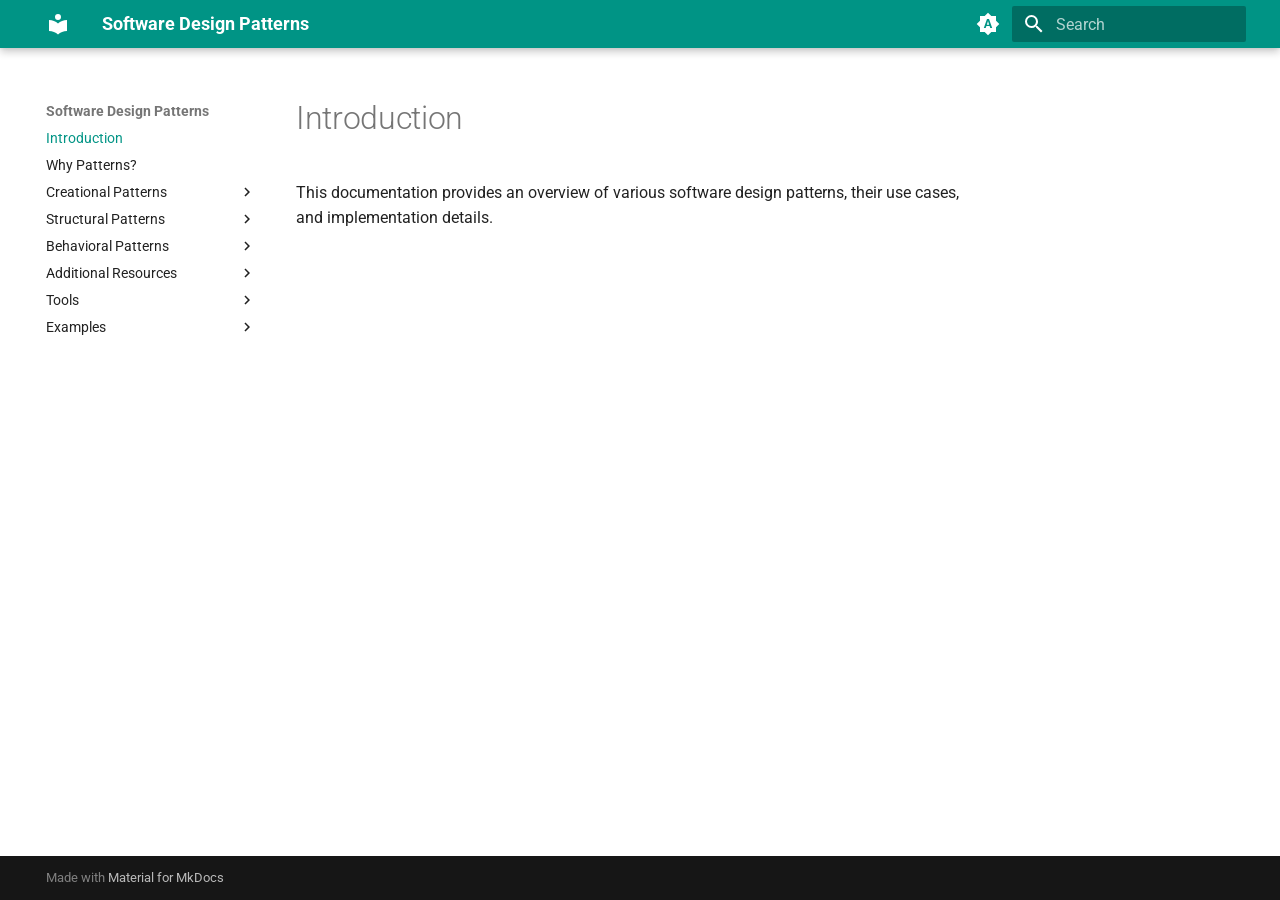
<file: index.html>
<!doctype html>
<html lang="en" class="no-js">
  <head>
    
      <meta charset="utf-8">
      <meta name="viewport" content="width=device-width,initial-scale=1">
      
      
      
        <link rel="canonical" href="http://patterns.zayedbinhasan.me/">
      
      
      
        <link rel="next" href="why_patterns/">
      
      
      <link rel="icon" href="assets/images/favicon.png">
      <meta name="generator" content="mkdocs-1.6.1, mkdocs-material-9.6.11">
    
    
      
        <title>Software Design Patterns</title>
      
    
    
      <link rel="stylesheet" href="assets/stylesheets/main.4af4bdda.min.css">
      
        
        <link rel="stylesheet" href="assets/stylesheets/palette.06af60db.min.css">
      
      


    
    
      
    
    
      
        
        
        <link rel="preconnect" href="https://fonts.gstatic.com" crossorigin>
        <link rel="stylesheet" href="https://fonts.googleapis.com/css?family=Roboto:300,300i,400,400i,700,700i%7CRoboto+Mono:400,400i,700,700i&display=fallback">
        <style>:root{--md-text-font:"Roboto";--md-code-font:"Roboto Mono"}</style>
      
    
    
      <link rel="stylesheet" href="stylesheets/extra.css">
    
    <script>__md_scope=new URL(".",location),__md_hash=e=>[...e].reduce(((e,_)=>(e<<5)-e+_.charCodeAt(0)),0),__md_get=(e,_=localStorage,t=__md_scope)=>JSON.parse(_.getItem(t.pathname+"."+e)),__md_set=(e,_,t=localStorage,a=__md_scope)=>{try{t.setItem(a.pathname+"."+e,JSON.stringify(_))}catch(e){}}</script>
    
      

    
    
    
  </head>
  
  
    
    
      
    
    
    
    
    <body dir="ltr" data-md-color-scheme="default" data-md-color-primary="indigo" data-md-color-accent="indigo">
  
    
    <input class="md-toggle" data-md-toggle="drawer" type="checkbox" id="__drawer" autocomplete="off">
    <input class="md-toggle" data-md-toggle="search" type="checkbox" id="__search" autocomplete="off">
    <label class="md-overlay" for="__drawer"></label>
    <div data-md-component="skip">
      
        
        <a href="#introduction" class="md-skip">
          Skip to content
        </a>
      
    </div>
    <div data-md-component="announce">
      
    </div>
    
    
      

  

<header class="md-header md-header--shadow" data-md-component="header">
  <nav class="md-header__inner md-grid" aria-label="Header">
    <a href="." title="Software Design Patterns" class="md-header__button md-logo" aria-label="Software Design Patterns" data-md-component="logo">
      
  
  <svg xmlns="http://www.w3.org/2000/svg" viewBox="0 0 24 24"><path d="M12 8a3 3 0 0 0 3-3 3 3 0 0 0-3-3 3 3 0 0 0-3 3 3 3 0 0 0 3 3m0 3.54C9.64 9.35 6.5 8 3 8v11c3.5 0 6.64 1.35 9 3.54 2.36-2.19 5.5-3.54 9-3.54V8c-3.5 0-6.64 1.35-9 3.54"/></svg>

    </a>
    <label class="md-header__button md-icon" for="__drawer">
      
      <svg xmlns="http://www.w3.org/2000/svg" viewBox="0 0 24 24"><path d="M3 6h18v2H3zm0 5h18v2H3zm0 5h18v2H3z"/></svg>
    </label>
    <div class="md-header__title" data-md-component="header-title">
      <div class="md-header__ellipsis">
        <div class="md-header__topic">
          <span class="md-ellipsis">
            Software Design Patterns
          </span>
        </div>
        <div class="md-header__topic" data-md-component="header-topic">
          <span class="md-ellipsis">
            
              Introduction
            
          </span>
        </div>
      </div>
    </div>
    
      
        <form class="md-header__option" data-md-component="palette">
  
    
    
    
    <input class="md-option" data-md-color-media="(prefers-color-scheme)" data-md-color-scheme="default" data-md-color-primary="indigo" data-md-color-accent="indigo"  aria-label="Switch to light mode"  type="radio" name="__palette" id="__palette_0">
    
      <label class="md-header__button md-icon" title="Switch to light mode" for="__palette_1" hidden>
        <svg xmlns="http://www.w3.org/2000/svg" viewBox="0 0 24 24"><path d="m14.3 16-.7-2h-3.2l-.7 2H7.8L11 7h2l3.2 9zM20 8.69V4h-4.69L12 .69 8.69 4H4v4.69L.69 12 4 15.31V20h4.69L12 23.31 15.31 20H20v-4.69L23.31 12zm-9.15 3.96h2.3L12 9z"/></svg>
      </label>
    
  
    
    
    
    <input class="md-option" data-md-color-media="(prefers-color-scheme: light)" data-md-color-scheme="default" data-md-color-primary="teal" data-md-color-accent="deep-purple"  aria-label="Switch to dark mode"  type="radio" name="__palette" id="__palette_1">
    
      <label class="md-header__button md-icon" title="Switch to dark mode" for="__palette_2" hidden>
        <svg xmlns="http://www.w3.org/2000/svg" viewBox="0 0 24 24"><path d="M12 8a4 4 0 0 0-4 4 4 4 0 0 0 4 4 4 4 0 0 0 4-4 4 4 0 0 0-4-4m0 10a6 6 0 0 1-6-6 6 6 0 0 1 6-6 6 6 0 0 1 6 6 6 6 0 0 1-6 6m8-9.31V4h-4.69L12 .69 8.69 4H4v4.69L.69 12 4 15.31V20h4.69L12 23.31 15.31 20H20v-4.69L23.31 12z"/></svg>
      </label>
    
  
    
    
    
    <input class="md-option" data-md-color-media="(prefers-color-scheme: dark)" data-md-color-scheme="slate" data-md-color-primary="black" data-md-color-accent="deep-purple"  aria-label="Switch to system preference"  type="radio" name="__palette" id="__palette_2">
    
      <label class="md-header__button md-icon" title="Switch to system preference" for="__palette_0" hidden>
        <svg xmlns="http://www.w3.org/2000/svg" viewBox="0 0 24 24"><path d="M12 18c-.89 0-1.74-.2-2.5-.55C11.56 16.5 13 14.42 13 12s-1.44-4.5-3.5-5.45C10.26 6.2 11.11 6 12 6a6 6 0 0 1 6 6 6 6 0 0 1-6 6m8-9.31V4h-4.69L12 .69 8.69 4H4v4.69L.69 12 4 15.31V20h4.69L12 23.31 15.31 20H20v-4.69L23.31 12z"/></svg>
      </label>
    
  
</form>
      
    
    
      <script>var palette=__md_get("__palette");if(palette&&palette.color){if("(prefers-color-scheme)"===palette.color.media){var media=matchMedia("(prefers-color-scheme: light)"),input=document.querySelector(media.matches?"[data-md-color-media='(prefers-color-scheme: light)']":"[data-md-color-media='(prefers-color-scheme: dark)']");palette.color.media=input.getAttribute("data-md-color-media"),palette.color.scheme=input.getAttribute("data-md-color-scheme"),palette.color.primary=input.getAttribute("data-md-color-primary"),palette.color.accent=input.getAttribute("data-md-color-accent")}for(var[key,value]of Object.entries(palette.color))document.body.setAttribute("data-md-color-"+key,value)}</script>
    
    
    
      
      
        <label class="md-header__button md-icon" for="__search">
          
          <svg xmlns="http://www.w3.org/2000/svg" viewBox="0 0 24 24"><path d="M9.5 3A6.5 6.5 0 0 1 16 9.5c0 1.61-.59 3.09-1.56 4.23l.27.27h.79l5 5-1.5 1.5-5-5v-.79l-.27-.27A6.52 6.52 0 0 1 9.5 16 6.5 6.5 0 0 1 3 9.5 6.5 6.5 0 0 1 9.5 3m0 2C7 5 5 7 5 9.5S7 14 9.5 14 14 12 14 9.5 12 5 9.5 5"/></svg>
        </label>
        <div class="md-search" data-md-component="search" role="dialog">
  <label class="md-search__overlay" for="__search"></label>
  <div class="md-search__inner" role="search">
    <form class="md-search__form" name="search">
      <input type="text" class="md-search__input" name="query" aria-label="Search" placeholder="Search" autocapitalize="off" autocorrect="off" autocomplete="off" spellcheck="false" data-md-component="search-query" required>
      <label class="md-search__icon md-icon" for="__search">
        
        <svg xmlns="http://www.w3.org/2000/svg" viewBox="0 0 24 24"><path d="M9.5 3A6.5 6.5 0 0 1 16 9.5c0 1.61-.59 3.09-1.56 4.23l.27.27h.79l5 5-1.5 1.5-5-5v-.79l-.27-.27A6.52 6.52 0 0 1 9.5 16 6.5 6.5 0 0 1 3 9.5 6.5 6.5 0 0 1 9.5 3m0 2C7 5 5 7 5 9.5S7 14 9.5 14 14 12 14 9.5 12 5 9.5 5"/></svg>
        
        <svg xmlns="http://www.w3.org/2000/svg" viewBox="0 0 24 24"><path d="M20 11v2H8l5.5 5.5-1.42 1.42L4.16 12l7.92-7.92L13.5 5.5 8 11z"/></svg>
      </label>
      <nav class="md-search__options" aria-label="Search">
        
        <button type="reset" class="md-search__icon md-icon" title="Clear" aria-label="Clear" tabindex="-1">
          
          <svg xmlns="http://www.w3.org/2000/svg" viewBox="0 0 24 24"><path d="M19 6.41 17.59 5 12 10.59 6.41 5 5 6.41 10.59 12 5 17.59 6.41 19 12 13.41 17.59 19 19 17.59 13.41 12z"/></svg>
        </button>
      </nav>
      
    </form>
    <div class="md-search__output">
      <div class="md-search__scrollwrap" tabindex="0" data-md-scrollfix>
        <div class="md-search-result" data-md-component="search-result">
          <div class="md-search-result__meta">
            Initializing search
          </div>
          <ol class="md-search-result__list" role="presentation"></ol>
        </div>
      </div>
    </div>
  </div>
</div>
      
    
    
  </nav>
  
</header>
    
    <div class="md-container" data-md-component="container">
      
      
        
          
        
      
      <main class="md-main" data-md-component="main">
        <div class="md-main__inner md-grid">
          
            
              
              <div class="md-sidebar md-sidebar--primary" data-md-component="sidebar" data-md-type="navigation" >
                <div class="md-sidebar__scrollwrap">
                  <div class="md-sidebar__inner">
                    



<nav class="md-nav md-nav--primary" aria-label="Navigation" data-md-level="0">
  <label class="md-nav__title" for="__drawer">
    <a href="." title="Software Design Patterns" class="md-nav__button md-logo" aria-label="Software Design Patterns" data-md-component="logo">
      
  
  <svg xmlns="http://www.w3.org/2000/svg" viewBox="0 0 24 24"><path d="M12 8a3 3 0 0 0 3-3 3 3 0 0 0-3-3 3 3 0 0 0-3 3 3 3 0 0 0 3 3m0 3.54C9.64 9.35 6.5 8 3 8v11c3.5 0 6.64 1.35 9 3.54 2.36-2.19 5.5-3.54 9-3.54V8c-3.5 0-6.64 1.35-9 3.54"/></svg>

    </a>
    Software Design Patterns
  </label>
  
  <ul class="md-nav__list" data-md-scrollfix>
    
      
      
  
  
    
  
  
  
    <li class="md-nav__item md-nav__item--active">
      
      <input class="md-nav__toggle md-toggle" type="checkbox" id="__toc">
      
      
        
      
      
      <a href="." class="md-nav__link md-nav__link--active">
        
  
  
  <span class="md-ellipsis">
    Introduction
    
  </span>
  

      </a>
      
    </li>
  

    
      
      
  
  
  
  
    <li class="md-nav__item">
      <a href="why_patterns/" class="md-nav__link">
        
  
  
  <span class="md-ellipsis">
    Why Patterns?
    
  </span>
  

      </a>
    </li>
  

    
      
      
  
  
  
  
    
    
    
    
    
    <li class="md-nav__item md-nav__item--nested">
      
        
        
        <input class="md-nav__toggle md-toggle " type="checkbox" id="__nav_3" >
        
          
          <label class="md-nav__link" for="__nav_3" id="__nav_3_label" tabindex="0">
            
  
  
  <span class="md-ellipsis">
    Creational Patterns
    
  </span>
  

            <span class="md-nav__icon md-icon"></span>
          </label>
        
        <nav class="md-nav" data-md-level="1" aria-labelledby="__nav_3_label" aria-expanded="false">
          <label class="md-nav__title" for="__nav_3">
            <span class="md-nav__icon md-icon"></span>
            Creational Patterns
          </label>
          <ul class="md-nav__list" data-md-scrollfix>
            
              
                
  
  
  
  
    <li class="md-nav__item">
      <a href="creational_patterns/abstract_factory/" class="md-nav__link">
        
  
  
  <span class="md-ellipsis">
    Abstract Factory
    
  </span>
  

      </a>
    </li>
  

              
            
              
                
  
  
  
  
    <li class="md-nav__item">
      <a href="creational_patterns/builder/" class="md-nav__link">
        
  
  
  <span class="md-ellipsis">
    Builder
    
  </span>
  

      </a>
    </li>
  

              
            
              
                
  
  
  
  
    <li class="md-nav__item">
      <a href="creational_patterns/factory_method/" class="md-nav__link">
        
  
  
  <span class="md-ellipsis">
    Factory Method
    
  </span>
  

      </a>
    </li>
  

              
            
              
                
  
  
  
  
    <li class="md-nav__item">
      <a href="creational_patterns/prototype/" class="md-nav__link">
        
  
  
  <span class="md-ellipsis">
    Prototype
    
  </span>
  

      </a>
    </li>
  

              
            
              
                
  
  
  
  
    <li class="md-nav__item">
      <a href="creational_patterns/singleton/" class="md-nav__link">
        
  
  
  <span class="md-ellipsis">
    Singleton
    
  </span>
  

      </a>
    </li>
  

              
            
          </ul>
        </nav>
      
    </li>
  

    
      
      
  
  
  
  
    
    
    
    
    
    <li class="md-nav__item md-nav__item--nested">
      
        
        
        <input class="md-nav__toggle md-toggle " type="checkbox" id="__nav_4" >
        
          
          <label class="md-nav__link" for="__nav_4" id="__nav_4_label" tabindex="0">
            
  
  
  <span class="md-ellipsis">
    Structural Patterns
    
  </span>
  

            <span class="md-nav__icon md-icon"></span>
          </label>
        
        <nav class="md-nav" data-md-level="1" aria-labelledby="__nav_4_label" aria-expanded="false">
          <label class="md-nav__title" for="__nav_4">
            <span class="md-nav__icon md-icon"></span>
            Structural Patterns
          </label>
          <ul class="md-nav__list" data-md-scrollfix>
            
              
                
  
  
  
  
    <li class="md-nav__item">
      <a href="structural_patterns/adapter.md" class="md-nav__link">
        
  
  
  <span class="md-ellipsis">
    Adapter
    
  </span>
  

      </a>
    </li>
  

              
            
              
                
  
  
  
  
    <li class="md-nav__item">
      <a href="structural_patterns/bridge.md" class="md-nav__link">
        
  
  
  <span class="md-ellipsis">
    Bridge
    
  </span>
  

      </a>
    </li>
  

              
            
              
                
  
  
  
  
    <li class="md-nav__item">
      <a href="structural_patterns/composite.md" class="md-nav__link">
        
  
  
  <span class="md-ellipsis">
    Composite
    
  </span>
  

      </a>
    </li>
  

              
            
              
                
  
  
  
  
    <li class="md-nav__item">
      <a href="structural_patterns/decorator.md" class="md-nav__link">
        
  
  
  <span class="md-ellipsis">
    Decorator
    
  </span>
  

      </a>
    </li>
  

              
            
              
                
  
  
  
  
    <li class="md-nav__item">
      <a href="structural_patterns/facade.md" class="md-nav__link">
        
  
  
  <span class="md-ellipsis">
    Facade
    
  </span>
  

      </a>
    </li>
  

              
            
              
                
  
  
  
  
    <li class="md-nav__item">
      <a href="structural_patterns/flyweight.md" class="md-nav__link">
        
  
  
  <span class="md-ellipsis">
    Flyweight
    
  </span>
  

      </a>
    </li>
  

              
            
              
                
  
  
  
  
    <li class="md-nav__item">
      <a href="structural_patterns/proxy.md" class="md-nav__link">
        
  
  
  <span class="md-ellipsis">
    Proxy
    
  </span>
  

      </a>
    </li>
  

              
            
          </ul>
        </nav>
      
    </li>
  

    
      
      
  
  
  
  
    
    
    
    
    
    <li class="md-nav__item md-nav__item--nested">
      
        
        
        <input class="md-nav__toggle md-toggle " type="checkbox" id="__nav_5" >
        
          
          <label class="md-nav__link" for="__nav_5" id="__nav_5_label" tabindex="0">
            
  
  
  <span class="md-ellipsis">
    Behavioral Patterns
    
  </span>
  

            <span class="md-nav__icon md-icon"></span>
          </label>
        
        <nav class="md-nav" data-md-level="1" aria-labelledby="__nav_5_label" aria-expanded="false">
          <label class="md-nav__title" for="__nav_5">
            <span class="md-nav__icon md-icon"></span>
            Behavioral Patterns
          </label>
          <ul class="md-nav__list" data-md-scrollfix>
            
              
                
  
  
  
  
    <li class="md-nav__item">
      <a href="behavioral_patterns/chain_of_responsibility.md" class="md-nav__link">
        
  
  
  <span class="md-ellipsis">
    Chain of Responsibility
    
  </span>
  

      </a>
    </li>
  

              
            
              
                
  
  
  
  
    <li class="md-nav__item">
      <a href="behavioral_patterns/command.md" class="md-nav__link">
        
  
  
  <span class="md-ellipsis">
    Command
    
  </span>
  

      </a>
    </li>
  

              
            
              
                
  
  
  
  
    <li class="md-nav__item">
      <a href="behavioral_patterns/iterator.md" class="md-nav__link">
        
  
  
  <span class="md-ellipsis">
    Iterator
    
  </span>
  

      </a>
    </li>
  

              
            
              
                
  
  
  
  
    <li class="md-nav__item">
      <a href="behavioral_patterns/interpreter.md" class="md-nav__link">
        
  
  
  <span class="md-ellipsis">
    Interpreter
    
  </span>
  

      </a>
    </li>
  

              
            
              
                
  
  
  
  
    <li class="md-nav__item">
      <a href="behavioral_patterns/mediator.md" class="md-nav__link">
        
  
  
  <span class="md-ellipsis">
    Mediator
    
  </span>
  

      </a>
    </li>
  

              
            
              
                
  
  
  
  
    <li class="md-nav__item">
      <a href="behavioral_patterns/memento.md" class="md-nav__link">
        
  
  
  <span class="md-ellipsis">
    Memento
    
  </span>
  

      </a>
    </li>
  

              
            
              
                
  
  
  
  
    <li class="md-nav__item">
      <a href="behavioral_patterns/observer.md" class="md-nav__link">
        
  
  
  <span class="md-ellipsis">
    Observer
    
  </span>
  

      </a>
    </li>
  

              
            
              
                
  
  
  
  
    <li class="md-nav__item">
      <a href="behavioral_patterns/state.md" class="md-nav__link">
        
  
  
  <span class="md-ellipsis">
    State
    
  </span>
  

      </a>
    </li>
  

              
            
              
                
  
  
  
  
    <li class="md-nav__item">
      <a href="behavioral_patterns/strategy.md" class="md-nav__link">
        
  
  
  <span class="md-ellipsis">
    Strategy
    
  </span>
  

      </a>
    </li>
  

              
            
              
                
  
  
  
  
    <li class="md-nav__item">
      <a href="behavioral_patterns/template_method.md" class="md-nav__link">
        
  
  
  <span class="md-ellipsis">
    Template Method
    
  </span>
  

      </a>
    </li>
  

              
            
              
                
  
  
  
  
    <li class="md-nav__item">
      <a href="behavioral_patterns/visitor.md" class="md-nav__link">
        
  
  
  <span class="md-ellipsis">
    Visitor
    
  </span>
  

      </a>
    </li>
  

              
            
          </ul>
        </nav>
      
    </li>
  

    
      
      
  
  
  
  
    
    
    
    
    
    <li class="md-nav__item md-nav__item--nested">
      
        
        
        <input class="md-nav__toggle md-toggle " type="checkbox" id="__nav_6" >
        
          
          <label class="md-nav__link" for="__nav_6" id="__nav_6_label" tabindex="0">
            
  
  
  <span class="md-ellipsis">
    Additional Resources
    
  </span>
  

            <span class="md-nav__icon md-icon"></span>
          </label>
        
        <nav class="md-nav" data-md-level="1" aria-labelledby="__nav_6_label" aria-expanded="false">
          <label class="md-nav__title" for="__nav_6">
            <span class="md-nav__icon md-icon"></span>
            Additional Resources
          </label>
          <ul class="md-nav__list" data-md-scrollfix>
            
              
                
  
  
  
  
    <li class="md-nav__item">
      <a href="additional_resources/books.md" class="md-nav__link">
        
  
  
  <span class="md-ellipsis">
    Books
    
  </span>
  

      </a>
    </li>
  

              
            
              
                
  
  
  
  
    <li class="md-nav__item">
      <a href="additional_resources/articles.md" class="md-nav__link">
        
  
  
  <span class="md-ellipsis">
    Articles
    
  </span>
  

      </a>
    </li>
  

              
            
              
                
  
  
  
  
    <li class="md-nav__item">
      <a href="additional_resources/videos.md" class="md-nav__link">
        
  
  
  <span class="md-ellipsis">
    Videos
    
  </span>
  

      </a>
    </li>
  

              
            
          </ul>
        </nav>
      
    </li>
  

    
      
      
  
  
  
  
    
    
    
    
    
    <li class="md-nav__item md-nav__item--nested">
      
        
        
        <input class="md-nav__toggle md-toggle " type="checkbox" id="__nav_7" >
        
          
          <label class="md-nav__link" for="__nav_7" id="__nav_7_label" tabindex="0">
            
  
  
  <span class="md-ellipsis">
    Tools
    
  </span>
  

            <span class="md-nav__icon md-icon"></span>
          </label>
        
        <nav class="md-nav" data-md-level="1" aria-labelledby="__nav_7_label" aria-expanded="false">
          <label class="md-nav__title" for="__nav_7">
            <span class="md-nav__icon md-icon"></span>
            Tools
          </label>
          <ul class="md-nav__list" data-md-scrollfix>
            
              
                
  
  
  
  
    <li class="md-nav__item">
      <a href="tools/uml_diagrams.md" class="md-nav__link">
        
  
  
  <span class="md-ellipsis">
    UML Diagrams
    
  </span>
  

      </a>
    </li>
  

              
            
              
                
  
  
  
  
    <li class="md-nav__item">
      <a href="tools/design_pattern_generators.md" class="md-nav__link">
        
  
  
  <span class="md-ellipsis">
    Design Pattern Generators
    
  </span>
  

      </a>
    </li>
  

              
            
              
                
  
  
  
  
    <li class="md-nav__item">
      <a href="tools/code_snippets.md" class="md-nav__link">
        
  
  
  <span class="md-ellipsis">
    Code Snippets
    
  </span>
  

      </a>
    </li>
  

              
            
              
                
  
  
  
  
    <li class="md-nav__item">
      <a href="tools/ide_plugins.md" class="md-nav__link">
        
  
  
  <span class="md-ellipsis">
    IDE Plugins
    
  </span>
  

      </a>
    </li>
  

              
            
              
                
  
  
  
  
    <li class="md-nav__item">
      <a href="tools/online_resources.md" class="md-nav__link">
        
  
  
  <span class="md-ellipsis">
    Online Resources
    
  </span>
  

      </a>
    </li>
  

              
            
          </ul>
        </nav>
      
    </li>
  

    
      
      
  
  
  
  
    
    
    
    
    
    <li class="md-nav__item md-nav__item--nested">
      
        
        
        <input class="md-nav__toggle md-toggle " type="checkbox" id="__nav_8" >
        
          
          <label class="md-nav__link" for="__nav_8" id="__nav_8_label" tabindex="0">
            
  
  
  <span class="md-ellipsis">
    Examples
    
  </span>
  

            <span class="md-nav__icon md-icon"></span>
          </label>
        
        <nav class="md-nav" data-md-level="1" aria-labelledby="__nav_8_label" aria-expanded="false">
          <label class="md-nav__title" for="__nav_8">
            <span class="md-nav__icon md-icon"></span>
            Examples
          </label>
          <ul class="md-nav__list" data-md-scrollfix>
            
              
                
  
  
  
  
    <li class="md-nav__item">
      <a href="examples/java.md" class="md-nav__link">
        
  
  
  <span class="md-ellipsis">
    Java
    
  </span>
  

      </a>
    </li>
  

              
            
              
                
  
  
  
  
    <li class="md-nav__item">
      <a href="examples/python.md" class="md-nav__link">
        
  
  
  <span class="md-ellipsis">
    Python
    
  </span>
  

      </a>
    </li>
  

              
            
              
                
  
  
  
  
    <li class="md-nav__item">
      <a href="examples/c++.md" class="md-nav__link">
        
  
  
  <span class="md-ellipsis">
    C++
    
  </span>
  

      </a>
    </li>
  

              
            
              
                
  
  
  
  
    <li class="md-nav__item">
      <a href="examples/javascript.md" class="md-nav__link">
        
  
  
  <span class="md-ellipsis">
    JavaScript
    
  </span>
  

      </a>
    </li>
  

              
            
              
                
  
  
  
  
    <li class="md-nav__item">
      <a href="examples/csharp.md" class="md-nav__link">
        
  
  
  <span class="md-ellipsis">
    C#
    
  </span>
  

      </a>
    </li>
  

              
            
          </ul>
        </nav>
      
    </li>
  

    
  </ul>
</nav>
                  </div>
                </div>
              </div>
            
            
              
              <div class="md-sidebar md-sidebar--secondary" data-md-component="sidebar" data-md-type="toc" >
                <div class="md-sidebar__scrollwrap">
                  <div class="md-sidebar__inner">
                    

<nav class="md-nav md-nav--secondary" aria-label="Table of contents">
  
  
  
    
  
  
</nav>
                  </div>
                </div>
              </div>
            
          
          
            <div class="md-content" data-md-component="content">
              <article class="md-content__inner md-typeset">
                
                  



<h1 id="introduction">Introduction</h1>
<p>This documentation provides an overview of various software design patterns, their use cases, and implementation details.</p>












                
              </article>
            </div>
          
          
<script>var target=document.getElementById(location.hash.slice(1));target&&target.name&&(target.checked=target.name.startsWith("__tabbed_"))</script>
        </div>
        
      </main>
      
        <footer class="md-footer">
  
  <div class="md-footer-meta md-typeset">
    <div class="md-footer-meta__inner md-grid">
      <div class="md-copyright">
  
  
    Made with
    <a href="https://squidfunk.github.io/mkdocs-material/" target="_blank" rel="noopener">
      Material for MkDocs
    </a>
  
</div>
      
    </div>
  </div>
</footer>
      
    </div>
    <div class="md-dialog" data-md-component="dialog">
      <div class="md-dialog__inner md-typeset"></div>
    </div>
    
    
    
      
      <script id="__config" type="application/json">{"base": ".", "features": ["navigation.instant"], "search": "assets/javascripts/workers/search.f8cc74c7.min.js", "tags": null, "translations": {"clipboard.copied": "Copied to clipboard", "clipboard.copy": "Copy to clipboard", "search.result.more.one": "1 more on this page", "search.result.more.other": "# more on this page", "search.result.none": "No matching documents", "search.result.one": "1 matching document", "search.result.other": "# matching documents", "search.result.placeholder": "Type to start searching", "search.result.term.missing": "Missing", "select.version": "Select version"}, "version": null}</script>
    
    
      <script src="assets/javascripts/bundle.c8b220af.min.js"></script>
      
    
  </body>
</html>
</file>
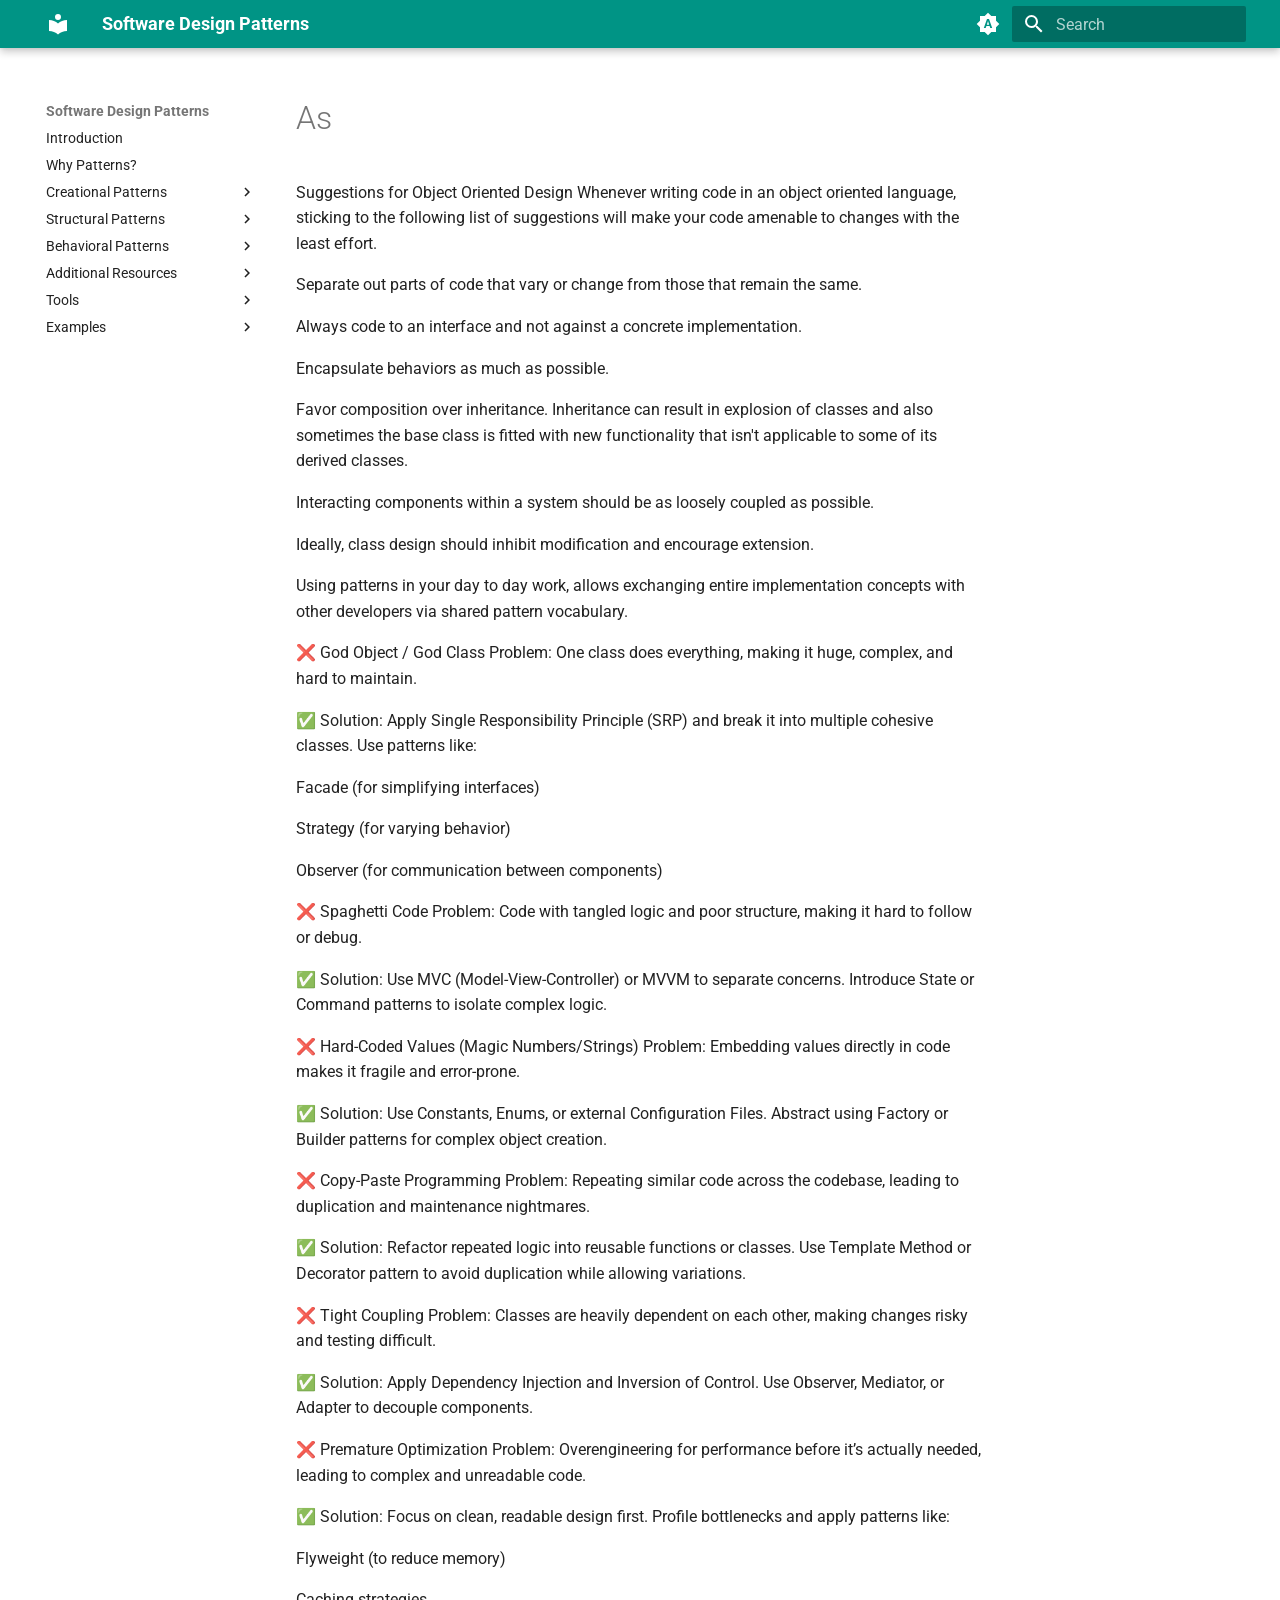
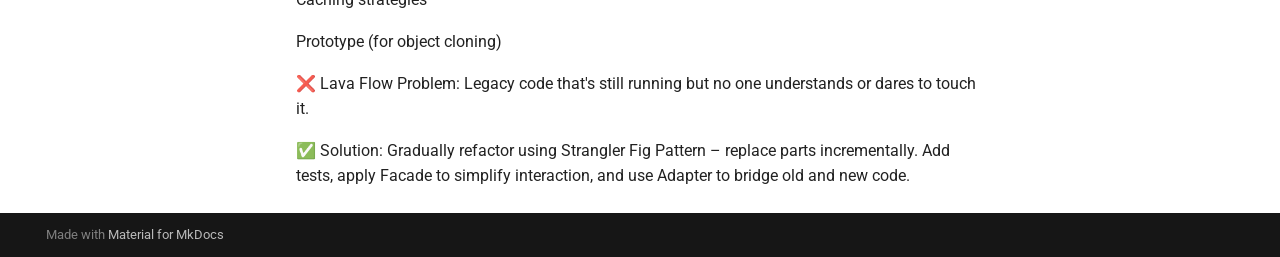
<file: as/index.html>
<!doctype html>
<html lang="en" class="no-js">
  <head>
    
      <meta charset="utf-8">
      <meta name="viewport" content="width=device-width,initial-scale=1">
      
      
      
        <link rel="canonical" href="http://patterns.zayedbinhasan.me/as/">
      
      
      
      
      <link rel="icon" href="../assets/images/favicon.png">
      <meta name="generator" content="mkdocs-1.6.1, mkdocs-material-9.6.11">
    
    
      
        <title>As - Software Design Patterns</title>
      
    
    
      <link rel="stylesheet" href="../assets/stylesheets/main.4af4bdda.min.css">
      
        
        <link rel="stylesheet" href="../assets/stylesheets/palette.06af60db.min.css">
      
      


    
    
      
    
    
      
        
        
        <link rel="preconnect" href="https://fonts.gstatic.com" crossorigin>
        <link rel="stylesheet" href="https://fonts.googleapis.com/css?family=Roboto:300,300i,400,400i,700,700i%7CRoboto+Mono:400,400i,700,700i&display=fallback">
        <style>:root{--md-text-font:"Roboto";--md-code-font:"Roboto Mono"}</style>
      
    
    
      <link rel="stylesheet" href="../stylesheets/extra.css">
    
    <script>__md_scope=new URL("..",location),__md_hash=e=>[...e].reduce(((e,_)=>(e<<5)-e+_.charCodeAt(0)),0),__md_get=(e,_=localStorage,t=__md_scope)=>JSON.parse(_.getItem(t.pathname+"."+e)),__md_set=(e,_,t=localStorage,a=__md_scope)=>{try{t.setItem(a.pathname+"."+e,JSON.stringify(_))}catch(e){}}</script>
    
      

    
    
    
  </head>
  
  
    
    
      
    
    
    
    
    <body dir="ltr" data-md-color-scheme="default" data-md-color-primary="indigo" data-md-color-accent="indigo">
  
    
    <input class="md-toggle" data-md-toggle="drawer" type="checkbox" id="__drawer" autocomplete="off">
    <input class="md-toggle" data-md-toggle="search" type="checkbox" id="__search" autocomplete="off">
    <label class="md-overlay" for="__drawer"></label>
    <div data-md-component="skip">
      
    </div>
    <div data-md-component="announce">
      
    </div>
    
    
      

  

<header class="md-header md-header--shadow" data-md-component="header">
  <nav class="md-header__inner md-grid" aria-label="Header">
    <a href=".." title="Software Design Patterns" class="md-header__button md-logo" aria-label="Software Design Patterns" data-md-component="logo">
      
  
  <svg xmlns="http://www.w3.org/2000/svg" viewBox="0 0 24 24"><path d="M12 8a3 3 0 0 0 3-3 3 3 0 0 0-3-3 3 3 0 0 0-3 3 3 3 0 0 0 3 3m0 3.54C9.64 9.35 6.5 8 3 8v11c3.5 0 6.64 1.35 9 3.54 2.36-2.19 5.5-3.54 9-3.54V8c-3.5 0-6.64 1.35-9 3.54"/></svg>

    </a>
    <label class="md-header__button md-icon" for="__drawer">
      
      <svg xmlns="http://www.w3.org/2000/svg" viewBox="0 0 24 24"><path d="M3 6h18v2H3zm0 5h18v2H3zm0 5h18v2H3z"/></svg>
    </label>
    <div class="md-header__title" data-md-component="header-title">
      <div class="md-header__ellipsis">
        <div class="md-header__topic">
          <span class="md-ellipsis">
            Software Design Patterns
          </span>
        </div>
        <div class="md-header__topic" data-md-component="header-topic">
          <span class="md-ellipsis">
            
              As
            
          </span>
        </div>
      </div>
    </div>
    
      
        <form class="md-header__option" data-md-component="palette">
  
    
    
    
    <input class="md-option" data-md-color-media="(prefers-color-scheme)" data-md-color-scheme="default" data-md-color-primary="indigo" data-md-color-accent="indigo"  aria-label="Switch to light mode"  type="radio" name="__palette" id="__palette_0">
    
      <label class="md-header__button md-icon" title="Switch to light mode" for="__palette_1" hidden>
        <svg xmlns="http://www.w3.org/2000/svg" viewBox="0 0 24 24"><path d="m14.3 16-.7-2h-3.2l-.7 2H7.8L11 7h2l3.2 9zM20 8.69V4h-4.69L12 .69 8.69 4H4v4.69L.69 12 4 15.31V20h4.69L12 23.31 15.31 20H20v-4.69L23.31 12zm-9.15 3.96h2.3L12 9z"/></svg>
      </label>
    
  
    
    
    
    <input class="md-option" data-md-color-media="(prefers-color-scheme: light)" data-md-color-scheme="default" data-md-color-primary="teal" data-md-color-accent="deep-purple"  aria-label="Switch to dark mode"  type="radio" name="__palette" id="__palette_1">
    
      <label class="md-header__button md-icon" title="Switch to dark mode" for="__palette_2" hidden>
        <svg xmlns="http://www.w3.org/2000/svg" viewBox="0 0 24 24"><path d="M12 8a4 4 0 0 0-4 4 4 4 0 0 0 4 4 4 4 0 0 0 4-4 4 4 0 0 0-4-4m0 10a6 6 0 0 1-6-6 6 6 0 0 1 6-6 6 6 0 0 1 6 6 6 6 0 0 1-6 6m8-9.31V4h-4.69L12 .69 8.69 4H4v4.69L.69 12 4 15.31V20h4.69L12 23.31 15.31 20H20v-4.69L23.31 12z"/></svg>
      </label>
    
  
    
    
    
    <input class="md-option" data-md-color-media="(prefers-color-scheme: dark)" data-md-color-scheme="slate" data-md-color-primary="black" data-md-color-accent="deep-purple"  aria-label="Switch to system preference"  type="radio" name="__palette" id="__palette_2">
    
      <label class="md-header__button md-icon" title="Switch to system preference" for="__palette_0" hidden>
        <svg xmlns="http://www.w3.org/2000/svg" viewBox="0 0 24 24"><path d="M12 18c-.89 0-1.74-.2-2.5-.55C11.56 16.5 13 14.42 13 12s-1.44-4.5-3.5-5.45C10.26 6.2 11.11 6 12 6a6 6 0 0 1 6 6 6 6 0 0 1-6 6m8-9.31V4h-4.69L12 .69 8.69 4H4v4.69L.69 12 4 15.31V20h4.69L12 23.31 15.31 20H20v-4.69L23.31 12z"/></svg>
      </label>
    
  
</form>
      
    
    
      <script>var palette=__md_get("__palette");if(palette&&palette.color){if("(prefers-color-scheme)"===palette.color.media){var media=matchMedia("(prefers-color-scheme: light)"),input=document.querySelector(media.matches?"[data-md-color-media='(prefers-color-scheme: light)']":"[data-md-color-media='(prefers-color-scheme: dark)']");palette.color.media=input.getAttribute("data-md-color-media"),palette.color.scheme=input.getAttribute("data-md-color-scheme"),palette.color.primary=input.getAttribute("data-md-color-primary"),palette.color.accent=input.getAttribute("data-md-color-accent")}for(var[key,value]of Object.entries(palette.color))document.body.setAttribute("data-md-color-"+key,value)}</script>
    
    
    
      
      
        <label class="md-header__button md-icon" for="__search">
          
          <svg xmlns="http://www.w3.org/2000/svg" viewBox="0 0 24 24"><path d="M9.5 3A6.5 6.5 0 0 1 16 9.5c0 1.61-.59 3.09-1.56 4.23l.27.27h.79l5 5-1.5 1.5-5-5v-.79l-.27-.27A6.52 6.52 0 0 1 9.5 16 6.5 6.5 0 0 1 3 9.5 6.5 6.5 0 0 1 9.5 3m0 2C7 5 5 7 5 9.5S7 14 9.5 14 14 12 14 9.5 12 5 9.5 5"/></svg>
        </label>
        <div class="md-search" data-md-component="search" role="dialog">
  <label class="md-search__overlay" for="__search"></label>
  <div class="md-search__inner" role="search">
    <form class="md-search__form" name="search">
      <input type="text" class="md-search__input" name="query" aria-label="Search" placeholder="Search" autocapitalize="off" autocorrect="off" autocomplete="off" spellcheck="false" data-md-component="search-query" required>
      <label class="md-search__icon md-icon" for="__search">
        
        <svg xmlns="http://www.w3.org/2000/svg" viewBox="0 0 24 24"><path d="M9.5 3A6.5 6.5 0 0 1 16 9.5c0 1.61-.59 3.09-1.56 4.23l.27.27h.79l5 5-1.5 1.5-5-5v-.79l-.27-.27A6.52 6.52 0 0 1 9.5 16 6.5 6.5 0 0 1 3 9.5 6.5 6.5 0 0 1 9.5 3m0 2C7 5 5 7 5 9.5S7 14 9.5 14 14 12 14 9.5 12 5 9.5 5"/></svg>
        
        <svg xmlns="http://www.w3.org/2000/svg" viewBox="0 0 24 24"><path d="M20 11v2H8l5.5 5.5-1.42 1.42L4.16 12l7.92-7.92L13.5 5.5 8 11z"/></svg>
      </label>
      <nav class="md-search__options" aria-label="Search">
        
        <button type="reset" class="md-search__icon md-icon" title="Clear" aria-label="Clear" tabindex="-1">
          
          <svg xmlns="http://www.w3.org/2000/svg" viewBox="0 0 24 24"><path d="M19 6.41 17.59 5 12 10.59 6.41 5 5 6.41 10.59 12 5 17.59 6.41 19 12 13.41 17.59 19 19 17.59 13.41 12z"/></svg>
        </button>
      </nav>
      
    </form>
    <div class="md-search__output">
      <div class="md-search__scrollwrap" tabindex="0" data-md-scrollfix>
        <div class="md-search-result" data-md-component="search-result">
          <div class="md-search-result__meta">
            Initializing search
          </div>
          <ol class="md-search-result__list" role="presentation"></ol>
        </div>
      </div>
    </div>
  </div>
</div>
      
    
    
  </nav>
  
</header>
    
    <div class="md-container" data-md-component="container">
      
      
        
          
        
      
      <main class="md-main" data-md-component="main">
        <div class="md-main__inner md-grid">
          
            
              
              <div class="md-sidebar md-sidebar--primary" data-md-component="sidebar" data-md-type="navigation" >
                <div class="md-sidebar__scrollwrap">
                  <div class="md-sidebar__inner">
                    



<nav class="md-nav md-nav--primary" aria-label="Navigation" data-md-level="0">
  <label class="md-nav__title" for="__drawer">
    <a href=".." title="Software Design Patterns" class="md-nav__button md-logo" aria-label="Software Design Patterns" data-md-component="logo">
      
  
  <svg xmlns="http://www.w3.org/2000/svg" viewBox="0 0 24 24"><path d="M12 8a3 3 0 0 0 3-3 3 3 0 0 0-3-3 3 3 0 0 0-3 3 3 3 0 0 0 3 3m0 3.54C9.64 9.35 6.5 8 3 8v11c3.5 0 6.64 1.35 9 3.54 2.36-2.19 5.5-3.54 9-3.54V8c-3.5 0-6.64 1.35-9 3.54"/></svg>

    </a>
    Software Design Patterns
  </label>
  
  <ul class="md-nav__list" data-md-scrollfix>
    
      
      
  
  
  
  
    <li class="md-nav__item">
      <a href=".." class="md-nav__link">
        
  
  
  <span class="md-ellipsis">
    Introduction
    
  </span>
  

      </a>
    </li>
  

    
      
      
  
  
  
  
    <li class="md-nav__item">
      <a href="../why_patterns/" class="md-nav__link">
        
  
  
  <span class="md-ellipsis">
    Why Patterns?
    
  </span>
  

      </a>
    </li>
  

    
      
      
  
  
  
  
    
    
    
    
    
    <li class="md-nav__item md-nav__item--nested">
      
        
        
        <input class="md-nav__toggle md-toggle " type="checkbox" id="__nav_3" >
        
          
          <label class="md-nav__link" for="__nav_3" id="__nav_3_label" tabindex="0">
            
  
  
  <span class="md-ellipsis">
    Creational Patterns
    
  </span>
  

            <span class="md-nav__icon md-icon"></span>
          </label>
        
        <nav class="md-nav" data-md-level="1" aria-labelledby="__nav_3_label" aria-expanded="false">
          <label class="md-nav__title" for="__nav_3">
            <span class="md-nav__icon md-icon"></span>
            Creational Patterns
          </label>
          <ul class="md-nav__list" data-md-scrollfix>
            
              
                
  
  
  
  
    <li class="md-nav__item">
      <a href="../creational_patterns/abstract_factory/" class="md-nav__link">
        
  
  
  <span class="md-ellipsis">
    Abstract Factory
    
  </span>
  

      </a>
    </li>
  

              
            
              
                
  
  
  
  
    <li class="md-nav__item">
      <a href="../creational_patterns/builder/" class="md-nav__link">
        
  
  
  <span class="md-ellipsis">
    Builder
    
  </span>
  

      </a>
    </li>
  

              
            
              
                
  
  
  
  
    <li class="md-nav__item">
      <a href="../creational_patterns/factory_method/" class="md-nav__link">
        
  
  
  <span class="md-ellipsis">
    Factory Method
    
  </span>
  

      </a>
    </li>
  

              
            
              
                
  
  
  
  
    <li class="md-nav__item">
      <a href="../creational_patterns/prototype/" class="md-nav__link">
        
  
  
  <span class="md-ellipsis">
    Prototype
    
  </span>
  

      </a>
    </li>
  

              
            
              
                
  
  
  
  
    <li class="md-nav__item">
      <a href="../creational_patterns/singleton/" class="md-nav__link">
        
  
  
  <span class="md-ellipsis">
    Singleton
    
  </span>
  

      </a>
    </li>
  

              
            
          </ul>
        </nav>
      
    </li>
  

    
      
      
  
  
  
  
    
    
    
    
    
    <li class="md-nav__item md-nav__item--nested">
      
        
        
        <input class="md-nav__toggle md-toggle " type="checkbox" id="__nav_4" >
        
          
          <label class="md-nav__link" for="__nav_4" id="__nav_4_label" tabindex="0">
            
  
  
  <span class="md-ellipsis">
    Structural Patterns
    
  </span>
  

            <span class="md-nav__icon md-icon"></span>
          </label>
        
        <nav class="md-nav" data-md-level="1" aria-labelledby="__nav_4_label" aria-expanded="false">
          <label class="md-nav__title" for="__nav_4">
            <span class="md-nav__icon md-icon"></span>
            Structural Patterns
          </label>
          <ul class="md-nav__list" data-md-scrollfix>
            
              
                
  
  
  
  
    <li class="md-nav__item">
      <a href="../structural_patterns/adapter.md" class="md-nav__link">
        
  
  
  <span class="md-ellipsis">
    Adapter
    
  </span>
  

      </a>
    </li>
  

              
            
              
                
  
  
  
  
    <li class="md-nav__item">
      <a href="../structural_patterns/bridge.md" class="md-nav__link">
        
  
  
  <span class="md-ellipsis">
    Bridge
    
  </span>
  

      </a>
    </li>
  

              
            
              
                
  
  
  
  
    <li class="md-nav__item">
      <a href="../structural_patterns/composite.md" class="md-nav__link">
        
  
  
  <span class="md-ellipsis">
    Composite
    
  </span>
  

      </a>
    </li>
  

              
            
              
                
  
  
  
  
    <li class="md-nav__item">
      <a href="../structural_patterns/decorator.md" class="md-nav__link">
        
  
  
  <span class="md-ellipsis">
    Decorator
    
  </span>
  

      </a>
    </li>
  

              
            
              
                
  
  
  
  
    <li class="md-nav__item">
      <a href="../structural_patterns/facade.md" class="md-nav__link">
        
  
  
  <span class="md-ellipsis">
    Facade
    
  </span>
  

      </a>
    </li>
  

              
            
              
                
  
  
  
  
    <li class="md-nav__item">
      <a href="../structural_patterns/flyweight.md" class="md-nav__link">
        
  
  
  <span class="md-ellipsis">
    Flyweight
    
  </span>
  

      </a>
    </li>
  

              
            
              
                
  
  
  
  
    <li class="md-nav__item">
      <a href="../structural_patterns/proxy.md" class="md-nav__link">
        
  
  
  <span class="md-ellipsis">
    Proxy
    
  </span>
  

      </a>
    </li>
  

              
            
          </ul>
        </nav>
      
    </li>
  

    
      
      
  
  
  
  
    
    
    
    
    
    <li class="md-nav__item md-nav__item--nested">
      
        
        
        <input class="md-nav__toggle md-toggle " type="checkbox" id="__nav_5" >
        
          
          <label class="md-nav__link" for="__nav_5" id="__nav_5_label" tabindex="0">
            
  
  
  <span class="md-ellipsis">
    Behavioral Patterns
    
  </span>
  

            <span class="md-nav__icon md-icon"></span>
          </label>
        
        <nav class="md-nav" data-md-level="1" aria-labelledby="__nav_5_label" aria-expanded="false">
          <label class="md-nav__title" for="__nav_5">
            <span class="md-nav__icon md-icon"></span>
            Behavioral Patterns
          </label>
          <ul class="md-nav__list" data-md-scrollfix>
            
              
                
  
  
  
  
    <li class="md-nav__item">
      <a href="../behavioral_patterns/chain_of_responsibility.md" class="md-nav__link">
        
  
  
  <span class="md-ellipsis">
    Chain of Responsibility
    
  </span>
  

      </a>
    </li>
  

              
            
              
                
  
  
  
  
    <li class="md-nav__item">
      <a href="../behavioral_patterns/command.md" class="md-nav__link">
        
  
  
  <span class="md-ellipsis">
    Command
    
  </span>
  

      </a>
    </li>
  

              
            
              
                
  
  
  
  
    <li class="md-nav__item">
      <a href="../behavioral_patterns/iterator.md" class="md-nav__link">
        
  
  
  <span class="md-ellipsis">
    Iterator
    
  </span>
  

      </a>
    </li>
  

              
            
              
                
  
  
  
  
    <li class="md-nav__item">
      <a href="../behavioral_patterns/interpreter.md" class="md-nav__link">
        
  
  
  <span class="md-ellipsis">
    Interpreter
    
  </span>
  

      </a>
    </li>
  

              
            
              
                
  
  
  
  
    <li class="md-nav__item">
      <a href="../behavioral_patterns/mediator.md" class="md-nav__link">
        
  
  
  <span class="md-ellipsis">
    Mediator
    
  </span>
  

      </a>
    </li>
  

              
            
              
                
  
  
  
  
    <li class="md-nav__item">
      <a href="../behavioral_patterns/memento.md" class="md-nav__link">
        
  
  
  <span class="md-ellipsis">
    Memento
    
  </span>
  

      </a>
    </li>
  

              
            
              
                
  
  
  
  
    <li class="md-nav__item">
      <a href="../behavioral_patterns/observer.md" class="md-nav__link">
        
  
  
  <span class="md-ellipsis">
    Observer
    
  </span>
  

      </a>
    </li>
  

              
            
              
                
  
  
  
  
    <li class="md-nav__item">
      <a href="../behavioral_patterns/state.md" class="md-nav__link">
        
  
  
  <span class="md-ellipsis">
    State
    
  </span>
  

      </a>
    </li>
  

              
            
              
                
  
  
  
  
    <li class="md-nav__item">
      <a href="../behavioral_patterns/strategy.md" class="md-nav__link">
        
  
  
  <span class="md-ellipsis">
    Strategy
    
  </span>
  

      </a>
    </li>
  

              
            
              
                
  
  
  
  
    <li class="md-nav__item">
      <a href="../behavioral_patterns/template_method.md" class="md-nav__link">
        
  
  
  <span class="md-ellipsis">
    Template Method
    
  </span>
  

      </a>
    </li>
  

              
            
              
                
  
  
  
  
    <li class="md-nav__item">
      <a href="../behavioral_patterns/visitor.md" class="md-nav__link">
        
  
  
  <span class="md-ellipsis">
    Visitor
    
  </span>
  

      </a>
    </li>
  

              
            
          </ul>
        </nav>
      
    </li>
  

    
      
      
  
  
  
  
    
    
    
    
    
    <li class="md-nav__item md-nav__item--nested">
      
        
        
        <input class="md-nav__toggle md-toggle " type="checkbox" id="__nav_6" >
        
          
          <label class="md-nav__link" for="__nav_6" id="__nav_6_label" tabindex="0">
            
  
  
  <span class="md-ellipsis">
    Additional Resources
    
  </span>
  

            <span class="md-nav__icon md-icon"></span>
          </label>
        
        <nav class="md-nav" data-md-level="1" aria-labelledby="__nav_6_label" aria-expanded="false">
          <label class="md-nav__title" for="__nav_6">
            <span class="md-nav__icon md-icon"></span>
            Additional Resources
          </label>
          <ul class="md-nav__list" data-md-scrollfix>
            
              
                
  
  
  
  
    <li class="md-nav__item">
      <a href="../additional_resources/books.md" class="md-nav__link">
        
  
  
  <span class="md-ellipsis">
    Books
    
  </span>
  

      </a>
    </li>
  

              
            
              
                
  
  
  
  
    <li class="md-nav__item">
      <a href="../additional_resources/articles.md" class="md-nav__link">
        
  
  
  <span class="md-ellipsis">
    Articles
    
  </span>
  

      </a>
    </li>
  

              
            
              
                
  
  
  
  
    <li class="md-nav__item">
      <a href="../additional_resources/videos.md" class="md-nav__link">
        
  
  
  <span class="md-ellipsis">
    Videos
    
  </span>
  

      </a>
    </li>
  

              
            
          </ul>
        </nav>
      
    </li>
  

    
      
      
  
  
  
  
    
    
    
    
    
    <li class="md-nav__item md-nav__item--nested">
      
        
        
        <input class="md-nav__toggle md-toggle " type="checkbox" id="__nav_7" >
        
          
          <label class="md-nav__link" for="__nav_7" id="__nav_7_label" tabindex="0">
            
  
  
  <span class="md-ellipsis">
    Tools
    
  </span>
  

            <span class="md-nav__icon md-icon"></span>
          </label>
        
        <nav class="md-nav" data-md-level="1" aria-labelledby="__nav_7_label" aria-expanded="false">
          <label class="md-nav__title" for="__nav_7">
            <span class="md-nav__icon md-icon"></span>
            Tools
          </label>
          <ul class="md-nav__list" data-md-scrollfix>
            
              
                
  
  
  
  
    <li class="md-nav__item">
      <a href="../tools/uml_diagrams.md" class="md-nav__link">
        
  
  
  <span class="md-ellipsis">
    UML Diagrams
    
  </span>
  

      </a>
    </li>
  

              
            
              
                
  
  
  
  
    <li class="md-nav__item">
      <a href="../tools/design_pattern_generators.md" class="md-nav__link">
        
  
  
  <span class="md-ellipsis">
    Design Pattern Generators
    
  </span>
  

      </a>
    </li>
  

              
            
              
                
  
  
  
  
    <li class="md-nav__item">
      <a href="../tools/code_snippets.md" class="md-nav__link">
        
  
  
  <span class="md-ellipsis">
    Code Snippets
    
  </span>
  

      </a>
    </li>
  

              
            
              
                
  
  
  
  
    <li class="md-nav__item">
      <a href="../tools/ide_plugins.md" class="md-nav__link">
        
  
  
  <span class="md-ellipsis">
    IDE Plugins
    
  </span>
  

      </a>
    </li>
  

              
            
              
                
  
  
  
  
    <li class="md-nav__item">
      <a href="../tools/online_resources.md" class="md-nav__link">
        
  
  
  <span class="md-ellipsis">
    Online Resources
    
  </span>
  

      </a>
    </li>
  

              
            
          </ul>
        </nav>
      
    </li>
  

    
      
      
  
  
  
  
    
    
    
    
    
    <li class="md-nav__item md-nav__item--nested">
      
        
        
        <input class="md-nav__toggle md-toggle " type="checkbox" id="__nav_8" >
        
          
          <label class="md-nav__link" for="__nav_8" id="__nav_8_label" tabindex="0">
            
  
  
  <span class="md-ellipsis">
    Examples
    
  </span>
  

            <span class="md-nav__icon md-icon"></span>
          </label>
        
        <nav class="md-nav" data-md-level="1" aria-labelledby="__nav_8_label" aria-expanded="false">
          <label class="md-nav__title" for="__nav_8">
            <span class="md-nav__icon md-icon"></span>
            Examples
          </label>
          <ul class="md-nav__list" data-md-scrollfix>
            
              
                
  
  
  
  
    <li class="md-nav__item">
      <a href="../examples/java.md" class="md-nav__link">
        
  
  
  <span class="md-ellipsis">
    Java
    
  </span>
  

      </a>
    </li>
  

              
            
              
                
  
  
  
  
    <li class="md-nav__item">
      <a href="../examples/python.md" class="md-nav__link">
        
  
  
  <span class="md-ellipsis">
    Python
    
  </span>
  

      </a>
    </li>
  

              
            
              
                
  
  
  
  
    <li class="md-nav__item">
      <a href="../examples/c++.md" class="md-nav__link">
        
  
  
  <span class="md-ellipsis">
    C++
    
  </span>
  

      </a>
    </li>
  

              
            
              
                
  
  
  
  
    <li class="md-nav__item">
      <a href="../examples/javascript.md" class="md-nav__link">
        
  
  
  <span class="md-ellipsis">
    JavaScript
    
  </span>
  

      </a>
    </li>
  

              
            
              
                
  
  
  
  
    <li class="md-nav__item">
      <a href="../examples/csharp.md" class="md-nav__link">
        
  
  
  <span class="md-ellipsis">
    C#
    
  </span>
  

      </a>
    </li>
  

              
            
          </ul>
        </nav>
      
    </li>
  

    
  </ul>
</nav>
                  </div>
                </div>
              </div>
            
            
              
              <div class="md-sidebar md-sidebar--secondary" data-md-component="sidebar" data-md-type="toc" >
                <div class="md-sidebar__scrollwrap">
                  <div class="md-sidebar__inner">
                    

<nav class="md-nav md-nav--secondary" aria-label="Table of contents">
  
  
  
  
</nav>
                  </div>
                </div>
              </div>
            
          
          
            <div class="md-content" data-md-component="content">
              <article class="md-content__inner md-typeset">
                
                  



  <h1>As</h1>

<p>Suggestions for Object Oriented Design
Whenever writing code in an object oriented language, sticking to the following list of suggestions will make your code amenable to changes with the least effort.</p>
<p>Separate out parts of code that vary or change from those that remain the same.</p>
<p>Always code to an interface and not against a concrete implementation.</p>
<p>Encapsulate behaviors as much as possible.</p>
<p>Favor composition over inheritance. Inheritance can result in explosion of classes and also sometimes the base class is fitted with new functionality that isn't applicable to some of its derived classes.</p>
<p>Interacting components within a system should be as loosely coupled as possible.</p>
<p>Ideally, class design should inhibit modification and encourage extension.</p>
<p>Using patterns in your day to day work, allows exchanging entire implementation concepts with other developers via shared pattern vocabulary.</p>
<p>❌ God Object / God Class
Problem: One class does everything, making it huge, complex, and hard to maintain.</p>
<p>✅ Solution:
Apply Single Responsibility Principle (SRP) and break it into multiple cohesive classes.
Use patterns like:</p>
<p>Facade (for simplifying interfaces)</p>
<p>Strategy (for varying behavior)</p>
<p>Observer (for communication between components)</p>
<p>❌ Spaghetti Code
Problem: Code with tangled logic and poor structure, making it hard to follow or debug.</p>
<p>✅ Solution:
Use MVC (Model-View-Controller) or MVVM to separate concerns.
Introduce State or Command patterns to isolate complex logic.</p>
<p>❌ Hard-Coded Values (Magic Numbers/Strings)
Problem: Embedding values directly in code makes it fragile and error-prone.</p>
<p>✅ Solution:
Use Constants, Enums, or external Configuration Files.
Abstract using Factory or Builder patterns for complex object creation.</p>
<p>❌ Copy-Paste Programming
Problem: Repeating similar code across the codebase, leading to duplication and maintenance nightmares.</p>
<p>✅ Solution:
Refactor repeated logic into reusable functions or classes.
Use Template Method or Decorator pattern to avoid duplication while allowing variations.</p>
<p>❌ Tight Coupling
Problem: Classes are heavily dependent on each other, making changes risky and testing difficult.</p>
<p>✅ Solution:
Apply Dependency Injection and Inversion of Control.
Use Observer, Mediator, or Adapter to decouple components.</p>
<p>❌ Premature Optimization
Problem: Overengineering for performance before it’s actually needed, leading to complex and unreadable code.</p>
<p>✅ Solution:
Focus on clean, readable design first. Profile bottlenecks and apply patterns like:</p>
<p>Flyweight (to reduce memory)</p>
<p>Caching strategies</p>
<p>Prototype (for object cloning)</p>
<p>❌ Lava Flow
Problem: Legacy code that's still running but no one understands or dares to touch it.</p>
<p>✅ Solution:
Gradually refactor using Strangler Fig Pattern – replace parts incrementally.
Add tests, apply Facade to simplify interaction, and use Adapter to bridge old and new code.</p>












                
              </article>
            </div>
          
          
<script>var target=document.getElementById(location.hash.slice(1));target&&target.name&&(target.checked=target.name.startsWith("__tabbed_"))</script>
        </div>
        
      </main>
      
        <footer class="md-footer">
  
  <div class="md-footer-meta md-typeset">
    <div class="md-footer-meta__inner md-grid">
      <div class="md-copyright">
  
  
    Made with
    <a href="https://squidfunk.github.io/mkdocs-material/" target="_blank" rel="noopener">
      Material for MkDocs
    </a>
  
</div>
      
    </div>
  </div>
</footer>
      
    </div>
    <div class="md-dialog" data-md-component="dialog">
      <div class="md-dialog__inner md-typeset"></div>
    </div>
    
    
    
      
      <script id="__config" type="application/json">{"base": "..", "features": ["navigation.instant"], "search": "../assets/javascripts/workers/search.f8cc74c7.min.js", "tags": null, "translations": {"clipboard.copied": "Copied to clipboard", "clipboard.copy": "Copy to clipboard", "search.result.more.one": "1 more on this page", "search.result.more.other": "# more on this page", "search.result.none": "No matching documents", "search.result.one": "1 matching document", "search.result.other": "# matching documents", "search.result.placeholder": "Type to start searching", "search.result.term.missing": "Missing", "select.version": "Select version"}, "version": null}</script>
    
    
      <script src="../assets/javascripts/bundle.c8b220af.min.js"></script>
      
    
  </body>
</html>
</file>
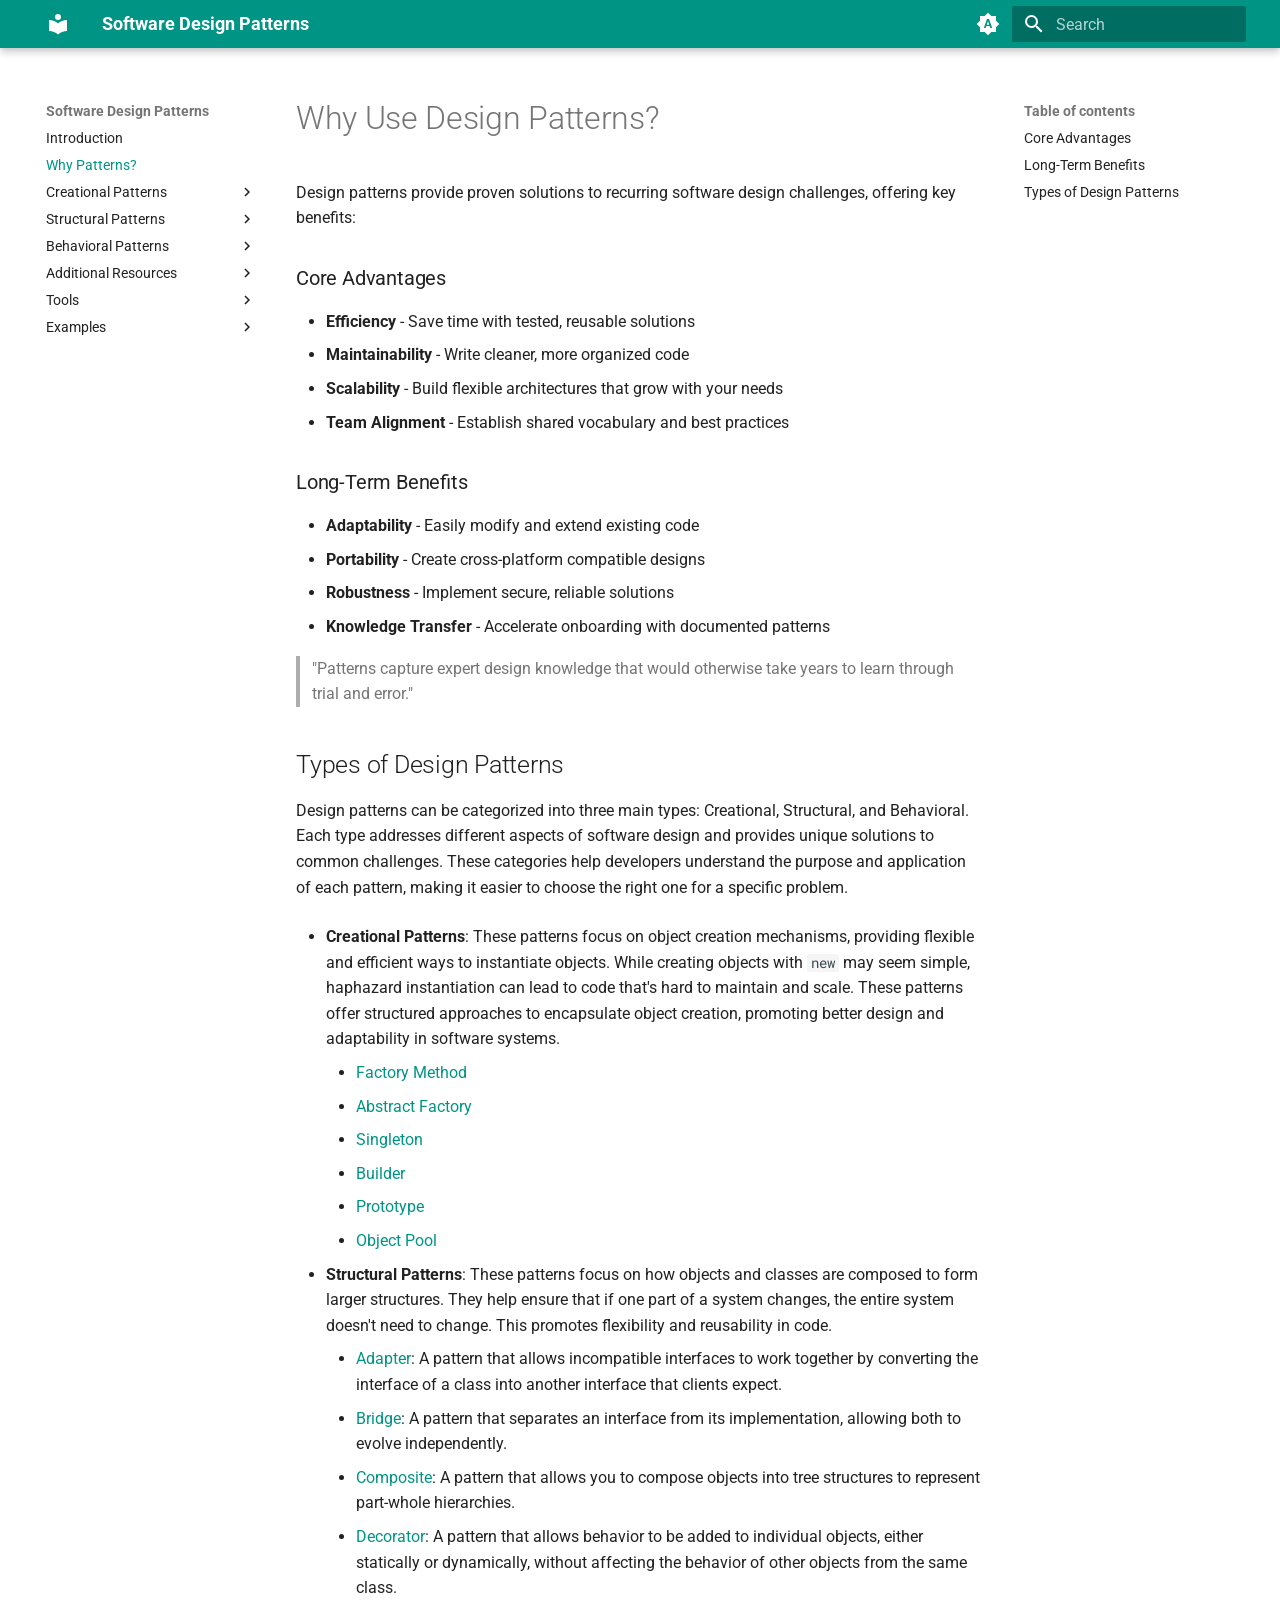
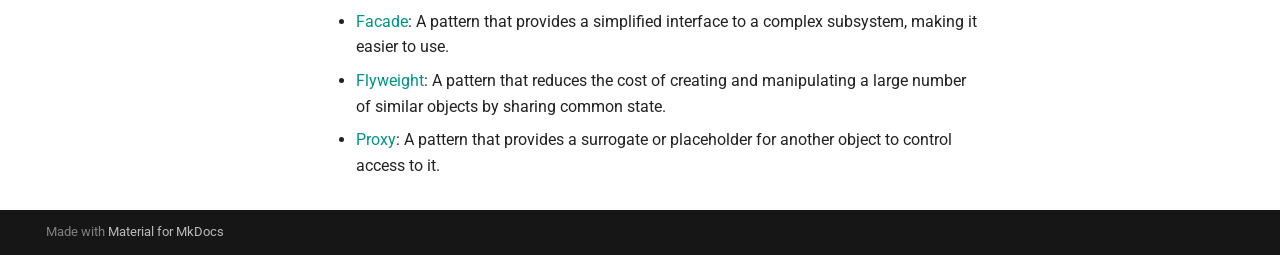
<file: why_patterns/index.html>
<!doctype html>
<html lang="en" class="no-js">
  <head>
    
      <meta charset="utf-8">
      <meta name="viewport" content="width=device-width,initial-scale=1">
      
      
      
        <link rel="canonical" href="http://patterns.zayedbinhasan.me/why_patterns/">
      
      
        <link rel="prev" href="..">
      
      
        <link rel="next" href="../creational_patterns/abstract_factory/">
      
      
      <link rel="icon" href="../assets/images/favicon.png">
      <meta name="generator" content="mkdocs-1.6.1, mkdocs-material-9.6.11">
    
    
      
        <title>Why Patterns? - Software Design Patterns</title>
      
    
    
      <link rel="stylesheet" href="../assets/stylesheets/main.4af4bdda.min.css">
      
        
        <link rel="stylesheet" href="../assets/stylesheets/palette.06af60db.min.css">
      
      


    
    
      
    
    
      
        
        
        <link rel="preconnect" href="https://fonts.gstatic.com" crossorigin>
        <link rel="stylesheet" href="https://fonts.googleapis.com/css?family=Roboto:300,300i,400,400i,700,700i%7CRoboto+Mono:400,400i,700,700i&display=fallback">
        <style>:root{--md-text-font:"Roboto";--md-code-font:"Roboto Mono"}</style>
      
    
    
      <link rel="stylesheet" href="../stylesheets/extra.css">
    
    <script>__md_scope=new URL("..",location),__md_hash=e=>[...e].reduce(((e,_)=>(e<<5)-e+_.charCodeAt(0)),0),__md_get=(e,_=localStorage,t=__md_scope)=>JSON.parse(_.getItem(t.pathname+"."+e)),__md_set=(e,_,t=localStorage,a=__md_scope)=>{try{t.setItem(a.pathname+"."+e,JSON.stringify(_))}catch(e){}}</script>
    
      

    
    
    
  </head>
  
  
    
    
      
    
    
    
    
    <body dir="ltr" data-md-color-scheme="default" data-md-color-primary="indigo" data-md-color-accent="indigo">
  
    
    <input class="md-toggle" data-md-toggle="drawer" type="checkbox" id="__drawer" autocomplete="off">
    <input class="md-toggle" data-md-toggle="search" type="checkbox" id="__search" autocomplete="off">
    <label class="md-overlay" for="__drawer"></label>
    <div data-md-component="skip">
      
        
        <a href="#why-use-design-patterns" class="md-skip">
          Skip to content
        </a>
      
    </div>
    <div data-md-component="announce">
      
    </div>
    
    
      

  

<header class="md-header md-header--shadow" data-md-component="header">
  <nav class="md-header__inner md-grid" aria-label="Header">
    <a href=".." title="Software Design Patterns" class="md-header__button md-logo" aria-label="Software Design Patterns" data-md-component="logo">
      
  
  <svg xmlns="http://www.w3.org/2000/svg" viewBox="0 0 24 24"><path d="M12 8a3 3 0 0 0 3-3 3 3 0 0 0-3-3 3 3 0 0 0-3 3 3 3 0 0 0 3 3m0 3.54C9.64 9.35 6.5 8 3 8v11c3.5 0 6.64 1.35 9 3.54 2.36-2.19 5.5-3.54 9-3.54V8c-3.5 0-6.64 1.35-9 3.54"/></svg>

    </a>
    <label class="md-header__button md-icon" for="__drawer">
      
      <svg xmlns="http://www.w3.org/2000/svg" viewBox="0 0 24 24"><path d="M3 6h18v2H3zm0 5h18v2H3zm0 5h18v2H3z"/></svg>
    </label>
    <div class="md-header__title" data-md-component="header-title">
      <div class="md-header__ellipsis">
        <div class="md-header__topic">
          <span class="md-ellipsis">
            Software Design Patterns
          </span>
        </div>
        <div class="md-header__topic" data-md-component="header-topic">
          <span class="md-ellipsis">
            
              Why Patterns?
            
          </span>
        </div>
      </div>
    </div>
    
      
        <form class="md-header__option" data-md-component="palette">
  
    
    
    
    <input class="md-option" data-md-color-media="(prefers-color-scheme)" data-md-color-scheme="default" data-md-color-primary="indigo" data-md-color-accent="indigo"  aria-label="Switch to light mode"  type="radio" name="__palette" id="__palette_0">
    
      <label class="md-header__button md-icon" title="Switch to light mode" for="__palette_1" hidden>
        <svg xmlns="http://www.w3.org/2000/svg" viewBox="0 0 24 24"><path d="m14.3 16-.7-2h-3.2l-.7 2H7.8L11 7h2l3.2 9zM20 8.69V4h-4.69L12 .69 8.69 4H4v4.69L.69 12 4 15.31V20h4.69L12 23.31 15.31 20H20v-4.69L23.31 12zm-9.15 3.96h2.3L12 9z"/></svg>
      </label>
    
  
    
    
    
    <input class="md-option" data-md-color-media="(prefers-color-scheme: light)" data-md-color-scheme="default" data-md-color-primary="teal" data-md-color-accent="deep-purple"  aria-label="Switch to dark mode"  type="radio" name="__palette" id="__palette_1">
    
      <label class="md-header__button md-icon" title="Switch to dark mode" for="__palette_2" hidden>
        <svg xmlns="http://www.w3.org/2000/svg" viewBox="0 0 24 24"><path d="M12 8a4 4 0 0 0-4 4 4 4 0 0 0 4 4 4 4 0 0 0 4-4 4 4 0 0 0-4-4m0 10a6 6 0 0 1-6-6 6 6 0 0 1 6-6 6 6 0 0 1 6 6 6 6 0 0 1-6 6m8-9.31V4h-4.69L12 .69 8.69 4H4v4.69L.69 12 4 15.31V20h4.69L12 23.31 15.31 20H20v-4.69L23.31 12z"/></svg>
      </label>
    
  
    
    
    
    <input class="md-option" data-md-color-media="(prefers-color-scheme: dark)" data-md-color-scheme="slate" data-md-color-primary="black" data-md-color-accent="deep-purple"  aria-label="Switch to system preference"  type="radio" name="__palette" id="__palette_2">
    
      <label class="md-header__button md-icon" title="Switch to system preference" for="__palette_0" hidden>
        <svg xmlns="http://www.w3.org/2000/svg" viewBox="0 0 24 24"><path d="M12 18c-.89 0-1.74-.2-2.5-.55C11.56 16.5 13 14.42 13 12s-1.44-4.5-3.5-5.45C10.26 6.2 11.11 6 12 6a6 6 0 0 1 6 6 6 6 0 0 1-6 6m8-9.31V4h-4.69L12 .69 8.69 4H4v4.69L.69 12 4 15.31V20h4.69L12 23.31 15.31 20H20v-4.69L23.31 12z"/></svg>
      </label>
    
  
</form>
      
    
    
      <script>var palette=__md_get("__palette");if(palette&&palette.color){if("(prefers-color-scheme)"===palette.color.media){var media=matchMedia("(prefers-color-scheme: light)"),input=document.querySelector(media.matches?"[data-md-color-media='(prefers-color-scheme: light)']":"[data-md-color-media='(prefers-color-scheme: dark)']");palette.color.media=input.getAttribute("data-md-color-media"),palette.color.scheme=input.getAttribute("data-md-color-scheme"),palette.color.primary=input.getAttribute("data-md-color-primary"),palette.color.accent=input.getAttribute("data-md-color-accent")}for(var[key,value]of Object.entries(palette.color))document.body.setAttribute("data-md-color-"+key,value)}</script>
    
    
    
      
      
        <label class="md-header__button md-icon" for="__search">
          
          <svg xmlns="http://www.w3.org/2000/svg" viewBox="0 0 24 24"><path d="M9.5 3A6.5 6.5 0 0 1 16 9.5c0 1.61-.59 3.09-1.56 4.23l.27.27h.79l5 5-1.5 1.5-5-5v-.79l-.27-.27A6.52 6.52 0 0 1 9.5 16 6.5 6.5 0 0 1 3 9.5 6.5 6.5 0 0 1 9.5 3m0 2C7 5 5 7 5 9.5S7 14 9.5 14 14 12 14 9.5 12 5 9.5 5"/></svg>
        </label>
        <div class="md-search" data-md-component="search" role="dialog">
  <label class="md-search__overlay" for="__search"></label>
  <div class="md-search__inner" role="search">
    <form class="md-search__form" name="search">
      <input type="text" class="md-search__input" name="query" aria-label="Search" placeholder="Search" autocapitalize="off" autocorrect="off" autocomplete="off" spellcheck="false" data-md-component="search-query" required>
      <label class="md-search__icon md-icon" for="__search">
        
        <svg xmlns="http://www.w3.org/2000/svg" viewBox="0 0 24 24"><path d="M9.5 3A6.5 6.5 0 0 1 16 9.5c0 1.61-.59 3.09-1.56 4.23l.27.27h.79l5 5-1.5 1.5-5-5v-.79l-.27-.27A6.52 6.52 0 0 1 9.5 16 6.5 6.5 0 0 1 3 9.5 6.5 6.5 0 0 1 9.5 3m0 2C7 5 5 7 5 9.5S7 14 9.5 14 14 12 14 9.5 12 5 9.5 5"/></svg>
        
        <svg xmlns="http://www.w3.org/2000/svg" viewBox="0 0 24 24"><path d="M20 11v2H8l5.5 5.5-1.42 1.42L4.16 12l7.92-7.92L13.5 5.5 8 11z"/></svg>
      </label>
      <nav class="md-search__options" aria-label="Search">
        
        <button type="reset" class="md-search__icon md-icon" title="Clear" aria-label="Clear" tabindex="-1">
          
          <svg xmlns="http://www.w3.org/2000/svg" viewBox="0 0 24 24"><path d="M19 6.41 17.59 5 12 10.59 6.41 5 5 6.41 10.59 12 5 17.59 6.41 19 12 13.41 17.59 19 19 17.59 13.41 12z"/></svg>
        </button>
      </nav>
      
    </form>
    <div class="md-search__output">
      <div class="md-search__scrollwrap" tabindex="0" data-md-scrollfix>
        <div class="md-search-result" data-md-component="search-result">
          <div class="md-search-result__meta">
            Initializing search
          </div>
          <ol class="md-search-result__list" role="presentation"></ol>
        </div>
      </div>
    </div>
  </div>
</div>
      
    
    
  </nav>
  
</header>
    
    <div class="md-container" data-md-component="container">
      
      
        
          
        
      
      <main class="md-main" data-md-component="main">
        <div class="md-main__inner md-grid">
          
            
              
              <div class="md-sidebar md-sidebar--primary" data-md-component="sidebar" data-md-type="navigation" >
                <div class="md-sidebar__scrollwrap">
                  <div class="md-sidebar__inner">
                    



<nav class="md-nav md-nav--primary" aria-label="Navigation" data-md-level="0">
  <label class="md-nav__title" for="__drawer">
    <a href=".." title="Software Design Patterns" class="md-nav__button md-logo" aria-label="Software Design Patterns" data-md-component="logo">
      
  
  <svg xmlns="http://www.w3.org/2000/svg" viewBox="0 0 24 24"><path d="M12 8a3 3 0 0 0 3-3 3 3 0 0 0-3-3 3 3 0 0 0-3 3 3 3 0 0 0 3 3m0 3.54C9.64 9.35 6.5 8 3 8v11c3.5 0 6.64 1.35 9 3.54 2.36-2.19 5.5-3.54 9-3.54V8c-3.5 0-6.64 1.35-9 3.54"/></svg>

    </a>
    Software Design Patterns
  </label>
  
  <ul class="md-nav__list" data-md-scrollfix>
    
      
      
  
  
  
  
    <li class="md-nav__item">
      <a href=".." class="md-nav__link">
        
  
  
  <span class="md-ellipsis">
    Introduction
    
  </span>
  

      </a>
    </li>
  

    
      
      
  
  
    
  
  
  
    <li class="md-nav__item md-nav__item--active">
      
      <input class="md-nav__toggle md-toggle" type="checkbox" id="__toc">
      
      
        
      
      
        <label class="md-nav__link md-nav__link--active" for="__toc">
          
  
  
  <span class="md-ellipsis">
    Why Patterns?
    
  </span>
  

          <span class="md-nav__icon md-icon"></span>
        </label>
      
      <a href="./" class="md-nav__link md-nav__link--active">
        
  
  
  <span class="md-ellipsis">
    Why Patterns?
    
  </span>
  

      </a>
      
        

<nav class="md-nav md-nav--secondary" aria-label="Table of contents">
  
  
  
    
  
  
    <label class="md-nav__title" for="__toc">
      <span class="md-nav__icon md-icon"></span>
      Table of contents
    </label>
    <ul class="md-nav__list" data-md-component="toc" data-md-scrollfix>
      
        <li class="md-nav__item">
  <a href="#core-advantages" class="md-nav__link">
    <span class="md-ellipsis">
      Core Advantages
    </span>
  </a>
  
</li>
      
        <li class="md-nav__item">
  <a href="#long-term-benefits" class="md-nav__link">
    <span class="md-ellipsis">
      Long-Term Benefits
    </span>
  </a>
  
</li>
      
        <li class="md-nav__item">
  <a href="#types-of-design-patterns" class="md-nav__link">
    <span class="md-ellipsis">
      Types of Design Patterns
    </span>
  </a>
  
</li>
      
    </ul>
  
</nav>
      
    </li>
  

    
      
      
  
  
  
  
    
    
    
    
    
    <li class="md-nav__item md-nav__item--nested">
      
        
        
        <input class="md-nav__toggle md-toggle " type="checkbox" id="__nav_3" >
        
          
          <label class="md-nav__link" for="__nav_3" id="__nav_3_label" tabindex="0">
            
  
  
  <span class="md-ellipsis">
    Creational Patterns
    
  </span>
  

            <span class="md-nav__icon md-icon"></span>
          </label>
        
        <nav class="md-nav" data-md-level="1" aria-labelledby="__nav_3_label" aria-expanded="false">
          <label class="md-nav__title" for="__nav_3">
            <span class="md-nav__icon md-icon"></span>
            Creational Patterns
          </label>
          <ul class="md-nav__list" data-md-scrollfix>
            
              
                
  
  
  
  
    <li class="md-nav__item">
      <a href="../creational_patterns/abstract_factory/" class="md-nav__link">
        
  
  
  <span class="md-ellipsis">
    Abstract Factory
    
  </span>
  

      </a>
    </li>
  

              
            
              
                
  
  
  
  
    <li class="md-nav__item">
      <a href="../creational_patterns/builder/" class="md-nav__link">
        
  
  
  <span class="md-ellipsis">
    Builder
    
  </span>
  

      </a>
    </li>
  

              
            
              
                
  
  
  
  
    <li class="md-nav__item">
      <a href="../creational_patterns/factory_method/" class="md-nav__link">
        
  
  
  <span class="md-ellipsis">
    Factory Method
    
  </span>
  

      </a>
    </li>
  

              
            
              
                
  
  
  
  
    <li class="md-nav__item">
      <a href="../creational_patterns/prototype/" class="md-nav__link">
        
  
  
  <span class="md-ellipsis">
    Prototype
    
  </span>
  

      </a>
    </li>
  

              
            
              
                
  
  
  
  
    <li class="md-nav__item">
      <a href="../creational_patterns/singleton/" class="md-nav__link">
        
  
  
  <span class="md-ellipsis">
    Singleton
    
  </span>
  

      </a>
    </li>
  

              
            
          </ul>
        </nav>
      
    </li>
  

    
      
      
  
  
  
  
    
    
    
    
    
    <li class="md-nav__item md-nav__item--nested">
      
        
        
        <input class="md-nav__toggle md-toggle " type="checkbox" id="__nav_4" >
        
          
          <label class="md-nav__link" for="__nav_4" id="__nav_4_label" tabindex="0">
            
  
  
  <span class="md-ellipsis">
    Structural Patterns
    
  </span>
  

            <span class="md-nav__icon md-icon"></span>
          </label>
        
        <nav class="md-nav" data-md-level="1" aria-labelledby="__nav_4_label" aria-expanded="false">
          <label class="md-nav__title" for="__nav_4">
            <span class="md-nav__icon md-icon"></span>
            Structural Patterns
          </label>
          <ul class="md-nav__list" data-md-scrollfix>
            
              
                
  
  
  
  
    <li class="md-nav__item">
      <a href="../structural_patterns/adapter.md" class="md-nav__link">
        
  
  
  <span class="md-ellipsis">
    Adapter
    
  </span>
  

      </a>
    </li>
  

              
            
              
                
  
  
  
  
    <li class="md-nav__item">
      <a href="../structural_patterns/bridge.md" class="md-nav__link">
        
  
  
  <span class="md-ellipsis">
    Bridge
    
  </span>
  

      </a>
    </li>
  

              
            
              
                
  
  
  
  
    <li class="md-nav__item">
      <a href="../structural_patterns/composite.md" class="md-nav__link">
        
  
  
  <span class="md-ellipsis">
    Composite
    
  </span>
  

      </a>
    </li>
  

              
            
              
                
  
  
  
  
    <li class="md-nav__item">
      <a href="../structural_patterns/decorator.md" class="md-nav__link">
        
  
  
  <span class="md-ellipsis">
    Decorator
    
  </span>
  

      </a>
    </li>
  

              
            
              
                
  
  
  
  
    <li class="md-nav__item">
      <a href="../structural_patterns/facade.md" class="md-nav__link">
        
  
  
  <span class="md-ellipsis">
    Facade
    
  </span>
  

      </a>
    </li>
  

              
            
              
                
  
  
  
  
    <li class="md-nav__item">
      <a href="../structural_patterns/flyweight.md" class="md-nav__link">
        
  
  
  <span class="md-ellipsis">
    Flyweight
    
  </span>
  

      </a>
    </li>
  

              
            
              
                
  
  
  
  
    <li class="md-nav__item">
      <a href="../structural_patterns/proxy.md" class="md-nav__link">
        
  
  
  <span class="md-ellipsis">
    Proxy
    
  </span>
  

      </a>
    </li>
  

              
            
          </ul>
        </nav>
      
    </li>
  

    
      
      
  
  
  
  
    
    
    
    
    
    <li class="md-nav__item md-nav__item--nested">
      
        
        
        <input class="md-nav__toggle md-toggle " type="checkbox" id="__nav_5" >
        
          
          <label class="md-nav__link" for="__nav_5" id="__nav_5_label" tabindex="0">
            
  
  
  <span class="md-ellipsis">
    Behavioral Patterns
    
  </span>
  

            <span class="md-nav__icon md-icon"></span>
          </label>
        
        <nav class="md-nav" data-md-level="1" aria-labelledby="__nav_5_label" aria-expanded="false">
          <label class="md-nav__title" for="__nav_5">
            <span class="md-nav__icon md-icon"></span>
            Behavioral Patterns
          </label>
          <ul class="md-nav__list" data-md-scrollfix>
            
              
                
  
  
  
  
    <li class="md-nav__item">
      <a href="../behavioral_patterns/chain_of_responsibility.md" class="md-nav__link">
        
  
  
  <span class="md-ellipsis">
    Chain of Responsibility
    
  </span>
  

      </a>
    </li>
  

              
            
              
                
  
  
  
  
    <li class="md-nav__item">
      <a href="../behavioral_patterns/command.md" class="md-nav__link">
        
  
  
  <span class="md-ellipsis">
    Command
    
  </span>
  

      </a>
    </li>
  

              
            
              
                
  
  
  
  
    <li class="md-nav__item">
      <a href="../behavioral_patterns/iterator.md" class="md-nav__link">
        
  
  
  <span class="md-ellipsis">
    Iterator
    
  </span>
  

      </a>
    </li>
  

              
            
              
                
  
  
  
  
    <li class="md-nav__item">
      <a href="../behavioral_patterns/interpreter.md" class="md-nav__link">
        
  
  
  <span class="md-ellipsis">
    Interpreter
    
  </span>
  

      </a>
    </li>
  

              
            
              
                
  
  
  
  
    <li class="md-nav__item">
      <a href="../behavioral_patterns/mediator.md" class="md-nav__link">
        
  
  
  <span class="md-ellipsis">
    Mediator
    
  </span>
  

      </a>
    </li>
  

              
            
              
                
  
  
  
  
    <li class="md-nav__item">
      <a href="../behavioral_patterns/memento.md" class="md-nav__link">
        
  
  
  <span class="md-ellipsis">
    Memento
    
  </span>
  

      </a>
    </li>
  

              
            
              
                
  
  
  
  
    <li class="md-nav__item">
      <a href="../behavioral_patterns/observer.md" class="md-nav__link">
        
  
  
  <span class="md-ellipsis">
    Observer
    
  </span>
  

      </a>
    </li>
  

              
            
              
                
  
  
  
  
    <li class="md-nav__item">
      <a href="../behavioral_patterns/state.md" class="md-nav__link">
        
  
  
  <span class="md-ellipsis">
    State
    
  </span>
  

      </a>
    </li>
  

              
            
              
                
  
  
  
  
    <li class="md-nav__item">
      <a href="../behavioral_patterns/strategy.md" class="md-nav__link">
        
  
  
  <span class="md-ellipsis">
    Strategy
    
  </span>
  

      </a>
    </li>
  

              
            
              
                
  
  
  
  
    <li class="md-nav__item">
      <a href="../behavioral_patterns/template_method.md" class="md-nav__link">
        
  
  
  <span class="md-ellipsis">
    Template Method
    
  </span>
  

      </a>
    </li>
  

              
            
              
                
  
  
  
  
    <li class="md-nav__item">
      <a href="../behavioral_patterns/visitor.md" class="md-nav__link">
        
  
  
  <span class="md-ellipsis">
    Visitor
    
  </span>
  

      </a>
    </li>
  

              
            
          </ul>
        </nav>
      
    </li>
  

    
      
      
  
  
  
  
    
    
    
    
    
    <li class="md-nav__item md-nav__item--nested">
      
        
        
        <input class="md-nav__toggle md-toggle " type="checkbox" id="__nav_6" >
        
          
          <label class="md-nav__link" for="__nav_6" id="__nav_6_label" tabindex="0">
            
  
  
  <span class="md-ellipsis">
    Additional Resources
    
  </span>
  

            <span class="md-nav__icon md-icon"></span>
          </label>
        
        <nav class="md-nav" data-md-level="1" aria-labelledby="__nav_6_label" aria-expanded="false">
          <label class="md-nav__title" for="__nav_6">
            <span class="md-nav__icon md-icon"></span>
            Additional Resources
          </label>
          <ul class="md-nav__list" data-md-scrollfix>
            
              
                
  
  
  
  
    <li class="md-nav__item">
      <a href="../additional_resources/books.md" class="md-nav__link">
        
  
  
  <span class="md-ellipsis">
    Books
    
  </span>
  

      </a>
    </li>
  

              
            
              
                
  
  
  
  
    <li class="md-nav__item">
      <a href="../additional_resources/articles.md" class="md-nav__link">
        
  
  
  <span class="md-ellipsis">
    Articles
    
  </span>
  

      </a>
    </li>
  

              
            
              
                
  
  
  
  
    <li class="md-nav__item">
      <a href="../additional_resources/videos.md" class="md-nav__link">
        
  
  
  <span class="md-ellipsis">
    Videos
    
  </span>
  

      </a>
    </li>
  

              
            
          </ul>
        </nav>
      
    </li>
  

    
      
      
  
  
  
  
    
    
    
    
    
    <li class="md-nav__item md-nav__item--nested">
      
        
        
        <input class="md-nav__toggle md-toggle " type="checkbox" id="__nav_7" >
        
          
          <label class="md-nav__link" for="__nav_7" id="__nav_7_label" tabindex="0">
            
  
  
  <span class="md-ellipsis">
    Tools
    
  </span>
  

            <span class="md-nav__icon md-icon"></span>
          </label>
        
        <nav class="md-nav" data-md-level="1" aria-labelledby="__nav_7_label" aria-expanded="false">
          <label class="md-nav__title" for="__nav_7">
            <span class="md-nav__icon md-icon"></span>
            Tools
          </label>
          <ul class="md-nav__list" data-md-scrollfix>
            
              
                
  
  
  
  
    <li class="md-nav__item">
      <a href="../tools/uml_diagrams.md" class="md-nav__link">
        
  
  
  <span class="md-ellipsis">
    UML Diagrams
    
  </span>
  

      </a>
    </li>
  

              
            
              
                
  
  
  
  
    <li class="md-nav__item">
      <a href="../tools/design_pattern_generators.md" class="md-nav__link">
        
  
  
  <span class="md-ellipsis">
    Design Pattern Generators
    
  </span>
  

      </a>
    </li>
  

              
            
              
                
  
  
  
  
    <li class="md-nav__item">
      <a href="../tools/code_snippets.md" class="md-nav__link">
        
  
  
  <span class="md-ellipsis">
    Code Snippets
    
  </span>
  

      </a>
    </li>
  

              
            
              
                
  
  
  
  
    <li class="md-nav__item">
      <a href="../tools/ide_plugins.md" class="md-nav__link">
        
  
  
  <span class="md-ellipsis">
    IDE Plugins
    
  </span>
  

      </a>
    </li>
  

              
            
              
                
  
  
  
  
    <li class="md-nav__item">
      <a href="../tools/online_resources.md" class="md-nav__link">
        
  
  
  <span class="md-ellipsis">
    Online Resources
    
  </span>
  

      </a>
    </li>
  

              
            
          </ul>
        </nav>
      
    </li>
  

    
      
      
  
  
  
  
    
    
    
    
    
    <li class="md-nav__item md-nav__item--nested">
      
        
        
        <input class="md-nav__toggle md-toggle " type="checkbox" id="__nav_8" >
        
          
          <label class="md-nav__link" for="__nav_8" id="__nav_8_label" tabindex="0">
            
  
  
  <span class="md-ellipsis">
    Examples
    
  </span>
  

            <span class="md-nav__icon md-icon"></span>
          </label>
        
        <nav class="md-nav" data-md-level="1" aria-labelledby="__nav_8_label" aria-expanded="false">
          <label class="md-nav__title" for="__nav_8">
            <span class="md-nav__icon md-icon"></span>
            Examples
          </label>
          <ul class="md-nav__list" data-md-scrollfix>
            
              
                
  
  
  
  
    <li class="md-nav__item">
      <a href="../examples/java.md" class="md-nav__link">
        
  
  
  <span class="md-ellipsis">
    Java
    
  </span>
  

      </a>
    </li>
  

              
            
              
                
  
  
  
  
    <li class="md-nav__item">
      <a href="../examples/python.md" class="md-nav__link">
        
  
  
  <span class="md-ellipsis">
    Python
    
  </span>
  

      </a>
    </li>
  

              
            
              
                
  
  
  
  
    <li class="md-nav__item">
      <a href="../examples/c++.md" class="md-nav__link">
        
  
  
  <span class="md-ellipsis">
    C++
    
  </span>
  

      </a>
    </li>
  

              
            
              
                
  
  
  
  
    <li class="md-nav__item">
      <a href="../examples/javascript.md" class="md-nav__link">
        
  
  
  <span class="md-ellipsis">
    JavaScript
    
  </span>
  

      </a>
    </li>
  

              
            
              
                
  
  
  
  
    <li class="md-nav__item">
      <a href="../examples/csharp.md" class="md-nav__link">
        
  
  
  <span class="md-ellipsis">
    C#
    
  </span>
  

      </a>
    </li>
  

              
            
          </ul>
        </nav>
      
    </li>
  

    
  </ul>
</nav>
                  </div>
                </div>
              </div>
            
            
              
              <div class="md-sidebar md-sidebar--secondary" data-md-component="sidebar" data-md-type="toc" >
                <div class="md-sidebar__scrollwrap">
                  <div class="md-sidebar__inner">
                    

<nav class="md-nav md-nav--secondary" aria-label="Table of contents">
  
  
  
    
  
  
    <label class="md-nav__title" for="__toc">
      <span class="md-nav__icon md-icon"></span>
      Table of contents
    </label>
    <ul class="md-nav__list" data-md-component="toc" data-md-scrollfix>
      
        <li class="md-nav__item">
  <a href="#core-advantages" class="md-nav__link">
    <span class="md-ellipsis">
      Core Advantages
    </span>
  </a>
  
</li>
      
        <li class="md-nav__item">
  <a href="#long-term-benefits" class="md-nav__link">
    <span class="md-ellipsis">
      Long-Term Benefits
    </span>
  </a>
  
</li>
      
        <li class="md-nav__item">
  <a href="#types-of-design-patterns" class="md-nav__link">
    <span class="md-ellipsis">
      Types of Design Patterns
    </span>
  </a>
  
</li>
      
    </ul>
  
</nav>
                  </div>
                </div>
              </div>
            
          
          
            <div class="md-content" data-md-component="content">
              <article class="md-content__inner md-typeset">
                
                  



<h1 id="why-use-design-patterns">Why Use Design Patterns?</h1>
<p>Design patterns provide proven solutions to recurring software design challenges, offering key benefits:</p>
<h3 id="core-advantages">Core Advantages</h3>
<ul>
<li><strong>Efficiency</strong> - Save time with tested, reusable solutions</li>
<li><strong>Maintainability</strong> - Write cleaner, more organized code</li>
<li><strong>Scalability</strong> - Build flexible architectures that grow with your needs</li>
<li><strong>Team Alignment</strong> - Establish shared vocabulary and best practices</li>
</ul>
<h3 id="long-term-benefits">Long-Term Benefits</h3>
<ul>
<li><strong>Adaptability</strong> - Easily modify and extend existing code</li>
<li><strong>Portability</strong> - Create cross-platform compatible designs</li>
<li><strong>Robustness</strong> - Implement secure, reliable solutions</li>
<li><strong>Knowledge Transfer</strong> - Accelerate onboarding with documented patterns</li>
</ul>
<blockquote>
<p>"Patterns capture expert design knowledge that would otherwise take years to learn through trial and error."</p>
</blockquote>
<h2 id="types-of-design-patterns">Types of Design Patterns</h2>
<p>Design patterns can be categorized into three main types: Creational, Structural, and Behavioral. Each type addresses different aspects of software design and provides unique solutions to common challenges. These categories help developers understand the purpose and application of each pattern, making it easier to choose the right one for a specific problem.</p>
<ul>
<li>
<p><strong>Creational Patterns</strong>: These patterns focus on object creation mechanisms, providing flexible and efficient ways to instantiate objects. While creating objects with <code>new</code> may seem simple, haphazard instantiation can lead to code that's hard to maintain and scale. These patterns offer structured approaches to encapsulate object creation, promoting better design and adaptability in software systems.</p>
<ul>
<li><a href="../creational_patterns/factory_method/">Factory Method</a></li>
<li><a href="../creational_patterns/abstract_factory/">Abstract Factory</a></li>
<li><a href="../creational_patterns/singleton/">Singleton</a></li>
<li><a href="../creational_patterns/builder/">Builder</a></li>
<li><a href="../creational_patterns/prototype/">Prototype</a></li>
<li><a href="../creational_patterns/object_pool/">Object Pool</a></li>
</ul>
</li>
<li>
<p><strong>Structural Patterns</strong>: These patterns focus on how objects and classes are composed to form larger structures. They help ensure that if one part of a system changes, the entire system doesn't need to change. This promotes flexibility and reusability in code.</p>
<ul>
<li><a href="structural_patterns/adapter.md">Adapter</a>: A pattern that allows incompatible interfaces to work together by converting the interface of a class into another interface that clients expect.</li>
<li><a href="structural_patterns/bridge.md">Bridge</a>: A pattern that separates an interface from its implementation, allowing both to evolve independently.</li>
<li><a href="structural_patterns/composite.md">Composite</a>: A pattern that allows you to compose objects into tree structures to represent part-whole hierarchies.</li>
<li><a href="structural_patterns/decorator.md">Decorator</a>: A pattern that allows behavior to be added to individual objects, either statically or dynamically, without affecting the behavior of other objects from the same class.</li>
<li><a href="structural_patterns/facade.md">Facade</a>: A pattern that provides a simplified interface to a complex subsystem, making it easier to use.</li>
<li><a href="structural_patterns/flyweight.md">Flyweight</a>: A pattern that reduces the cost of creating and manipulating a large number of similar objects by sharing common state.</li>
<li><a href="structural_patterns/proxy.md">Proxy</a>: A pattern that provides a surrogate or placeholder for another object to control access to it.</li>
</ul>
</li>
</ul>












                
              </article>
            </div>
          
          
<script>var target=document.getElementById(location.hash.slice(1));target&&target.name&&(target.checked=target.name.startsWith("__tabbed_"))</script>
        </div>
        
      </main>
      
        <footer class="md-footer">
  
  <div class="md-footer-meta md-typeset">
    <div class="md-footer-meta__inner md-grid">
      <div class="md-copyright">
  
  
    Made with
    <a href="https://squidfunk.github.io/mkdocs-material/" target="_blank" rel="noopener">
      Material for MkDocs
    </a>
  
</div>
      
    </div>
  </div>
</footer>
      
    </div>
    <div class="md-dialog" data-md-component="dialog">
      <div class="md-dialog__inner md-typeset"></div>
    </div>
    
    
    
      
      <script id="__config" type="application/json">{"base": "..", "features": ["navigation.instant"], "search": "../assets/javascripts/workers/search.f8cc74c7.min.js", "tags": null, "translations": {"clipboard.copied": "Copied to clipboard", "clipboard.copy": "Copy to clipboard", "search.result.more.one": "1 more on this page", "search.result.more.other": "# more on this page", "search.result.none": "No matching documents", "search.result.one": "1 matching document", "search.result.other": "# matching documents", "search.result.placeholder": "Type to start searching", "search.result.term.missing": "Missing", "select.version": "Select version"}, "version": null}</script>
    
    
      <script src="../assets/javascripts/bundle.c8b220af.min.js"></script>
      
    
  </body>
</html>
</file>
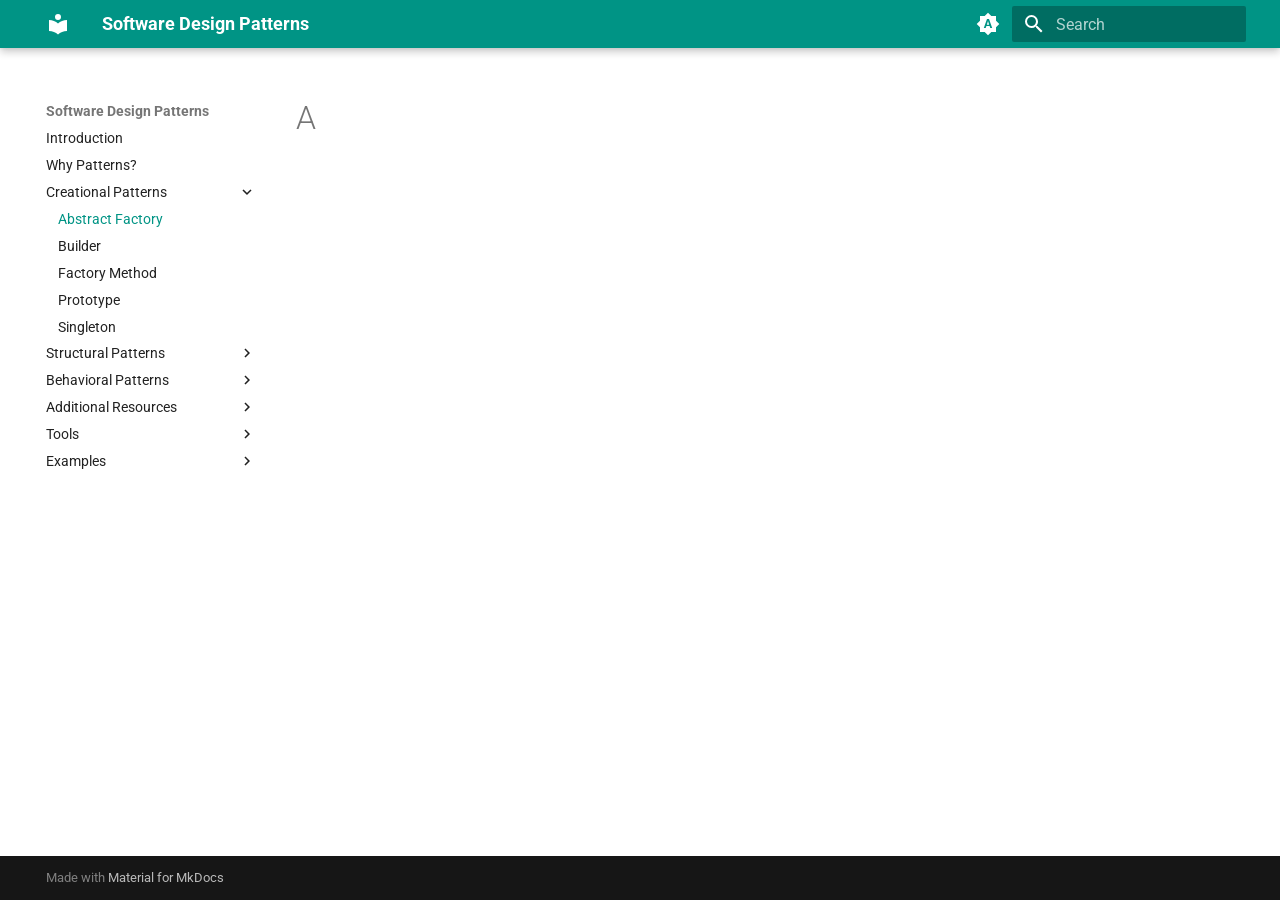
<file: creational_patterns/abstract_factory/index.html>
<!doctype html>
<html lang="en" class="no-js">
  <head>
    
      <meta charset="utf-8">
      <meta name="viewport" content="width=device-width,initial-scale=1">
      
      
      
        <link rel="canonical" href="http://patterns.zayedbinhasan.me/creational_patterns/abstract_factory/">
      
      
        <link rel="prev" href="../../why_patterns/">
      
      
        <link rel="next" href="../builder/">
      
      
      <link rel="icon" href="../../assets/images/favicon.png">
      <meta name="generator" content="mkdocs-1.6.1, mkdocs-material-9.6.11">
    
    
      
        <title>Abstract Factory - Software Design Patterns</title>
      
    
    
      <link rel="stylesheet" href="../../assets/stylesheets/main.4af4bdda.min.css">
      
        
        <link rel="stylesheet" href="../../assets/stylesheets/palette.06af60db.min.css">
      
      


    
    
      
    
    
      
        
        
        <link rel="preconnect" href="https://fonts.gstatic.com" crossorigin>
        <link rel="stylesheet" href="https://fonts.googleapis.com/css?family=Roboto:300,300i,400,400i,700,700i%7CRoboto+Mono:400,400i,700,700i&display=fallback">
        <style>:root{--md-text-font:"Roboto";--md-code-font:"Roboto Mono"}</style>
      
    
    
      <link rel="stylesheet" href="../../stylesheets/extra.css">
    
    <script>__md_scope=new URL("../..",location),__md_hash=e=>[...e].reduce(((e,_)=>(e<<5)-e+_.charCodeAt(0)),0),__md_get=(e,_=localStorage,t=__md_scope)=>JSON.parse(_.getItem(t.pathname+"."+e)),__md_set=(e,_,t=localStorage,a=__md_scope)=>{try{t.setItem(a.pathname+"."+e,JSON.stringify(_))}catch(e){}}</script>
    
      

    
    
    
  </head>
  
  
    
    
      
    
    
    
    
    <body dir="ltr" data-md-color-scheme="default" data-md-color-primary="indigo" data-md-color-accent="indigo">
  
    
    <input class="md-toggle" data-md-toggle="drawer" type="checkbox" id="__drawer" autocomplete="off">
    <input class="md-toggle" data-md-toggle="search" type="checkbox" id="__search" autocomplete="off">
    <label class="md-overlay" for="__drawer"></label>
    <div data-md-component="skip">
      
        
        <a href="#a" class="md-skip">
          Skip to content
        </a>
      
    </div>
    <div data-md-component="announce">
      
    </div>
    
    
      

  

<header class="md-header md-header--shadow" data-md-component="header">
  <nav class="md-header__inner md-grid" aria-label="Header">
    <a href="../.." title="Software Design Patterns" class="md-header__button md-logo" aria-label="Software Design Patterns" data-md-component="logo">
      
  
  <svg xmlns="http://www.w3.org/2000/svg" viewBox="0 0 24 24"><path d="M12 8a3 3 0 0 0 3-3 3 3 0 0 0-3-3 3 3 0 0 0-3 3 3 3 0 0 0 3 3m0 3.54C9.64 9.35 6.5 8 3 8v11c3.5 0 6.64 1.35 9 3.54 2.36-2.19 5.5-3.54 9-3.54V8c-3.5 0-6.64 1.35-9 3.54"/></svg>

    </a>
    <label class="md-header__button md-icon" for="__drawer">
      
      <svg xmlns="http://www.w3.org/2000/svg" viewBox="0 0 24 24"><path d="M3 6h18v2H3zm0 5h18v2H3zm0 5h18v2H3z"/></svg>
    </label>
    <div class="md-header__title" data-md-component="header-title">
      <div class="md-header__ellipsis">
        <div class="md-header__topic">
          <span class="md-ellipsis">
            Software Design Patterns
          </span>
        </div>
        <div class="md-header__topic" data-md-component="header-topic">
          <span class="md-ellipsis">
            
              Abstract Factory
            
          </span>
        </div>
      </div>
    </div>
    
      
        <form class="md-header__option" data-md-component="palette">
  
    
    
    
    <input class="md-option" data-md-color-media="(prefers-color-scheme)" data-md-color-scheme="default" data-md-color-primary="indigo" data-md-color-accent="indigo"  aria-label="Switch to light mode"  type="radio" name="__palette" id="__palette_0">
    
      <label class="md-header__button md-icon" title="Switch to light mode" for="__palette_1" hidden>
        <svg xmlns="http://www.w3.org/2000/svg" viewBox="0 0 24 24"><path d="m14.3 16-.7-2h-3.2l-.7 2H7.8L11 7h2l3.2 9zM20 8.69V4h-4.69L12 .69 8.69 4H4v4.69L.69 12 4 15.31V20h4.69L12 23.31 15.31 20H20v-4.69L23.31 12zm-9.15 3.96h2.3L12 9z"/></svg>
      </label>
    
  
    
    
    
    <input class="md-option" data-md-color-media="(prefers-color-scheme: light)" data-md-color-scheme="default" data-md-color-primary="teal" data-md-color-accent="deep-purple"  aria-label="Switch to dark mode"  type="radio" name="__palette" id="__palette_1">
    
      <label class="md-header__button md-icon" title="Switch to dark mode" for="__palette_2" hidden>
        <svg xmlns="http://www.w3.org/2000/svg" viewBox="0 0 24 24"><path d="M12 8a4 4 0 0 0-4 4 4 4 0 0 0 4 4 4 4 0 0 0 4-4 4 4 0 0 0-4-4m0 10a6 6 0 0 1-6-6 6 6 0 0 1 6-6 6 6 0 0 1 6 6 6 6 0 0 1-6 6m8-9.31V4h-4.69L12 .69 8.69 4H4v4.69L.69 12 4 15.31V20h4.69L12 23.31 15.31 20H20v-4.69L23.31 12z"/></svg>
      </label>
    
  
    
    
    
    <input class="md-option" data-md-color-media="(prefers-color-scheme: dark)" data-md-color-scheme="slate" data-md-color-primary="black" data-md-color-accent="deep-purple"  aria-label="Switch to system preference"  type="radio" name="__palette" id="__palette_2">
    
      <label class="md-header__button md-icon" title="Switch to system preference" for="__palette_0" hidden>
        <svg xmlns="http://www.w3.org/2000/svg" viewBox="0 0 24 24"><path d="M12 18c-.89 0-1.74-.2-2.5-.55C11.56 16.5 13 14.42 13 12s-1.44-4.5-3.5-5.45C10.26 6.2 11.11 6 12 6a6 6 0 0 1 6 6 6 6 0 0 1-6 6m8-9.31V4h-4.69L12 .69 8.69 4H4v4.69L.69 12 4 15.31V20h4.69L12 23.31 15.31 20H20v-4.69L23.31 12z"/></svg>
      </label>
    
  
</form>
      
    
    
      <script>var palette=__md_get("__palette");if(palette&&palette.color){if("(prefers-color-scheme)"===palette.color.media){var media=matchMedia("(prefers-color-scheme: light)"),input=document.querySelector(media.matches?"[data-md-color-media='(prefers-color-scheme: light)']":"[data-md-color-media='(prefers-color-scheme: dark)']");palette.color.media=input.getAttribute("data-md-color-media"),palette.color.scheme=input.getAttribute("data-md-color-scheme"),palette.color.primary=input.getAttribute("data-md-color-primary"),palette.color.accent=input.getAttribute("data-md-color-accent")}for(var[key,value]of Object.entries(palette.color))document.body.setAttribute("data-md-color-"+key,value)}</script>
    
    
    
      
      
        <label class="md-header__button md-icon" for="__search">
          
          <svg xmlns="http://www.w3.org/2000/svg" viewBox="0 0 24 24"><path d="M9.5 3A6.5 6.5 0 0 1 16 9.5c0 1.61-.59 3.09-1.56 4.23l.27.27h.79l5 5-1.5 1.5-5-5v-.79l-.27-.27A6.52 6.52 0 0 1 9.5 16 6.5 6.5 0 0 1 3 9.5 6.5 6.5 0 0 1 9.5 3m0 2C7 5 5 7 5 9.5S7 14 9.5 14 14 12 14 9.5 12 5 9.5 5"/></svg>
        </label>
        <div class="md-search" data-md-component="search" role="dialog">
  <label class="md-search__overlay" for="__search"></label>
  <div class="md-search__inner" role="search">
    <form class="md-search__form" name="search">
      <input type="text" class="md-search__input" name="query" aria-label="Search" placeholder="Search" autocapitalize="off" autocorrect="off" autocomplete="off" spellcheck="false" data-md-component="search-query" required>
      <label class="md-search__icon md-icon" for="__search">
        
        <svg xmlns="http://www.w3.org/2000/svg" viewBox="0 0 24 24"><path d="M9.5 3A6.5 6.5 0 0 1 16 9.5c0 1.61-.59 3.09-1.56 4.23l.27.27h.79l5 5-1.5 1.5-5-5v-.79l-.27-.27A6.52 6.52 0 0 1 9.5 16 6.5 6.5 0 0 1 3 9.5 6.5 6.5 0 0 1 9.5 3m0 2C7 5 5 7 5 9.5S7 14 9.5 14 14 12 14 9.5 12 5 9.5 5"/></svg>
        
        <svg xmlns="http://www.w3.org/2000/svg" viewBox="0 0 24 24"><path d="M20 11v2H8l5.5 5.5-1.42 1.42L4.16 12l7.92-7.92L13.5 5.5 8 11z"/></svg>
      </label>
      <nav class="md-search__options" aria-label="Search">
        
        <button type="reset" class="md-search__icon md-icon" title="Clear" aria-label="Clear" tabindex="-1">
          
          <svg xmlns="http://www.w3.org/2000/svg" viewBox="0 0 24 24"><path d="M19 6.41 17.59 5 12 10.59 6.41 5 5 6.41 10.59 12 5 17.59 6.41 19 12 13.41 17.59 19 19 17.59 13.41 12z"/></svg>
        </button>
      </nav>
      
    </form>
    <div class="md-search__output">
      <div class="md-search__scrollwrap" tabindex="0" data-md-scrollfix>
        <div class="md-search-result" data-md-component="search-result">
          <div class="md-search-result__meta">
            Initializing search
          </div>
          <ol class="md-search-result__list" role="presentation"></ol>
        </div>
      </div>
    </div>
  </div>
</div>
      
    
    
  </nav>
  
</header>
    
    <div class="md-container" data-md-component="container">
      
      
        
          
        
      
      <main class="md-main" data-md-component="main">
        <div class="md-main__inner md-grid">
          
            
              
              <div class="md-sidebar md-sidebar--primary" data-md-component="sidebar" data-md-type="navigation" >
                <div class="md-sidebar__scrollwrap">
                  <div class="md-sidebar__inner">
                    



<nav class="md-nav md-nav--primary" aria-label="Navigation" data-md-level="0">
  <label class="md-nav__title" for="__drawer">
    <a href="../.." title="Software Design Patterns" class="md-nav__button md-logo" aria-label="Software Design Patterns" data-md-component="logo">
      
  
  <svg xmlns="http://www.w3.org/2000/svg" viewBox="0 0 24 24"><path d="M12 8a3 3 0 0 0 3-3 3 3 0 0 0-3-3 3 3 0 0 0-3 3 3 3 0 0 0 3 3m0 3.54C9.64 9.35 6.5 8 3 8v11c3.5 0 6.64 1.35 9 3.54 2.36-2.19 5.5-3.54 9-3.54V8c-3.5 0-6.64 1.35-9 3.54"/></svg>

    </a>
    Software Design Patterns
  </label>
  
  <ul class="md-nav__list" data-md-scrollfix>
    
      
      
  
  
  
  
    <li class="md-nav__item">
      <a href="../.." class="md-nav__link">
        
  
  
  <span class="md-ellipsis">
    Introduction
    
  </span>
  

      </a>
    </li>
  

    
      
      
  
  
  
  
    <li class="md-nav__item">
      <a href="../../why_patterns/" class="md-nav__link">
        
  
  
  <span class="md-ellipsis">
    Why Patterns?
    
  </span>
  

      </a>
    </li>
  

    
      
      
  
  
    
  
  
  
    
    
    
    
    
    <li class="md-nav__item md-nav__item--active md-nav__item--nested">
      
        
        
        <input class="md-nav__toggle md-toggle " type="checkbox" id="__nav_3" checked>
        
          
          <label class="md-nav__link" for="__nav_3" id="__nav_3_label" tabindex="0">
            
  
  
  <span class="md-ellipsis">
    Creational Patterns
    
  </span>
  

            <span class="md-nav__icon md-icon"></span>
          </label>
        
        <nav class="md-nav" data-md-level="1" aria-labelledby="__nav_3_label" aria-expanded="true">
          <label class="md-nav__title" for="__nav_3">
            <span class="md-nav__icon md-icon"></span>
            Creational Patterns
          </label>
          <ul class="md-nav__list" data-md-scrollfix>
            
              
                
  
  
    
  
  
  
    <li class="md-nav__item md-nav__item--active">
      
      <input class="md-nav__toggle md-toggle" type="checkbox" id="__toc">
      
      
        
      
      
      <a href="./" class="md-nav__link md-nav__link--active">
        
  
  
  <span class="md-ellipsis">
    Abstract Factory
    
  </span>
  

      </a>
      
    </li>
  

              
            
              
                
  
  
  
  
    <li class="md-nav__item">
      <a href="../builder/" class="md-nav__link">
        
  
  
  <span class="md-ellipsis">
    Builder
    
  </span>
  

      </a>
    </li>
  

              
            
              
                
  
  
  
  
    <li class="md-nav__item">
      <a href="../factory_method/" class="md-nav__link">
        
  
  
  <span class="md-ellipsis">
    Factory Method
    
  </span>
  

      </a>
    </li>
  

              
            
              
                
  
  
  
  
    <li class="md-nav__item">
      <a href="../prototype/" class="md-nav__link">
        
  
  
  <span class="md-ellipsis">
    Prototype
    
  </span>
  

      </a>
    </li>
  

              
            
              
                
  
  
  
  
    <li class="md-nav__item">
      <a href="../singleton/" class="md-nav__link">
        
  
  
  <span class="md-ellipsis">
    Singleton
    
  </span>
  

      </a>
    </li>
  

              
            
          </ul>
        </nav>
      
    </li>
  

    
      
      
  
  
  
  
    
    
    
    
    
    <li class="md-nav__item md-nav__item--nested">
      
        
        
        <input class="md-nav__toggle md-toggle " type="checkbox" id="__nav_4" >
        
          
          <label class="md-nav__link" for="__nav_4" id="__nav_4_label" tabindex="0">
            
  
  
  <span class="md-ellipsis">
    Structural Patterns
    
  </span>
  

            <span class="md-nav__icon md-icon"></span>
          </label>
        
        <nav class="md-nav" data-md-level="1" aria-labelledby="__nav_4_label" aria-expanded="false">
          <label class="md-nav__title" for="__nav_4">
            <span class="md-nav__icon md-icon"></span>
            Structural Patterns
          </label>
          <ul class="md-nav__list" data-md-scrollfix>
            
              
                
  
  
  
  
    <li class="md-nav__item">
      <a href="../../structural_patterns/adapter.md" class="md-nav__link">
        
  
  
  <span class="md-ellipsis">
    Adapter
    
  </span>
  

      </a>
    </li>
  

              
            
              
                
  
  
  
  
    <li class="md-nav__item">
      <a href="../../structural_patterns/bridge.md" class="md-nav__link">
        
  
  
  <span class="md-ellipsis">
    Bridge
    
  </span>
  

      </a>
    </li>
  

              
            
              
                
  
  
  
  
    <li class="md-nav__item">
      <a href="../../structural_patterns/composite.md" class="md-nav__link">
        
  
  
  <span class="md-ellipsis">
    Composite
    
  </span>
  

      </a>
    </li>
  

              
            
              
                
  
  
  
  
    <li class="md-nav__item">
      <a href="../../structural_patterns/decorator.md" class="md-nav__link">
        
  
  
  <span class="md-ellipsis">
    Decorator
    
  </span>
  

      </a>
    </li>
  

              
            
              
                
  
  
  
  
    <li class="md-nav__item">
      <a href="../../structural_patterns/facade.md" class="md-nav__link">
        
  
  
  <span class="md-ellipsis">
    Facade
    
  </span>
  

      </a>
    </li>
  

              
            
              
                
  
  
  
  
    <li class="md-nav__item">
      <a href="../../structural_patterns/flyweight.md" class="md-nav__link">
        
  
  
  <span class="md-ellipsis">
    Flyweight
    
  </span>
  

      </a>
    </li>
  

              
            
              
                
  
  
  
  
    <li class="md-nav__item">
      <a href="../../structural_patterns/proxy.md" class="md-nav__link">
        
  
  
  <span class="md-ellipsis">
    Proxy
    
  </span>
  

      </a>
    </li>
  

              
            
          </ul>
        </nav>
      
    </li>
  

    
      
      
  
  
  
  
    
    
    
    
    
    <li class="md-nav__item md-nav__item--nested">
      
        
        
        <input class="md-nav__toggle md-toggle " type="checkbox" id="__nav_5" >
        
          
          <label class="md-nav__link" for="__nav_5" id="__nav_5_label" tabindex="0">
            
  
  
  <span class="md-ellipsis">
    Behavioral Patterns
    
  </span>
  

            <span class="md-nav__icon md-icon"></span>
          </label>
        
        <nav class="md-nav" data-md-level="1" aria-labelledby="__nav_5_label" aria-expanded="false">
          <label class="md-nav__title" for="__nav_5">
            <span class="md-nav__icon md-icon"></span>
            Behavioral Patterns
          </label>
          <ul class="md-nav__list" data-md-scrollfix>
            
              
                
  
  
  
  
    <li class="md-nav__item">
      <a href="../../behavioral_patterns/chain_of_responsibility.md" class="md-nav__link">
        
  
  
  <span class="md-ellipsis">
    Chain of Responsibility
    
  </span>
  

      </a>
    </li>
  

              
            
              
                
  
  
  
  
    <li class="md-nav__item">
      <a href="../../behavioral_patterns/command.md" class="md-nav__link">
        
  
  
  <span class="md-ellipsis">
    Command
    
  </span>
  

      </a>
    </li>
  

              
            
              
                
  
  
  
  
    <li class="md-nav__item">
      <a href="../../behavioral_patterns/iterator.md" class="md-nav__link">
        
  
  
  <span class="md-ellipsis">
    Iterator
    
  </span>
  

      </a>
    </li>
  

              
            
              
                
  
  
  
  
    <li class="md-nav__item">
      <a href="../../behavioral_patterns/interpreter.md" class="md-nav__link">
        
  
  
  <span class="md-ellipsis">
    Interpreter
    
  </span>
  

      </a>
    </li>
  

              
            
              
                
  
  
  
  
    <li class="md-nav__item">
      <a href="../../behavioral_patterns/mediator.md" class="md-nav__link">
        
  
  
  <span class="md-ellipsis">
    Mediator
    
  </span>
  

      </a>
    </li>
  

              
            
              
                
  
  
  
  
    <li class="md-nav__item">
      <a href="../../behavioral_patterns/memento.md" class="md-nav__link">
        
  
  
  <span class="md-ellipsis">
    Memento
    
  </span>
  

      </a>
    </li>
  

              
            
              
                
  
  
  
  
    <li class="md-nav__item">
      <a href="../../behavioral_patterns/observer.md" class="md-nav__link">
        
  
  
  <span class="md-ellipsis">
    Observer
    
  </span>
  

      </a>
    </li>
  

              
            
              
                
  
  
  
  
    <li class="md-nav__item">
      <a href="../../behavioral_patterns/state.md" class="md-nav__link">
        
  
  
  <span class="md-ellipsis">
    State
    
  </span>
  

      </a>
    </li>
  

              
            
              
                
  
  
  
  
    <li class="md-nav__item">
      <a href="../../behavioral_patterns/strategy.md" class="md-nav__link">
        
  
  
  <span class="md-ellipsis">
    Strategy
    
  </span>
  

      </a>
    </li>
  

              
            
              
                
  
  
  
  
    <li class="md-nav__item">
      <a href="../../behavioral_patterns/template_method.md" class="md-nav__link">
        
  
  
  <span class="md-ellipsis">
    Template Method
    
  </span>
  

      </a>
    </li>
  

              
            
              
                
  
  
  
  
    <li class="md-nav__item">
      <a href="../../behavioral_patterns/visitor.md" class="md-nav__link">
        
  
  
  <span class="md-ellipsis">
    Visitor
    
  </span>
  

      </a>
    </li>
  

              
            
          </ul>
        </nav>
      
    </li>
  

    
      
      
  
  
  
  
    
    
    
    
    
    <li class="md-nav__item md-nav__item--nested">
      
        
        
        <input class="md-nav__toggle md-toggle " type="checkbox" id="__nav_6" >
        
          
          <label class="md-nav__link" for="__nav_6" id="__nav_6_label" tabindex="0">
            
  
  
  <span class="md-ellipsis">
    Additional Resources
    
  </span>
  

            <span class="md-nav__icon md-icon"></span>
          </label>
        
        <nav class="md-nav" data-md-level="1" aria-labelledby="__nav_6_label" aria-expanded="false">
          <label class="md-nav__title" for="__nav_6">
            <span class="md-nav__icon md-icon"></span>
            Additional Resources
          </label>
          <ul class="md-nav__list" data-md-scrollfix>
            
              
                
  
  
  
  
    <li class="md-nav__item">
      <a href="../../additional_resources/books.md" class="md-nav__link">
        
  
  
  <span class="md-ellipsis">
    Books
    
  </span>
  

      </a>
    </li>
  

              
            
              
                
  
  
  
  
    <li class="md-nav__item">
      <a href="../../additional_resources/articles.md" class="md-nav__link">
        
  
  
  <span class="md-ellipsis">
    Articles
    
  </span>
  

      </a>
    </li>
  

              
            
              
                
  
  
  
  
    <li class="md-nav__item">
      <a href="../../additional_resources/videos.md" class="md-nav__link">
        
  
  
  <span class="md-ellipsis">
    Videos
    
  </span>
  

      </a>
    </li>
  

              
            
          </ul>
        </nav>
      
    </li>
  

    
      
      
  
  
  
  
    
    
    
    
    
    <li class="md-nav__item md-nav__item--nested">
      
        
        
        <input class="md-nav__toggle md-toggle " type="checkbox" id="__nav_7" >
        
          
          <label class="md-nav__link" for="__nav_7" id="__nav_7_label" tabindex="0">
            
  
  
  <span class="md-ellipsis">
    Tools
    
  </span>
  

            <span class="md-nav__icon md-icon"></span>
          </label>
        
        <nav class="md-nav" data-md-level="1" aria-labelledby="__nav_7_label" aria-expanded="false">
          <label class="md-nav__title" for="__nav_7">
            <span class="md-nav__icon md-icon"></span>
            Tools
          </label>
          <ul class="md-nav__list" data-md-scrollfix>
            
              
                
  
  
  
  
    <li class="md-nav__item">
      <a href="../../tools/uml_diagrams.md" class="md-nav__link">
        
  
  
  <span class="md-ellipsis">
    UML Diagrams
    
  </span>
  

      </a>
    </li>
  

              
            
              
                
  
  
  
  
    <li class="md-nav__item">
      <a href="../../tools/design_pattern_generators.md" class="md-nav__link">
        
  
  
  <span class="md-ellipsis">
    Design Pattern Generators
    
  </span>
  

      </a>
    </li>
  

              
            
              
                
  
  
  
  
    <li class="md-nav__item">
      <a href="../../tools/code_snippets.md" class="md-nav__link">
        
  
  
  <span class="md-ellipsis">
    Code Snippets
    
  </span>
  

      </a>
    </li>
  

              
            
              
                
  
  
  
  
    <li class="md-nav__item">
      <a href="../../tools/ide_plugins.md" class="md-nav__link">
        
  
  
  <span class="md-ellipsis">
    IDE Plugins
    
  </span>
  

      </a>
    </li>
  

              
            
              
                
  
  
  
  
    <li class="md-nav__item">
      <a href="../../tools/online_resources.md" class="md-nav__link">
        
  
  
  <span class="md-ellipsis">
    Online Resources
    
  </span>
  

      </a>
    </li>
  

              
            
          </ul>
        </nav>
      
    </li>
  

    
      
      
  
  
  
  
    
    
    
    
    
    <li class="md-nav__item md-nav__item--nested">
      
        
        
        <input class="md-nav__toggle md-toggle " type="checkbox" id="__nav_8" >
        
          
          <label class="md-nav__link" for="__nav_8" id="__nav_8_label" tabindex="0">
            
  
  
  <span class="md-ellipsis">
    Examples
    
  </span>
  

            <span class="md-nav__icon md-icon"></span>
          </label>
        
        <nav class="md-nav" data-md-level="1" aria-labelledby="__nav_8_label" aria-expanded="false">
          <label class="md-nav__title" for="__nav_8">
            <span class="md-nav__icon md-icon"></span>
            Examples
          </label>
          <ul class="md-nav__list" data-md-scrollfix>
            
              
                
  
  
  
  
    <li class="md-nav__item">
      <a href="../../examples/java.md" class="md-nav__link">
        
  
  
  <span class="md-ellipsis">
    Java
    
  </span>
  

      </a>
    </li>
  

              
            
              
                
  
  
  
  
    <li class="md-nav__item">
      <a href="../../examples/python.md" class="md-nav__link">
        
  
  
  <span class="md-ellipsis">
    Python
    
  </span>
  

      </a>
    </li>
  

              
            
              
                
  
  
  
  
    <li class="md-nav__item">
      <a href="../../examples/c++.md" class="md-nav__link">
        
  
  
  <span class="md-ellipsis">
    C++
    
  </span>
  

      </a>
    </li>
  

              
            
              
                
  
  
  
  
    <li class="md-nav__item">
      <a href="../../examples/javascript.md" class="md-nav__link">
        
  
  
  <span class="md-ellipsis">
    JavaScript
    
  </span>
  

      </a>
    </li>
  

              
            
              
                
  
  
  
  
    <li class="md-nav__item">
      <a href="../../examples/csharp.md" class="md-nav__link">
        
  
  
  <span class="md-ellipsis">
    C#
    
  </span>
  

      </a>
    </li>
  

              
            
          </ul>
        </nav>
      
    </li>
  

    
  </ul>
</nav>
                  </div>
                </div>
              </div>
            
            
              
              <div class="md-sidebar md-sidebar--secondary" data-md-component="sidebar" data-md-type="toc" >
                <div class="md-sidebar__scrollwrap">
                  <div class="md-sidebar__inner">
                    

<nav class="md-nav md-nav--secondary" aria-label="Table of contents">
  
  
  
    
  
  
</nav>
                  </div>
                </div>
              </div>
            
          
          
            <div class="md-content" data-md-component="content">
              <article class="md-content__inner md-typeset">
                
                  



<h1 id="a">A</h1>












                
              </article>
            </div>
          
          
<script>var target=document.getElementById(location.hash.slice(1));target&&target.name&&(target.checked=target.name.startsWith("__tabbed_"))</script>
        </div>
        
      </main>
      
        <footer class="md-footer">
  
  <div class="md-footer-meta md-typeset">
    <div class="md-footer-meta__inner md-grid">
      <div class="md-copyright">
  
  
    Made with
    <a href="https://squidfunk.github.io/mkdocs-material/" target="_blank" rel="noopener">
      Material for MkDocs
    </a>
  
</div>
      
    </div>
  </div>
</footer>
      
    </div>
    <div class="md-dialog" data-md-component="dialog">
      <div class="md-dialog__inner md-typeset"></div>
    </div>
    
    
    
      
      <script id="__config" type="application/json">{"base": "../..", "features": ["navigation.instant"], "search": "../../assets/javascripts/workers/search.f8cc74c7.min.js", "tags": null, "translations": {"clipboard.copied": "Copied to clipboard", "clipboard.copy": "Copy to clipboard", "search.result.more.one": "1 more on this page", "search.result.more.other": "# more on this page", "search.result.none": "No matching documents", "search.result.one": "1 matching document", "search.result.other": "# matching documents", "search.result.placeholder": "Type to start searching", "search.result.term.missing": "Missing", "select.version": "Select version"}, "version": null}</script>
    
    
      <script src="../../assets/javascripts/bundle.c8b220af.min.js"></script>
      
    
  </body>
</html>
</file>
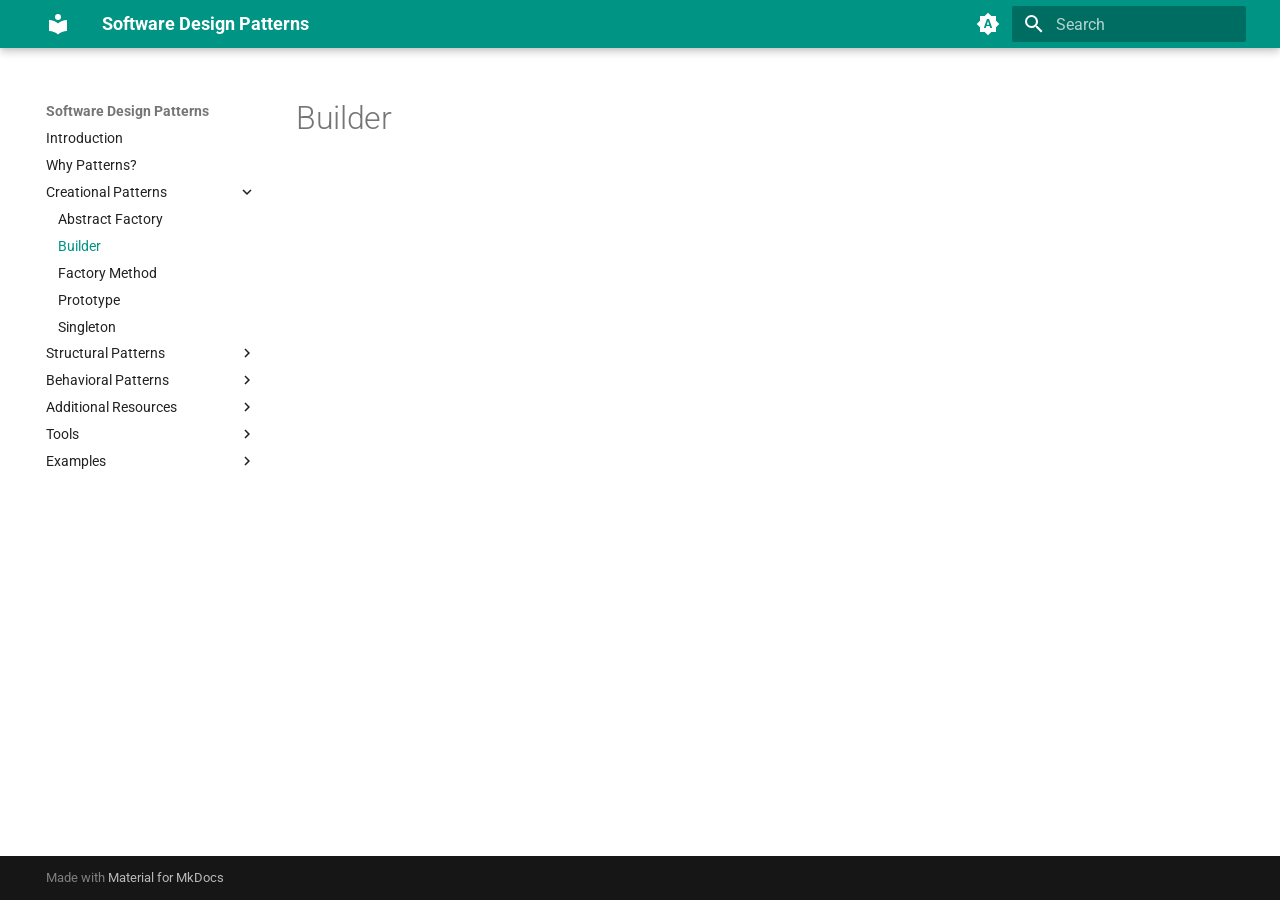
<file: creational_patterns/builder/index.html>
<!doctype html>
<html lang="en" class="no-js">
  <head>
    
      <meta charset="utf-8">
      <meta name="viewport" content="width=device-width,initial-scale=1">
      
      
      
        <link rel="canonical" href="http://patterns.zayedbinhasan.me/creational_patterns/builder/">
      
      
        <link rel="prev" href="../abstract_factory/">
      
      
        <link rel="next" href="../factory_method/">
      
      
      <link rel="icon" href="../../assets/images/favicon.png">
      <meta name="generator" content="mkdocs-1.6.1, mkdocs-material-9.6.11">
    
    
      
        <title>Builder - Software Design Patterns</title>
      
    
    
      <link rel="stylesheet" href="../../assets/stylesheets/main.4af4bdda.min.css">
      
        
        <link rel="stylesheet" href="../../assets/stylesheets/palette.06af60db.min.css">
      
      


    
    
      
    
    
      
        
        
        <link rel="preconnect" href="https://fonts.gstatic.com" crossorigin>
        <link rel="stylesheet" href="https://fonts.googleapis.com/css?family=Roboto:300,300i,400,400i,700,700i%7CRoboto+Mono:400,400i,700,700i&display=fallback">
        <style>:root{--md-text-font:"Roboto";--md-code-font:"Roboto Mono"}</style>
      
    
    
      <link rel="stylesheet" href="../../stylesheets/extra.css">
    
    <script>__md_scope=new URL("../..",location),__md_hash=e=>[...e].reduce(((e,_)=>(e<<5)-e+_.charCodeAt(0)),0),__md_get=(e,_=localStorage,t=__md_scope)=>JSON.parse(_.getItem(t.pathname+"."+e)),__md_set=(e,_,t=localStorage,a=__md_scope)=>{try{t.setItem(a.pathname+"."+e,JSON.stringify(_))}catch(e){}}</script>
    
      

    
    
    
  </head>
  
  
    
    
      
    
    
    
    
    <body dir="ltr" data-md-color-scheme="default" data-md-color-primary="indigo" data-md-color-accent="indigo">
  
    
    <input class="md-toggle" data-md-toggle="drawer" type="checkbox" id="__drawer" autocomplete="off">
    <input class="md-toggle" data-md-toggle="search" type="checkbox" id="__search" autocomplete="off">
    <label class="md-overlay" for="__drawer"></label>
    <div data-md-component="skip">
      
    </div>
    <div data-md-component="announce">
      
    </div>
    
    
      

  

<header class="md-header md-header--shadow" data-md-component="header">
  <nav class="md-header__inner md-grid" aria-label="Header">
    <a href="../.." title="Software Design Patterns" class="md-header__button md-logo" aria-label="Software Design Patterns" data-md-component="logo">
      
  
  <svg xmlns="http://www.w3.org/2000/svg" viewBox="0 0 24 24"><path d="M12 8a3 3 0 0 0 3-3 3 3 0 0 0-3-3 3 3 0 0 0-3 3 3 3 0 0 0 3 3m0 3.54C9.64 9.35 6.5 8 3 8v11c3.5 0 6.64 1.35 9 3.54 2.36-2.19 5.5-3.54 9-3.54V8c-3.5 0-6.64 1.35-9 3.54"/></svg>

    </a>
    <label class="md-header__button md-icon" for="__drawer">
      
      <svg xmlns="http://www.w3.org/2000/svg" viewBox="0 0 24 24"><path d="M3 6h18v2H3zm0 5h18v2H3zm0 5h18v2H3z"/></svg>
    </label>
    <div class="md-header__title" data-md-component="header-title">
      <div class="md-header__ellipsis">
        <div class="md-header__topic">
          <span class="md-ellipsis">
            Software Design Patterns
          </span>
        </div>
        <div class="md-header__topic" data-md-component="header-topic">
          <span class="md-ellipsis">
            
              Builder
            
          </span>
        </div>
      </div>
    </div>
    
      
        <form class="md-header__option" data-md-component="palette">
  
    
    
    
    <input class="md-option" data-md-color-media="(prefers-color-scheme)" data-md-color-scheme="default" data-md-color-primary="indigo" data-md-color-accent="indigo"  aria-label="Switch to light mode"  type="radio" name="__palette" id="__palette_0">
    
      <label class="md-header__button md-icon" title="Switch to light mode" for="__palette_1" hidden>
        <svg xmlns="http://www.w3.org/2000/svg" viewBox="0 0 24 24"><path d="m14.3 16-.7-2h-3.2l-.7 2H7.8L11 7h2l3.2 9zM20 8.69V4h-4.69L12 .69 8.69 4H4v4.69L.69 12 4 15.31V20h4.69L12 23.31 15.31 20H20v-4.69L23.31 12zm-9.15 3.96h2.3L12 9z"/></svg>
      </label>
    
  
    
    
    
    <input class="md-option" data-md-color-media="(prefers-color-scheme: light)" data-md-color-scheme="default" data-md-color-primary="teal" data-md-color-accent="deep-purple"  aria-label="Switch to dark mode"  type="radio" name="__palette" id="__palette_1">
    
      <label class="md-header__button md-icon" title="Switch to dark mode" for="__palette_2" hidden>
        <svg xmlns="http://www.w3.org/2000/svg" viewBox="0 0 24 24"><path d="M12 8a4 4 0 0 0-4 4 4 4 0 0 0 4 4 4 4 0 0 0 4-4 4 4 0 0 0-4-4m0 10a6 6 0 0 1-6-6 6 6 0 0 1 6-6 6 6 0 0 1 6 6 6 6 0 0 1-6 6m8-9.31V4h-4.69L12 .69 8.69 4H4v4.69L.69 12 4 15.31V20h4.69L12 23.31 15.31 20H20v-4.69L23.31 12z"/></svg>
      </label>
    
  
    
    
    
    <input class="md-option" data-md-color-media="(prefers-color-scheme: dark)" data-md-color-scheme="slate" data-md-color-primary="black" data-md-color-accent="deep-purple"  aria-label="Switch to system preference"  type="radio" name="__palette" id="__palette_2">
    
      <label class="md-header__button md-icon" title="Switch to system preference" for="__palette_0" hidden>
        <svg xmlns="http://www.w3.org/2000/svg" viewBox="0 0 24 24"><path d="M12 18c-.89 0-1.74-.2-2.5-.55C11.56 16.5 13 14.42 13 12s-1.44-4.5-3.5-5.45C10.26 6.2 11.11 6 12 6a6 6 0 0 1 6 6 6 6 0 0 1-6 6m8-9.31V4h-4.69L12 .69 8.69 4H4v4.69L.69 12 4 15.31V20h4.69L12 23.31 15.31 20H20v-4.69L23.31 12z"/></svg>
      </label>
    
  
</form>
      
    
    
      <script>var palette=__md_get("__palette");if(palette&&palette.color){if("(prefers-color-scheme)"===palette.color.media){var media=matchMedia("(prefers-color-scheme: light)"),input=document.querySelector(media.matches?"[data-md-color-media='(prefers-color-scheme: light)']":"[data-md-color-media='(prefers-color-scheme: dark)']");palette.color.media=input.getAttribute("data-md-color-media"),palette.color.scheme=input.getAttribute("data-md-color-scheme"),palette.color.primary=input.getAttribute("data-md-color-primary"),palette.color.accent=input.getAttribute("data-md-color-accent")}for(var[key,value]of Object.entries(palette.color))document.body.setAttribute("data-md-color-"+key,value)}</script>
    
    
    
      
      
        <label class="md-header__button md-icon" for="__search">
          
          <svg xmlns="http://www.w3.org/2000/svg" viewBox="0 0 24 24"><path d="M9.5 3A6.5 6.5 0 0 1 16 9.5c0 1.61-.59 3.09-1.56 4.23l.27.27h.79l5 5-1.5 1.5-5-5v-.79l-.27-.27A6.52 6.52 0 0 1 9.5 16 6.5 6.5 0 0 1 3 9.5 6.5 6.5 0 0 1 9.5 3m0 2C7 5 5 7 5 9.5S7 14 9.5 14 14 12 14 9.5 12 5 9.5 5"/></svg>
        </label>
        <div class="md-search" data-md-component="search" role="dialog">
  <label class="md-search__overlay" for="__search"></label>
  <div class="md-search__inner" role="search">
    <form class="md-search__form" name="search">
      <input type="text" class="md-search__input" name="query" aria-label="Search" placeholder="Search" autocapitalize="off" autocorrect="off" autocomplete="off" spellcheck="false" data-md-component="search-query" required>
      <label class="md-search__icon md-icon" for="__search">
        
        <svg xmlns="http://www.w3.org/2000/svg" viewBox="0 0 24 24"><path d="M9.5 3A6.5 6.5 0 0 1 16 9.5c0 1.61-.59 3.09-1.56 4.23l.27.27h.79l5 5-1.5 1.5-5-5v-.79l-.27-.27A6.52 6.52 0 0 1 9.5 16 6.5 6.5 0 0 1 3 9.5 6.5 6.5 0 0 1 9.5 3m0 2C7 5 5 7 5 9.5S7 14 9.5 14 14 12 14 9.5 12 5 9.5 5"/></svg>
        
        <svg xmlns="http://www.w3.org/2000/svg" viewBox="0 0 24 24"><path d="M20 11v2H8l5.5 5.5-1.42 1.42L4.16 12l7.92-7.92L13.5 5.5 8 11z"/></svg>
      </label>
      <nav class="md-search__options" aria-label="Search">
        
        <button type="reset" class="md-search__icon md-icon" title="Clear" aria-label="Clear" tabindex="-1">
          
          <svg xmlns="http://www.w3.org/2000/svg" viewBox="0 0 24 24"><path d="M19 6.41 17.59 5 12 10.59 6.41 5 5 6.41 10.59 12 5 17.59 6.41 19 12 13.41 17.59 19 19 17.59 13.41 12z"/></svg>
        </button>
      </nav>
      
    </form>
    <div class="md-search__output">
      <div class="md-search__scrollwrap" tabindex="0" data-md-scrollfix>
        <div class="md-search-result" data-md-component="search-result">
          <div class="md-search-result__meta">
            Initializing search
          </div>
          <ol class="md-search-result__list" role="presentation"></ol>
        </div>
      </div>
    </div>
  </div>
</div>
      
    
    
  </nav>
  
</header>
    
    <div class="md-container" data-md-component="container">
      
      
        
          
        
      
      <main class="md-main" data-md-component="main">
        <div class="md-main__inner md-grid">
          
            
              
              <div class="md-sidebar md-sidebar--primary" data-md-component="sidebar" data-md-type="navigation" >
                <div class="md-sidebar__scrollwrap">
                  <div class="md-sidebar__inner">
                    



<nav class="md-nav md-nav--primary" aria-label="Navigation" data-md-level="0">
  <label class="md-nav__title" for="__drawer">
    <a href="../.." title="Software Design Patterns" class="md-nav__button md-logo" aria-label="Software Design Patterns" data-md-component="logo">
      
  
  <svg xmlns="http://www.w3.org/2000/svg" viewBox="0 0 24 24"><path d="M12 8a3 3 0 0 0 3-3 3 3 0 0 0-3-3 3 3 0 0 0-3 3 3 3 0 0 0 3 3m0 3.54C9.64 9.35 6.5 8 3 8v11c3.5 0 6.64 1.35 9 3.54 2.36-2.19 5.5-3.54 9-3.54V8c-3.5 0-6.64 1.35-9 3.54"/></svg>

    </a>
    Software Design Patterns
  </label>
  
  <ul class="md-nav__list" data-md-scrollfix>
    
      
      
  
  
  
  
    <li class="md-nav__item">
      <a href="../.." class="md-nav__link">
        
  
  
  <span class="md-ellipsis">
    Introduction
    
  </span>
  

      </a>
    </li>
  

    
      
      
  
  
  
  
    <li class="md-nav__item">
      <a href="../../why_patterns/" class="md-nav__link">
        
  
  
  <span class="md-ellipsis">
    Why Patterns?
    
  </span>
  

      </a>
    </li>
  

    
      
      
  
  
    
  
  
  
    
    
    
    
    
    <li class="md-nav__item md-nav__item--active md-nav__item--nested">
      
        
        
        <input class="md-nav__toggle md-toggle " type="checkbox" id="__nav_3" checked>
        
          
          <label class="md-nav__link" for="__nav_3" id="__nav_3_label" tabindex="0">
            
  
  
  <span class="md-ellipsis">
    Creational Patterns
    
  </span>
  

            <span class="md-nav__icon md-icon"></span>
          </label>
        
        <nav class="md-nav" data-md-level="1" aria-labelledby="__nav_3_label" aria-expanded="true">
          <label class="md-nav__title" for="__nav_3">
            <span class="md-nav__icon md-icon"></span>
            Creational Patterns
          </label>
          <ul class="md-nav__list" data-md-scrollfix>
            
              
                
  
  
  
  
    <li class="md-nav__item">
      <a href="../abstract_factory/" class="md-nav__link">
        
  
  
  <span class="md-ellipsis">
    Abstract Factory
    
  </span>
  

      </a>
    </li>
  

              
            
              
                
  
  
    
  
  
  
    <li class="md-nav__item md-nav__item--active">
      
      <input class="md-nav__toggle md-toggle" type="checkbox" id="__toc">
      
      
      
      <a href="./" class="md-nav__link md-nav__link--active">
        
  
  
  <span class="md-ellipsis">
    Builder
    
  </span>
  

      </a>
      
    </li>
  

              
            
              
                
  
  
  
  
    <li class="md-nav__item">
      <a href="../factory_method/" class="md-nav__link">
        
  
  
  <span class="md-ellipsis">
    Factory Method
    
  </span>
  

      </a>
    </li>
  

              
            
              
                
  
  
  
  
    <li class="md-nav__item">
      <a href="../prototype/" class="md-nav__link">
        
  
  
  <span class="md-ellipsis">
    Prototype
    
  </span>
  

      </a>
    </li>
  

              
            
              
                
  
  
  
  
    <li class="md-nav__item">
      <a href="../singleton/" class="md-nav__link">
        
  
  
  <span class="md-ellipsis">
    Singleton
    
  </span>
  

      </a>
    </li>
  

              
            
          </ul>
        </nav>
      
    </li>
  

    
      
      
  
  
  
  
    
    
    
    
    
    <li class="md-nav__item md-nav__item--nested">
      
        
        
        <input class="md-nav__toggle md-toggle " type="checkbox" id="__nav_4" >
        
          
          <label class="md-nav__link" for="__nav_4" id="__nav_4_label" tabindex="0">
            
  
  
  <span class="md-ellipsis">
    Structural Patterns
    
  </span>
  

            <span class="md-nav__icon md-icon"></span>
          </label>
        
        <nav class="md-nav" data-md-level="1" aria-labelledby="__nav_4_label" aria-expanded="false">
          <label class="md-nav__title" for="__nav_4">
            <span class="md-nav__icon md-icon"></span>
            Structural Patterns
          </label>
          <ul class="md-nav__list" data-md-scrollfix>
            
              
                
  
  
  
  
    <li class="md-nav__item">
      <a href="../../structural_patterns/adapter.md" class="md-nav__link">
        
  
  
  <span class="md-ellipsis">
    Adapter
    
  </span>
  

      </a>
    </li>
  

              
            
              
                
  
  
  
  
    <li class="md-nav__item">
      <a href="../../structural_patterns/bridge.md" class="md-nav__link">
        
  
  
  <span class="md-ellipsis">
    Bridge
    
  </span>
  

      </a>
    </li>
  

              
            
              
                
  
  
  
  
    <li class="md-nav__item">
      <a href="../../structural_patterns/composite.md" class="md-nav__link">
        
  
  
  <span class="md-ellipsis">
    Composite
    
  </span>
  

      </a>
    </li>
  

              
            
              
                
  
  
  
  
    <li class="md-nav__item">
      <a href="../../structural_patterns/decorator.md" class="md-nav__link">
        
  
  
  <span class="md-ellipsis">
    Decorator
    
  </span>
  

      </a>
    </li>
  

              
            
              
                
  
  
  
  
    <li class="md-nav__item">
      <a href="../../structural_patterns/facade.md" class="md-nav__link">
        
  
  
  <span class="md-ellipsis">
    Facade
    
  </span>
  

      </a>
    </li>
  

              
            
              
                
  
  
  
  
    <li class="md-nav__item">
      <a href="../../structural_patterns/flyweight.md" class="md-nav__link">
        
  
  
  <span class="md-ellipsis">
    Flyweight
    
  </span>
  

      </a>
    </li>
  

              
            
              
                
  
  
  
  
    <li class="md-nav__item">
      <a href="../../structural_patterns/proxy.md" class="md-nav__link">
        
  
  
  <span class="md-ellipsis">
    Proxy
    
  </span>
  

      </a>
    </li>
  

              
            
          </ul>
        </nav>
      
    </li>
  

    
      
      
  
  
  
  
    
    
    
    
    
    <li class="md-nav__item md-nav__item--nested">
      
        
        
        <input class="md-nav__toggle md-toggle " type="checkbox" id="__nav_5" >
        
          
          <label class="md-nav__link" for="__nav_5" id="__nav_5_label" tabindex="0">
            
  
  
  <span class="md-ellipsis">
    Behavioral Patterns
    
  </span>
  

            <span class="md-nav__icon md-icon"></span>
          </label>
        
        <nav class="md-nav" data-md-level="1" aria-labelledby="__nav_5_label" aria-expanded="false">
          <label class="md-nav__title" for="__nav_5">
            <span class="md-nav__icon md-icon"></span>
            Behavioral Patterns
          </label>
          <ul class="md-nav__list" data-md-scrollfix>
            
              
                
  
  
  
  
    <li class="md-nav__item">
      <a href="../../behavioral_patterns/chain_of_responsibility.md" class="md-nav__link">
        
  
  
  <span class="md-ellipsis">
    Chain of Responsibility
    
  </span>
  

      </a>
    </li>
  

              
            
              
                
  
  
  
  
    <li class="md-nav__item">
      <a href="../../behavioral_patterns/command.md" class="md-nav__link">
        
  
  
  <span class="md-ellipsis">
    Command
    
  </span>
  

      </a>
    </li>
  

              
            
              
                
  
  
  
  
    <li class="md-nav__item">
      <a href="../../behavioral_patterns/iterator.md" class="md-nav__link">
        
  
  
  <span class="md-ellipsis">
    Iterator
    
  </span>
  

      </a>
    </li>
  

              
            
              
                
  
  
  
  
    <li class="md-nav__item">
      <a href="../../behavioral_patterns/interpreter.md" class="md-nav__link">
        
  
  
  <span class="md-ellipsis">
    Interpreter
    
  </span>
  

      </a>
    </li>
  

              
            
              
                
  
  
  
  
    <li class="md-nav__item">
      <a href="../../behavioral_patterns/mediator.md" class="md-nav__link">
        
  
  
  <span class="md-ellipsis">
    Mediator
    
  </span>
  

      </a>
    </li>
  

              
            
              
                
  
  
  
  
    <li class="md-nav__item">
      <a href="../../behavioral_patterns/memento.md" class="md-nav__link">
        
  
  
  <span class="md-ellipsis">
    Memento
    
  </span>
  

      </a>
    </li>
  

              
            
              
                
  
  
  
  
    <li class="md-nav__item">
      <a href="../../behavioral_patterns/observer.md" class="md-nav__link">
        
  
  
  <span class="md-ellipsis">
    Observer
    
  </span>
  

      </a>
    </li>
  

              
            
              
                
  
  
  
  
    <li class="md-nav__item">
      <a href="../../behavioral_patterns/state.md" class="md-nav__link">
        
  
  
  <span class="md-ellipsis">
    State
    
  </span>
  

      </a>
    </li>
  

              
            
              
                
  
  
  
  
    <li class="md-nav__item">
      <a href="../../behavioral_patterns/strategy.md" class="md-nav__link">
        
  
  
  <span class="md-ellipsis">
    Strategy
    
  </span>
  

      </a>
    </li>
  

              
            
              
                
  
  
  
  
    <li class="md-nav__item">
      <a href="../../behavioral_patterns/template_method.md" class="md-nav__link">
        
  
  
  <span class="md-ellipsis">
    Template Method
    
  </span>
  

      </a>
    </li>
  

              
            
              
                
  
  
  
  
    <li class="md-nav__item">
      <a href="../../behavioral_patterns/visitor.md" class="md-nav__link">
        
  
  
  <span class="md-ellipsis">
    Visitor
    
  </span>
  

      </a>
    </li>
  

              
            
          </ul>
        </nav>
      
    </li>
  

    
      
      
  
  
  
  
    
    
    
    
    
    <li class="md-nav__item md-nav__item--nested">
      
        
        
        <input class="md-nav__toggle md-toggle " type="checkbox" id="__nav_6" >
        
          
          <label class="md-nav__link" for="__nav_6" id="__nav_6_label" tabindex="0">
            
  
  
  <span class="md-ellipsis">
    Additional Resources
    
  </span>
  

            <span class="md-nav__icon md-icon"></span>
          </label>
        
        <nav class="md-nav" data-md-level="1" aria-labelledby="__nav_6_label" aria-expanded="false">
          <label class="md-nav__title" for="__nav_6">
            <span class="md-nav__icon md-icon"></span>
            Additional Resources
          </label>
          <ul class="md-nav__list" data-md-scrollfix>
            
              
                
  
  
  
  
    <li class="md-nav__item">
      <a href="../../additional_resources/books.md" class="md-nav__link">
        
  
  
  <span class="md-ellipsis">
    Books
    
  </span>
  

      </a>
    </li>
  

              
            
              
                
  
  
  
  
    <li class="md-nav__item">
      <a href="../../additional_resources/articles.md" class="md-nav__link">
        
  
  
  <span class="md-ellipsis">
    Articles
    
  </span>
  

      </a>
    </li>
  

              
            
              
                
  
  
  
  
    <li class="md-nav__item">
      <a href="../../additional_resources/videos.md" class="md-nav__link">
        
  
  
  <span class="md-ellipsis">
    Videos
    
  </span>
  

      </a>
    </li>
  

              
            
          </ul>
        </nav>
      
    </li>
  

    
      
      
  
  
  
  
    
    
    
    
    
    <li class="md-nav__item md-nav__item--nested">
      
        
        
        <input class="md-nav__toggle md-toggle " type="checkbox" id="__nav_7" >
        
          
          <label class="md-nav__link" for="__nav_7" id="__nav_7_label" tabindex="0">
            
  
  
  <span class="md-ellipsis">
    Tools
    
  </span>
  

            <span class="md-nav__icon md-icon"></span>
          </label>
        
        <nav class="md-nav" data-md-level="1" aria-labelledby="__nav_7_label" aria-expanded="false">
          <label class="md-nav__title" for="__nav_7">
            <span class="md-nav__icon md-icon"></span>
            Tools
          </label>
          <ul class="md-nav__list" data-md-scrollfix>
            
              
                
  
  
  
  
    <li class="md-nav__item">
      <a href="../../tools/uml_diagrams.md" class="md-nav__link">
        
  
  
  <span class="md-ellipsis">
    UML Diagrams
    
  </span>
  

      </a>
    </li>
  

              
            
              
                
  
  
  
  
    <li class="md-nav__item">
      <a href="../../tools/design_pattern_generators.md" class="md-nav__link">
        
  
  
  <span class="md-ellipsis">
    Design Pattern Generators
    
  </span>
  

      </a>
    </li>
  

              
            
              
                
  
  
  
  
    <li class="md-nav__item">
      <a href="../../tools/code_snippets.md" class="md-nav__link">
        
  
  
  <span class="md-ellipsis">
    Code Snippets
    
  </span>
  

      </a>
    </li>
  

              
            
              
                
  
  
  
  
    <li class="md-nav__item">
      <a href="../../tools/ide_plugins.md" class="md-nav__link">
        
  
  
  <span class="md-ellipsis">
    IDE Plugins
    
  </span>
  

      </a>
    </li>
  

              
            
              
                
  
  
  
  
    <li class="md-nav__item">
      <a href="../../tools/online_resources.md" class="md-nav__link">
        
  
  
  <span class="md-ellipsis">
    Online Resources
    
  </span>
  

      </a>
    </li>
  

              
            
          </ul>
        </nav>
      
    </li>
  

    
      
      
  
  
  
  
    
    
    
    
    
    <li class="md-nav__item md-nav__item--nested">
      
        
        
        <input class="md-nav__toggle md-toggle " type="checkbox" id="__nav_8" >
        
          
          <label class="md-nav__link" for="__nav_8" id="__nav_8_label" tabindex="0">
            
  
  
  <span class="md-ellipsis">
    Examples
    
  </span>
  

            <span class="md-nav__icon md-icon"></span>
          </label>
        
        <nav class="md-nav" data-md-level="1" aria-labelledby="__nav_8_label" aria-expanded="false">
          <label class="md-nav__title" for="__nav_8">
            <span class="md-nav__icon md-icon"></span>
            Examples
          </label>
          <ul class="md-nav__list" data-md-scrollfix>
            
              
                
  
  
  
  
    <li class="md-nav__item">
      <a href="../../examples/java.md" class="md-nav__link">
        
  
  
  <span class="md-ellipsis">
    Java
    
  </span>
  

      </a>
    </li>
  

              
            
              
                
  
  
  
  
    <li class="md-nav__item">
      <a href="../../examples/python.md" class="md-nav__link">
        
  
  
  <span class="md-ellipsis">
    Python
    
  </span>
  

      </a>
    </li>
  

              
            
              
                
  
  
  
  
    <li class="md-nav__item">
      <a href="../../examples/c++.md" class="md-nav__link">
        
  
  
  <span class="md-ellipsis">
    C++
    
  </span>
  

      </a>
    </li>
  

              
            
              
                
  
  
  
  
    <li class="md-nav__item">
      <a href="../../examples/javascript.md" class="md-nav__link">
        
  
  
  <span class="md-ellipsis">
    JavaScript
    
  </span>
  

      </a>
    </li>
  

              
            
              
                
  
  
  
  
    <li class="md-nav__item">
      <a href="../../examples/csharp.md" class="md-nav__link">
        
  
  
  <span class="md-ellipsis">
    C#
    
  </span>
  

      </a>
    </li>
  

              
            
          </ul>
        </nav>
      
    </li>
  

    
  </ul>
</nav>
                  </div>
                </div>
              </div>
            
            
              
              <div class="md-sidebar md-sidebar--secondary" data-md-component="sidebar" data-md-type="toc" >
                <div class="md-sidebar__scrollwrap">
                  <div class="md-sidebar__inner">
                    

<nav class="md-nav md-nav--secondary" aria-label="Table of contents">
  
  
  
  
</nav>
                  </div>
                </div>
              </div>
            
          
          
            <div class="md-content" data-md-component="content">
              <article class="md-content__inner md-typeset">
                
                  



  <h1>Builder</h1>














                
              </article>
            </div>
          
          
<script>var target=document.getElementById(location.hash.slice(1));target&&target.name&&(target.checked=target.name.startsWith("__tabbed_"))</script>
        </div>
        
      </main>
      
        <footer class="md-footer">
  
  <div class="md-footer-meta md-typeset">
    <div class="md-footer-meta__inner md-grid">
      <div class="md-copyright">
  
  
    Made with
    <a href="https://squidfunk.github.io/mkdocs-material/" target="_blank" rel="noopener">
      Material for MkDocs
    </a>
  
</div>
      
    </div>
  </div>
</footer>
      
    </div>
    <div class="md-dialog" data-md-component="dialog">
      <div class="md-dialog__inner md-typeset"></div>
    </div>
    
    
    
      
      <script id="__config" type="application/json">{"base": "../..", "features": ["navigation.instant"], "search": "../../assets/javascripts/workers/search.f8cc74c7.min.js", "tags": null, "translations": {"clipboard.copied": "Copied to clipboard", "clipboard.copy": "Copy to clipboard", "search.result.more.one": "1 more on this page", "search.result.more.other": "# more on this page", "search.result.none": "No matching documents", "search.result.one": "1 matching document", "search.result.other": "# matching documents", "search.result.placeholder": "Type to start searching", "search.result.term.missing": "Missing", "select.version": "Select version"}, "version": null}</script>
    
    
      <script src="../../assets/javascripts/bundle.c8b220af.min.js"></script>
      
    
  </body>
</html>
</file>
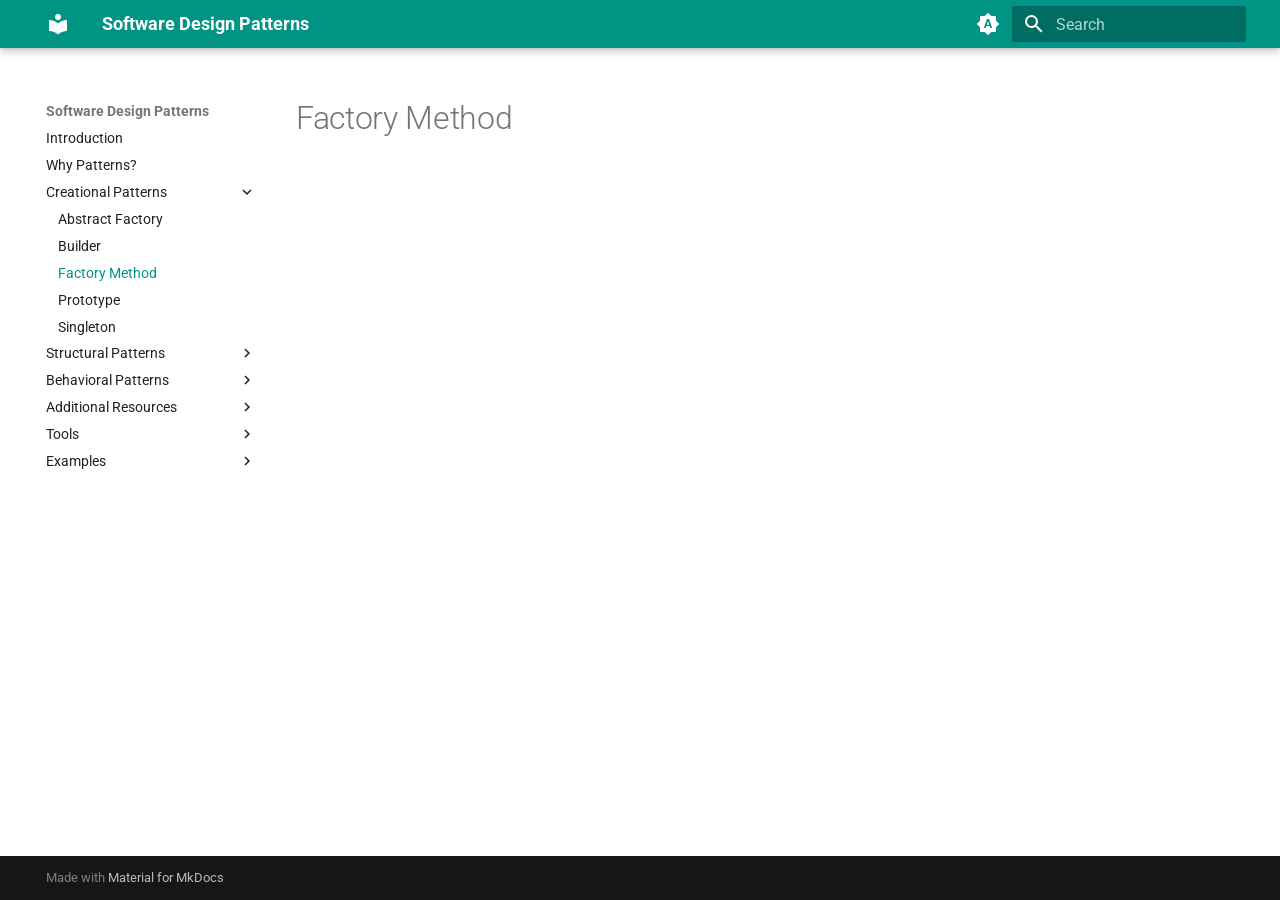
<file: creational_patterns/factory_method/index.html>
<!doctype html>
<html lang="en" class="no-js">
  <head>
    
      <meta charset="utf-8">
      <meta name="viewport" content="width=device-width,initial-scale=1">
      
      
      
        <link rel="canonical" href="http://patterns.zayedbinhasan.me/creational_patterns/factory_method/">
      
      
        <link rel="prev" href="../builder/">
      
      
        <link rel="next" href="../prototype/">
      
      
      <link rel="icon" href="../../assets/images/favicon.png">
      <meta name="generator" content="mkdocs-1.6.1, mkdocs-material-9.6.11">
    
    
      
        <title>Factory Method - Software Design Patterns</title>
      
    
    
      <link rel="stylesheet" href="../../assets/stylesheets/main.4af4bdda.min.css">
      
        
        <link rel="stylesheet" href="../../assets/stylesheets/palette.06af60db.min.css">
      
      


    
    
      
    
    
      
        
        
        <link rel="preconnect" href="https://fonts.gstatic.com" crossorigin>
        <link rel="stylesheet" href="https://fonts.googleapis.com/css?family=Roboto:300,300i,400,400i,700,700i%7CRoboto+Mono:400,400i,700,700i&display=fallback">
        <style>:root{--md-text-font:"Roboto";--md-code-font:"Roboto Mono"}</style>
      
    
    
      <link rel="stylesheet" href="../../stylesheets/extra.css">
    
    <script>__md_scope=new URL("../..",location),__md_hash=e=>[...e].reduce(((e,_)=>(e<<5)-e+_.charCodeAt(0)),0),__md_get=(e,_=localStorage,t=__md_scope)=>JSON.parse(_.getItem(t.pathname+"."+e)),__md_set=(e,_,t=localStorage,a=__md_scope)=>{try{t.setItem(a.pathname+"."+e,JSON.stringify(_))}catch(e){}}</script>
    
      

    
    
    
  </head>
  
  
    
    
      
    
    
    
    
    <body dir="ltr" data-md-color-scheme="default" data-md-color-primary="indigo" data-md-color-accent="indigo">
  
    
    <input class="md-toggle" data-md-toggle="drawer" type="checkbox" id="__drawer" autocomplete="off">
    <input class="md-toggle" data-md-toggle="search" type="checkbox" id="__search" autocomplete="off">
    <label class="md-overlay" for="__drawer"></label>
    <div data-md-component="skip">
      
    </div>
    <div data-md-component="announce">
      
    </div>
    
    
      

  

<header class="md-header md-header--shadow" data-md-component="header">
  <nav class="md-header__inner md-grid" aria-label="Header">
    <a href="../.." title="Software Design Patterns" class="md-header__button md-logo" aria-label="Software Design Patterns" data-md-component="logo">
      
  
  <svg xmlns="http://www.w3.org/2000/svg" viewBox="0 0 24 24"><path d="M12 8a3 3 0 0 0 3-3 3 3 0 0 0-3-3 3 3 0 0 0-3 3 3 3 0 0 0 3 3m0 3.54C9.64 9.35 6.5 8 3 8v11c3.5 0 6.64 1.35 9 3.54 2.36-2.19 5.5-3.54 9-3.54V8c-3.5 0-6.64 1.35-9 3.54"/></svg>

    </a>
    <label class="md-header__button md-icon" for="__drawer">
      
      <svg xmlns="http://www.w3.org/2000/svg" viewBox="0 0 24 24"><path d="M3 6h18v2H3zm0 5h18v2H3zm0 5h18v2H3z"/></svg>
    </label>
    <div class="md-header__title" data-md-component="header-title">
      <div class="md-header__ellipsis">
        <div class="md-header__topic">
          <span class="md-ellipsis">
            Software Design Patterns
          </span>
        </div>
        <div class="md-header__topic" data-md-component="header-topic">
          <span class="md-ellipsis">
            
              Factory Method
            
          </span>
        </div>
      </div>
    </div>
    
      
        <form class="md-header__option" data-md-component="palette">
  
    
    
    
    <input class="md-option" data-md-color-media="(prefers-color-scheme)" data-md-color-scheme="default" data-md-color-primary="indigo" data-md-color-accent="indigo"  aria-label="Switch to light mode"  type="radio" name="__palette" id="__palette_0">
    
      <label class="md-header__button md-icon" title="Switch to light mode" for="__palette_1" hidden>
        <svg xmlns="http://www.w3.org/2000/svg" viewBox="0 0 24 24"><path d="m14.3 16-.7-2h-3.2l-.7 2H7.8L11 7h2l3.2 9zM20 8.69V4h-4.69L12 .69 8.69 4H4v4.69L.69 12 4 15.31V20h4.69L12 23.31 15.31 20H20v-4.69L23.31 12zm-9.15 3.96h2.3L12 9z"/></svg>
      </label>
    
  
    
    
    
    <input class="md-option" data-md-color-media="(prefers-color-scheme: light)" data-md-color-scheme="default" data-md-color-primary="teal" data-md-color-accent="deep-purple"  aria-label="Switch to dark mode"  type="radio" name="__palette" id="__palette_1">
    
      <label class="md-header__button md-icon" title="Switch to dark mode" for="__palette_2" hidden>
        <svg xmlns="http://www.w3.org/2000/svg" viewBox="0 0 24 24"><path d="M12 8a4 4 0 0 0-4 4 4 4 0 0 0 4 4 4 4 0 0 0 4-4 4 4 0 0 0-4-4m0 10a6 6 0 0 1-6-6 6 6 0 0 1 6-6 6 6 0 0 1 6 6 6 6 0 0 1-6 6m8-9.31V4h-4.69L12 .69 8.69 4H4v4.69L.69 12 4 15.31V20h4.69L12 23.31 15.31 20H20v-4.69L23.31 12z"/></svg>
      </label>
    
  
    
    
    
    <input class="md-option" data-md-color-media="(prefers-color-scheme: dark)" data-md-color-scheme="slate" data-md-color-primary="black" data-md-color-accent="deep-purple"  aria-label="Switch to system preference"  type="radio" name="__palette" id="__palette_2">
    
      <label class="md-header__button md-icon" title="Switch to system preference" for="__palette_0" hidden>
        <svg xmlns="http://www.w3.org/2000/svg" viewBox="0 0 24 24"><path d="M12 18c-.89 0-1.74-.2-2.5-.55C11.56 16.5 13 14.42 13 12s-1.44-4.5-3.5-5.45C10.26 6.2 11.11 6 12 6a6 6 0 0 1 6 6 6 6 0 0 1-6 6m8-9.31V4h-4.69L12 .69 8.69 4H4v4.69L.69 12 4 15.31V20h4.69L12 23.31 15.31 20H20v-4.69L23.31 12z"/></svg>
      </label>
    
  
</form>
      
    
    
      <script>var palette=__md_get("__palette");if(palette&&palette.color){if("(prefers-color-scheme)"===palette.color.media){var media=matchMedia("(prefers-color-scheme: light)"),input=document.querySelector(media.matches?"[data-md-color-media='(prefers-color-scheme: light)']":"[data-md-color-media='(prefers-color-scheme: dark)']");palette.color.media=input.getAttribute("data-md-color-media"),palette.color.scheme=input.getAttribute("data-md-color-scheme"),palette.color.primary=input.getAttribute("data-md-color-primary"),palette.color.accent=input.getAttribute("data-md-color-accent")}for(var[key,value]of Object.entries(palette.color))document.body.setAttribute("data-md-color-"+key,value)}</script>
    
    
    
      
      
        <label class="md-header__button md-icon" for="__search">
          
          <svg xmlns="http://www.w3.org/2000/svg" viewBox="0 0 24 24"><path d="M9.5 3A6.5 6.5 0 0 1 16 9.5c0 1.61-.59 3.09-1.56 4.23l.27.27h.79l5 5-1.5 1.5-5-5v-.79l-.27-.27A6.52 6.52 0 0 1 9.5 16 6.5 6.5 0 0 1 3 9.5 6.5 6.5 0 0 1 9.5 3m0 2C7 5 5 7 5 9.5S7 14 9.5 14 14 12 14 9.5 12 5 9.5 5"/></svg>
        </label>
        <div class="md-search" data-md-component="search" role="dialog">
  <label class="md-search__overlay" for="__search"></label>
  <div class="md-search__inner" role="search">
    <form class="md-search__form" name="search">
      <input type="text" class="md-search__input" name="query" aria-label="Search" placeholder="Search" autocapitalize="off" autocorrect="off" autocomplete="off" spellcheck="false" data-md-component="search-query" required>
      <label class="md-search__icon md-icon" for="__search">
        
        <svg xmlns="http://www.w3.org/2000/svg" viewBox="0 0 24 24"><path d="M9.5 3A6.5 6.5 0 0 1 16 9.5c0 1.61-.59 3.09-1.56 4.23l.27.27h.79l5 5-1.5 1.5-5-5v-.79l-.27-.27A6.52 6.52 0 0 1 9.5 16 6.5 6.5 0 0 1 3 9.5 6.5 6.5 0 0 1 9.5 3m0 2C7 5 5 7 5 9.5S7 14 9.5 14 14 12 14 9.5 12 5 9.5 5"/></svg>
        
        <svg xmlns="http://www.w3.org/2000/svg" viewBox="0 0 24 24"><path d="M20 11v2H8l5.5 5.5-1.42 1.42L4.16 12l7.92-7.92L13.5 5.5 8 11z"/></svg>
      </label>
      <nav class="md-search__options" aria-label="Search">
        
        <button type="reset" class="md-search__icon md-icon" title="Clear" aria-label="Clear" tabindex="-1">
          
          <svg xmlns="http://www.w3.org/2000/svg" viewBox="0 0 24 24"><path d="M19 6.41 17.59 5 12 10.59 6.41 5 5 6.41 10.59 12 5 17.59 6.41 19 12 13.41 17.59 19 19 17.59 13.41 12z"/></svg>
        </button>
      </nav>
      
    </form>
    <div class="md-search__output">
      <div class="md-search__scrollwrap" tabindex="0" data-md-scrollfix>
        <div class="md-search-result" data-md-component="search-result">
          <div class="md-search-result__meta">
            Initializing search
          </div>
          <ol class="md-search-result__list" role="presentation"></ol>
        </div>
      </div>
    </div>
  </div>
</div>
      
    
    
  </nav>
  
</header>
    
    <div class="md-container" data-md-component="container">
      
      
        
          
        
      
      <main class="md-main" data-md-component="main">
        <div class="md-main__inner md-grid">
          
            
              
              <div class="md-sidebar md-sidebar--primary" data-md-component="sidebar" data-md-type="navigation" >
                <div class="md-sidebar__scrollwrap">
                  <div class="md-sidebar__inner">
                    



<nav class="md-nav md-nav--primary" aria-label="Navigation" data-md-level="0">
  <label class="md-nav__title" for="__drawer">
    <a href="../.." title="Software Design Patterns" class="md-nav__button md-logo" aria-label="Software Design Patterns" data-md-component="logo">
      
  
  <svg xmlns="http://www.w3.org/2000/svg" viewBox="0 0 24 24"><path d="M12 8a3 3 0 0 0 3-3 3 3 0 0 0-3-3 3 3 0 0 0-3 3 3 3 0 0 0 3 3m0 3.54C9.64 9.35 6.5 8 3 8v11c3.5 0 6.64 1.35 9 3.54 2.36-2.19 5.5-3.54 9-3.54V8c-3.5 0-6.64 1.35-9 3.54"/></svg>

    </a>
    Software Design Patterns
  </label>
  
  <ul class="md-nav__list" data-md-scrollfix>
    
      
      
  
  
  
  
    <li class="md-nav__item">
      <a href="../.." class="md-nav__link">
        
  
  
  <span class="md-ellipsis">
    Introduction
    
  </span>
  

      </a>
    </li>
  

    
      
      
  
  
  
  
    <li class="md-nav__item">
      <a href="../../why_patterns/" class="md-nav__link">
        
  
  
  <span class="md-ellipsis">
    Why Patterns?
    
  </span>
  

      </a>
    </li>
  

    
      
      
  
  
    
  
  
  
    
    
    
    
    
    <li class="md-nav__item md-nav__item--active md-nav__item--nested">
      
        
        
        <input class="md-nav__toggle md-toggle " type="checkbox" id="__nav_3" checked>
        
          
          <label class="md-nav__link" for="__nav_3" id="__nav_3_label" tabindex="0">
            
  
  
  <span class="md-ellipsis">
    Creational Patterns
    
  </span>
  

            <span class="md-nav__icon md-icon"></span>
          </label>
        
        <nav class="md-nav" data-md-level="1" aria-labelledby="__nav_3_label" aria-expanded="true">
          <label class="md-nav__title" for="__nav_3">
            <span class="md-nav__icon md-icon"></span>
            Creational Patterns
          </label>
          <ul class="md-nav__list" data-md-scrollfix>
            
              
                
  
  
  
  
    <li class="md-nav__item">
      <a href="../abstract_factory/" class="md-nav__link">
        
  
  
  <span class="md-ellipsis">
    Abstract Factory
    
  </span>
  

      </a>
    </li>
  

              
            
              
                
  
  
  
  
    <li class="md-nav__item">
      <a href="../builder/" class="md-nav__link">
        
  
  
  <span class="md-ellipsis">
    Builder
    
  </span>
  

      </a>
    </li>
  

              
            
              
                
  
  
    
  
  
  
    <li class="md-nav__item md-nav__item--active">
      
      <input class="md-nav__toggle md-toggle" type="checkbox" id="__toc">
      
      
      
      <a href="./" class="md-nav__link md-nav__link--active">
        
  
  
  <span class="md-ellipsis">
    Factory Method
    
  </span>
  

      </a>
      
    </li>
  

              
            
              
                
  
  
  
  
    <li class="md-nav__item">
      <a href="../prototype/" class="md-nav__link">
        
  
  
  <span class="md-ellipsis">
    Prototype
    
  </span>
  

      </a>
    </li>
  

              
            
              
                
  
  
  
  
    <li class="md-nav__item">
      <a href="../singleton/" class="md-nav__link">
        
  
  
  <span class="md-ellipsis">
    Singleton
    
  </span>
  

      </a>
    </li>
  

              
            
          </ul>
        </nav>
      
    </li>
  

    
      
      
  
  
  
  
    
    
    
    
    
    <li class="md-nav__item md-nav__item--nested">
      
        
        
        <input class="md-nav__toggle md-toggle " type="checkbox" id="__nav_4" >
        
          
          <label class="md-nav__link" for="__nav_4" id="__nav_4_label" tabindex="0">
            
  
  
  <span class="md-ellipsis">
    Structural Patterns
    
  </span>
  

            <span class="md-nav__icon md-icon"></span>
          </label>
        
        <nav class="md-nav" data-md-level="1" aria-labelledby="__nav_4_label" aria-expanded="false">
          <label class="md-nav__title" for="__nav_4">
            <span class="md-nav__icon md-icon"></span>
            Structural Patterns
          </label>
          <ul class="md-nav__list" data-md-scrollfix>
            
              
                
  
  
  
  
    <li class="md-nav__item">
      <a href="../../structural_patterns/adapter.md" class="md-nav__link">
        
  
  
  <span class="md-ellipsis">
    Adapter
    
  </span>
  

      </a>
    </li>
  

              
            
              
                
  
  
  
  
    <li class="md-nav__item">
      <a href="../../structural_patterns/bridge.md" class="md-nav__link">
        
  
  
  <span class="md-ellipsis">
    Bridge
    
  </span>
  

      </a>
    </li>
  

              
            
              
                
  
  
  
  
    <li class="md-nav__item">
      <a href="../../structural_patterns/composite.md" class="md-nav__link">
        
  
  
  <span class="md-ellipsis">
    Composite
    
  </span>
  

      </a>
    </li>
  

              
            
              
                
  
  
  
  
    <li class="md-nav__item">
      <a href="../../structural_patterns/decorator.md" class="md-nav__link">
        
  
  
  <span class="md-ellipsis">
    Decorator
    
  </span>
  

      </a>
    </li>
  

              
            
              
                
  
  
  
  
    <li class="md-nav__item">
      <a href="../../structural_patterns/facade.md" class="md-nav__link">
        
  
  
  <span class="md-ellipsis">
    Facade
    
  </span>
  

      </a>
    </li>
  

              
            
              
                
  
  
  
  
    <li class="md-nav__item">
      <a href="../../structural_patterns/flyweight.md" class="md-nav__link">
        
  
  
  <span class="md-ellipsis">
    Flyweight
    
  </span>
  

      </a>
    </li>
  

              
            
              
                
  
  
  
  
    <li class="md-nav__item">
      <a href="../../structural_patterns/proxy.md" class="md-nav__link">
        
  
  
  <span class="md-ellipsis">
    Proxy
    
  </span>
  

      </a>
    </li>
  

              
            
          </ul>
        </nav>
      
    </li>
  

    
      
      
  
  
  
  
    
    
    
    
    
    <li class="md-nav__item md-nav__item--nested">
      
        
        
        <input class="md-nav__toggle md-toggle " type="checkbox" id="__nav_5" >
        
          
          <label class="md-nav__link" for="__nav_5" id="__nav_5_label" tabindex="0">
            
  
  
  <span class="md-ellipsis">
    Behavioral Patterns
    
  </span>
  

            <span class="md-nav__icon md-icon"></span>
          </label>
        
        <nav class="md-nav" data-md-level="1" aria-labelledby="__nav_5_label" aria-expanded="false">
          <label class="md-nav__title" for="__nav_5">
            <span class="md-nav__icon md-icon"></span>
            Behavioral Patterns
          </label>
          <ul class="md-nav__list" data-md-scrollfix>
            
              
                
  
  
  
  
    <li class="md-nav__item">
      <a href="../../behavioral_patterns/chain_of_responsibility.md" class="md-nav__link">
        
  
  
  <span class="md-ellipsis">
    Chain of Responsibility
    
  </span>
  

      </a>
    </li>
  

              
            
              
                
  
  
  
  
    <li class="md-nav__item">
      <a href="../../behavioral_patterns/command.md" class="md-nav__link">
        
  
  
  <span class="md-ellipsis">
    Command
    
  </span>
  

      </a>
    </li>
  

              
            
              
                
  
  
  
  
    <li class="md-nav__item">
      <a href="../../behavioral_patterns/iterator.md" class="md-nav__link">
        
  
  
  <span class="md-ellipsis">
    Iterator
    
  </span>
  

      </a>
    </li>
  

              
            
              
                
  
  
  
  
    <li class="md-nav__item">
      <a href="../../behavioral_patterns/interpreter.md" class="md-nav__link">
        
  
  
  <span class="md-ellipsis">
    Interpreter
    
  </span>
  

      </a>
    </li>
  

              
            
              
                
  
  
  
  
    <li class="md-nav__item">
      <a href="../../behavioral_patterns/mediator.md" class="md-nav__link">
        
  
  
  <span class="md-ellipsis">
    Mediator
    
  </span>
  

      </a>
    </li>
  

              
            
              
                
  
  
  
  
    <li class="md-nav__item">
      <a href="../../behavioral_patterns/memento.md" class="md-nav__link">
        
  
  
  <span class="md-ellipsis">
    Memento
    
  </span>
  

      </a>
    </li>
  

              
            
              
                
  
  
  
  
    <li class="md-nav__item">
      <a href="../../behavioral_patterns/observer.md" class="md-nav__link">
        
  
  
  <span class="md-ellipsis">
    Observer
    
  </span>
  

      </a>
    </li>
  

              
            
              
                
  
  
  
  
    <li class="md-nav__item">
      <a href="../../behavioral_patterns/state.md" class="md-nav__link">
        
  
  
  <span class="md-ellipsis">
    State
    
  </span>
  

      </a>
    </li>
  

              
            
              
                
  
  
  
  
    <li class="md-nav__item">
      <a href="../../behavioral_patterns/strategy.md" class="md-nav__link">
        
  
  
  <span class="md-ellipsis">
    Strategy
    
  </span>
  

      </a>
    </li>
  

              
            
              
                
  
  
  
  
    <li class="md-nav__item">
      <a href="../../behavioral_patterns/template_method.md" class="md-nav__link">
        
  
  
  <span class="md-ellipsis">
    Template Method
    
  </span>
  

      </a>
    </li>
  

              
            
              
                
  
  
  
  
    <li class="md-nav__item">
      <a href="../../behavioral_patterns/visitor.md" class="md-nav__link">
        
  
  
  <span class="md-ellipsis">
    Visitor
    
  </span>
  

      </a>
    </li>
  

              
            
          </ul>
        </nav>
      
    </li>
  

    
      
      
  
  
  
  
    
    
    
    
    
    <li class="md-nav__item md-nav__item--nested">
      
        
        
        <input class="md-nav__toggle md-toggle " type="checkbox" id="__nav_6" >
        
          
          <label class="md-nav__link" for="__nav_6" id="__nav_6_label" tabindex="0">
            
  
  
  <span class="md-ellipsis">
    Additional Resources
    
  </span>
  

            <span class="md-nav__icon md-icon"></span>
          </label>
        
        <nav class="md-nav" data-md-level="1" aria-labelledby="__nav_6_label" aria-expanded="false">
          <label class="md-nav__title" for="__nav_6">
            <span class="md-nav__icon md-icon"></span>
            Additional Resources
          </label>
          <ul class="md-nav__list" data-md-scrollfix>
            
              
                
  
  
  
  
    <li class="md-nav__item">
      <a href="../../additional_resources/books.md" class="md-nav__link">
        
  
  
  <span class="md-ellipsis">
    Books
    
  </span>
  

      </a>
    </li>
  

              
            
              
                
  
  
  
  
    <li class="md-nav__item">
      <a href="../../additional_resources/articles.md" class="md-nav__link">
        
  
  
  <span class="md-ellipsis">
    Articles
    
  </span>
  

      </a>
    </li>
  

              
            
              
                
  
  
  
  
    <li class="md-nav__item">
      <a href="../../additional_resources/videos.md" class="md-nav__link">
        
  
  
  <span class="md-ellipsis">
    Videos
    
  </span>
  

      </a>
    </li>
  

              
            
          </ul>
        </nav>
      
    </li>
  

    
      
      
  
  
  
  
    
    
    
    
    
    <li class="md-nav__item md-nav__item--nested">
      
        
        
        <input class="md-nav__toggle md-toggle " type="checkbox" id="__nav_7" >
        
          
          <label class="md-nav__link" for="__nav_7" id="__nav_7_label" tabindex="0">
            
  
  
  <span class="md-ellipsis">
    Tools
    
  </span>
  

            <span class="md-nav__icon md-icon"></span>
          </label>
        
        <nav class="md-nav" data-md-level="1" aria-labelledby="__nav_7_label" aria-expanded="false">
          <label class="md-nav__title" for="__nav_7">
            <span class="md-nav__icon md-icon"></span>
            Tools
          </label>
          <ul class="md-nav__list" data-md-scrollfix>
            
              
                
  
  
  
  
    <li class="md-nav__item">
      <a href="../../tools/uml_diagrams.md" class="md-nav__link">
        
  
  
  <span class="md-ellipsis">
    UML Diagrams
    
  </span>
  

      </a>
    </li>
  

              
            
              
                
  
  
  
  
    <li class="md-nav__item">
      <a href="../../tools/design_pattern_generators.md" class="md-nav__link">
        
  
  
  <span class="md-ellipsis">
    Design Pattern Generators
    
  </span>
  

      </a>
    </li>
  

              
            
              
                
  
  
  
  
    <li class="md-nav__item">
      <a href="../../tools/code_snippets.md" class="md-nav__link">
        
  
  
  <span class="md-ellipsis">
    Code Snippets
    
  </span>
  

      </a>
    </li>
  

              
            
              
                
  
  
  
  
    <li class="md-nav__item">
      <a href="../../tools/ide_plugins.md" class="md-nav__link">
        
  
  
  <span class="md-ellipsis">
    IDE Plugins
    
  </span>
  

      </a>
    </li>
  

              
            
              
                
  
  
  
  
    <li class="md-nav__item">
      <a href="../../tools/online_resources.md" class="md-nav__link">
        
  
  
  <span class="md-ellipsis">
    Online Resources
    
  </span>
  

      </a>
    </li>
  

              
            
          </ul>
        </nav>
      
    </li>
  

    
      
      
  
  
  
  
    
    
    
    
    
    <li class="md-nav__item md-nav__item--nested">
      
        
        
        <input class="md-nav__toggle md-toggle " type="checkbox" id="__nav_8" >
        
          
          <label class="md-nav__link" for="__nav_8" id="__nav_8_label" tabindex="0">
            
  
  
  <span class="md-ellipsis">
    Examples
    
  </span>
  

            <span class="md-nav__icon md-icon"></span>
          </label>
        
        <nav class="md-nav" data-md-level="1" aria-labelledby="__nav_8_label" aria-expanded="false">
          <label class="md-nav__title" for="__nav_8">
            <span class="md-nav__icon md-icon"></span>
            Examples
          </label>
          <ul class="md-nav__list" data-md-scrollfix>
            
              
                
  
  
  
  
    <li class="md-nav__item">
      <a href="../../examples/java.md" class="md-nav__link">
        
  
  
  <span class="md-ellipsis">
    Java
    
  </span>
  

      </a>
    </li>
  

              
            
              
                
  
  
  
  
    <li class="md-nav__item">
      <a href="../../examples/python.md" class="md-nav__link">
        
  
  
  <span class="md-ellipsis">
    Python
    
  </span>
  

      </a>
    </li>
  

              
            
              
                
  
  
  
  
    <li class="md-nav__item">
      <a href="../../examples/c++.md" class="md-nav__link">
        
  
  
  <span class="md-ellipsis">
    C++
    
  </span>
  

      </a>
    </li>
  

              
            
              
                
  
  
  
  
    <li class="md-nav__item">
      <a href="../../examples/javascript.md" class="md-nav__link">
        
  
  
  <span class="md-ellipsis">
    JavaScript
    
  </span>
  

      </a>
    </li>
  

              
            
              
                
  
  
  
  
    <li class="md-nav__item">
      <a href="../../examples/csharp.md" class="md-nav__link">
        
  
  
  <span class="md-ellipsis">
    C#
    
  </span>
  

      </a>
    </li>
  

              
            
          </ul>
        </nav>
      
    </li>
  

    
  </ul>
</nav>
                  </div>
                </div>
              </div>
            
            
              
              <div class="md-sidebar md-sidebar--secondary" data-md-component="sidebar" data-md-type="toc" >
                <div class="md-sidebar__scrollwrap">
                  <div class="md-sidebar__inner">
                    

<nav class="md-nav md-nav--secondary" aria-label="Table of contents">
  
  
  
  
</nav>
                  </div>
                </div>
              </div>
            
          
          
            <div class="md-content" data-md-component="content">
              <article class="md-content__inner md-typeset">
                
                  



  <h1>Factory Method</h1>














                
              </article>
            </div>
          
          
<script>var target=document.getElementById(location.hash.slice(1));target&&target.name&&(target.checked=target.name.startsWith("__tabbed_"))</script>
        </div>
        
      </main>
      
        <footer class="md-footer">
  
  <div class="md-footer-meta md-typeset">
    <div class="md-footer-meta__inner md-grid">
      <div class="md-copyright">
  
  
    Made with
    <a href="https://squidfunk.github.io/mkdocs-material/" target="_blank" rel="noopener">
      Material for MkDocs
    </a>
  
</div>
      
    </div>
  </div>
</footer>
      
    </div>
    <div class="md-dialog" data-md-component="dialog">
      <div class="md-dialog__inner md-typeset"></div>
    </div>
    
    
    
      
      <script id="__config" type="application/json">{"base": "../..", "features": ["navigation.instant"], "search": "../../assets/javascripts/workers/search.f8cc74c7.min.js", "tags": null, "translations": {"clipboard.copied": "Copied to clipboard", "clipboard.copy": "Copy to clipboard", "search.result.more.one": "1 more on this page", "search.result.more.other": "# more on this page", "search.result.none": "No matching documents", "search.result.one": "1 matching document", "search.result.other": "# matching documents", "search.result.placeholder": "Type to start searching", "search.result.term.missing": "Missing", "select.version": "Select version"}, "version": null}</script>
    
    
      <script src="../../assets/javascripts/bundle.c8b220af.min.js"></script>
      
    
  </body>
</html>
</file>
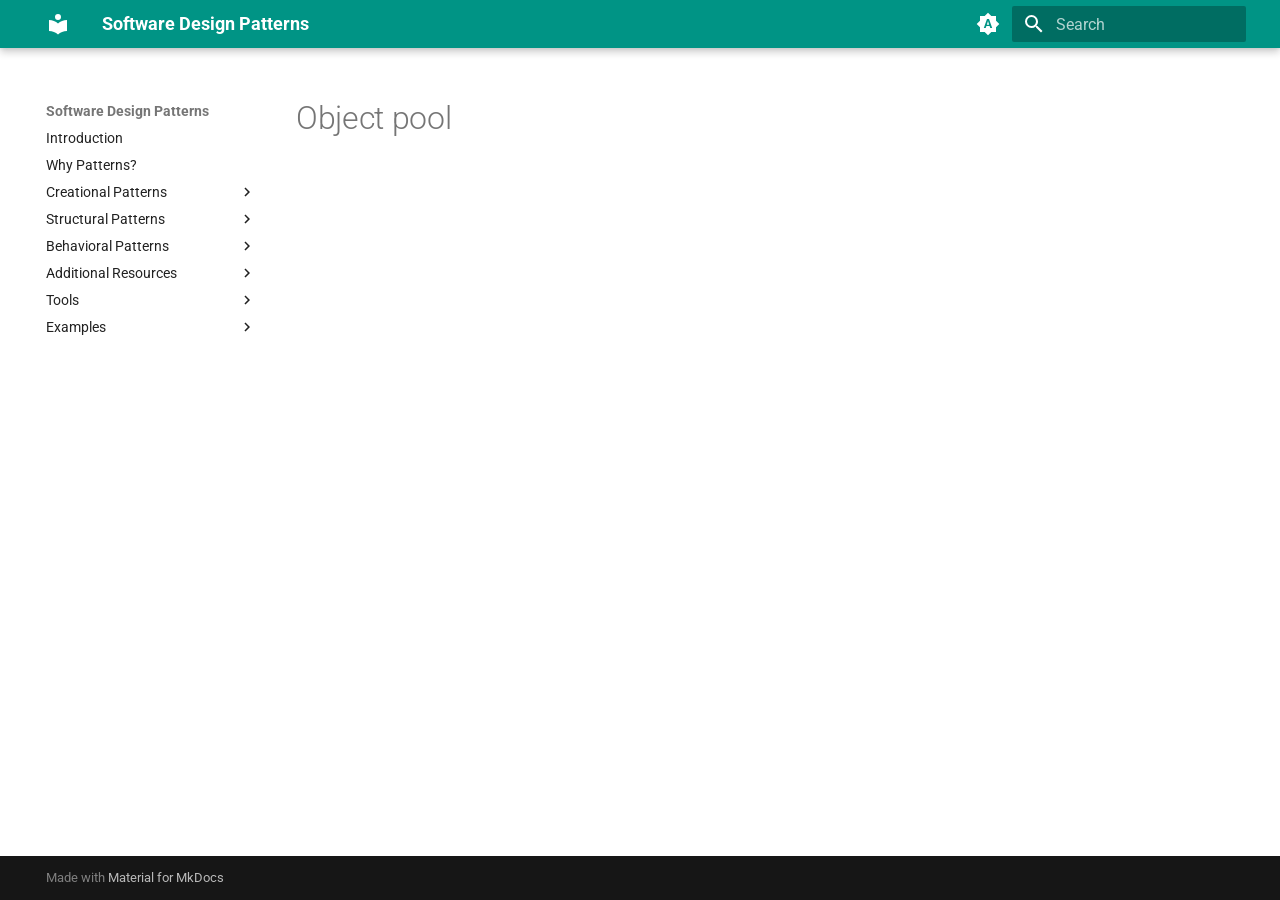
<file: creational_patterns/object_pool/index.html>
<!doctype html>
<html lang="en" class="no-js">
  <head>
    
      <meta charset="utf-8">
      <meta name="viewport" content="width=device-width,initial-scale=1">
      
      
      
        <link rel="canonical" href="http://patterns.zayedbinhasan.me/creational_patterns/object_pool/">
      
      
      
      
      <link rel="icon" href="../../assets/images/favicon.png">
      <meta name="generator" content="mkdocs-1.6.1, mkdocs-material-9.6.11">
    
    
      
        <title>Object pool - Software Design Patterns</title>
      
    
    
      <link rel="stylesheet" href="../../assets/stylesheets/main.4af4bdda.min.css">
      
        
        <link rel="stylesheet" href="../../assets/stylesheets/palette.06af60db.min.css">
      
      


    
    
      
    
    
      
        
        
        <link rel="preconnect" href="https://fonts.gstatic.com" crossorigin>
        <link rel="stylesheet" href="https://fonts.googleapis.com/css?family=Roboto:300,300i,400,400i,700,700i%7CRoboto+Mono:400,400i,700,700i&display=fallback">
        <style>:root{--md-text-font:"Roboto";--md-code-font:"Roboto Mono"}</style>
      
    
    
      <link rel="stylesheet" href="../../stylesheets/extra.css">
    
    <script>__md_scope=new URL("../..",location),__md_hash=e=>[...e].reduce(((e,_)=>(e<<5)-e+_.charCodeAt(0)),0),__md_get=(e,_=localStorage,t=__md_scope)=>JSON.parse(_.getItem(t.pathname+"."+e)),__md_set=(e,_,t=localStorage,a=__md_scope)=>{try{t.setItem(a.pathname+"."+e,JSON.stringify(_))}catch(e){}}</script>
    
      

    
    
    
  </head>
  
  
    
    
      
    
    
    
    
    <body dir="ltr" data-md-color-scheme="default" data-md-color-primary="indigo" data-md-color-accent="indigo">
  
    
    <input class="md-toggle" data-md-toggle="drawer" type="checkbox" id="__drawer" autocomplete="off">
    <input class="md-toggle" data-md-toggle="search" type="checkbox" id="__search" autocomplete="off">
    <label class="md-overlay" for="__drawer"></label>
    <div data-md-component="skip">
      
    </div>
    <div data-md-component="announce">
      
    </div>
    
    
      

  

<header class="md-header md-header--shadow" data-md-component="header">
  <nav class="md-header__inner md-grid" aria-label="Header">
    <a href="../.." title="Software Design Patterns" class="md-header__button md-logo" aria-label="Software Design Patterns" data-md-component="logo">
      
  
  <svg xmlns="http://www.w3.org/2000/svg" viewBox="0 0 24 24"><path d="M12 8a3 3 0 0 0 3-3 3 3 0 0 0-3-3 3 3 0 0 0-3 3 3 3 0 0 0 3 3m0 3.54C9.64 9.35 6.5 8 3 8v11c3.5 0 6.64 1.35 9 3.54 2.36-2.19 5.5-3.54 9-3.54V8c-3.5 0-6.64 1.35-9 3.54"/></svg>

    </a>
    <label class="md-header__button md-icon" for="__drawer">
      
      <svg xmlns="http://www.w3.org/2000/svg" viewBox="0 0 24 24"><path d="M3 6h18v2H3zm0 5h18v2H3zm0 5h18v2H3z"/></svg>
    </label>
    <div class="md-header__title" data-md-component="header-title">
      <div class="md-header__ellipsis">
        <div class="md-header__topic">
          <span class="md-ellipsis">
            Software Design Patterns
          </span>
        </div>
        <div class="md-header__topic" data-md-component="header-topic">
          <span class="md-ellipsis">
            
              Object pool
            
          </span>
        </div>
      </div>
    </div>
    
      
        <form class="md-header__option" data-md-component="palette">
  
    
    
    
    <input class="md-option" data-md-color-media="(prefers-color-scheme)" data-md-color-scheme="default" data-md-color-primary="indigo" data-md-color-accent="indigo"  aria-label="Switch to light mode"  type="radio" name="__palette" id="__palette_0">
    
      <label class="md-header__button md-icon" title="Switch to light mode" for="__palette_1" hidden>
        <svg xmlns="http://www.w3.org/2000/svg" viewBox="0 0 24 24"><path d="m14.3 16-.7-2h-3.2l-.7 2H7.8L11 7h2l3.2 9zM20 8.69V4h-4.69L12 .69 8.69 4H4v4.69L.69 12 4 15.31V20h4.69L12 23.31 15.31 20H20v-4.69L23.31 12zm-9.15 3.96h2.3L12 9z"/></svg>
      </label>
    
  
    
    
    
    <input class="md-option" data-md-color-media="(prefers-color-scheme: light)" data-md-color-scheme="default" data-md-color-primary="teal" data-md-color-accent="deep-purple"  aria-label="Switch to dark mode"  type="radio" name="__palette" id="__palette_1">
    
      <label class="md-header__button md-icon" title="Switch to dark mode" for="__palette_2" hidden>
        <svg xmlns="http://www.w3.org/2000/svg" viewBox="0 0 24 24"><path d="M12 8a4 4 0 0 0-4 4 4 4 0 0 0 4 4 4 4 0 0 0 4-4 4 4 0 0 0-4-4m0 10a6 6 0 0 1-6-6 6 6 0 0 1 6-6 6 6 0 0 1 6 6 6 6 0 0 1-6 6m8-9.31V4h-4.69L12 .69 8.69 4H4v4.69L.69 12 4 15.31V20h4.69L12 23.31 15.31 20H20v-4.69L23.31 12z"/></svg>
      </label>
    
  
    
    
    
    <input class="md-option" data-md-color-media="(prefers-color-scheme: dark)" data-md-color-scheme="slate" data-md-color-primary="black" data-md-color-accent="deep-purple"  aria-label="Switch to system preference"  type="radio" name="__palette" id="__palette_2">
    
      <label class="md-header__button md-icon" title="Switch to system preference" for="__palette_0" hidden>
        <svg xmlns="http://www.w3.org/2000/svg" viewBox="0 0 24 24"><path d="M12 18c-.89 0-1.74-.2-2.5-.55C11.56 16.5 13 14.42 13 12s-1.44-4.5-3.5-5.45C10.26 6.2 11.11 6 12 6a6 6 0 0 1 6 6 6 6 0 0 1-6 6m8-9.31V4h-4.69L12 .69 8.69 4H4v4.69L.69 12 4 15.31V20h4.69L12 23.31 15.31 20H20v-4.69L23.31 12z"/></svg>
      </label>
    
  
</form>
      
    
    
      <script>var palette=__md_get("__palette");if(palette&&palette.color){if("(prefers-color-scheme)"===palette.color.media){var media=matchMedia("(prefers-color-scheme: light)"),input=document.querySelector(media.matches?"[data-md-color-media='(prefers-color-scheme: light)']":"[data-md-color-media='(prefers-color-scheme: dark)']");palette.color.media=input.getAttribute("data-md-color-media"),palette.color.scheme=input.getAttribute("data-md-color-scheme"),palette.color.primary=input.getAttribute("data-md-color-primary"),palette.color.accent=input.getAttribute("data-md-color-accent")}for(var[key,value]of Object.entries(palette.color))document.body.setAttribute("data-md-color-"+key,value)}</script>
    
    
    
      
      
        <label class="md-header__button md-icon" for="__search">
          
          <svg xmlns="http://www.w3.org/2000/svg" viewBox="0 0 24 24"><path d="M9.5 3A6.5 6.5 0 0 1 16 9.5c0 1.61-.59 3.09-1.56 4.23l.27.27h.79l5 5-1.5 1.5-5-5v-.79l-.27-.27A6.52 6.52 0 0 1 9.5 16 6.5 6.5 0 0 1 3 9.5 6.5 6.5 0 0 1 9.5 3m0 2C7 5 5 7 5 9.5S7 14 9.5 14 14 12 14 9.5 12 5 9.5 5"/></svg>
        </label>
        <div class="md-search" data-md-component="search" role="dialog">
  <label class="md-search__overlay" for="__search"></label>
  <div class="md-search__inner" role="search">
    <form class="md-search__form" name="search">
      <input type="text" class="md-search__input" name="query" aria-label="Search" placeholder="Search" autocapitalize="off" autocorrect="off" autocomplete="off" spellcheck="false" data-md-component="search-query" required>
      <label class="md-search__icon md-icon" for="__search">
        
        <svg xmlns="http://www.w3.org/2000/svg" viewBox="0 0 24 24"><path d="M9.5 3A6.5 6.5 0 0 1 16 9.5c0 1.61-.59 3.09-1.56 4.23l.27.27h.79l5 5-1.5 1.5-5-5v-.79l-.27-.27A6.52 6.52 0 0 1 9.5 16 6.5 6.5 0 0 1 3 9.5 6.5 6.5 0 0 1 9.5 3m0 2C7 5 5 7 5 9.5S7 14 9.5 14 14 12 14 9.5 12 5 9.5 5"/></svg>
        
        <svg xmlns="http://www.w3.org/2000/svg" viewBox="0 0 24 24"><path d="M20 11v2H8l5.5 5.5-1.42 1.42L4.16 12l7.92-7.92L13.5 5.5 8 11z"/></svg>
      </label>
      <nav class="md-search__options" aria-label="Search">
        
        <button type="reset" class="md-search__icon md-icon" title="Clear" aria-label="Clear" tabindex="-1">
          
          <svg xmlns="http://www.w3.org/2000/svg" viewBox="0 0 24 24"><path d="M19 6.41 17.59 5 12 10.59 6.41 5 5 6.41 10.59 12 5 17.59 6.41 19 12 13.41 17.59 19 19 17.59 13.41 12z"/></svg>
        </button>
      </nav>
      
    </form>
    <div class="md-search__output">
      <div class="md-search__scrollwrap" tabindex="0" data-md-scrollfix>
        <div class="md-search-result" data-md-component="search-result">
          <div class="md-search-result__meta">
            Initializing search
          </div>
          <ol class="md-search-result__list" role="presentation"></ol>
        </div>
      </div>
    </div>
  </div>
</div>
      
    
    
  </nav>
  
</header>
    
    <div class="md-container" data-md-component="container">
      
      
        
          
        
      
      <main class="md-main" data-md-component="main">
        <div class="md-main__inner md-grid">
          
            
              
              <div class="md-sidebar md-sidebar--primary" data-md-component="sidebar" data-md-type="navigation" >
                <div class="md-sidebar__scrollwrap">
                  <div class="md-sidebar__inner">
                    



<nav class="md-nav md-nav--primary" aria-label="Navigation" data-md-level="0">
  <label class="md-nav__title" for="__drawer">
    <a href="../.." title="Software Design Patterns" class="md-nav__button md-logo" aria-label="Software Design Patterns" data-md-component="logo">
      
  
  <svg xmlns="http://www.w3.org/2000/svg" viewBox="0 0 24 24"><path d="M12 8a3 3 0 0 0 3-3 3 3 0 0 0-3-3 3 3 0 0 0-3 3 3 3 0 0 0 3 3m0 3.54C9.64 9.35 6.5 8 3 8v11c3.5 0 6.64 1.35 9 3.54 2.36-2.19 5.5-3.54 9-3.54V8c-3.5 0-6.64 1.35-9 3.54"/></svg>

    </a>
    Software Design Patterns
  </label>
  
  <ul class="md-nav__list" data-md-scrollfix>
    
      
      
  
  
  
  
    <li class="md-nav__item">
      <a href="../.." class="md-nav__link">
        
  
  
  <span class="md-ellipsis">
    Introduction
    
  </span>
  

      </a>
    </li>
  

    
      
      
  
  
  
  
    <li class="md-nav__item">
      <a href="../../why_patterns/" class="md-nav__link">
        
  
  
  <span class="md-ellipsis">
    Why Patterns?
    
  </span>
  

      </a>
    </li>
  

    
      
      
  
  
  
  
    
    
    
    
    
    <li class="md-nav__item md-nav__item--nested">
      
        
        
        <input class="md-nav__toggle md-toggle " type="checkbox" id="__nav_3" >
        
          
          <label class="md-nav__link" for="__nav_3" id="__nav_3_label" tabindex="0">
            
  
  
  <span class="md-ellipsis">
    Creational Patterns
    
  </span>
  

            <span class="md-nav__icon md-icon"></span>
          </label>
        
        <nav class="md-nav" data-md-level="1" aria-labelledby="__nav_3_label" aria-expanded="false">
          <label class="md-nav__title" for="__nav_3">
            <span class="md-nav__icon md-icon"></span>
            Creational Patterns
          </label>
          <ul class="md-nav__list" data-md-scrollfix>
            
              
                
  
  
  
  
    <li class="md-nav__item">
      <a href="../abstract_factory/" class="md-nav__link">
        
  
  
  <span class="md-ellipsis">
    Abstract Factory
    
  </span>
  

      </a>
    </li>
  

              
            
              
                
  
  
  
  
    <li class="md-nav__item">
      <a href="../builder/" class="md-nav__link">
        
  
  
  <span class="md-ellipsis">
    Builder
    
  </span>
  

      </a>
    </li>
  

              
            
              
                
  
  
  
  
    <li class="md-nav__item">
      <a href="../factory_method/" class="md-nav__link">
        
  
  
  <span class="md-ellipsis">
    Factory Method
    
  </span>
  

      </a>
    </li>
  

              
            
              
                
  
  
  
  
    <li class="md-nav__item">
      <a href="../prototype/" class="md-nav__link">
        
  
  
  <span class="md-ellipsis">
    Prototype
    
  </span>
  

      </a>
    </li>
  

              
            
              
                
  
  
  
  
    <li class="md-nav__item">
      <a href="../singleton/" class="md-nav__link">
        
  
  
  <span class="md-ellipsis">
    Singleton
    
  </span>
  

      </a>
    </li>
  

              
            
          </ul>
        </nav>
      
    </li>
  

    
      
      
  
  
  
  
    
    
    
    
    
    <li class="md-nav__item md-nav__item--nested">
      
        
        
        <input class="md-nav__toggle md-toggle " type="checkbox" id="__nav_4" >
        
          
          <label class="md-nav__link" for="__nav_4" id="__nav_4_label" tabindex="0">
            
  
  
  <span class="md-ellipsis">
    Structural Patterns
    
  </span>
  

            <span class="md-nav__icon md-icon"></span>
          </label>
        
        <nav class="md-nav" data-md-level="1" aria-labelledby="__nav_4_label" aria-expanded="false">
          <label class="md-nav__title" for="__nav_4">
            <span class="md-nav__icon md-icon"></span>
            Structural Patterns
          </label>
          <ul class="md-nav__list" data-md-scrollfix>
            
              
                
  
  
  
  
    <li class="md-nav__item">
      <a href="../../structural_patterns/adapter.md" class="md-nav__link">
        
  
  
  <span class="md-ellipsis">
    Adapter
    
  </span>
  

      </a>
    </li>
  

              
            
              
                
  
  
  
  
    <li class="md-nav__item">
      <a href="../../structural_patterns/bridge.md" class="md-nav__link">
        
  
  
  <span class="md-ellipsis">
    Bridge
    
  </span>
  

      </a>
    </li>
  

              
            
              
                
  
  
  
  
    <li class="md-nav__item">
      <a href="../../structural_patterns/composite.md" class="md-nav__link">
        
  
  
  <span class="md-ellipsis">
    Composite
    
  </span>
  

      </a>
    </li>
  

              
            
              
                
  
  
  
  
    <li class="md-nav__item">
      <a href="../../structural_patterns/decorator.md" class="md-nav__link">
        
  
  
  <span class="md-ellipsis">
    Decorator
    
  </span>
  

      </a>
    </li>
  

              
            
              
                
  
  
  
  
    <li class="md-nav__item">
      <a href="../../structural_patterns/facade.md" class="md-nav__link">
        
  
  
  <span class="md-ellipsis">
    Facade
    
  </span>
  

      </a>
    </li>
  

              
            
              
                
  
  
  
  
    <li class="md-nav__item">
      <a href="../../structural_patterns/flyweight.md" class="md-nav__link">
        
  
  
  <span class="md-ellipsis">
    Flyweight
    
  </span>
  

      </a>
    </li>
  

              
            
              
                
  
  
  
  
    <li class="md-nav__item">
      <a href="../../structural_patterns/proxy.md" class="md-nav__link">
        
  
  
  <span class="md-ellipsis">
    Proxy
    
  </span>
  

      </a>
    </li>
  

              
            
          </ul>
        </nav>
      
    </li>
  

    
      
      
  
  
  
  
    
    
    
    
    
    <li class="md-nav__item md-nav__item--nested">
      
        
        
        <input class="md-nav__toggle md-toggle " type="checkbox" id="__nav_5" >
        
          
          <label class="md-nav__link" for="__nav_5" id="__nav_5_label" tabindex="0">
            
  
  
  <span class="md-ellipsis">
    Behavioral Patterns
    
  </span>
  

            <span class="md-nav__icon md-icon"></span>
          </label>
        
        <nav class="md-nav" data-md-level="1" aria-labelledby="__nav_5_label" aria-expanded="false">
          <label class="md-nav__title" for="__nav_5">
            <span class="md-nav__icon md-icon"></span>
            Behavioral Patterns
          </label>
          <ul class="md-nav__list" data-md-scrollfix>
            
              
                
  
  
  
  
    <li class="md-nav__item">
      <a href="../../behavioral_patterns/chain_of_responsibility.md" class="md-nav__link">
        
  
  
  <span class="md-ellipsis">
    Chain of Responsibility
    
  </span>
  

      </a>
    </li>
  

              
            
              
                
  
  
  
  
    <li class="md-nav__item">
      <a href="../../behavioral_patterns/command.md" class="md-nav__link">
        
  
  
  <span class="md-ellipsis">
    Command
    
  </span>
  

      </a>
    </li>
  

              
            
              
                
  
  
  
  
    <li class="md-nav__item">
      <a href="../../behavioral_patterns/iterator.md" class="md-nav__link">
        
  
  
  <span class="md-ellipsis">
    Iterator
    
  </span>
  

      </a>
    </li>
  

              
            
              
                
  
  
  
  
    <li class="md-nav__item">
      <a href="../../behavioral_patterns/interpreter.md" class="md-nav__link">
        
  
  
  <span class="md-ellipsis">
    Interpreter
    
  </span>
  

      </a>
    </li>
  

              
            
              
                
  
  
  
  
    <li class="md-nav__item">
      <a href="../../behavioral_patterns/mediator.md" class="md-nav__link">
        
  
  
  <span class="md-ellipsis">
    Mediator
    
  </span>
  

      </a>
    </li>
  

              
            
              
                
  
  
  
  
    <li class="md-nav__item">
      <a href="../../behavioral_patterns/memento.md" class="md-nav__link">
        
  
  
  <span class="md-ellipsis">
    Memento
    
  </span>
  

      </a>
    </li>
  

              
            
              
                
  
  
  
  
    <li class="md-nav__item">
      <a href="../../behavioral_patterns/observer.md" class="md-nav__link">
        
  
  
  <span class="md-ellipsis">
    Observer
    
  </span>
  

      </a>
    </li>
  

              
            
              
                
  
  
  
  
    <li class="md-nav__item">
      <a href="../../behavioral_patterns/state.md" class="md-nav__link">
        
  
  
  <span class="md-ellipsis">
    State
    
  </span>
  

      </a>
    </li>
  

              
            
              
                
  
  
  
  
    <li class="md-nav__item">
      <a href="../../behavioral_patterns/strategy.md" class="md-nav__link">
        
  
  
  <span class="md-ellipsis">
    Strategy
    
  </span>
  

      </a>
    </li>
  

              
            
              
                
  
  
  
  
    <li class="md-nav__item">
      <a href="../../behavioral_patterns/template_method.md" class="md-nav__link">
        
  
  
  <span class="md-ellipsis">
    Template Method
    
  </span>
  

      </a>
    </li>
  

              
            
              
                
  
  
  
  
    <li class="md-nav__item">
      <a href="../../behavioral_patterns/visitor.md" class="md-nav__link">
        
  
  
  <span class="md-ellipsis">
    Visitor
    
  </span>
  

      </a>
    </li>
  

              
            
          </ul>
        </nav>
      
    </li>
  

    
      
      
  
  
  
  
    
    
    
    
    
    <li class="md-nav__item md-nav__item--nested">
      
        
        
        <input class="md-nav__toggle md-toggle " type="checkbox" id="__nav_6" >
        
          
          <label class="md-nav__link" for="__nav_6" id="__nav_6_label" tabindex="0">
            
  
  
  <span class="md-ellipsis">
    Additional Resources
    
  </span>
  

            <span class="md-nav__icon md-icon"></span>
          </label>
        
        <nav class="md-nav" data-md-level="1" aria-labelledby="__nav_6_label" aria-expanded="false">
          <label class="md-nav__title" for="__nav_6">
            <span class="md-nav__icon md-icon"></span>
            Additional Resources
          </label>
          <ul class="md-nav__list" data-md-scrollfix>
            
              
                
  
  
  
  
    <li class="md-nav__item">
      <a href="../../additional_resources/books.md" class="md-nav__link">
        
  
  
  <span class="md-ellipsis">
    Books
    
  </span>
  

      </a>
    </li>
  

              
            
              
                
  
  
  
  
    <li class="md-nav__item">
      <a href="../../additional_resources/articles.md" class="md-nav__link">
        
  
  
  <span class="md-ellipsis">
    Articles
    
  </span>
  

      </a>
    </li>
  

              
            
              
                
  
  
  
  
    <li class="md-nav__item">
      <a href="../../additional_resources/videos.md" class="md-nav__link">
        
  
  
  <span class="md-ellipsis">
    Videos
    
  </span>
  

      </a>
    </li>
  

              
            
          </ul>
        </nav>
      
    </li>
  

    
      
      
  
  
  
  
    
    
    
    
    
    <li class="md-nav__item md-nav__item--nested">
      
        
        
        <input class="md-nav__toggle md-toggle " type="checkbox" id="__nav_7" >
        
          
          <label class="md-nav__link" for="__nav_7" id="__nav_7_label" tabindex="0">
            
  
  
  <span class="md-ellipsis">
    Tools
    
  </span>
  

            <span class="md-nav__icon md-icon"></span>
          </label>
        
        <nav class="md-nav" data-md-level="1" aria-labelledby="__nav_7_label" aria-expanded="false">
          <label class="md-nav__title" for="__nav_7">
            <span class="md-nav__icon md-icon"></span>
            Tools
          </label>
          <ul class="md-nav__list" data-md-scrollfix>
            
              
                
  
  
  
  
    <li class="md-nav__item">
      <a href="../../tools/uml_diagrams.md" class="md-nav__link">
        
  
  
  <span class="md-ellipsis">
    UML Diagrams
    
  </span>
  

      </a>
    </li>
  

              
            
              
                
  
  
  
  
    <li class="md-nav__item">
      <a href="../../tools/design_pattern_generators.md" class="md-nav__link">
        
  
  
  <span class="md-ellipsis">
    Design Pattern Generators
    
  </span>
  

      </a>
    </li>
  

              
            
              
                
  
  
  
  
    <li class="md-nav__item">
      <a href="../../tools/code_snippets.md" class="md-nav__link">
        
  
  
  <span class="md-ellipsis">
    Code Snippets
    
  </span>
  

      </a>
    </li>
  

              
            
              
                
  
  
  
  
    <li class="md-nav__item">
      <a href="../../tools/ide_plugins.md" class="md-nav__link">
        
  
  
  <span class="md-ellipsis">
    IDE Plugins
    
  </span>
  

      </a>
    </li>
  

              
            
              
                
  
  
  
  
    <li class="md-nav__item">
      <a href="../../tools/online_resources.md" class="md-nav__link">
        
  
  
  <span class="md-ellipsis">
    Online Resources
    
  </span>
  

      </a>
    </li>
  

              
            
          </ul>
        </nav>
      
    </li>
  

    
      
      
  
  
  
  
    
    
    
    
    
    <li class="md-nav__item md-nav__item--nested">
      
        
        
        <input class="md-nav__toggle md-toggle " type="checkbox" id="__nav_8" >
        
          
          <label class="md-nav__link" for="__nav_8" id="__nav_8_label" tabindex="0">
            
  
  
  <span class="md-ellipsis">
    Examples
    
  </span>
  

            <span class="md-nav__icon md-icon"></span>
          </label>
        
        <nav class="md-nav" data-md-level="1" aria-labelledby="__nav_8_label" aria-expanded="false">
          <label class="md-nav__title" for="__nav_8">
            <span class="md-nav__icon md-icon"></span>
            Examples
          </label>
          <ul class="md-nav__list" data-md-scrollfix>
            
              
                
  
  
  
  
    <li class="md-nav__item">
      <a href="../../examples/java.md" class="md-nav__link">
        
  
  
  <span class="md-ellipsis">
    Java
    
  </span>
  

      </a>
    </li>
  

              
            
              
                
  
  
  
  
    <li class="md-nav__item">
      <a href="../../examples/python.md" class="md-nav__link">
        
  
  
  <span class="md-ellipsis">
    Python
    
  </span>
  

      </a>
    </li>
  

              
            
              
                
  
  
  
  
    <li class="md-nav__item">
      <a href="../../examples/c++.md" class="md-nav__link">
        
  
  
  <span class="md-ellipsis">
    C++
    
  </span>
  

      </a>
    </li>
  

              
            
              
                
  
  
  
  
    <li class="md-nav__item">
      <a href="../../examples/javascript.md" class="md-nav__link">
        
  
  
  <span class="md-ellipsis">
    JavaScript
    
  </span>
  

      </a>
    </li>
  

              
            
              
                
  
  
  
  
    <li class="md-nav__item">
      <a href="../../examples/csharp.md" class="md-nav__link">
        
  
  
  <span class="md-ellipsis">
    C#
    
  </span>
  

      </a>
    </li>
  

              
            
          </ul>
        </nav>
      
    </li>
  

    
  </ul>
</nav>
                  </div>
                </div>
              </div>
            
            
              
              <div class="md-sidebar md-sidebar--secondary" data-md-component="sidebar" data-md-type="toc" >
                <div class="md-sidebar__scrollwrap">
                  <div class="md-sidebar__inner">
                    

<nav class="md-nav md-nav--secondary" aria-label="Table of contents">
  
  
  
  
</nav>
                  </div>
                </div>
              </div>
            
          
          
            <div class="md-content" data-md-component="content">
              <article class="md-content__inner md-typeset">
                
                  



  <h1>Object pool</h1>














                
              </article>
            </div>
          
          
<script>var target=document.getElementById(location.hash.slice(1));target&&target.name&&(target.checked=target.name.startsWith("__tabbed_"))</script>
        </div>
        
      </main>
      
        <footer class="md-footer">
  
  <div class="md-footer-meta md-typeset">
    <div class="md-footer-meta__inner md-grid">
      <div class="md-copyright">
  
  
    Made with
    <a href="https://squidfunk.github.io/mkdocs-material/" target="_blank" rel="noopener">
      Material for MkDocs
    </a>
  
</div>
      
    </div>
  </div>
</footer>
      
    </div>
    <div class="md-dialog" data-md-component="dialog">
      <div class="md-dialog__inner md-typeset"></div>
    </div>
    
    
    
      
      <script id="__config" type="application/json">{"base": "../..", "features": ["navigation.instant"], "search": "../../assets/javascripts/workers/search.f8cc74c7.min.js", "tags": null, "translations": {"clipboard.copied": "Copied to clipboard", "clipboard.copy": "Copy to clipboard", "search.result.more.one": "1 more on this page", "search.result.more.other": "# more on this page", "search.result.none": "No matching documents", "search.result.one": "1 matching document", "search.result.other": "# matching documents", "search.result.placeholder": "Type to start searching", "search.result.term.missing": "Missing", "select.version": "Select version"}, "version": null}</script>
    
    
      <script src="../../assets/javascripts/bundle.c8b220af.min.js"></script>
      
    
  </body>
</html>
</file>
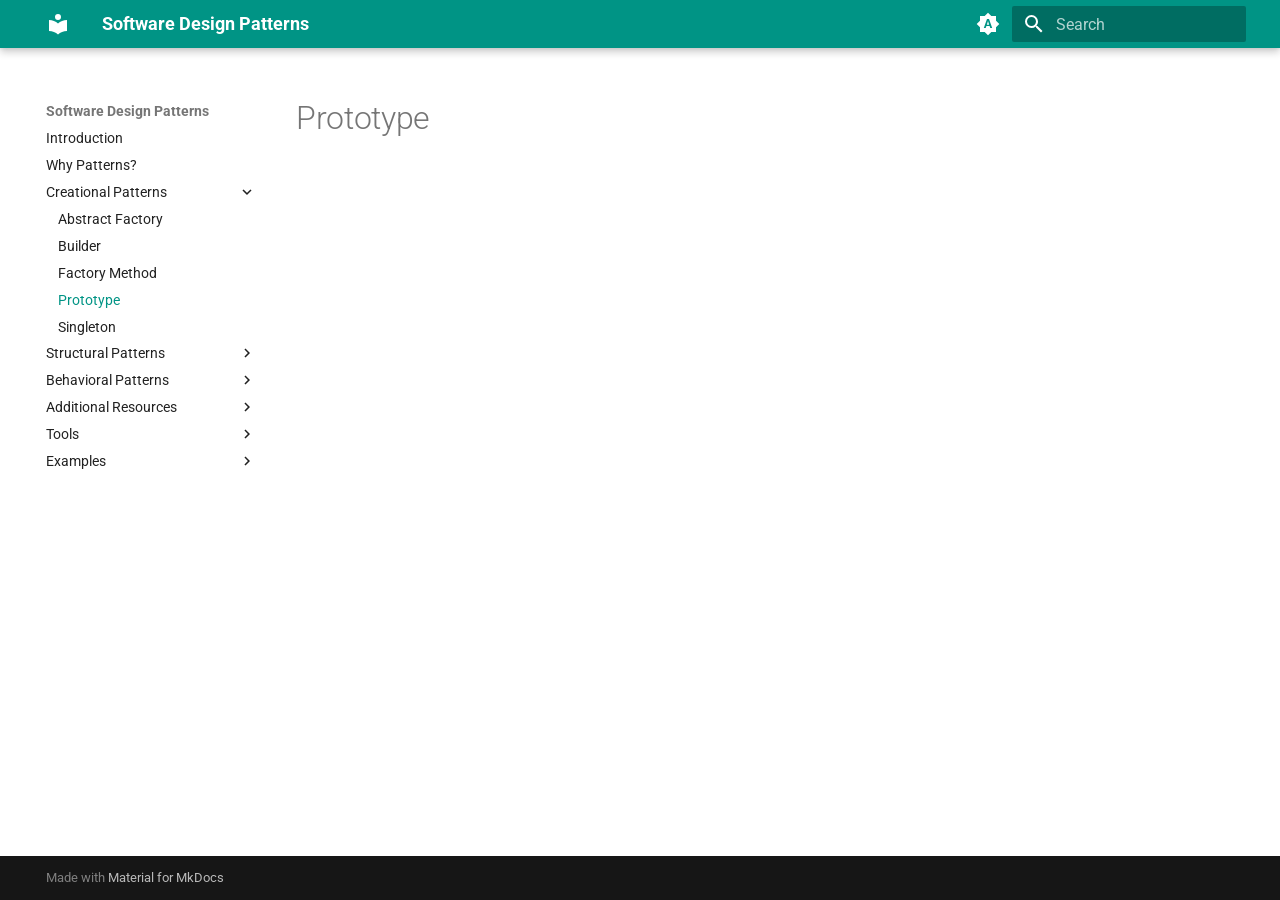
<file: creational_patterns/prototype/index.html>
<!doctype html>
<html lang="en" class="no-js">
  <head>
    
      <meta charset="utf-8">
      <meta name="viewport" content="width=device-width,initial-scale=1">
      
      
      
        <link rel="canonical" href="http://patterns.zayedbinhasan.me/creational_patterns/prototype/">
      
      
        <link rel="prev" href="../factory_method/">
      
      
        <link rel="next" href="../singleton/">
      
      
      <link rel="icon" href="../../assets/images/favicon.png">
      <meta name="generator" content="mkdocs-1.6.1, mkdocs-material-9.6.11">
    
    
      
        <title>Prototype - Software Design Patterns</title>
      
    
    
      <link rel="stylesheet" href="../../assets/stylesheets/main.4af4bdda.min.css">
      
        
        <link rel="stylesheet" href="../../assets/stylesheets/palette.06af60db.min.css">
      
      


    
    
      
    
    
      
        
        
        <link rel="preconnect" href="https://fonts.gstatic.com" crossorigin>
        <link rel="stylesheet" href="https://fonts.googleapis.com/css?family=Roboto:300,300i,400,400i,700,700i%7CRoboto+Mono:400,400i,700,700i&display=fallback">
        <style>:root{--md-text-font:"Roboto";--md-code-font:"Roboto Mono"}</style>
      
    
    
      <link rel="stylesheet" href="../../stylesheets/extra.css">
    
    <script>__md_scope=new URL("../..",location),__md_hash=e=>[...e].reduce(((e,_)=>(e<<5)-e+_.charCodeAt(0)),0),__md_get=(e,_=localStorage,t=__md_scope)=>JSON.parse(_.getItem(t.pathname+"."+e)),__md_set=(e,_,t=localStorage,a=__md_scope)=>{try{t.setItem(a.pathname+"."+e,JSON.stringify(_))}catch(e){}}</script>
    
      

    
    
    
  </head>
  
  
    
    
      
    
    
    
    
    <body dir="ltr" data-md-color-scheme="default" data-md-color-primary="indigo" data-md-color-accent="indigo">
  
    
    <input class="md-toggle" data-md-toggle="drawer" type="checkbox" id="__drawer" autocomplete="off">
    <input class="md-toggle" data-md-toggle="search" type="checkbox" id="__search" autocomplete="off">
    <label class="md-overlay" for="__drawer"></label>
    <div data-md-component="skip">
      
    </div>
    <div data-md-component="announce">
      
    </div>
    
    
      

  

<header class="md-header md-header--shadow" data-md-component="header">
  <nav class="md-header__inner md-grid" aria-label="Header">
    <a href="../.." title="Software Design Patterns" class="md-header__button md-logo" aria-label="Software Design Patterns" data-md-component="logo">
      
  
  <svg xmlns="http://www.w3.org/2000/svg" viewBox="0 0 24 24"><path d="M12 8a3 3 0 0 0 3-3 3 3 0 0 0-3-3 3 3 0 0 0-3 3 3 3 0 0 0 3 3m0 3.54C9.64 9.35 6.5 8 3 8v11c3.5 0 6.64 1.35 9 3.54 2.36-2.19 5.5-3.54 9-3.54V8c-3.5 0-6.64 1.35-9 3.54"/></svg>

    </a>
    <label class="md-header__button md-icon" for="__drawer">
      
      <svg xmlns="http://www.w3.org/2000/svg" viewBox="0 0 24 24"><path d="M3 6h18v2H3zm0 5h18v2H3zm0 5h18v2H3z"/></svg>
    </label>
    <div class="md-header__title" data-md-component="header-title">
      <div class="md-header__ellipsis">
        <div class="md-header__topic">
          <span class="md-ellipsis">
            Software Design Patterns
          </span>
        </div>
        <div class="md-header__topic" data-md-component="header-topic">
          <span class="md-ellipsis">
            
              Prototype
            
          </span>
        </div>
      </div>
    </div>
    
      
        <form class="md-header__option" data-md-component="palette">
  
    
    
    
    <input class="md-option" data-md-color-media="(prefers-color-scheme)" data-md-color-scheme="default" data-md-color-primary="indigo" data-md-color-accent="indigo"  aria-label="Switch to light mode"  type="radio" name="__palette" id="__palette_0">
    
      <label class="md-header__button md-icon" title="Switch to light mode" for="__palette_1" hidden>
        <svg xmlns="http://www.w3.org/2000/svg" viewBox="0 0 24 24"><path d="m14.3 16-.7-2h-3.2l-.7 2H7.8L11 7h2l3.2 9zM20 8.69V4h-4.69L12 .69 8.69 4H4v4.69L.69 12 4 15.31V20h4.69L12 23.31 15.31 20H20v-4.69L23.31 12zm-9.15 3.96h2.3L12 9z"/></svg>
      </label>
    
  
    
    
    
    <input class="md-option" data-md-color-media="(prefers-color-scheme: light)" data-md-color-scheme="default" data-md-color-primary="teal" data-md-color-accent="deep-purple"  aria-label="Switch to dark mode"  type="radio" name="__palette" id="__palette_1">
    
      <label class="md-header__button md-icon" title="Switch to dark mode" for="__palette_2" hidden>
        <svg xmlns="http://www.w3.org/2000/svg" viewBox="0 0 24 24"><path d="M12 8a4 4 0 0 0-4 4 4 4 0 0 0 4 4 4 4 0 0 0 4-4 4 4 0 0 0-4-4m0 10a6 6 0 0 1-6-6 6 6 0 0 1 6-6 6 6 0 0 1 6 6 6 6 0 0 1-6 6m8-9.31V4h-4.69L12 .69 8.69 4H4v4.69L.69 12 4 15.31V20h4.69L12 23.31 15.31 20H20v-4.69L23.31 12z"/></svg>
      </label>
    
  
    
    
    
    <input class="md-option" data-md-color-media="(prefers-color-scheme: dark)" data-md-color-scheme="slate" data-md-color-primary="black" data-md-color-accent="deep-purple"  aria-label="Switch to system preference"  type="radio" name="__palette" id="__palette_2">
    
      <label class="md-header__button md-icon" title="Switch to system preference" for="__palette_0" hidden>
        <svg xmlns="http://www.w3.org/2000/svg" viewBox="0 0 24 24"><path d="M12 18c-.89 0-1.74-.2-2.5-.55C11.56 16.5 13 14.42 13 12s-1.44-4.5-3.5-5.45C10.26 6.2 11.11 6 12 6a6 6 0 0 1 6 6 6 6 0 0 1-6 6m8-9.31V4h-4.69L12 .69 8.69 4H4v4.69L.69 12 4 15.31V20h4.69L12 23.31 15.31 20H20v-4.69L23.31 12z"/></svg>
      </label>
    
  
</form>
      
    
    
      <script>var palette=__md_get("__palette");if(palette&&palette.color){if("(prefers-color-scheme)"===palette.color.media){var media=matchMedia("(prefers-color-scheme: light)"),input=document.querySelector(media.matches?"[data-md-color-media='(prefers-color-scheme: light)']":"[data-md-color-media='(prefers-color-scheme: dark)']");palette.color.media=input.getAttribute("data-md-color-media"),palette.color.scheme=input.getAttribute("data-md-color-scheme"),palette.color.primary=input.getAttribute("data-md-color-primary"),palette.color.accent=input.getAttribute("data-md-color-accent")}for(var[key,value]of Object.entries(palette.color))document.body.setAttribute("data-md-color-"+key,value)}</script>
    
    
    
      
      
        <label class="md-header__button md-icon" for="__search">
          
          <svg xmlns="http://www.w3.org/2000/svg" viewBox="0 0 24 24"><path d="M9.5 3A6.5 6.5 0 0 1 16 9.5c0 1.61-.59 3.09-1.56 4.23l.27.27h.79l5 5-1.5 1.5-5-5v-.79l-.27-.27A6.52 6.52 0 0 1 9.5 16 6.5 6.5 0 0 1 3 9.5 6.5 6.5 0 0 1 9.5 3m0 2C7 5 5 7 5 9.5S7 14 9.5 14 14 12 14 9.5 12 5 9.5 5"/></svg>
        </label>
        <div class="md-search" data-md-component="search" role="dialog">
  <label class="md-search__overlay" for="__search"></label>
  <div class="md-search__inner" role="search">
    <form class="md-search__form" name="search">
      <input type="text" class="md-search__input" name="query" aria-label="Search" placeholder="Search" autocapitalize="off" autocorrect="off" autocomplete="off" spellcheck="false" data-md-component="search-query" required>
      <label class="md-search__icon md-icon" for="__search">
        
        <svg xmlns="http://www.w3.org/2000/svg" viewBox="0 0 24 24"><path d="M9.5 3A6.5 6.5 0 0 1 16 9.5c0 1.61-.59 3.09-1.56 4.23l.27.27h.79l5 5-1.5 1.5-5-5v-.79l-.27-.27A6.52 6.52 0 0 1 9.5 16 6.5 6.5 0 0 1 3 9.5 6.5 6.5 0 0 1 9.5 3m0 2C7 5 5 7 5 9.5S7 14 9.5 14 14 12 14 9.5 12 5 9.5 5"/></svg>
        
        <svg xmlns="http://www.w3.org/2000/svg" viewBox="0 0 24 24"><path d="M20 11v2H8l5.5 5.5-1.42 1.42L4.16 12l7.92-7.92L13.5 5.5 8 11z"/></svg>
      </label>
      <nav class="md-search__options" aria-label="Search">
        
        <button type="reset" class="md-search__icon md-icon" title="Clear" aria-label="Clear" tabindex="-1">
          
          <svg xmlns="http://www.w3.org/2000/svg" viewBox="0 0 24 24"><path d="M19 6.41 17.59 5 12 10.59 6.41 5 5 6.41 10.59 12 5 17.59 6.41 19 12 13.41 17.59 19 19 17.59 13.41 12z"/></svg>
        </button>
      </nav>
      
    </form>
    <div class="md-search__output">
      <div class="md-search__scrollwrap" tabindex="0" data-md-scrollfix>
        <div class="md-search-result" data-md-component="search-result">
          <div class="md-search-result__meta">
            Initializing search
          </div>
          <ol class="md-search-result__list" role="presentation"></ol>
        </div>
      </div>
    </div>
  </div>
</div>
      
    
    
  </nav>
  
</header>
    
    <div class="md-container" data-md-component="container">
      
      
        
          
        
      
      <main class="md-main" data-md-component="main">
        <div class="md-main__inner md-grid">
          
            
              
              <div class="md-sidebar md-sidebar--primary" data-md-component="sidebar" data-md-type="navigation" >
                <div class="md-sidebar__scrollwrap">
                  <div class="md-sidebar__inner">
                    



<nav class="md-nav md-nav--primary" aria-label="Navigation" data-md-level="0">
  <label class="md-nav__title" for="__drawer">
    <a href="../.." title="Software Design Patterns" class="md-nav__button md-logo" aria-label="Software Design Patterns" data-md-component="logo">
      
  
  <svg xmlns="http://www.w3.org/2000/svg" viewBox="0 0 24 24"><path d="M12 8a3 3 0 0 0 3-3 3 3 0 0 0-3-3 3 3 0 0 0-3 3 3 3 0 0 0 3 3m0 3.54C9.64 9.35 6.5 8 3 8v11c3.5 0 6.64 1.35 9 3.54 2.36-2.19 5.5-3.54 9-3.54V8c-3.5 0-6.64 1.35-9 3.54"/></svg>

    </a>
    Software Design Patterns
  </label>
  
  <ul class="md-nav__list" data-md-scrollfix>
    
      
      
  
  
  
  
    <li class="md-nav__item">
      <a href="../.." class="md-nav__link">
        
  
  
  <span class="md-ellipsis">
    Introduction
    
  </span>
  

      </a>
    </li>
  

    
      
      
  
  
  
  
    <li class="md-nav__item">
      <a href="../../why_patterns/" class="md-nav__link">
        
  
  
  <span class="md-ellipsis">
    Why Patterns?
    
  </span>
  

      </a>
    </li>
  

    
      
      
  
  
    
  
  
  
    
    
    
    
    
    <li class="md-nav__item md-nav__item--active md-nav__item--nested">
      
        
        
        <input class="md-nav__toggle md-toggle " type="checkbox" id="__nav_3" checked>
        
          
          <label class="md-nav__link" for="__nav_3" id="__nav_3_label" tabindex="0">
            
  
  
  <span class="md-ellipsis">
    Creational Patterns
    
  </span>
  

            <span class="md-nav__icon md-icon"></span>
          </label>
        
        <nav class="md-nav" data-md-level="1" aria-labelledby="__nav_3_label" aria-expanded="true">
          <label class="md-nav__title" for="__nav_3">
            <span class="md-nav__icon md-icon"></span>
            Creational Patterns
          </label>
          <ul class="md-nav__list" data-md-scrollfix>
            
              
                
  
  
  
  
    <li class="md-nav__item">
      <a href="../abstract_factory/" class="md-nav__link">
        
  
  
  <span class="md-ellipsis">
    Abstract Factory
    
  </span>
  

      </a>
    </li>
  

              
            
              
                
  
  
  
  
    <li class="md-nav__item">
      <a href="../builder/" class="md-nav__link">
        
  
  
  <span class="md-ellipsis">
    Builder
    
  </span>
  

      </a>
    </li>
  

              
            
              
                
  
  
  
  
    <li class="md-nav__item">
      <a href="../factory_method/" class="md-nav__link">
        
  
  
  <span class="md-ellipsis">
    Factory Method
    
  </span>
  

      </a>
    </li>
  

              
            
              
                
  
  
    
  
  
  
    <li class="md-nav__item md-nav__item--active">
      
      <input class="md-nav__toggle md-toggle" type="checkbox" id="__toc">
      
      
      
      <a href="./" class="md-nav__link md-nav__link--active">
        
  
  
  <span class="md-ellipsis">
    Prototype
    
  </span>
  

      </a>
      
    </li>
  

              
            
              
                
  
  
  
  
    <li class="md-nav__item">
      <a href="../singleton/" class="md-nav__link">
        
  
  
  <span class="md-ellipsis">
    Singleton
    
  </span>
  

      </a>
    </li>
  

              
            
          </ul>
        </nav>
      
    </li>
  

    
      
      
  
  
  
  
    
    
    
    
    
    <li class="md-nav__item md-nav__item--nested">
      
        
        
        <input class="md-nav__toggle md-toggle " type="checkbox" id="__nav_4" >
        
          
          <label class="md-nav__link" for="__nav_4" id="__nav_4_label" tabindex="0">
            
  
  
  <span class="md-ellipsis">
    Structural Patterns
    
  </span>
  

            <span class="md-nav__icon md-icon"></span>
          </label>
        
        <nav class="md-nav" data-md-level="1" aria-labelledby="__nav_4_label" aria-expanded="false">
          <label class="md-nav__title" for="__nav_4">
            <span class="md-nav__icon md-icon"></span>
            Structural Patterns
          </label>
          <ul class="md-nav__list" data-md-scrollfix>
            
              
                
  
  
  
  
    <li class="md-nav__item">
      <a href="../../structural_patterns/adapter.md" class="md-nav__link">
        
  
  
  <span class="md-ellipsis">
    Adapter
    
  </span>
  

      </a>
    </li>
  

              
            
              
                
  
  
  
  
    <li class="md-nav__item">
      <a href="../../structural_patterns/bridge.md" class="md-nav__link">
        
  
  
  <span class="md-ellipsis">
    Bridge
    
  </span>
  

      </a>
    </li>
  

              
            
              
                
  
  
  
  
    <li class="md-nav__item">
      <a href="../../structural_patterns/composite.md" class="md-nav__link">
        
  
  
  <span class="md-ellipsis">
    Composite
    
  </span>
  

      </a>
    </li>
  

              
            
              
                
  
  
  
  
    <li class="md-nav__item">
      <a href="../../structural_patterns/decorator.md" class="md-nav__link">
        
  
  
  <span class="md-ellipsis">
    Decorator
    
  </span>
  

      </a>
    </li>
  

              
            
              
                
  
  
  
  
    <li class="md-nav__item">
      <a href="../../structural_patterns/facade.md" class="md-nav__link">
        
  
  
  <span class="md-ellipsis">
    Facade
    
  </span>
  

      </a>
    </li>
  

              
            
              
                
  
  
  
  
    <li class="md-nav__item">
      <a href="../../structural_patterns/flyweight.md" class="md-nav__link">
        
  
  
  <span class="md-ellipsis">
    Flyweight
    
  </span>
  

      </a>
    </li>
  

              
            
              
                
  
  
  
  
    <li class="md-nav__item">
      <a href="../../structural_patterns/proxy.md" class="md-nav__link">
        
  
  
  <span class="md-ellipsis">
    Proxy
    
  </span>
  

      </a>
    </li>
  

              
            
          </ul>
        </nav>
      
    </li>
  

    
      
      
  
  
  
  
    
    
    
    
    
    <li class="md-nav__item md-nav__item--nested">
      
        
        
        <input class="md-nav__toggle md-toggle " type="checkbox" id="__nav_5" >
        
          
          <label class="md-nav__link" for="__nav_5" id="__nav_5_label" tabindex="0">
            
  
  
  <span class="md-ellipsis">
    Behavioral Patterns
    
  </span>
  

            <span class="md-nav__icon md-icon"></span>
          </label>
        
        <nav class="md-nav" data-md-level="1" aria-labelledby="__nav_5_label" aria-expanded="false">
          <label class="md-nav__title" for="__nav_5">
            <span class="md-nav__icon md-icon"></span>
            Behavioral Patterns
          </label>
          <ul class="md-nav__list" data-md-scrollfix>
            
              
                
  
  
  
  
    <li class="md-nav__item">
      <a href="../../behavioral_patterns/chain_of_responsibility.md" class="md-nav__link">
        
  
  
  <span class="md-ellipsis">
    Chain of Responsibility
    
  </span>
  

      </a>
    </li>
  

              
            
              
                
  
  
  
  
    <li class="md-nav__item">
      <a href="../../behavioral_patterns/command.md" class="md-nav__link">
        
  
  
  <span class="md-ellipsis">
    Command
    
  </span>
  

      </a>
    </li>
  

              
            
              
                
  
  
  
  
    <li class="md-nav__item">
      <a href="../../behavioral_patterns/iterator.md" class="md-nav__link">
        
  
  
  <span class="md-ellipsis">
    Iterator
    
  </span>
  

      </a>
    </li>
  

              
            
              
                
  
  
  
  
    <li class="md-nav__item">
      <a href="../../behavioral_patterns/interpreter.md" class="md-nav__link">
        
  
  
  <span class="md-ellipsis">
    Interpreter
    
  </span>
  

      </a>
    </li>
  

              
            
              
                
  
  
  
  
    <li class="md-nav__item">
      <a href="../../behavioral_patterns/mediator.md" class="md-nav__link">
        
  
  
  <span class="md-ellipsis">
    Mediator
    
  </span>
  

      </a>
    </li>
  

              
            
              
                
  
  
  
  
    <li class="md-nav__item">
      <a href="../../behavioral_patterns/memento.md" class="md-nav__link">
        
  
  
  <span class="md-ellipsis">
    Memento
    
  </span>
  

      </a>
    </li>
  

              
            
              
                
  
  
  
  
    <li class="md-nav__item">
      <a href="../../behavioral_patterns/observer.md" class="md-nav__link">
        
  
  
  <span class="md-ellipsis">
    Observer
    
  </span>
  

      </a>
    </li>
  

              
            
              
                
  
  
  
  
    <li class="md-nav__item">
      <a href="../../behavioral_patterns/state.md" class="md-nav__link">
        
  
  
  <span class="md-ellipsis">
    State
    
  </span>
  

      </a>
    </li>
  

              
            
              
                
  
  
  
  
    <li class="md-nav__item">
      <a href="../../behavioral_patterns/strategy.md" class="md-nav__link">
        
  
  
  <span class="md-ellipsis">
    Strategy
    
  </span>
  

      </a>
    </li>
  

              
            
              
                
  
  
  
  
    <li class="md-nav__item">
      <a href="../../behavioral_patterns/template_method.md" class="md-nav__link">
        
  
  
  <span class="md-ellipsis">
    Template Method
    
  </span>
  

      </a>
    </li>
  

              
            
              
                
  
  
  
  
    <li class="md-nav__item">
      <a href="../../behavioral_patterns/visitor.md" class="md-nav__link">
        
  
  
  <span class="md-ellipsis">
    Visitor
    
  </span>
  

      </a>
    </li>
  

              
            
          </ul>
        </nav>
      
    </li>
  

    
      
      
  
  
  
  
    
    
    
    
    
    <li class="md-nav__item md-nav__item--nested">
      
        
        
        <input class="md-nav__toggle md-toggle " type="checkbox" id="__nav_6" >
        
          
          <label class="md-nav__link" for="__nav_6" id="__nav_6_label" tabindex="0">
            
  
  
  <span class="md-ellipsis">
    Additional Resources
    
  </span>
  

            <span class="md-nav__icon md-icon"></span>
          </label>
        
        <nav class="md-nav" data-md-level="1" aria-labelledby="__nav_6_label" aria-expanded="false">
          <label class="md-nav__title" for="__nav_6">
            <span class="md-nav__icon md-icon"></span>
            Additional Resources
          </label>
          <ul class="md-nav__list" data-md-scrollfix>
            
              
                
  
  
  
  
    <li class="md-nav__item">
      <a href="../../additional_resources/books.md" class="md-nav__link">
        
  
  
  <span class="md-ellipsis">
    Books
    
  </span>
  

      </a>
    </li>
  

              
            
              
                
  
  
  
  
    <li class="md-nav__item">
      <a href="../../additional_resources/articles.md" class="md-nav__link">
        
  
  
  <span class="md-ellipsis">
    Articles
    
  </span>
  

      </a>
    </li>
  

              
            
              
                
  
  
  
  
    <li class="md-nav__item">
      <a href="../../additional_resources/videos.md" class="md-nav__link">
        
  
  
  <span class="md-ellipsis">
    Videos
    
  </span>
  

      </a>
    </li>
  

              
            
          </ul>
        </nav>
      
    </li>
  

    
      
      
  
  
  
  
    
    
    
    
    
    <li class="md-nav__item md-nav__item--nested">
      
        
        
        <input class="md-nav__toggle md-toggle " type="checkbox" id="__nav_7" >
        
          
          <label class="md-nav__link" for="__nav_7" id="__nav_7_label" tabindex="0">
            
  
  
  <span class="md-ellipsis">
    Tools
    
  </span>
  

            <span class="md-nav__icon md-icon"></span>
          </label>
        
        <nav class="md-nav" data-md-level="1" aria-labelledby="__nav_7_label" aria-expanded="false">
          <label class="md-nav__title" for="__nav_7">
            <span class="md-nav__icon md-icon"></span>
            Tools
          </label>
          <ul class="md-nav__list" data-md-scrollfix>
            
              
                
  
  
  
  
    <li class="md-nav__item">
      <a href="../../tools/uml_diagrams.md" class="md-nav__link">
        
  
  
  <span class="md-ellipsis">
    UML Diagrams
    
  </span>
  

      </a>
    </li>
  

              
            
              
                
  
  
  
  
    <li class="md-nav__item">
      <a href="../../tools/design_pattern_generators.md" class="md-nav__link">
        
  
  
  <span class="md-ellipsis">
    Design Pattern Generators
    
  </span>
  

      </a>
    </li>
  

              
            
              
                
  
  
  
  
    <li class="md-nav__item">
      <a href="../../tools/code_snippets.md" class="md-nav__link">
        
  
  
  <span class="md-ellipsis">
    Code Snippets
    
  </span>
  

      </a>
    </li>
  

              
            
              
                
  
  
  
  
    <li class="md-nav__item">
      <a href="../../tools/ide_plugins.md" class="md-nav__link">
        
  
  
  <span class="md-ellipsis">
    IDE Plugins
    
  </span>
  

      </a>
    </li>
  

              
            
              
                
  
  
  
  
    <li class="md-nav__item">
      <a href="../../tools/online_resources.md" class="md-nav__link">
        
  
  
  <span class="md-ellipsis">
    Online Resources
    
  </span>
  

      </a>
    </li>
  

              
            
          </ul>
        </nav>
      
    </li>
  

    
      
      
  
  
  
  
    
    
    
    
    
    <li class="md-nav__item md-nav__item--nested">
      
        
        
        <input class="md-nav__toggle md-toggle " type="checkbox" id="__nav_8" >
        
          
          <label class="md-nav__link" for="__nav_8" id="__nav_8_label" tabindex="0">
            
  
  
  <span class="md-ellipsis">
    Examples
    
  </span>
  

            <span class="md-nav__icon md-icon"></span>
          </label>
        
        <nav class="md-nav" data-md-level="1" aria-labelledby="__nav_8_label" aria-expanded="false">
          <label class="md-nav__title" for="__nav_8">
            <span class="md-nav__icon md-icon"></span>
            Examples
          </label>
          <ul class="md-nav__list" data-md-scrollfix>
            
              
                
  
  
  
  
    <li class="md-nav__item">
      <a href="../../examples/java.md" class="md-nav__link">
        
  
  
  <span class="md-ellipsis">
    Java
    
  </span>
  

      </a>
    </li>
  

              
            
              
                
  
  
  
  
    <li class="md-nav__item">
      <a href="../../examples/python.md" class="md-nav__link">
        
  
  
  <span class="md-ellipsis">
    Python
    
  </span>
  

      </a>
    </li>
  

              
            
              
                
  
  
  
  
    <li class="md-nav__item">
      <a href="../../examples/c++.md" class="md-nav__link">
        
  
  
  <span class="md-ellipsis">
    C++
    
  </span>
  

      </a>
    </li>
  

              
            
              
                
  
  
  
  
    <li class="md-nav__item">
      <a href="../../examples/javascript.md" class="md-nav__link">
        
  
  
  <span class="md-ellipsis">
    JavaScript
    
  </span>
  

      </a>
    </li>
  

              
            
              
                
  
  
  
  
    <li class="md-nav__item">
      <a href="../../examples/csharp.md" class="md-nav__link">
        
  
  
  <span class="md-ellipsis">
    C#
    
  </span>
  

      </a>
    </li>
  

              
            
          </ul>
        </nav>
      
    </li>
  

    
  </ul>
</nav>
                  </div>
                </div>
              </div>
            
            
              
              <div class="md-sidebar md-sidebar--secondary" data-md-component="sidebar" data-md-type="toc" >
                <div class="md-sidebar__scrollwrap">
                  <div class="md-sidebar__inner">
                    

<nav class="md-nav md-nav--secondary" aria-label="Table of contents">
  
  
  
  
</nav>
                  </div>
                </div>
              </div>
            
          
          
            <div class="md-content" data-md-component="content">
              <article class="md-content__inner md-typeset">
                
                  



  <h1>Prototype</h1>














                
              </article>
            </div>
          
          
<script>var target=document.getElementById(location.hash.slice(1));target&&target.name&&(target.checked=target.name.startsWith("__tabbed_"))</script>
        </div>
        
      </main>
      
        <footer class="md-footer">
  
  <div class="md-footer-meta md-typeset">
    <div class="md-footer-meta__inner md-grid">
      <div class="md-copyright">
  
  
    Made with
    <a href="https://squidfunk.github.io/mkdocs-material/" target="_blank" rel="noopener">
      Material for MkDocs
    </a>
  
</div>
      
    </div>
  </div>
</footer>
      
    </div>
    <div class="md-dialog" data-md-component="dialog">
      <div class="md-dialog__inner md-typeset"></div>
    </div>
    
    
    
      
      <script id="__config" type="application/json">{"base": "../..", "features": ["navigation.instant"], "search": "../../assets/javascripts/workers/search.f8cc74c7.min.js", "tags": null, "translations": {"clipboard.copied": "Copied to clipboard", "clipboard.copy": "Copy to clipboard", "search.result.more.one": "1 more on this page", "search.result.more.other": "# more on this page", "search.result.none": "No matching documents", "search.result.one": "1 matching document", "search.result.other": "# matching documents", "search.result.placeholder": "Type to start searching", "search.result.term.missing": "Missing", "select.version": "Select version"}, "version": null}</script>
    
    
      <script src="../../assets/javascripts/bundle.c8b220af.min.js"></script>
      
    
  </body>
</html>
</file>
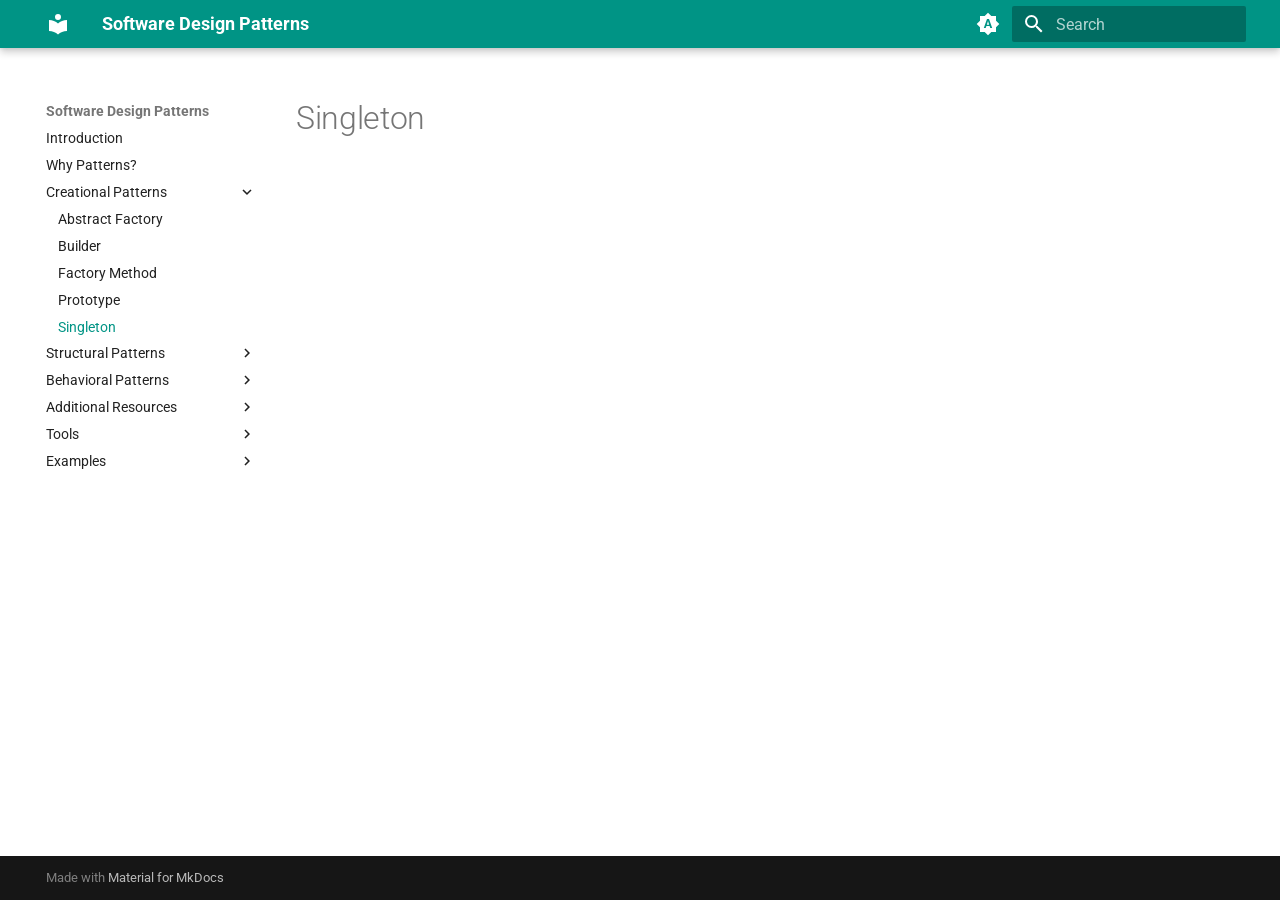
<file: creational_patterns/singleton/index.html>
<!doctype html>
<html lang="en" class="no-js">
  <head>
    
      <meta charset="utf-8">
      <meta name="viewport" content="width=device-width,initial-scale=1">
      
      
      
        <link rel="canonical" href="http://patterns.zayedbinhasan.me/creational_patterns/singleton/">
      
      
        <link rel="prev" href="../prototype/">
      
      
      
      <link rel="icon" href="../../assets/images/favicon.png">
      <meta name="generator" content="mkdocs-1.6.1, mkdocs-material-9.6.11">
    
    
      
        <title>Singleton - Software Design Patterns</title>
      
    
    
      <link rel="stylesheet" href="../../assets/stylesheets/main.4af4bdda.min.css">
      
        
        <link rel="stylesheet" href="../../assets/stylesheets/palette.06af60db.min.css">
      
      


    
    
      
    
    
      
        
        
        <link rel="preconnect" href="https://fonts.gstatic.com" crossorigin>
        <link rel="stylesheet" href="https://fonts.googleapis.com/css?family=Roboto:300,300i,400,400i,700,700i%7CRoboto+Mono:400,400i,700,700i&display=fallback">
        <style>:root{--md-text-font:"Roboto";--md-code-font:"Roboto Mono"}</style>
      
    
    
      <link rel="stylesheet" href="../../stylesheets/extra.css">
    
    <script>__md_scope=new URL("../..",location),__md_hash=e=>[...e].reduce(((e,_)=>(e<<5)-e+_.charCodeAt(0)),0),__md_get=(e,_=localStorage,t=__md_scope)=>JSON.parse(_.getItem(t.pathname+"."+e)),__md_set=(e,_,t=localStorage,a=__md_scope)=>{try{t.setItem(a.pathname+"."+e,JSON.stringify(_))}catch(e){}}</script>
    
      

    
    
    
  </head>
  
  
    
    
      
    
    
    
    
    <body dir="ltr" data-md-color-scheme="default" data-md-color-primary="indigo" data-md-color-accent="indigo">
  
    
    <input class="md-toggle" data-md-toggle="drawer" type="checkbox" id="__drawer" autocomplete="off">
    <input class="md-toggle" data-md-toggle="search" type="checkbox" id="__search" autocomplete="off">
    <label class="md-overlay" for="__drawer"></label>
    <div data-md-component="skip">
      
    </div>
    <div data-md-component="announce">
      
    </div>
    
    
      

  

<header class="md-header md-header--shadow" data-md-component="header">
  <nav class="md-header__inner md-grid" aria-label="Header">
    <a href="../.." title="Software Design Patterns" class="md-header__button md-logo" aria-label="Software Design Patterns" data-md-component="logo">
      
  
  <svg xmlns="http://www.w3.org/2000/svg" viewBox="0 0 24 24"><path d="M12 8a3 3 0 0 0 3-3 3 3 0 0 0-3-3 3 3 0 0 0-3 3 3 3 0 0 0 3 3m0 3.54C9.64 9.35 6.5 8 3 8v11c3.5 0 6.64 1.35 9 3.54 2.36-2.19 5.5-3.54 9-3.54V8c-3.5 0-6.64 1.35-9 3.54"/></svg>

    </a>
    <label class="md-header__button md-icon" for="__drawer">
      
      <svg xmlns="http://www.w3.org/2000/svg" viewBox="0 0 24 24"><path d="M3 6h18v2H3zm0 5h18v2H3zm0 5h18v2H3z"/></svg>
    </label>
    <div class="md-header__title" data-md-component="header-title">
      <div class="md-header__ellipsis">
        <div class="md-header__topic">
          <span class="md-ellipsis">
            Software Design Patterns
          </span>
        </div>
        <div class="md-header__topic" data-md-component="header-topic">
          <span class="md-ellipsis">
            
              Singleton
            
          </span>
        </div>
      </div>
    </div>
    
      
        <form class="md-header__option" data-md-component="palette">
  
    
    
    
    <input class="md-option" data-md-color-media="(prefers-color-scheme)" data-md-color-scheme="default" data-md-color-primary="indigo" data-md-color-accent="indigo"  aria-label="Switch to light mode"  type="radio" name="__palette" id="__palette_0">
    
      <label class="md-header__button md-icon" title="Switch to light mode" for="__palette_1" hidden>
        <svg xmlns="http://www.w3.org/2000/svg" viewBox="0 0 24 24"><path d="m14.3 16-.7-2h-3.2l-.7 2H7.8L11 7h2l3.2 9zM20 8.69V4h-4.69L12 .69 8.69 4H4v4.69L.69 12 4 15.31V20h4.69L12 23.31 15.31 20H20v-4.69L23.31 12zm-9.15 3.96h2.3L12 9z"/></svg>
      </label>
    
  
    
    
    
    <input class="md-option" data-md-color-media="(prefers-color-scheme: light)" data-md-color-scheme="default" data-md-color-primary="teal" data-md-color-accent="deep-purple"  aria-label="Switch to dark mode"  type="radio" name="__palette" id="__palette_1">
    
      <label class="md-header__button md-icon" title="Switch to dark mode" for="__palette_2" hidden>
        <svg xmlns="http://www.w3.org/2000/svg" viewBox="0 0 24 24"><path d="M12 8a4 4 0 0 0-4 4 4 4 0 0 0 4 4 4 4 0 0 0 4-4 4 4 0 0 0-4-4m0 10a6 6 0 0 1-6-6 6 6 0 0 1 6-6 6 6 0 0 1 6 6 6 6 0 0 1-6 6m8-9.31V4h-4.69L12 .69 8.69 4H4v4.69L.69 12 4 15.31V20h4.69L12 23.31 15.31 20H20v-4.69L23.31 12z"/></svg>
      </label>
    
  
    
    
    
    <input class="md-option" data-md-color-media="(prefers-color-scheme: dark)" data-md-color-scheme="slate" data-md-color-primary="black" data-md-color-accent="deep-purple"  aria-label="Switch to system preference"  type="radio" name="__palette" id="__palette_2">
    
      <label class="md-header__button md-icon" title="Switch to system preference" for="__palette_0" hidden>
        <svg xmlns="http://www.w3.org/2000/svg" viewBox="0 0 24 24"><path d="M12 18c-.89 0-1.74-.2-2.5-.55C11.56 16.5 13 14.42 13 12s-1.44-4.5-3.5-5.45C10.26 6.2 11.11 6 12 6a6 6 0 0 1 6 6 6 6 0 0 1-6 6m8-9.31V4h-4.69L12 .69 8.69 4H4v4.69L.69 12 4 15.31V20h4.69L12 23.31 15.31 20H20v-4.69L23.31 12z"/></svg>
      </label>
    
  
</form>
      
    
    
      <script>var palette=__md_get("__palette");if(palette&&palette.color){if("(prefers-color-scheme)"===palette.color.media){var media=matchMedia("(prefers-color-scheme: light)"),input=document.querySelector(media.matches?"[data-md-color-media='(prefers-color-scheme: light)']":"[data-md-color-media='(prefers-color-scheme: dark)']");palette.color.media=input.getAttribute("data-md-color-media"),palette.color.scheme=input.getAttribute("data-md-color-scheme"),palette.color.primary=input.getAttribute("data-md-color-primary"),palette.color.accent=input.getAttribute("data-md-color-accent")}for(var[key,value]of Object.entries(palette.color))document.body.setAttribute("data-md-color-"+key,value)}</script>
    
    
    
      
      
        <label class="md-header__button md-icon" for="__search">
          
          <svg xmlns="http://www.w3.org/2000/svg" viewBox="0 0 24 24"><path d="M9.5 3A6.5 6.5 0 0 1 16 9.5c0 1.61-.59 3.09-1.56 4.23l.27.27h.79l5 5-1.5 1.5-5-5v-.79l-.27-.27A6.52 6.52 0 0 1 9.5 16 6.5 6.5 0 0 1 3 9.5 6.5 6.5 0 0 1 9.5 3m0 2C7 5 5 7 5 9.5S7 14 9.5 14 14 12 14 9.5 12 5 9.5 5"/></svg>
        </label>
        <div class="md-search" data-md-component="search" role="dialog">
  <label class="md-search__overlay" for="__search"></label>
  <div class="md-search__inner" role="search">
    <form class="md-search__form" name="search">
      <input type="text" class="md-search__input" name="query" aria-label="Search" placeholder="Search" autocapitalize="off" autocorrect="off" autocomplete="off" spellcheck="false" data-md-component="search-query" required>
      <label class="md-search__icon md-icon" for="__search">
        
        <svg xmlns="http://www.w3.org/2000/svg" viewBox="0 0 24 24"><path d="M9.5 3A6.5 6.5 0 0 1 16 9.5c0 1.61-.59 3.09-1.56 4.23l.27.27h.79l5 5-1.5 1.5-5-5v-.79l-.27-.27A6.52 6.52 0 0 1 9.5 16 6.5 6.5 0 0 1 3 9.5 6.5 6.5 0 0 1 9.5 3m0 2C7 5 5 7 5 9.5S7 14 9.5 14 14 12 14 9.5 12 5 9.5 5"/></svg>
        
        <svg xmlns="http://www.w3.org/2000/svg" viewBox="0 0 24 24"><path d="M20 11v2H8l5.5 5.5-1.42 1.42L4.16 12l7.92-7.92L13.5 5.5 8 11z"/></svg>
      </label>
      <nav class="md-search__options" aria-label="Search">
        
        <button type="reset" class="md-search__icon md-icon" title="Clear" aria-label="Clear" tabindex="-1">
          
          <svg xmlns="http://www.w3.org/2000/svg" viewBox="0 0 24 24"><path d="M19 6.41 17.59 5 12 10.59 6.41 5 5 6.41 10.59 12 5 17.59 6.41 19 12 13.41 17.59 19 19 17.59 13.41 12z"/></svg>
        </button>
      </nav>
      
    </form>
    <div class="md-search__output">
      <div class="md-search__scrollwrap" tabindex="0" data-md-scrollfix>
        <div class="md-search-result" data-md-component="search-result">
          <div class="md-search-result__meta">
            Initializing search
          </div>
          <ol class="md-search-result__list" role="presentation"></ol>
        </div>
      </div>
    </div>
  </div>
</div>
      
    
    
  </nav>
  
</header>
    
    <div class="md-container" data-md-component="container">
      
      
        
          
        
      
      <main class="md-main" data-md-component="main">
        <div class="md-main__inner md-grid">
          
            
              
              <div class="md-sidebar md-sidebar--primary" data-md-component="sidebar" data-md-type="navigation" >
                <div class="md-sidebar__scrollwrap">
                  <div class="md-sidebar__inner">
                    



<nav class="md-nav md-nav--primary" aria-label="Navigation" data-md-level="0">
  <label class="md-nav__title" for="__drawer">
    <a href="../.." title="Software Design Patterns" class="md-nav__button md-logo" aria-label="Software Design Patterns" data-md-component="logo">
      
  
  <svg xmlns="http://www.w3.org/2000/svg" viewBox="0 0 24 24"><path d="M12 8a3 3 0 0 0 3-3 3 3 0 0 0-3-3 3 3 0 0 0-3 3 3 3 0 0 0 3 3m0 3.54C9.64 9.35 6.5 8 3 8v11c3.5 0 6.64 1.35 9 3.54 2.36-2.19 5.5-3.54 9-3.54V8c-3.5 0-6.64 1.35-9 3.54"/></svg>

    </a>
    Software Design Patterns
  </label>
  
  <ul class="md-nav__list" data-md-scrollfix>
    
      
      
  
  
  
  
    <li class="md-nav__item">
      <a href="../.." class="md-nav__link">
        
  
  
  <span class="md-ellipsis">
    Introduction
    
  </span>
  

      </a>
    </li>
  

    
      
      
  
  
  
  
    <li class="md-nav__item">
      <a href="../../why_patterns/" class="md-nav__link">
        
  
  
  <span class="md-ellipsis">
    Why Patterns?
    
  </span>
  

      </a>
    </li>
  

    
      
      
  
  
    
  
  
  
    
    
    
    
    
    <li class="md-nav__item md-nav__item--active md-nav__item--nested">
      
        
        
        <input class="md-nav__toggle md-toggle " type="checkbox" id="__nav_3" checked>
        
          
          <label class="md-nav__link" for="__nav_3" id="__nav_3_label" tabindex="0">
            
  
  
  <span class="md-ellipsis">
    Creational Patterns
    
  </span>
  

            <span class="md-nav__icon md-icon"></span>
          </label>
        
        <nav class="md-nav" data-md-level="1" aria-labelledby="__nav_3_label" aria-expanded="true">
          <label class="md-nav__title" for="__nav_3">
            <span class="md-nav__icon md-icon"></span>
            Creational Patterns
          </label>
          <ul class="md-nav__list" data-md-scrollfix>
            
              
                
  
  
  
  
    <li class="md-nav__item">
      <a href="../abstract_factory/" class="md-nav__link">
        
  
  
  <span class="md-ellipsis">
    Abstract Factory
    
  </span>
  

      </a>
    </li>
  

              
            
              
                
  
  
  
  
    <li class="md-nav__item">
      <a href="../builder/" class="md-nav__link">
        
  
  
  <span class="md-ellipsis">
    Builder
    
  </span>
  

      </a>
    </li>
  

              
            
              
                
  
  
  
  
    <li class="md-nav__item">
      <a href="../factory_method/" class="md-nav__link">
        
  
  
  <span class="md-ellipsis">
    Factory Method
    
  </span>
  

      </a>
    </li>
  

              
            
              
                
  
  
  
  
    <li class="md-nav__item">
      <a href="../prototype/" class="md-nav__link">
        
  
  
  <span class="md-ellipsis">
    Prototype
    
  </span>
  

      </a>
    </li>
  

              
            
              
                
  
  
    
  
  
  
    <li class="md-nav__item md-nav__item--active">
      
      <input class="md-nav__toggle md-toggle" type="checkbox" id="__toc">
      
      
      
      <a href="./" class="md-nav__link md-nav__link--active">
        
  
  
  <span class="md-ellipsis">
    Singleton
    
  </span>
  

      </a>
      
    </li>
  

              
            
          </ul>
        </nav>
      
    </li>
  

    
      
      
  
  
  
  
    
    
    
    
    
    <li class="md-nav__item md-nav__item--nested">
      
        
        
        <input class="md-nav__toggle md-toggle " type="checkbox" id="__nav_4" >
        
          
          <label class="md-nav__link" for="__nav_4" id="__nav_4_label" tabindex="0">
            
  
  
  <span class="md-ellipsis">
    Structural Patterns
    
  </span>
  

            <span class="md-nav__icon md-icon"></span>
          </label>
        
        <nav class="md-nav" data-md-level="1" aria-labelledby="__nav_4_label" aria-expanded="false">
          <label class="md-nav__title" for="__nav_4">
            <span class="md-nav__icon md-icon"></span>
            Structural Patterns
          </label>
          <ul class="md-nav__list" data-md-scrollfix>
            
              
                
  
  
  
  
    <li class="md-nav__item">
      <a href="../../structural_patterns/adapter.md" class="md-nav__link">
        
  
  
  <span class="md-ellipsis">
    Adapter
    
  </span>
  

      </a>
    </li>
  

              
            
              
                
  
  
  
  
    <li class="md-nav__item">
      <a href="../../structural_patterns/bridge.md" class="md-nav__link">
        
  
  
  <span class="md-ellipsis">
    Bridge
    
  </span>
  

      </a>
    </li>
  

              
            
              
                
  
  
  
  
    <li class="md-nav__item">
      <a href="../../structural_patterns/composite.md" class="md-nav__link">
        
  
  
  <span class="md-ellipsis">
    Composite
    
  </span>
  

      </a>
    </li>
  

              
            
              
                
  
  
  
  
    <li class="md-nav__item">
      <a href="../../structural_patterns/decorator.md" class="md-nav__link">
        
  
  
  <span class="md-ellipsis">
    Decorator
    
  </span>
  

      </a>
    </li>
  

              
            
              
                
  
  
  
  
    <li class="md-nav__item">
      <a href="../../structural_patterns/facade.md" class="md-nav__link">
        
  
  
  <span class="md-ellipsis">
    Facade
    
  </span>
  

      </a>
    </li>
  

              
            
              
                
  
  
  
  
    <li class="md-nav__item">
      <a href="../../structural_patterns/flyweight.md" class="md-nav__link">
        
  
  
  <span class="md-ellipsis">
    Flyweight
    
  </span>
  

      </a>
    </li>
  

              
            
              
                
  
  
  
  
    <li class="md-nav__item">
      <a href="../../structural_patterns/proxy.md" class="md-nav__link">
        
  
  
  <span class="md-ellipsis">
    Proxy
    
  </span>
  

      </a>
    </li>
  

              
            
          </ul>
        </nav>
      
    </li>
  

    
      
      
  
  
  
  
    
    
    
    
    
    <li class="md-nav__item md-nav__item--nested">
      
        
        
        <input class="md-nav__toggle md-toggle " type="checkbox" id="__nav_5" >
        
          
          <label class="md-nav__link" for="__nav_5" id="__nav_5_label" tabindex="0">
            
  
  
  <span class="md-ellipsis">
    Behavioral Patterns
    
  </span>
  

            <span class="md-nav__icon md-icon"></span>
          </label>
        
        <nav class="md-nav" data-md-level="1" aria-labelledby="__nav_5_label" aria-expanded="false">
          <label class="md-nav__title" for="__nav_5">
            <span class="md-nav__icon md-icon"></span>
            Behavioral Patterns
          </label>
          <ul class="md-nav__list" data-md-scrollfix>
            
              
                
  
  
  
  
    <li class="md-nav__item">
      <a href="../../behavioral_patterns/chain_of_responsibility.md" class="md-nav__link">
        
  
  
  <span class="md-ellipsis">
    Chain of Responsibility
    
  </span>
  

      </a>
    </li>
  

              
            
              
                
  
  
  
  
    <li class="md-nav__item">
      <a href="../../behavioral_patterns/command.md" class="md-nav__link">
        
  
  
  <span class="md-ellipsis">
    Command
    
  </span>
  

      </a>
    </li>
  

              
            
              
                
  
  
  
  
    <li class="md-nav__item">
      <a href="../../behavioral_patterns/iterator.md" class="md-nav__link">
        
  
  
  <span class="md-ellipsis">
    Iterator
    
  </span>
  

      </a>
    </li>
  

              
            
              
                
  
  
  
  
    <li class="md-nav__item">
      <a href="../../behavioral_patterns/interpreter.md" class="md-nav__link">
        
  
  
  <span class="md-ellipsis">
    Interpreter
    
  </span>
  

      </a>
    </li>
  

              
            
              
                
  
  
  
  
    <li class="md-nav__item">
      <a href="../../behavioral_patterns/mediator.md" class="md-nav__link">
        
  
  
  <span class="md-ellipsis">
    Mediator
    
  </span>
  

      </a>
    </li>
  

              
            
              
                
  
  
  
  
    <li class="md-nav__item">
      <a href="../../behavioral_patterns/memento.md" class="md-nav__link">
        
  
  
  <span class="md-ellipsis">
    Memento
    
  </span>
  

      </a>
    </li>
  

              
            
              
                
  
  
  
  
    <li class="md-nav__item">
      <a href="../../behavioral_patterns/observer.md" class="md-nav__link">
        
  
  
  <span class="md-ellipsis">
    Observer
    
  </span>
  

      </a>
    </li>
  

              
            
              
                
  
  
  
  
    <li class="md-nav__item">
      <a href="../../behavioral_patterns/state.md" class="md-nav__link">
        
  
  
  <span class="md-ellipsis">
    State
    
  </span>
  

      </a>
    </li>
  

              
            
              
                
  
  
  
  
    <li class="md-nav__item">
      <a href="../../behavioral_patterns/strategy.md" class="md-nav__link">
        
  
  
  <span class="md-ellipsis">
    Strategy
    
  </span>
  

      </a>
    </li>
  

              
            
              
                
  
  
  
  
    <li class="md-nav__item">
      <a href="../../behavioral_patterns/template_method.md" class="md-nav__link">
        
  
  
  <span class="md-ellipsis">
    Template Method
    
  </span>
  

      </a>
    </li>
  

              
            
              
                
  
  
  
  
    <li class="md-nav__item">
      <a href="../../behavioral_patterns/visitor.md" class="md-nav__link">
        
  
  
  <span class="md-ellipsis">
    Visitor
    
  </span>
  

      </a>
    </li>
  

              
            
          </ul>
        </nav>
      
    </li>
  

    
      
      
  
  
  
  
    
    
    
    
    
    <li class="md-nav__item md-nav__item--nested">
      
        
        
        <input class="md-nav__toggle md-toggle " type="checkbox" id="__nav_6" >
        
          
          <label class="md-nav__link" for="__nav_6" id="__nav_6_label" tabindex="0">
            
  
  
  <span class="md-ellipsis">
    Additional Resources
    
  </span>
  

            <span class="md-nav__icon md-icon"></span>
          </label>
        
        <nav class="md-nav" data-md-level="1" aria-labelledby="__nav_6_label" aria-expanded="false">
          <label class="md-nav__title" for="__nav_6">
            <span class="md-nav__icon md-icon"></span>
            Additional Resources
          </label>
          <ul class="md-nav__list" data-md-scrollfix>
            
              
                
  
  
  
  
    <li class="md-nav__item">
      <a href="../../additional_resources/books.md" class="md-nav__link">
        
  
  
  <span class="md-ellipsis">
    Books
    
  </span>
  

      </a>
    </li>
  

              
            
              
                
  
  
  
  
    <li class="md-nav__item">
      <a href="../../additional_resources/articles.md" class="md-nav__link">
        
  
  
  <span class="md-ellipsis">
    Articles
    
  </span>
  

      </a>
    </li>
  

              
            
              
                
  
  
  
  
    <li class="md-nav__item">
      <a href="../../additional_resources/videos.md" class="md-nav__link">
        
  
  
  <span class="md-ellipsis">
    Videos
    
  </span>
  

      </a>
    </li>
  

              
            
          </ul>
        </nav>
      
    </li>
  

    
      
      
  
  
  
  
    
    
    
    
    
    <li class="md-nav__item md-nav__item--nested">
      
        
        
        <input class="md-nav__toggle md-toggle " type="checkbox" id="__nav_7" >
        
          
          <label class="md-nav__link" for="__nav_7" id="__nav_7_label" tabindex="0">
            
  
  
  <span class="md-ellipsis">
    Tools
    
  </span>
  

            <span class="md-nav__icon md-icon"></span>
          </label>
        
        <nav class="md-nav" data-md-level="1" aria-labelledby="__nav_7_label" aria-expanded="false">
          <label class="md-nav__title" for="__nav_7">
            <span class="md-nav__icon md-icon"></span>
            Tools
          </label>
          <ul class="md-nav__list" data-md-scrollfix>
            
              
                
  
  
  
  
    <li class="md-nav__item">
      <a href="../../tools/uml_diagrams.md" class="md-nav__link">
        
  
  
  <span class="md-ellipsis">
    UML Diagrams
    
  </span>
  

      </a>
    </li>
  

              
            
              
                
  
  
  
  
    <li class="md-nav__item">
      <a href="../../tools/design_pattern_generators.md" class="md-nav__link">
        
  
  
  <span class="md-ellipsis">
    Design Pattern Generators
    
  </span>
  

      </a>
    </li>
  

              
            
              
                
  
  
  
  
    <li class="md-nav__item">
      <a href="../../tools/code_snippets.md" class="md-nav__link">
        
  
  
  <span class="md-ellipsis">
    Code Snippets
    
  </span>
  

      </a>
    </li>
  

              
            
              
                
  
  
  
  
    <li class="md-nav__item">
      <a href="../../tools/ide_plugins.md" class="md-nav__link">
        
  
  
  <span class="md-ellipsis">
    IDE Plugins
    
  </span>
  

      </a>
    </li>
  

              
            
              
                
  
  
  
  
    <li class="md-nav__item">
      <a href="../../tools/online_resources.md" class="md-nav__link">
        
  
  
  <span class="md-ellipsis">
    Online Resources
    
  </span>
  

      </a>
    </li>
  

              
            
          </ul>
        </nav>
      
    </li>
  

    
      
      
  
  
  
  
    
    
    
    
    
    <li class="md-nav__item md-nav__item--nested">
      
        
        
        <input class="md-nav__toggle md-toggle " type="checkbox" id="__nav_8" >
        
          
          <label class="md-nav__link" for="__nav_8" id="__nav_8_label" tabindex="0">
            
  
  
  <span class="md-ellipsis">
    Examples
    
  </span>
  

            <span class="md-nav__icon md-icon"></span>
          </label>
        
        <nav class="md-nav" data-md-level="1" aria-labelledby="__nav_8_label" aria-expanded="false">
          <label class="md-nav__title" for="__nav_8">
            <span class="md-nav__icon md-icon"></span>
            Examples
          </label>
          <ul class="md-nav__list" data-md-scrollfix>
            
              
                
  
  
  
  
    <li class="md-nav__item">
      <a href="../../examples/java.md" class="md-nav__link">
        
  
  
  <span class="md-ellipsis">
    Java
    
  </span>
  

      </a>
    </li>
  

              
            
              
                
  
  
  
  
    <li class="md-nav__item">
      <a href="../../examples/python.md" class="md-nav__link">
        
  
  
  <span class="md-ellipsis">
    Python
    
  </span>
  

      </a>
    </li>
  

              
            
              
                
  
  
  
  
    <li class="md-nav__item">
      <a href="../../examples/c++.md" class="md-nav__link">
        
  
  
  <span class="md-ellipsis">
    C++
    
  </span>
  

      </a>
    </li>
  

              
            
              
                
  
  
  
  
    <li class="md-nav__item">
      <a href="../../examples/javascript.md" class="md-nav__link">
        
  
  
  <span class="md-ellipsis">
    JavaScript
    
  </span>
  

      </a>
    </li>
  

              
            
              
                
  
  
  
  
    <li class="md-nav__item">
      <a href="../../examples/csharp.md" class="md-nav__link">
        
  
  
  <span class="md-ellipsis">
    C#
    
  </span>
  

      </a>
    </li>
  

              
            
          </ul>
        </nav>
      
    </li>
  

    
  </ul>
</nav>
                  </div>
                </div>
              </div>
            
            
              
              <div class="md-sidebar md-sidebar--secondary" data-md-component="sidebar" data-md-type="toc" >
                <div class="md-sidebar__scrollwrap">
                  <div class="md-sidebar__inner">
                    

<nav class="md-nav md-nav--secondary" aria-label="Table of contents">
  
  
  
  
</nav>
                  </div>
                </div>
              </div>
            
          
          
            <div class="md-content" data-md-component="content">
              <article class="md-content__inner md-typeset">
                
                  



  <h1>Singleton</h1>














                
              </article>
            </div>
          
          
<script>var target=document.getElementById(location.hash.slice(1));target&&target.name&&(target.checked=target.name.startsWith("__tabbed_"))</script>
        </div>
        
      </main>
      
        <footer class="md-footer">
  
  <div class="md-footer-meta md-typeset">
    <div class="md-footer-meta__inner md-grid">
      <div class="md-copyright">
  
  
    Made with
    <a href="https://squidfunk.github.io/mkdocs-material/" target="_blank" rel="noopener">
      Material for MkDocs
    </a>
  
</div>
      
    </div>
  </div>
</footer>
      
    </div>
    <div class="md-dialog" data-md-component="dialog">
      <div class="md-dialog__inner md-typeset"></div>
    </div>
    
    
    
      
      <script id="__config" type="application/json">{"base": "../..", "features": ["navigation.instant"], "search": "../../assets/javascripts/workers/search.f8cc74c7.min.js", "tags": null, "translations": {"clipboard.copied": "Copied to clipboard", "clipboard.copy": "Copy to clipboard", "search.result.more.one": "1 more on this page", "search.result.more.other": "# more on this page", "search.result.none": "No matching documents", "search.result.one": "1 matching document", "search.result.other": "# matching documents", "search.result.placeholder": "Type to start searching", "search.result.term.missing": "Missing", "select.version": "Select version"}, "version": null}</script>
    
    
      <script src="../../assets/javascripts/bundle.c8b220af.min.js"></script>
      
    
  </body>
</html>
</file>
<file: stylesheets/extra.css>
:root > * {
  transition: background-color 0.3s ease, color 0.3s ease;  
}
</file>
<file: assets/stylesheets/main.4af4bdda.min.css>
@charset "UTF-8";html{-webkit-text-size-adjust:none;-moz-text-size-adjust:none;text-size-adjust:none;box-sizing:border-box}*,:after,:before{box-sizing:inherit}@media (prefers-reduced-motion){*,:after,:before{transition:none!important}}body{margin:0}a,button,input,label{-webkit-tap-highlight-color:transparent}a{color:inherit;text-decoration:none}hr{border:0;box-sizing:initial;display:block;height:.05rem;overflow:visible;padding:0}small{font-size:80%}sub,sup{line-height:1em}img{border-style:none}table{border-collapse:initial;border-spacing:0}td,th{font-weight:400;vertical-align:top}button{background:#0000;border:0;font-family:inherit;font-size:inherit;margin:0;padding:0}input{border:0;outline:none}:root{--md-primary-fg-color:#4051b5;--md-primary-fg-color--light:#5d6cc0;--md-primary-fg-color--dark:#303fa1;--md-primary-bg-color:#fff;--md-primary-bg-color--light:#ffffffb3;--md-accent-fg-color:#526cfe;--md-accent-fg-color--transparent:#526cfe1a;--md-accent-bg-color:#fff;--md-accent-bg-color--light:#ffffffb3}[data-md-color-scheme=default]{color-scheme:light}[data-md-color-scheme=default] img[src$="#gh-dark-mode-only"],[data-md-color-scheme=default] img[src$="#only-dark"]{display:none}:root,[data-md-color-scheme=default]{--md-hue:225deg;--md-default-fg-color:#000000de;--md-default-fg-color--light:#0000008a;--md-default-fg-color--lighter:#00000052;--md-default-fg-color--lightest:#00000012;--md-default-bg-color:#fff;--md-default-bg-color--light:#ffffffb3;--md-default-bg-color--lighter:#ffffff4d;--md-default-bg-color--lightest:#ffffff1f;--md-code-fg-color:#36464e;--md-code-bg-color:#f5f5f5;--md-code-hl-color:#4287ff;--md-code-hl-color--light:#4287ff1a;--md-code-hl-number-color:#d52a2a;--md-code-hl-special-color:#db1457;--md-code-hl-function-color:#a846b9;--md-code-hl-constant-color:#6e59d9;--md-code-hl-keyword-color:#3f6ec6;--md-code-hl-string-color:#1c7d4d;--md-code-hl-name-color:var(--md-code-fg-color);--md-code-hl-operator-color:var(--md-default-fg-color--light);--md-code-hl-punctuation-color:var(--md-default-fg-color--light);--md-code-hl-comment-color:var(--md-default-fg-color--light);--md-code-hl-generic-color:var(--md-default-fg-color--light);--md-code-hl-variable-color:var(--md-default-fg-color--light);--md-typeset-color:var(--md-default-fg-color);--md-typeset-a-color:var(--md-primary-fg-color);--md-typeset-del-color:#f5503d26;--md-typeset-ins-color:#0bd57026;--md-typeset-kbd-color:#fafafa;--md-typeset-kbd-accent-color:#fff;--md-typeset-kbd-border-color:#b8b8b8;--md-typeset-mark-color:#ffff0080;--md-typeset-table-color:#0000001f;--md-typeset-table-color--light:rgba(0,0,0,.035);--md-admonition-fg-color:var(--md-default-fg-color);--md-admonition-bg-color:var(--md-default-bg-color);--md-warning-fg-color:#000000de;--md-warning-bg-color:#ff9;--md-footer-fg-color:#fff;--md-footer-fg-color--light:#ffffffb3;--md-footer-fg-color--lighter:#ffffff73;--md-footer-bg-color:#000000de;--md-footer-bg-color--dark:#00000052;--md-shadow-z1:0 0.2rem 0.5rem #0000000d,0 0 0.05rem #0000001a;--md-shadow-z2:0 0.2rem 0.5rem #0000001a,0 0 0.05rem #00000040;--md-shadow-z3:0 0.2rem 0.5rem #0003,0 0 0.05rem #00000059}.md-icon svg{fill:currentcolor;display:block;height:1.2rem;width:1.2rem}body{-webkit-font-smoothing:antialiased;-moz-osx-font-smoothing:grayscale;--md-text-font-family:var(--md-text-font,_),-apple-system,BlinkMacSystemFont,Helvetica,Arial,sans-serif;--md-code-font-family:var(--md-code-font,_),SFMono-Regular,Consolas,Menlo,monospace}aside,body,input{font-feature-settings:"kern","liga";color:var(--md-typeset-color);font-family:var(--md-text-font-family)}code,kbd,pre{font-feature-settings:"kern";font-family:var(--md-code-font-family)}:root{--md-typeset-table-sort-icon:url('data:image/svg+xml;charset=utf-8,<svg xmlns="http://www.w3.org/2000/svg" viewBox="0 0 24 24"><path d="m18 21-4-4h3V7h-3l4-4 4 4h-3v10h3M2 19v-2h10v2M2 13v-2h7v2M2 7V5h4v2z"/></svg>');--md-typeset-table-sort-icon--asc:url('data:image/svg+xml;charset=utf-8,<svg xmlns="http://www.w3.org/2000/svg" viewBox="0 0 24 24"><path d="M19 17h3l-4 4-4-4h3V3h2M2 17h10v2H2M6 5v2H2V5m0 6h7v2H2z"/></svg>');--md-typeset-table-sort-icon--desc:url('data:image/svg+xml;charset=utf-8,<svg xmlns="http://www.w3.org/2000/svg" viewBox="0 0 24 24"><path d="M19 7h3l-4-4-4 4h3v14h2M2 17h10v2H2M6 5v2H2V5m0 6h7v2H2z"/></svg>')}.md-typeset{-webkit-print-color-adjust:exact;color-adjust:exact;font-size:.8rem;line-height:1.6;overflow-wrap:break-word}@media print{.md-typeset{font-size:.68rem}}.md-typeset blockquote,.md-typeset dl,.md-typeset figure,.md-typeset ol,.md-typeset pre,.md-typeset ul{margin-bottom:1em;margin-top:1em}.md-typeset h1{color:var(--md-default-fg-color--light);font-size:2em;line-height:1.3;margin:0 0 1.25em}.md-typeset h1,.md-typeset h2{font-weight:300;letter-spacing:-.01em}.md-typeset h2{font-size:1.5625em;line-height:1.4;margin:1.6em 0 .64em}.md-typeset h3{font-size:1.25em;font-weight:400;letter-spacing:-.01em;line-height:1.5;margin:1.6em 0 .8em}.md-typeset h2+h3{margin-top:.8em}.md-typeset h4{font-weight:700;letter-spacing:-.01em;margin:1em 0}.md-typeset h5,.md-typeset h6{color:var(--md-default-fg-color--light);font-size:.8em;font-weight:700;letter-spacing:-.01em;margin:1.25em 0}.md-typeset h5{text-transform:uppercase}.md-typeset h5 code{text-transform:none}.md-typeset hr{border-bottom:.05rem solid var(--md-default-fg-color--lightest);display:flow-root;margin:1.5em 0}.md-typeset a{color:var(--md-typeset-a-color);word-break:break-word}.md-typeset a,.md-typeset a:before{transition:color 125ms}.md-typeset a:focus,.md-typeset a:hover{color:var(--md-accent-fg-color)}.md-typeset a:focus code,.md-typeset a:hover code{background-color:var(--md-accent-fg-color--transparent)}.md-typeset a code{color:currentcolor;transition:background-color 125ms}.md-typeset a.focus-visible{outline-color:var(--md-accent-fg-color);outline-offset:.2rem}.md-typeset code,.md-typeset kbd,.md-typeset pre{color:var(--md-code-fg-color);direction:ltr;font-variant-ligatures:none}@media print{.md-typeset code,.md-typeset kbd,.md-typeset pre{white-space:pre-wrap}}.md-typeset code{background-color:var(--md-code-bg-color);border-radius:.1rem;-webkit-box-decoration-break:clone;box-decoration-break:clone;font-size:.85em;padding:0 .2941176471em;word-break:break-word}.md-typeset code:not(.focus-visible){-webkit-tap-highlight-color:transparent;outline:none}.md-typeset pre{display:flow-root;line-height:1.4;position:relative}.md-typeset pre>code{-webkit-box-decoration-break:slice;box-decoration-break:slice;box-shadow:none;display:block;margin:0;outline-color:var(--md-accent-fg-color);overflow:auto;padding:.7720588235em 1.1764705882em;scrollbar-color:var(--md-default-fg-color--lighter) #0000;scrollbar-width:thin;touch-action:auto;word-break:normal}.md-typeset pre>code:hover{scrollbar-color:var(--md-accent-fg-color) #0000}.md-typeset pre>code::-webkit-scrollbar{height:.2rem;width:.2rem}.md-typeset pre>code::-webkit-scrollbar-thumb{background-color:var(--md-default-fg-color--lighter)}.md-typeset pre>code::-webkit-scrollbar-thumb:hover{background-color:var(--md-accent-fg-color)}.md-typeset kbd{background-color:var(--md-typeset-kbd-color);border-radius:.1rem;box-shadow:0 .1rem 0 .05rem var(--md-typeset-kbd-border-color),0 .1rem 0 var(--md-typeset-kbd-border-color),0 -.1rem .2rem var(--md-typeset-kbd-accent-color) inset;color:var(--md-default-fg-color);display:inline-block;font-size:.75em;padding:0 .6666666667em;vertical-align:text-top;word-break:break-word}.md-typeset mark{background-color:var(--md-typeset-mark-color);-webkit-box-decoration-break:clone;box-decoration-break:clone;color:inherit;word-break:break-word}.md-typeset abbr{border-bottom:.05rem dotted var(--md-default-fg-color--light);cursor:help;text-decoration:none}.md-typeset small{opacity:.75}[dir=ltr] .md-typeset sub,[dir=ltr] .md-typeset sup{margin-left:.078125em}[dir=rtl] .md-typeset sub,[dir=rtl] .md-typeset sup{margin-right:.078125em}[dir=ltr] .md-typeset blockquote{padding-left:.6rem}[dir=rtl] .md-typeset blockquote{padding-right:.6rem}[dir=ltr] .md-typeset blockquote{border-left:.2rem solid var(--md-default-fg-color--lighter)}[dir=rtl] .md-typeset blockquote{border-right:.2rem solid var(--md-default-fg-color--lighter)}.md-typeset blockquote{color:var(--md-default-fg-color--light);margin-left:0;margin-right:0}.md-typeset ul{list-style-type:disc}.md-typeset ul[type]{list-style-type:revert-layer}[dir=ltr] .md-typeset ol,[dir=ltr] .md-typeset ul{margin-left:.625em}[dir=rtl] .md-typeset ol,[dir=rtl] .md-typeset ul{margin-right:.625em}.md-typeset ol,.md-typeset ul{padding:0}.md-typeset ol:not([hidden]),.md-typeset ul:not([hidden]){display:flow-root}.md-typeset ol ol,.md-typeset ul ol{list-style-type:lower-alpha}.md-typeset ol ol ol,.md-typeset ul ol ol{list-style-type:lower-roman}.md-typeset ol ol ol ol,.md-typeset ul ol ol ol{list-style-type:upper-alpha}.md-typeset ol ol ol ol ol,.md-typeset ul ol ol ol ol{list-style-type:upper-roman}.md-typeset ol[type],.md-typeset ul[type]{list-style-type:revert-layer}[dir=ltr] .md-typeset ol li,[dir=ltr] .md-typeset ul li{margin-left:1.25em}[dir=rtl] .md-typeset ol li,[dir=rtl] .md-typeset ul li{margin-right:1.25em}.md-typeset ol li,.md-typeset ul li{margin-bottom:.5em}.md-typeset ol li blockquote,.md-typeset ol li p,.md-typeset ul li blockquote,.md-typeset ul li p{margin:.5em 0}.md-typeset ol li:last-child,.md-typeset ul li:last-child{margin-bottom:0}[dir=ltr] .md-typeset ol li ol,[dir=ltr] .md-typeset ol li ul,[dir=ltr] .md-typeset ul li ol,[dir=ltr] .md-typeset ul li ul{margin-left:.625em}[dir=rtl] .md-typeset ol li ol,[dir=rtl] .md-typeset ol li ul,[dir=rtl] .md-typeset ul li ol,[dir=rtl] .md-typeset ul li ul{margin-right:.625em}.md-typeset ol li ol,.md-typeset ol li ul,.md-typeset ul li ol,.md-typeset ul li ul{margin-bottom:.5em;margin-top:.5em}[dir=ltr] .md-typeset dd{margin-left:1.875em}[dir=rtl] .md-typeset dd{margin-right:1.875em}.md-typeset dd{margin-bottom:1.5em;margin-top:1em}.md-typeset img,.md-typeset svg,.md-typeset video{height:auto;max-width:100%}.md-typeset img[align=left]{margin:1em 1em 1em 0}.md-typeset img[align=right]{margin:1em 0 1em 1em}.md-typeset img[align]:only-child{margin-top:0}.md-typeset figure{display:flow-root;margin:1em auto;max-width:100%;text-align:center;width:-moz-fit-content;width:fit-content}.md-typeset figure img{display:block;margin:0 auto}.md-typeset figcaption{font-style:italic;margin:1em auto;max-width:24rem}.md-typeset iframe{max-width:100%}.md-typeset table:not([class]){background-color:var(--md-default-bg-color);border:.05rem solid var(--md-typeset-table-color);border-radius:.1rem;display:inline-block;font-size:.64rem;max-width:100%;overflow:auto;touch-action:auto}@media print{.md-typeset table:not([class]){display:table}}.md-typeset table:not([class])+*{margin-top:1.5em}.md-typeset table:not([class]) td>:first-child,.md-typeset table:not([class]) th>:first-child{margin-top:0}.md-typeset table:not([class]) td>:last-child,.md-typeset table:not([class]) th>:last-child{margin-bottom:0}.md-typeset table:not([class]) td:not([align]),.md-typeset table:not([class]) th:not([align]){text-align:left}[dir=rtl] .md-typeset table:not([class]) td:not([align]),[dir=rtl] .md-typeset table:not([class]) th:not([align]){text-align:right}.md-typeset table:not([class]) th{font-weight:700;min-width:5rem;padding:.9375em 1.25em;vertical-align:top}.md-typeset table:not([class]) td{border-top:.05rem solid var(--md-typeset-table-color);padding:.9375em 1.25em;vertical-align:top}.md-typeset table:not([class]) tbody tr{transition:background-color 125ms}.md-typeset table:not([class]) tbody tr:hover{background-color:var(--md-typeset-table-color--light);box-shadow:0 .05rem 0 var(--md-default-bg-color) inset}.md-typeset table:not([class]) a{word-break:normal}.md-typeset table th[role=columnheader]{cursor:pointer}[dir=ltr] .md-typeset table th[role=columnheader]:after{margin-left:.5em}[dir=rtl] .md-typeset table th[role=columnheader]:after{margin-right:.5em}.md-typeset table th[role=columnheader]:after{content:"";display:inline-block;height:1.2em;-webkit-mask-image:var(--md-typeset-table-sort-icon);mask-image:var(--md-typeset-table-sort-icon);-webkit-mask-repeat:no-repeat;mask-repeat:no-repeat;-webkit-mask-size:contain;mask-size:contain;transition:background-color 125ms;vertical-align:text-bottom;width:1.2em}.md-typeset table th[role=columnheader]:hover:after{background-color:var(--md-default-fg-color--lighter)}.md-typeset table th[role=columnheader][aria-sort=ascending]:after{background-color:var(--md-default-fg-color--light);-webkit-mask-image:var(--md-typeset-table-sort-icon--asc);mask-image:var(--md-typeset-table-sort-icon--asc)}.md-typeset table th[role=columnheader][aria-sort=descending]:after{background-color:var(--md-default-fg-color--light);-webkit-mask-image:var(--md-typeset-table-sort-icon--desc);mask-image:var(--md-typeset-table-sort-icon--desc)}.md-typeset__scrollwrap{margin:1em -.8rem;overflow-x:auto;touch-action:auto}.md-typeset__table{display:inline-block;margin-bottom:.5em;padding:0 .8rem}@media print{.md-typeset__table{display:block}}html .md-typeset__table table{display:table;margin:0;overflow:hidden;width:100%}@media screen and (max-width:44.984375em){.md-content__inner>pre{margin:1em -.8rem}.md-content__inner>pre code{border-radius:0}}.md-typeset .md-author{border-radius:100%;display:block;flex-shrink:0;height:1.6rem;overflow:hidden;position:relative;transition:color 125ms,transform 125ms;width:1.6rem}.md-typeset .md-author img{display:block}.md-typeset .md-author--more{background:var(--md-default-fg-color--lightest);color:var(--md-default-fg-color--lighter);font-size:.6rem;font-weight:700;line-height:1.6rem;text-align:center}.md-typeset .md-author--long{height:2.4rem;width:2.4rem}.md-typeset a.md-author{transform:scale(1)}.md-typeset a.md-author img{border-radius:100%;filter:grayscale(100%) opacity(75%);transition:filter 125ms}.md-typeset a.md-author:focus,.md-typeset a.md-author:hover{transform:scale(1.1);z-index:1}.md-typeset a.md-author:focus img,.md-typeset a.md-author:hover img{filter:grayscale(0)}.md-banner{background-color:var(--md-footer-bg-color);color:var(--md-footer-fg-color);overflow:auto}@media print{.md-banner{display:none}}.md-banner--warning{background-color:var(--md-warning-bg-color);color:var(--md-warning-fg-color)}.md-banner__inner{font-size:.7rem;margin:.6rem auto;padding:0 .8rem}[dir=ltr] .md-banner__button{float:right}[dir=rtl] .md-banner__button{float:left}.md-banner__button{color:inherit;cursor:pointer;transition:opacity .25s}.no-js .md-banner__button{display:none}.md-banner__button:hover{opacity:.7}html{font-size:125%;height:100%;overflow-x:hidden}@media screen and (min-width:100em){html{font-size:137.5%}}@media screen and (min-width:125em){html{font-size:150%}}body{background-color:var(--md-default-bg-color);display:flex;flex-direction:column;font-size:.5rem;min-height:100%;position:relative;width:100%}@media print{body{display:block}}@media screen and (max-width:59.984375em){body[data-md-scrolllock]{position:fixed}}.md-grid{margin-left:auto;margin-right:auto;max-width:61rem}.md-container{display:flex;flex-direction:column;flex-grow:1}@media print{.md-container{display:block}}.md-main{flex-grow:1}.md-main__inner{display:flex;height:100%;margin-top:1.5rem}.md-ellipsis{overflow:hidden;text-overflow:ellipsis}.md-toggle{display:none}.md-option{height:0;opacity:0;position:absolute;width:0}.md-option:checked+label:not([hidden]){display:block}.md-option.focus-visible+label{outline-color:var(--md-accent-fg-color);outline-style:auto}.md-skip{background-color:var(--md-default-fg-color);border-radius:.1rem;color:var(--md-default-bg-color);font-size:.64rem;margin:.5rem;opacity:0;outline-color:var(--md-accent-fg-color);padding:.3rem .5rem;position:fixed;transform:translateY(.4rem);z-index:-1}.md-skip:focus{opacity:1;transform:translateY(0);transition:transform .25s cubic-bezier(.4,0,.2,1),opacity 175ms 75ms;z-index:10}@page{margin:25mm}:root{--md-clipboard-icon:url('data:image/svg+xml;charset=utf-8,<svg xmlns="http://www.w3.org/2000/svg" viewBox="0 0 24 24"><path d="M19 21H8V7h11m0-2H8a2 2 0 0 0-2 2v14a2 2 0 0 0 2 2h11a2 2 0 0 0 2-2V7a2 2 0 0 0-2-2m-3-4H4a2 2 0 0 0-2 2v14h2V3h12z"/></svg>')}.md-clipboard{border-radius:.1rem;color:var(--md-default-fg-color--lightest);cursor:pointer;height:1.5em;outline-color:var(--md-accent-fg-color);outline-offset:.1rem;position:absolute;right:.5em;top:.5em;transition:color .25s;width:1.5em;z-index:1}@media print{.md-clipboard{display:none}}.md-clipboard:not(.focus-visible){-webkit-tap-highlight-color:transparent;outline:none}:hover>.md-clipboard{color:var(--md-default-fg-color--light)}.md-clipboard:focus,.md-clipboard:hover{color:var(--md-accent-fg-color)}.md-clipboard:after{background-color:currentcolor;content:"";display:block;height:1.125em;margin:0 auto;-webkit-mask-image:var(--md-clipboard-icon);mask-image:var(--md-clipboard-icon);-webkit-mask-position:center;mask-position:center;-webkit-mask-repeat:no-repeat;mask-repeat:no-repeat;-webkit-mask-size:contain;mask-size:contain;width:1.125em}.md-clipboard--inline{cursor:pointer}.md-clipboard--inline code{transition:color .25s,background-color .25s}.md-clipboard--inline:focus code,.md-clipboard--inline:hover code{background-color:var(--md-accent-fg-color--transparent);color:var(--md-accent-fg-color)}.md-typeset .md-code__content{display:grid}@keyframes consent{0%{opacity:0;transform:translateY(100%)}to{opacity:1;transform:translateY(0)}}@keyframes overlay{0%{opacity:0}to{opacity:1}}.md-consent__overlay{animation:overlay .25s both;-webkit-backdrop-filter:blur(.1rem);backdrop-filter:blur(.1rem);background-color:#0000008a;height:100%;opacity:1;position:fixed;top:0;width:100%;z-index:5}.md-consent__inner{animation:consent .5s cubic-bezier(.1,.7,.1,1) both;background-color:var(--md-default-bg-color);border:0;border-radius:.1rem;bottom:0;box-shadow:0 0 .2rem #0000001a,0 .2rem .4rem #0003;max-height:100%;overflow:auto;padding:0;position:fixed;width:100%;z-index:5}.md-consent__form{padding:.8rem}.md-consent__settings{display:none;margin:1em 0}input:checked+.md-consent__settings{display:block}.md-consent__controls{margin-bottom:.8rem}.md-typeset .md-consent__controls .md-button{display:inline}@media screen and (max-width:44.984375em){.md-typeset .md-consent__controls .md-button{display:block;margin-top:.4rem;text-align:center;width:100%}}.md-consent label{cursor:pointer}.md-content{flex-grow:1;min-width:0}.md-content__inner{margin:0 .8rem 1.2rem;padding-top:.6rem}@media screen and (min-width:76.25em){[dir=ltr] .md-sidebar--primary:not([hidden])~.md-content>.md-content__inner{margin-left:1.2rem}[dir=ltr] .md-sidebar--secondary:not([hidden])~.md-content>.md-content__inner,[dir=rtl] .md-sidebar--primary:not([hidden])~.md-content>.md-content__inner{margin-right:1.2rem}[dir=rtl] .md-sidebar--secondary:not([hidden])~.md-content>.md-content__inner{margin-left:1.2rem}}.md-content__inner:before{content:"";display:block;height:.4rem}.md-content__inner>:last-child{margin-bottom:0}[dir=ltr] .md-content__button{float:right}[dir=rtl] .md-content__button{float:left}[dir=ltr] .md-content__button{margin-left:.4rem}[dir=rtl] .md-content__button{margin-right:.4rem}.md-content__button{margin:.4rem 0;padding:0}@media print{.md-content__button{display:none}}.md-typeset .md-content__button{color:var(--md-default-fg-color--lighter)}.md-content__button svg{display:inline;vertical-align:top}[dir=rtl] .md-content__button svg{transform:scaleX(-1)}[dir=ltr] .md-dialog{right:.8rem}[dir=rtl] .md-dialog{left:.8rem}.md-dialog{background-color:var(--md-default-fg-color);border-radius:.1rem;bottom:.8rem;box-shadow:var(--md-shadow-z3);min-width:11.1rem;opacity:0;padding:.4rem .6rem;pointer-events:none;position:fixed;transform:translateY(100%);transition:transform 0ms .4s,opacity .4s;z-index:4}@media print{.md-dialog{display:none}}.md-dialog--active{opacity:1;pointer-events:auto;transform:translateY(0);transition:transform .4s cubic-bezier(.075,.85,.175,1),opacity .4s}.md-dialog__inner{color:var(--md-default-bg-color);font-size:.7rem}.md-feedback{margin:2em 0 1em;text-align:center}.md-feedback fieldset{border:none;margin:0;padding:0}.md-feedback__title{font-weight:700;margin:1em auto}.md-feedback__inner{position:relative}.md-feedback__list{display:flex;flex-wrap:wrap;place-content:baseline center;position:relative}.md-feedback__list:hover .md-icon:not(:disabled){color:var(--md-default-fg-color--lighter)}:disabled .md-feedback__list{min-height:1.8rem}.md-feedback__icon{color:var(--md-default-fg-color--light);cursor:pointer;flex-shrink:0;margin:0 .1rem;transition:color 125ms}.md-feedback__icon:not(:disabled).md-icon:hover{color:var(--md-accent-fg-color)}.md-feedback__icon:disabled{color:var(--md-default-fg-color--lightest);pointer-events:none}.md-feedback__note{opacity:0;position:relative;transform:translateY(.4rem);transition:transform .4s cubic-bezier(.1,.7,.1,1),opacity .15s}.md-feedback__note>*{margin:0 auto;max-width:16rem}:disabled .md-feedback__note{opacity:1;transform:translateY(0)}@media print{.md-feedback{display:none}}.md-footer{background-color:var(--md-footer-bg-color);color:var(--md-footer-fg-color)}@media print{.md-footer{display:none}}.md-footer__inner{justify-content:space-between;overflow:auto;padding:.2rem}.md-footer__inner:not([hidden]){display:flex}.md-footer__link{align-items:end;display:flex;flex-grow:0.01;margin-bottom:.4rem;margin-top:1rem;max-width:100%;outline-color:var(--md-accent-fg-color);overflow:hidden;transition:opacity .25s}.md-footer__link:focus,.md-footer__link:hover{opacity:.7}[dir=rtl] .md-footer__link svg{transform:scaleX(-1)}@media screen and (max-width:44.984375em){.md-footer__link--prev{flex-shrink:0}.md-footer__link--prev .md-footer__title{display:none}}[dir=ltr] .md-footer__link--next{margin-left:auto}[dir=rtl] .md-footer__link--next{margin-right:auto}.md-footer__link--next{text-align:right}[dir=rtl] .md-footer__link--next{text-align:left}.md-footer__title{flex-grow:1;font-size:.9rem;margin-bottom:.7rem;max-width:calc(100% - 2.4rem);padding:0 1rem;white-space:nowrap}.md-footer__button{margin:.2rem;padding:.4rem}.md-footer__direction{font-size:.64rem;opacity:.7}.md-footer-meta{background-color:var(--md-footer-bg-color--dark)}.md-footer-meta__inner{display:flex;flex-wrap:wrap;justify-content:space-between;padding:.2rem}html .md-footer-meta.md-typeset a{color:var(--md-footer-fg-color--light)}html .md-footer-meta.md-typeset a:focus,html .md-footer-meta.md-typeset a:hover{color:var(--md-footer-fg-color)}.md-copyright{color:var(--md-footer-fg-color--lighter);font-size:.64rem;margin:auto .6rem;padding:.4rem 0;width:100%}@media screen and (min-width:45em){.md-copyright{width:auto}}.md-copyright__highlight{color:var(--md-footer-fg-color--light)}.md-social{display:inline-flex;gap:.2rem;margin:0 .4rem;padding:.2rem 0 .6rem}@media screen and (min-width:45em){.md-social{padding:.6rem 0}}.md-social__link{display:inline-block;height:1.6rem;text-align:center;width:1.6rem}.md-social__link:before{line-height:1.9}.md-social__link svg{fill:currentcolor;max-height:.8rem;vertical-align:-25%}.md-typeset .md-button{border:.1rem solid;border-radius:.1rem;color:var(--md-primary-fg-color);cursor:pointer;display:inline-block;font-weight:700;padding:.625em 2em;transition:color 125ms,background-color 125ms,border-color 125ms}.md-typeset .md-button--primary{background-color:var(--md-primary-fg-color);border-color:var(--md-primary-fg-color);color:var(--md-primary-bg-color)}.md-typeset .md-button:focus,.md-typeset .md-button:hover{background-color:var(--md-accent-fg-color);border-color:var(--md-accent-fg-color);color:var(--md-accent-bg-color)}[dir=ltr] .md-typeset .md-input{border-top-left-radius:.1rem}[dir=ltr] .md-typeset .md-input,[dir=rtl] .md-typeset .md-input{border-top-right-radius:.1rem}[dir=rtl] .md-typeset .md-input{border-top-left-radius:.1rem}.md-typeset .md-input{border-bottom:.1rem solid var(--md-default-fg-color--lighter);box-shadow:var(--md-shadow-z1);font-size:.8rem;height:1.8rem;padding:0 .6rem;transition:border .25s,box-shadow .25s}.md-typeset .md-input:focus,.md-typeset .md-input:hover{border-bottom-color:var(--md-accent-fg-color);box-shadow:var(--md-shadow-z2)}.md-typeset .md-input--stretch{width:100%}.md-header{background-color:var(--md-primary-fg-color);box-shadow:0 0 .2rem #0000,0 .2rem .4rem #0000;color:var(--md-primary-bg-color);display:block;left:0;position:sticky;right:0;top:0;z-index:4}@media print{.md-header{display:none}}.md-header[hidden]{transform:translateY(-100%);transition:transform .25s cubic-bezier(.8,0,.6,1),box-shadow .25s}.md-header--shadow{box-shadow:0 0 .2rem #0000001a,0 .2rem .4rem #0003;transition:transform .25s cubic-bezier(.1,.7,.1,1),box-shadow .25s}.md-header__inner{align-items:center;display:flex;padding:0 .2rem}.md-header__button{color:currentcolor;cursor:pointer;margin:.2rem;outline-color:var(--md-accent-fg-color);padding:.4rem;position:relative;transition:opacity .25s;vertical-align:middle;z-index:1}.md-header__button:hover{opacity:.7}.md-header__button:not([hidden]){display:inline-block}.md-header__button:not(.focus-visible){-webkit-tap-highlight-color:transparent;outline:none}.md-header__button.md-logo{margin:.2rem;padding:.4rem}@media screen and (max-width:76.234375em){.md-header__button.md-logo{display:none}}.md-header__button.md-logo img,.md-header__button.md-logo svg{fill:currentcolor;display:block;height:1.2rem;width:auto}@media screen and (min-width:60em){.md-header__button[for=__search]{display:none}}.no-js .md-header__button[for=__search]{display:none}[dir=rtl] .md-header__button[for=__search] svg{transform:scaleX(-1)}@media screen and (min-width:76.25em){.md-header__button[for=__drawer]{display:none}}.md-header__topic{display:flex;max-width:100%;position:absolute;transition:transform .4s cubic-bezier(.1,.7,.1,1),opacity .15s;white-space:nowrap}.md-header__topic+.md-header__topic{opacity:0;pointer-events:none;transform:translateX(1.25rem);transition:transform .4s cubic-bezier(1,.7,.1,.1),opacity .15s;z-index:-1}[dir=rtl] .md-header__topic+.md-header__topic{transform:translateX(-1.25rem)}.md-header__topic:first-child{font-weight:700}[dir=ltr] .md-header__title{margin-left:1rem;margin-right:.4rem}[dir=rtl] .md-header__title{margin-left:.4rem;margin-right:1rem}.md-header__title{flex-grow:1;font-size:.9rem;height:2.4rem;line-height:2.4rem}.md-header__title--active .md-header__topic{opacity:0;pointer-events:none;transform:translateX(-1.25rem);transition:transform .4s cubic-bezier(1,.7,.1,.1),opacity .15s;z-index:-1}[dir=rtl] .md-header__title--active .md-header__topic{transform:translateX(1.25rem)}.md-header__title--active .md-header__topic+.md-header__topic{opacity:1;pointer-events:auto;transform:translateX(0);transition:transform .4s cubic-bezier(.1,.7,.1,1),opacity .15s;z-index:0}.md-header__title>.md-header__ellipsis{height:100%;position:relative;width:100%}.md-header__option{display:flex;flex-shrink:0;max-width:100%;transition:max-width 0ms .25s,opacity .25s .25s;white-space:nowrap}[data-md-toggle=search]:checked~.md-header .md-header__option{max-width:0;opacity:0;transition:max-width 0ms,opacity 0ms}.md-header__option>input{bottom:0}.md-header__source{display:none}@media screen and (min-width:60em){[dir=ltr] .md-header__source{margin-left:1rem}[dir=rtl] .md-header__source{margin-right:1rem}.md-header__source{display:block;max-width:11.7rem;width:11.7rem}}@media screen and (min-width:76.25em){[dir=ltr] .md-header__source{margin-left:1.4rem}[dir=rtl] .md-header__source{margin-right:1.4rem}}.md-meta{color:var(--md-default-fg-color--light);font-size:.7rem;line-height:1.3}.md-meta__list{display:inline-flex;flex-wrap:wrap;list-style:none;margin:0;padding:0}.md-meta__item:not(:last-child):after{content:"·";margin-left:.2rem;margin-right:.2rem}.md-meta__link{color:var(--md-typeset-a-color)}.md-meta__link:focus,.md-meta__link:hover{color:var(--md-accent-fg-color)}.md-draft{background-color:#ff1744;border-radius:.125em;color:#fff;display:inline-block;font-weight:700;padding-left:.5714285714em;padding-right:.5714285714em}:root{--md-nav-icon--prev:url('data:image/svg+xml;charset=utf-8,<svg xmlns="http://www.w3.org/2000/svg" viewBox="0 0 24 24"><path d="M20 11v2H8l5.5 5.5-1.42 1.42L4.16 12l7.92-7.92L13.5 5.5 8 11z"/></svg>');--md-nav-icon--next:url('data:image/svg+xml;charset=utf-8,<svg xmlns="http://www.w3.org/2000/svg" viewBox="0 0 24 24"><path d="M8.59 16.58 13.17 12 8.59 7.41 10 6l6 6-6 6z"/></svg>');--md-toc-icon:url('data:image/svg+xml;charset=utf-8,<svg xmlns="http://www.w3.org/2000/svg" viewBox="0 0 24 24"><path d="M3 9h14V7H3zm0 4h14v-2H3zm0 4h14v-2H3zm16 0h2v-2h-2zm0-10v2h2V7zm0 6h2v-2h-2z"/></svg>')}.md-nav{font-size:.7rem;line-height:1.3}.md-nav__title{color:var(--md-default-fg-color--light);display:block;font-weight:700;overflow:hidden;padding:0 .6rem;text-overflow:ellipsis}.md-nav__title .md-nav__button{display:none}.md-nav__title .md-nav__button img{height:100%;width:auto}.md-nav__title .md-nav__button.md-logo img,.md-nav__title .md-nav__button.md-logo svg{fill:currentcolor;display:block;height:2.4rem;max-width:100%;object-fit:contain;width:auto}.md-nav__list{list-style:none;margin:0;padding:0}.md-nav__link{align-items:flex-start;display:flex;gap:.4rem;margin-top:.625em;scroll-snap-align:start;transition:color 125ms}.md-nav__link--passed{color:var(--md-default-fg-color--light)}.md-nav__item .md-nav__link--active,.md-nav__item .md-nav__link--active code{color:var(--md-typeset-a-color)}.md-nav__link .md-ellipsis{position:relative}[dir=ltr] .md-nav__link .md-icon:last-child{margin-left:auto}[dir=rtl] .md-nav__link .md-icon:last-child{margin-right:auto}.md-nav__link svg{fill:currentcolor;flex-shrink:0;height:1.3em;position:relative}.md-nav__link[for]:focus,.md-nav__link[for]:hover,.md-nav__link[href]:focus,.md-nav__link[href]:hover{color:var(--md-accent-fg-color);cursor:pointer}.md-nav__link.focus-visible{outline-color:var(--md-accent-fg-color);outline-offset:.2rem}.md-nav--primary .md-nav__link[for=__toc]{display:none}.md-nav--primary .md-nav__link[for=__toc] .md-icon:after{background-color:currentcolor;display:block;height:100%;-webkit-mask-image:var(--md-toc-icon);mask-image:var(--md-toc-icon);width:100%}.md-nav--primary .md-nav__link[for=__toc]~.md-nav{display:none}.md-nav__container>.md-nav__link{margin-top:0}.md-nav__container>.md-nav__link:first-child{flex-grow:1;min-width:0}.md-nav__icon{flex-shrink:0}.md-nav__source{display:none}@media screen and (max-width:76.234375em){.md-nav--primary,.md-nav--primary .md-nav{background-color:var(--md-default-bg-color);display:flex;flex-direction:column;height:100%;left:0;position:absolute;right:0;top:0;z-index:1}.md-nav--primary .md-nav__item,.md-nav--primary .md-nav__title{font-size:.8rem;line-height:1.5}.md-nav--primary .md-nav__title{background-color:var(--md-default-fg-color--lightest);color:var(--md-default-fg-color--light);cursor:pointer;height:5.6rem;line-height:2.4rem;padding:3rem .8rem .2rem;position:relative;white-space:nowrap}[dir=ltr] .md-nav--primary .md-nav__title .md-nav__icon{left:.4rem}[dir=rtl] .md-nav--primary .md-nav__title .md-nav__icon{right:.4rem}.md-nav--primary .md-nav__title .md-nav__icon{display:block;height:1.2rem;margin:.2rem;position:absolute;top:.4rem;width:1.2rem}.md-nav--primary .md-nav__title .md-nav__icon:after{background-color:currentcolor;content:"";display:block;height:100%;-webkit-mask-image:var(--md-nav-icon--prev);mask-image:var(--md-nav-icon--prev);-webkit-mask-position:center;mask-position:center;-webkit-mask-repeat:no-repeat;mask-repeat:no-repeat;-webkit-mask-size:contain;mask-size:contain;width:100%}.md-nav--primary .md-nav__title~.md-nav__list{background-color:var(--md-default-bg-color);box-shadow:0 .05rem 0 var(--md-default-fg-color--lightest) inset;overflow-y:auto;scroll-snap-type:y mandatory;touch-action:pan-y}.md-nav--primary .md-nav__title~.md-nav__list>:first-child{border-top:0}.md-nav--primary .md-nav__title[for=__drawer]{background-color:var(--md-primary-fg-color);color:var(--md-primary-bg-color);font-weight:700}.md-nav--primary .md-nav__title .md-logo{display:block;left:.2rem;margin:.2rem;padding:.4rem;position:absolute;right:.2rem;top:.2rem}.md-nav--primary .md-nav__list{flex:1}.md-nav--primary .md-nav__item{border-top:.05rem solid var(--md-default-fg-color--lightest)}.md-nav--primary .md-nav__item--active>.md-nav__link{color:var(--md-typeset-a-color)}.md-nav--primary .md-nav__item--active>.md-nav__link:focus,.md-nav--primary .md-nav__item--active>.md-nav__link:hover{color:var(--md-accent-fg-color)}.md-nav--primary .md-nav__link{margin-top:0;padding:.6rem .8rem}.md-nav--primary .md-nav__link svg{margin-top:.1em}.md-nav--primary .md-nav__link>.md-nav__link{padding:0}[dir=ltr] .md-nav--primary .md-nav__link .md-nav__icon{margin-right:-.2rem}[dir=rtl] .md-nav--primary .md-nav__link .md-nav__icon{margin-left:-.2rem}.md-nav--primary .md-nav__link .md-nav__icon{font-size:1.2rem;height:1.2rem;width:1.2rem}.md-nav--primary .md-nav__link .md-nav__icon:after{background-color:currentcolor;content:"";display:block;height:100%;-webkit-mask-image:var(--md-nav-icon--next);mask-image:var(--md-nav-icon--next);-webkit-mask-position:center;mask-position:center;-webkit-mask-repeat:no-repeat;mask-repeat:no-repeat;-webkit-mask-size:contain;mask-size:contain;width:100%}[dir=rtl] .md-nav--primary .md-nav__icon:after{transform:scale(-1)}.md-nav--primary .md-nav--secondary .md-nav{background-color:initial;position:static}[dir=ltr] .md-nav--primary .md-nav--secondary .md-nav .md-nav__link{padding-left:1.4rem}[dir=rtl] .md-nav--primary .md-nav--secondary .md-nav .md-nav__link{padding-right:1.4rem}[dir=ltr] .md-nav--primary .md-nav--secondary .md-nav .md-nav .md-nav__link{padding-left:2rem}[dir=rtl] .md-nav--primary .md-nav--secondary .md-nav .md-nav .md-nav__link{padding-right:2rem}[dir=ltr] .md-nav--primary .md-nav--secondary .md-nav .md-nav .md-nav .md-nav__link{padding-left:2.6rem}[dir=rtl] .md-nav--primary .md-nav--secondary .md-nav .md-nav .md-nav .md-nav__link{padding-right:2.6rem}[dir=ltr] .md-nav--primary .md-nav--secondary .md-nav .md-nav .md-nav .md-nav .md-nav__link{padding-left:3.2rem}[dir=rtl] .md-nav--primary .md-nav--secondary .md-nav .md-nav .md-nav .md-nav .md-nav__link{padding-right:3.2rem}.md-nav--secondary{background-color:initial}.md-nav__toggle~.md-nav{display:flex;opacity:0;transform:translateX(100%);transition:transform .25s cubic-bezier(.8,0,.6,1),opacity 125ms 50ms}[dir=rtl] .md-nav__toggle~.md-nav{transform:translateX(-100%)}.md-nav__toggle:checked~.md-nav{opacity:1;transform:translateX(0);transition:transform .25s cubic-bezier(.4,0,.2,1),opacity 125ms 125ms}.md-nav__toggle:checked~.md-nav>.md-nav__list{-webkit-backface-visibility:hidden;backface-visibility:hidden}}@media screen and (max-width:59.984375em){.md-nav--primary .md-nav__link[for=__toc]{display:flex}.md-nav--primary .md-nav__link[for=__toc] .md-icon:after{content:""}.md-nav--primary .md-nav__link[for=__toc]+.md-nav__link{display:none}.md-nav--primary .md-nav__link[for=__toc]~.md-nav{display:flex}.md-nav__source{background-color:var(--md-primary-fg-color--dark);color:var(--md-primary-bg-color);display:block;padding:0 .2rem}}@media screen and (min-width:60em) and (max-width:76.234375em){.md-nav--integrated .md-nav__link[for=__toc]{display:flex}.md-nav--integrated .md-nav__link[for=__toc] .md-icon:after{content:""}.md-nav--integrated .md-nav__link[for=__toc]+.md-nav__link{display:none}.md-nav--integrated .md-nav__link[for=__toc]~.md-nav{display:flex}}@media screen and (min-width:60em){.md-nav{margin-bottom:-.4rem}.md-nav--secondary .md-nav__title{background:var(--md-default-bg-color);box-shadow:0 0 .4rem .4rem var(--md-default-bg-color);position:sticky;top:0;z-index:1}.md-nav--secondary .md-nav__title[for=__toc]{scroll-snap-align:start}.md-nav--secondary .md-nav__title .md-nav__icon{display:none}[dir=ltr] .md-nav--secondary .md-nav__list{padding-left:.6rem}[dir=rtl] .md-nav--secondary .md-nav__list{padding-right:.6rem}.md-nav--secondary .md-nav__list{padding-bottom:.4rem}[dir=ltr] .md-nav--secondary .md-nav__item>.md-nav__link{margin-right:.4rem}[dir=rtl] .md-nav--secondary .md-nav__item>.md-nav__link{margin-left:.4rem}}@media screen and (min-width:76.25em){.md-nav{margin-bottom:-.4rem;transition:max-height .25s cubic-bezier(.86,0,.07,1)}.md-nav--primary .md-nav__title{background:var(--md-default-bg-color);box-shadow:0 0 .4rem .4rem var(--md-default-bg-color);position:sticky;top:0;z-index:1}.md-nav--primary .md-nav__title[for=__drawer]{scroll-snap-align:start}.md-nav--primary .md-nav__title .md-nav__icon{display:none}[dir=ltr] .md-nav--primary .md-nav__list{padding-left:.6rem}[dir=rtl] .md-nav--primary .md-nav__list{padding-right:.6rem}.md-nav--primary .md-nav__list{padding-bottom:.4rem}[dir=ltr] .md-nav--primary .md-nav__item>.md-nav__link{margin-right:.4rem}[dir=rtl] .md-nav--primary .md-nav__item>.md-nav__link{margin-left:.4rem}.md-nav__toggle~.md-nav{display:grid;grid-template-rows:minmax(.4rem,0fr);opacity:0;transition:grid-template-rows .25s cubic-bezier(.86,0,.07,1),opacity .25s,visibility 0ms .25s;visibility:collapse}.md-nav__toggle~.md-nav>.md-nav__list{overflow:hidden}.md-nav__toggle.md-toggle--indeterminate~.md-nav,.md-nav__toggle:checked~.md-nav{grid-template-rows:minmax(.4rem,1fr);opacity:1;transition:grid-template-rows .25s cubic-bezier(.86,0,.07,1),opacity .15s .1s,visibility 0ms;visibility:visible}.md-nav__toggle.md-toggle--indeterminate~.md-nav{transition:none}.md-nav__item--nested>.md-nav>.md-nav__title{display:none}.md-nav__item--section{display:block;margin:1.25em 0}.md-nav__item--section:last-child{margin-bottom:0}.md-nav__item--section>.md-nav__link{font-weight:700}.md-nav__item--section>.md-nav__link[for]{color:var(--md-default-fg-color--light)}.md-nav__item--section>.md-nav__link:not(.md-nav__container){pointer-events:none}.md-nav__item--section>.md-nav__link .md-icon,.md-nav__item--section>.md-nav__link>[for]{display:none}[dir=ltr] .md-nav__item--section>.md-nav{margin-left:-.6rem}[dir=rtl] .md-nav__item--section>.md-nav{margin-right:-.6rem}.md-nav__item--section>.md-nav{display:block;opacity:1;visibility:visible}.md-nav__item--section>.md-nav>.md-nav__list>.md-nav__item{padding:0}.md-nav__icon{border-radius:100%;height:.9rem;transition:background-color .25s;width:.9rem}.md-nav__icon:hover{background-color:var(--md-accent-fg-color--transparent)}.md-nav__icon:after{background-color:currentcolor;border-radius:100%;content:"";display:inline-block;height:100%;-webkit-mask-image:var(--md-nav-icon--next);mask-image:var(--md-nav-icon--next);-webkit-mask-position:center;mask-position:center;-webkit-mask-repeat:no-repeat;mask-repeat:no-repeat;-webkit-mask-size:contain;mask-size:contain;transition:transform .25s;vertical-align:-.1rem;width:100%}[dir=rtl] .md-nav__icon:after{transform:rotate(180deg)}.md-nav__item--nested .md-nav__toggle:checked~.md-nav__link .md-nav__icon:after,.md-nav__item--nested .md-toggle--indeterminate~.md-nav__link .md-nav__icon:after{transform:rotate(90deg)}.md-nav--lifted>.md-nav__list>.md-nav__item,.md-nav--lifted>.md-nav__title{display:none}.md-nav--lifted>.md-nav__list>.md-nav__item--active{display:block}.md-nav--lifted>.md-nav__list>.md-nav__item--active>.md-nav__link{background:var(--md-default-bg-color);box-shadow:0 0 .4rem .4rem var(--md-default-bg-color);margin-top:0;position:sticky;top:0;z-index:1}.md-nav--lifted>.md-nav__list>.md-nav__item--active>.md-nav__link:not(.md-nav__container){pointer-events:none}.md-nav--lifted>.md-nav__list>.md-nav__item--active.md-nav__item--section{margin:0}[dir=ltr] .md-nav--lifted>.md-nav__list>.md-nav__item>.md-nav:not(.md-nav--secondary){margin-left:-.6rem}[dir=rtl] .md-nav--lifted>.md-nav__list>.md-nav__item>.md-nav:not(.md-nav--secondary){margin-right:-.6rem}.md-nav--lifted>.md-nav__list>.md-nav__item>[for]{color:var(--md-default-fg-color--light)}.md-nav--lifted .md-nav[data-md-level="1"]{grid-template-rows:minmax(.4rem,1fr);opacity:1;visibility:visible}[dir=ltr] .md-nav--integrated>.md-nav__list>.md-nav__item--active .md-nav--secondary{border-left:.05rem solid var(--md-primary-fg-color)}[dir=rtl] .md-nav--integrated>.md-nav__list>.md-nav__item--active .md-nav--secondary{border-right:.05rem solid var(--md-primary-fg-color)}.md-nav--integrated>.md-nav__list>.md-nav__item--active .md-nav--secondary{display:block;margin-bottom:1.25em;opacity:1;visibility:visible}.md-nav--integrated>.md-nav__list>.md-nav__item--active .md-nav--secondary>.md-nav__list{overflow:visible;padding-bottom:0}.md-nav--integrated>.md-nav__list>.md-nav__item--active .md-nav--secondary>.md-nav__title{display:none}}.md-pagination{font-size:.8rem;font-weight:700;gap:.4rem}.md-pagination,.md-pagination>*{align-items:center;display:flex;justify-content:center}.md-pagination>*{border-radius:.2rem;height:1.8rem;min-width:1.8rem;text-align:center}.md-pagination__current{background-color:var(--md-default-fg-color--lightest);color:var(--md-default-fg-color--light)}.md-pagination__link{transition:color 125ms,background-color 125ms}.md-pagination__link:focus,.md-pagination__link:hover{background-color:var(--md-accent-fg-color--transparent);color:var(--md-accent-fg-color)}.md-pagination__link:focus svg,.md-pagination__link:hover svg{color:var(--md-accent-fg-color)}.md-pagination__link.focus-visible{outline-color:var(--md-accent-fg-color);outline-offset:.2rem}.md-pagination__link svg{fill:currentcolor;color:var(--md-default-fg-color--lighter);display:block;max-height:100%;width:1.2rem}.md-post__back{border-bottom:.05rem solid var(--md-default-fg-color--lightest);margin-bottom:1.2rem;padding-bottom:1.2rem}@media screen and (max-width:76.234375em){.md-post__back{display:none}}[dir=rtl] .md-post__back svg{transform:scaleX(-1)}.md-post__authors{display:flex;flex-direction:column;gap:.6rem;margin:0 .6rem 1.2rem}.md-post .md-post__meta a{transition:color 125ms}.md-post .md-post__meta a:focus,.md-post .md-post__meta a:hover{color:var(--md-accent-fg-color)}.md-post__title{color:var(--md-default-fg-color--light);font-weight:700}.md-post--excerpt{margin-bottom:3.2rem}.md-post--excerpt .md-post__header{align-items:center;display:flex;gap:.6rem;min-height:1.6rem}.md-post--excerpt .md-post__authors{align-items:center;display:inline-flex;flex-direction:row;gap:.2rem;margin:0;min-height:2.4rem}[dir=ltr] .md-post--excerpt .md-post__meta .md-meta__list{margin-right:.4rem}[dir=rtl] .md-post--excerpt .md-post__meta .md-meta__list{margin-left:.4rem}.md-post--excerpt .md-post__content>:first-child{--md-scroll-margin:6rem;margin-top:0}.md-post>.md-nav--secondary{margin:1em 0}.md-profile{align-items:center;display:flex;font-size:.7rem;gap:.6rem;line-height:1.4;width:100%}.md-profile__description{flex-grow:1}.md-content--post{display:flex}@media screen and (max-width:76.234375em){.md-content--post{flex-flow:column-reverse}}.md-content--post>.md-content__inner{flex-grow:1;min-width:0}@media screen and (min-width:76.25em){[dir=ltr] .md-content--post>.md-content__inner{margin-left:1.2rem}[dir=rtl] .md-content--post>.md-content__inner{margin-right:1.2rem}}@media screen and (max-width:76.234375em){.md-sidebar.md-sidebar--post{padding:0;position:static;width:100%}.md-sidebar.md-sidebar--post .md-sidebar__scrollwrap{overflow:visible}.md-sidebar.md-sidebar--post .md-sidebar__inner{padding:0}.md-sidebar.md-sidebar--post .md-post__meta{margin-left:.6rem;margin-right:.6rem}.md-sidebar.md-sidebar--post .md-nav__item{border:none;display:inline}.md-sidebar.md-sidebar--post .md-nav__list{display:inline-flex;flex-wrap:wrap;gap:.6rem;padding-bottom:.6rem;padding-top:.6rem}.md-sidebar.md-sidebar--post .md-nav__link{padding:0}.md-sidebar.md-sidebar--post .md-nav{height:auto;margin-bottom:0;position:static}}:root{--md-progress-value:0;--md-progress-delay:400ms}.md-progress{background:var(--md-primary-bg-color);height:.075rem;opacity:min(clamp(0,var(--md-progress-value),1),clamp(0,100 - var(--md-progress-value),1));position:fixed;top:0;transform:scaleX(calc(var(--md-progress-value)*1%));transform-origin:left;transition:transform .5s cubic-bezier(.19,1,.22,1),opacity .25s var(--md-progress-delay);width:100%;z-index:4}:root{--md-search-result-icon:url('data:image/svg+xml;charset=utf-8,<svg xmlns="http://www.w3.org/2000/svg" viewBox="0 0 24 24"><path d="M14 2H6a2 2 0 0 0-2 2v16a2 2 0 0 0 2 2h7c-.41-.25-.8-.56-1.14-.9-.33-.33-.61-.7-.86-1.1H6V4h7v5h5v1.18c.71.16 1.39.43 2 .82V8zm6.31 16.9c1.33-2.11.69-4.9-1.4-6.22-2.11-1.33-4.91-.68-6.22 1.4-1.34 2.11-.69 4.89 1.4 6.22 1.46.93 3.32.93 4.79.02L22 23.39 23.39 22zm-3.81.1a2.5 2.5 0 0 1-2.5-2.5 2.5 2.5 0 0 1 2.5-2.5 2.5 2.5 0 0 1 2.5 2.5 2.5 2.5 0 0 1-2.5 2.5"/></svg>')}.md-search{position:relative}@media screen and (min-width:60em){.md-search{padding:.2rem 0}}.no-js .md-search{display:none}.md-search__overlay{opacity:0;z-index:1}@media screen and (max-width:59.984375em){[dir=ltr] .md-search__overlay{left:-2.2rem}[dir=rtl] .md-search__overlay{right:-2.2rem}.md-search__overlay{background-color:var(--md-default-bg-color);border-radius:1rem;height:2rem;overflow:hidden;pointer-events:none;position:absolute;top:-1rem;transform-origin:center;transition:transform .3s .1s,opacity .2s .2s;width:2rem}[data-md-toggle=search]:checked~.md-header .md-search__overlay{opacity:1;transition:transform .4s,opacity .1s}}@media screen and (min-width:60em){[dir=ltr] .md-search__overlay{left:0}[dir=rtl] .md-search__overlay{right:0}.md-search__overlay{background-color:#0000008a;cursor:pointer;height:0;position:fixed;top:0;transition:width 0ms .25s,height 0ms .25s,opacity .25s;width:0}[data-md-toggle=search]:checked~.md-header .md-search__overlay{height:200vh;opacity:1;transition:width 0ms,height 0ms,opacity .25s;width:100%}}@media screen and (max-width:29.984375em){[data-md-toggle=search]:checked~.md-header .md-search__overlay{transform:scale(45)}}@media screen and (min-width:30em) and (max-width:44.984375em){[data-md-toggle=search]:checked~.md-header .md-search__overlay{transform:scale(60)}}@media screen and (min-width:45em) and (max-width:59.984375em){[data-md-toggle=search]:checked~.md-header .md-search__overlay{transform:scale(75)}}.md-search__inner{-webkit-backface-visibility:hidden;backface-visibility:hidden}@media screen and (max-width:59.984375em){[dir=ltr] .md-search__inner{left:0}[dir=rtl] .md-search__inner{right:0}.md-search__inner{height:0;opacity:0;overflow:hidden;position:fixed;top:0;transform:translateX(5%);transition:width 0ms .3s,height 0ms .3s,transform .15s cubic-bezier(.4,0,.2,1) .15s,opacity .15s .15s;width:0;z-index:2}[dir=rtl] .md-search__inner{transform:translateX(-5%)}[data-md-toggle=search]:checked~.md-header .md-search__inner{height:100%;opacity:1;transform:translateX(0);transition:width 0ms 0ms,height 0ms 0ms,transform .15s cubic-bezier(.1,.7,.1,1) .15s,opacity .15s .15s;width:100%}}@media screen and (min-width:60em){[dir=ltr] .md-search__inner{float:right}[dir=rtl] .md-search__inner{float:left}.md-search__inner{padding:.1rem 0;position:relative;transition:width .25s cubic-bezier(.1,.7,.1,1);width:11.7rem}}@media screen and (min-width:60em) and (max-width:76.234375em){[data-md-toggle=search]:checked~.md-header .md-search__inner{width:23.4rem}}@media screen and (min-width:76.25em){[data-md-toggle=search]:checked~.md-header .md-search__inner{width:34.4rem}}.md-search__form{background-color:var(--md-default-bg-color);box-shadow:0 0 .6rem #0000;height:2.4rem;position:relative;transition:color .25s,background-color .25s;z-index:2}@media screen and (min-width:60em){.md-search__form{background-color:#00000042;border-radius:.1rem;height:1.8rem}.md-search__form:hover{background-color:#ffffff1f}}[data-md-toggle=search]:checked~.md-header .md-search__form{background-color:var(--md-default-bg-color);border-radius:.1rem .1rem 0 0;box-shadow:0 0 .6rem #00000012;color:var(--md-default-fg-color)}[dir=ltr] .md-search__input{padding-left:3.6rem;padding-right:2.2rem}[dir=rtl] .md-search__input{padding-left:2.2rem;padding-right:3.6rem}.md-search__input{background:#0000;font-size:.9rem;height:100%;position:relative;text-overflow:ellipsis;width:100%;z-index:2}.md-search__input::placeholder{transition:color .25s}.md-search__input::placeholder,.md-search__input~.md-search__icon{color:var(--md-default-fg-color--light)}.md-search__input::-ms-clear{display:none}@media screen and (max-width:59.984375em){.md-search__input{font-size:.9rem;height:2.4rem;width:100%}}@media screen and (min-width:60em){[dir=ltr] .md-search__input{padding-left:2.2rem}[dir=rtl] .md-search__input{padding-right:2.2rem}.md-search__input{color:inherit;font-size:.8rem}.md-search__input::placeholder{color:var(--md-primary-bg-color--light)}.md-search__input+.md-search__icon{color:var(--md-primary-bg-color)}[data-md-toggle=search]:checked~.md-header .md-search__input{text-overflow:clip}[data-md-toggle=search]:checked~.md-header .md-search__input+.md-search__icon{color:var(--md-default-fg-color--light)}[data-md-toggle=search]:checked~.md-header .md-search__input::placeholder{color:#0000}}.md-search__icon{cursor:pointer;display:inline-block;height:1.2rem;transition:color .25s,opacity .25s;width:1.2rem}.md-search__icon:hover{opacity:.7}[dir=ltr] .md-search__icon[for=__search]{left:.5rem}[dir=rtl] .md-search__icon[for=__search]{right:.5rem}.md-search__icon[for=__search]{position:absolute;top:.3rem;z-index:2}[dir=rtl] .md-search__icon[for=__search] svg{transform:scaleX(-1)}@media screen and (max-width:59.984375em){[dir=ltr] .md-search__icon[for=__search]{left:.8rem}[dir=rtl] .md-search__icon[for=__search]{right:.8rem}.md-search__icon[for=__search]{top:.6rem}.md-search__icon[for=__search] svg:first-child{display:none}}@media screen and (min-width:60em){.md-search__icon[for=__search]{pointer-events:none}.md-search__icon[for=__search] svg:last-child{display:none}}[dir=ltr] .md-search__options{right:.5rem}[dir=rtl] .md-search__options{left:.5rem}.md-search__options{pointer-events:none;position:absolute;top:.3rem;z-index:2}@media screen and (max-width:59.984375em){[dir=ltr] .md-search__options{right:.8rem}[dir=rtl] .md-search__options{left:.8rem}.md-search__options{top:.6rem}}[dir=ltr] .md-search__options>.md-icon{margin-left:.2rem}[dir=rtl] .md-search__options>.md-icon{margin-right:.2rem}.md-search__options>.md-icon{color:var(--md-default-fg-color--light);opacity:0;transform:scale(.75);transition:transform .15s cubic-bezier(.1,.7,.1,1),opacity .15s}.md-search__options>.md-icon:not(.focus-visible){-webkit-tap-highlight-color:transparent;outline:none}[data-md-toggle=search]:checked~.md-header .md-search__input:valid~.md-search__options>.md-icon{opacity:1;pointer-events:auto;transform:scale(1)}[data-md-toggle=search]:checked~.md-header .md-search__input:valid~.md-search__options>.md-icon:hover{opacity:.7}[dir=ltr] .md-search__suggest{padding-left:3.6rem;padding-right:2.2rem}[dir=rtl] .md-search__suggest{padding-left:2.2rem;padding-right:3.6rem}.md-search__suggest{align-items:center;color:var(--md-default-fg-color--lighter);display:flex;font-size:.9rem;height:100%;opacity:0;position:absolute;top:0;transition:opacity 50ms;white-space:nowrap;width:100%}@media screen and (min-width:60em){[dir=ltr] .md-search__suggest{padding-left:2.2rem}[dir=rtl] .md-search__suggest{padding-right:2.2rem}.md-search__suggest{font-size:.8rem}}[data-md-toggle=search]:checked~.md-header .md-search__suggest{opacity:1;transition:opacity .3s .1s}[dir=ltr] .md-search__output{border-bottom-left-radius:.1rem}[dir=ltr] .md-search__output,[dir=rtl] .md-search__output{border-bottom-right-radius:.1rem}[dir=rtl] .md-search__output{border-bottom-left-radius:.1rem}.md-search__output{overflow:hidden;position:absolute;width:100%;z-index:1}@media screen and (max-width:59.984375em){.md-search__output{bottom:0;top:2.4rem}}@media screen and (min-width:60em){.md-search__output{opacity:0;top:1.9rem;transition:opacity .4s}[data-md-toggle=search]:checked~.md-header .md-search__output{box-shadow:var(--md-shadow-z3);opacity:1}}.md-search__scrollwrap{-webkit-backface-visibility:hidden;backface-visibility:hidden;background-color:var(--md-default-bg-color);height:100%;overflow-y:auto;touch-action:pan-y}@media (-webkit-max-device-pixel-ratio:1),(max-resolution:1dppx){.md-search__scrollwrap{transform:translateZ(0)}}@media screen and (min-width:60em) and (max-width:76.234375em){.md-search__scrollwrap{width:23.4rem}}@media screen and (min-width:76.25em){.md-search__scrollwrap{width:34.4rem}}@media screen and (min-width:60em){.md-search__scrollwrap{max-height:0;scrollbar-color:var(--md-default-fg-color--lighter) #0000;scrollbar-width:thin}[data-md-toggle=search]:checked~.md-header .md-search__scrollwrap{max-height:75vh}.md-search__scrollwrap:hover{scrollbar-color:var(--md-accent-fg-color) #0000}.md-search__scrollwrap::-webkit-scrollbar{height:.2rem;width:.2rem}.md-search__scrollwrap::-webkit-scrollbar-thumb{background-color:var(--md-default-fg-color--lighter)}.md-search__scrollwrap::-webkit-scrollbar-thumb:hover{background-color:var(--md-accent-fg-color)}}.md-search-result{color:var(--md-default-fg-color);word-break:break-word}.md-search-result__meta{background-color:var(--md-default-fg-color--lightest);color:var(--md-default-fg-color--light);font-size:.64rem;line-height:1.8rem;padding:0 .8rem;scroll-snap-align:start}@media screen and (min-width:60em){[dir=ltr] .md-search-result__meta{padding-left:2.2rem}[dir=rtl] .md-search-result__meta{padding-right:2.2rem}}.md-search-result__list{list-style:none;margin:0;padding:0;-webkit-user-select:none;user-select:none}.md-search-result__item{box-shadow:0 -.05rem var(--md-default-fg-color--lightest)}.md-search-result__item:first-child{box-shadow:none}.md-search-result__link{display:block;outline:none;scroll-snap-align:start;transition:background-color .25s}.md-search-result__link:focus,.md-search-result__link:hover{background-color:var(--md-accent-fg-color--transparent)}.md-search-result__link:last-child p:last-child{margin-bottom:.6rem}.md-search-result__more>summary{cursor:pointer;display:block;outline:none;position:sticky;scroll-snap-align:start;top:0;z-index:1}.md-search-result__more>summary::marker{display:none}.md-search-result__more>summary::-webkit-details-marker{display:none}.md-search-result__more>summary>div{color:var(--md-typeset-a-color);font-size:.64rem;padding:.75em .8rem;transition:color .25s,background-color .25s}@media screen and (min-width:60em){[dir=ltr] .md-search-result__more>summary>div{padding-left:2.2rem}[dir=rtl] .md-search-result__more>summary>div{padding-right:2.2rem}}.md-search-result__more>summary:focus>div,.md-search-result__more>summary:hover>div{background-color:var(--md-accent-fg-color--transparent);color:var(--md-accent-fg-color)}.md-search-result__more[open]>summary{background-color:var(--md-default-bg-color)}.md-search-result__article{overflow:hidden;padding:0 .8rem;position:relative}@media screen and (min-width:60em){[dir=ltr] .md-search-result__article{padding-left:2.2rem}[dir=rtl] .md-search-result__article{padding-right:2.2rem}}[dir=ltr] .md-search-result__icon{left:0}[dir=rtl] .md-search-result__icon{right:0}.md-search-result__icon{color:var(--md-default-fg-color--light);height:1.2rem;margin:.5rem;position:absolute;width:1.2rem}@media screen and (max-width:59.984375em){.md-search-result__icon{display:none}}.md-search-result__icon:after{background-color:currentcolor;content:"";display:inline-block;height:100%;-webkit-mask-image:var(--md-search-result-icon);mask-image:var(--md-search-result-icon);-webkit-mask-position:center;mask-position:center;-webkit-mask-repeat:no-repeat;mask-repeat:no-repeat;-webkit-mask-size:contain;mask-size:contain;width:100%}[dir=rtl] .md-search-result__icon:after{transform:scaleX(-1)}.md-search-result .md-typeset{color:var(--md-default-fg-color--light);font-size:.64rem;line-height:1.6}.md-search-result .md-typeset h1{color:var(--md-default-fg-color);font-size:.8rem;font-weight:400;line-height:1.4;margin:.55rem 0}.md-search-result .md-typeset h1 mark{text-decoration:none}.md-search-result .md-typeset h2{color:var(--md-default-fg-color);font-size:.64rem;font-weight:700;line-height:1.6;margin:.5em 0}.md-search-result .md-typeset h2 mark{text-decoration:none}.md-search-result__terms{color:var(--md-default-fg-color);display:block;font-size:.64rem;font-style:italic;margin:.5em 0}.md-search-result mark{background-color:initial;color:var(--md-accent-fg-color);text-decoration:underline}.md-select{position:relative;z-index:1}.md-select__inner{background-color:var(--md-default-bg-color);border-radius:.1rem;box-shadow:var(--md-shadow-z2);color:var(--md-default-fg-color);left:50%;margin-top:.2rem;max-height:0;opacity:0;position:absolute;top:calc(100% - .2rem);transform:translate3d(-50%,.3rem,0);transition:transform .25s 375ms,opacity .25s .25s,max-height 0ms .5s}.md-select:focus-within .md-select__inner,.md-select:hover .md-select__inner{max-height:10rem;opacity:1;transform:translate3d(-50%,0,0);transition:transform .25s cubic-bezier(.1,.7,.1,1),opacity .25s,max-height 0ms}.md-select__inner:after{border-bottom:.2rem solid #0000;border-bottom-color:var(--md-default-bg-color);border-left:.2rem solid #0000;border-right:.2rem solid #0000;border-top:0;content:"";height:0;left:50%;margin-left:-.2rem;margin-top:-.2rem;position:absolute;top:0;width:0}.md-select__list{border-radius:.1rem;font-size:.8rem;list-style-type:none;margin:0;max-height:inherit;overflow:auto;padding:0}.md-select__item{line-height:1.8rem}[dir=ltr] .md-select__link{padding-left:.6rem;padding-right:1.2rem}[dir=rtl] .md-select__link{padding-left:1.2rem;padding-right:.6rem}.md-select__link{cursor:pointer;display:block;outline:none;scroll-snap-align:start;transition:background-color .25s,color .25s;width:100%}.md-select__link:focus,.md-select__link:hover{color:var(--md-accent-fg-color)}.md-select__link:focus{background-color:var(--md-default-fg-color--lightest)}.md-sidebar{align-self:flex-start;flex-shrink:0;padding:1.2rem 0;position:sticky;top:2.4rem;width:12.1rem}@media print{.md-sidebar{display:none}}@media screen and (max-width:76.234375em){[dir=ltr] .md-sidebar--primary{left:-12.1rem}[dir=rtl] .md-sidebar--primary{right:-12.1rem}.md-sidebar--primary{background-color:var(--md-default-bg-color);display:block;height:100%;position:fixed;top:0;transform:translateX(0);transition:transform .25s cubic-bezier(.4,0,.2,1),box-shadow .25s;width:12.1rem;z-index:5}[data-md-toggle=drawer]:checked~.md-container .md-sidebar--primary{box-shadow:var(--md-shadow-z3);transform:translateX(12.1rem)}[dir=rtl] [data-md-toggle=drawer]:checked~.md-container .md-sidebar--primary{transform:translateX(-12.1rem)}.md-sidebar--primary .md-sidebar__scrollwrap{bottom:0;left:0;margin:0;overflow:hidden;position:absolute;right:0;scroll-snap-type:none;top:0}}@media screen and (min-width:76.25em){.md-sidebar{height:0}.no-js .md-sidebar{height:auto}.md-header--lifted~.md-container .md-sidebar{top:4.8rem}}.md-sidebar--secondary{display:none;order:2}@media screen and (min-width:60em){.md-sidebar--secondary{height:0}.no-js .md-sidebar--secondary{height:auto}.md-sidebar--secondary:not([hidden]){display:block}.md-sidebar--secondary .md-sidebar__scrollwrap{touch-action:pan-y}}.md-sidebar__scrollwrap{-webkit-backface-visibility:hidden;backface-visibility:hidden;margin:0 .2rem;overflow-y:auto;scrollbar-color:var(--md-default-fg-color--lighter) #0000}@media screen and (min-width:60em){.md-sidebar__scrollwrap{scrollbar-gutter:stable;scrollbar-width:thin}}.md-sidebar__scrollwrap::-webkit-scrollbar{height:.2rem;width:.2rem}.md-sidebar__scrollwrap:focus-within,.md-sidebar__scrollwrap:hover{scrollbar-color:var(--md-accent-fg-color) #0000}.md-sidebar__scrollwrap:focus-within::-webkit-scrollbar-thumb,.md-sidebar__scrollwrap:hover::-webkit-scrollbar-thumb{background-color:var(--md-default-fg-color--lighter)}.md-sidebar__scrollwrap:focus-within::-webkit-scrollbar-thumb:hover,.md-sidebar__scrollwrap:hover::-webkit-scrollbar-thumb:hover{background-color:var(--md-accent-fg-color)}@supports selector(::-webkit-scrollbar){.md-sidebar__scrollwrap{scrollbar-gutter:auto}[dir=ltr] .md-sidebar__inner{padding-right:calc(100% - 11.5rem)}[dir=rtl] .md-sidebar__inner{padding-left:calc(100% - 11.5rem)}}@media screen and (max-width:76.234375em){.md-overlay{background-color:#0000008a;height:0;opacity:0;position:fixed;top:0;transition:width 0ms .25s,height 0ms .25s,opacity .25s;width:0;z-index:5}[data-md-toggle=drawer]:checked~.md-overlay{height:100%;opacity:1;transition:width 0ms,height 0ms,opacity .25s;width:100%}}@keyframes facts{0%{height:0}to{height:.65rem}}@keyframes fact{0%{opacity:0;transform:translateY(100%)}50%{opacity:0}to{opacity:1;transform:translateY(0)}}:root{--md-source-forks-icon:url('data:image/svg+xml;charset=utf-8,<svg xmlns="http://www.w3.org/2000/svg" viewBox="0 0 16 16"><path d="M5 5.372v.878c0 .414.336.75.75.75h4.5a.75.75 0 0 0 .75-.75v-.878a2.25 2.25 0 1 1 1.5 0v.878a2.25 2.25 0 0 1-2.25 2.25h-1.5v2.128a2.251 2.251 0 1 1-1.5 0V8.5h-1.5A2.25 2.25 0 0 1 3.5 6.25v-.878a2.25 2.25 0 1 1 1.5 0M5 3.25a.75.75 0 1 0-1.5 0 .75.75 0 0 0 1.5 0m6.75.75a.75.75 0 1 0 0-1.5.75.75 0 0 0 0 1.5m-3 8.75a.75.75 0 1 0-1.5 0 .75.75 0 0 0 1.5 0"/></svg>');--md-source-repositories-icon:url('data:image/svg+xml;charset=utf-8,<svg xmlns="http://www.w3.org/2000/svg" viewBox="0 0 16 16"><path d="M2 2.5A2.5 2.5 0 0 1 4.5 0h8.75a.75.75 0 0 1 .75.75v12.5a.75.75 0 0 1-.75.75h-2.5a.75.75 0 0 1 0-1.5h1.75v-2h-8a1 1 0 0 0-.714 1.7.75.75 0 1 1-1.072 1.05A2.5 2.5 0 0 1 2 11.5Zm10.5-1h-8a1 1 0 0 0-1 1v6.708A2.5 2.5 0 0 1 4.5 9h8ZM5 12.25a.25.25 0 0 1 .25-.25h3.5a.25.25 0 0 1 .25.25v3.25a.25.25 0 0 1-.4.2l-1.45-1.087a.25.25 0 0 0-.3 0L5.4 15.7a.25.25 0 0 1-.4-.2Z"/></svg>');--md-source-stars-icon:url('data:image/svg+xml;charset=utf-8,<svg xmlns="http://www.w3.org/2000/svg" viewBox="0 0 16 16"><path d="M8 .25a.75.75 0 0 1 .673.418l1.882 3.815 4.21.612a.75.75 0 0 1 .416 1.279l-3.046 2.97.719 4.192a.751.751 0 0 1-1.088.791L8 12.347l-3.766 1.98a.75.75 0 0 1-1.088-.79l.72-4.194L.818 6.374a.75.75 0 0 1 .416-1.28l4.21-.611L7.327.668A.75.75 0 0 1 8 .25m0 2.445L6.615 5.5a.75.75 0 0 1-.564.41l-3.097.45 2.24 2.184a.75.75 0 0 1 .216.664l-.528 3.084 2.769-1.456a.75.75 0 0 1 .698 0l2.77 1.456-.53-3.084a.75.75 0 0 1 .216-.664l2.24-2.183-3.096-.45a.75.75 0 0 1-.564-.41z"/></svg>');--md-source-version-icon:url('data:image/svg+xml;charset=utf-8,<svg xmlns="http://www.w3.org/2000/svg" viewBox="0 0 16 16"><path d="M1 7.775V2.75C1 1.784 1.784 1 2.75 1h5.025c.464 0 .91.184 1.238.513l6.25 6.25a1.75 1.75 0 0 1 0 2.474l-5.026 5.026a1.75 1.75 0 0 1-2.474 0l-6.25-6.25A1.75 1.75 0 0 1 1 7.775m1.5 0c0 .066.026.13.073.177l6.25 6.25a.25.25 0 0 0 .354 0l5.025-5.025a.25.25 0 0 0 0-.354l-6.25-6.25a.25.25 0 0 0-.177-.073H2.75a.25.25 0 0 0-.25.25ZM6 5a1 1 0 1 1 0 2 1 1 0 0 1 0-2"/></svg>')}.md-source{-webkit-backface-visibility:hidden;backface-visibility:hidden;display:block;font-size:.65rem;line-height:1.2;outline-color:var(--md-accent-fg-color);transition:opacity .25s;white-space:nowrap}.md-source:hover{opacity:.7}.md-source__icon{display:inline-block;height:2.4rem;vertical-align:middle;width:2rem}[dir=ltr] .md-source__icon svg{margin-left:.6rem}[dir=rtl] .md-source__icon svg{margin-right:.6rem}.md-source__icon svg{margin-top:.6rem}[dir=ltr] .md-source__icon+.md-source__repository{padding-left:2rem}[dir=rtl] .md-source__icon+.md-source__repository{padding-right:2rem}[dir=ltr] .md-source__icon+.md-source__repository{margin-left:-2rem}[dir=rtl] .md-source__icon+.md-source__repository{margin-right:-2rem}[dir=ltr] .md-source__repository{margin-left:.6rem}[dir=rtl] .md-source__repository{margin-right:.6rem}.md-source__repository{display:inline-block;max-width:calc(100% - 1.2rem);overflow:hidden;text-overflow:ellipsis;vertical-align:middle}.md-source__facts{display:flex;font-size:.55rem;gap:.4rem;list-style-type:none;margin:.1rem 0 0;opacity:.75;overflow:hidden;padding:0;width:100%}.md-source__repository--active .md-source__facts{animation:facts .25s ease-in}.md-source__fact{overflow:hidden;text-overflow:ellipsis}.md-source__repository--active .md-source__fact{animation:fact .4s ease-out}[dir=ltr] .md-source__fact:before{margin-right:.1rem}[dir=rtl] .md-source__fact:before{margin-left:.1rem}.md-source__fact:before{background-color:currentcolor;content:"";display:inline-block;height:.6rem;-webkit-mask-position:center;mask-position:center;-webkit-mask-repeat:no-repeat;mask-repeat:no-repeat;-webkit-mask-size:contain;mask-size:contain;vertical-align:text-top;width:.6rem}.md-source__fact:nth-child(1n+2){flex-shrink:0}.md-source__fact--version:before{-webkit-mask-image:var(--md-source-version-icon);mask-image:var(--md-source-version-icon)}.md-source__fact--stars:before{-webkit-mask-image:var(--md-source-stars-icon);mask-image:var(--md-source-stars-icon)}.md-source__fact--forks:before{-webkit-mask-image:var(--md-source-forks-icon);mask-image:var(--md-source-forks-icon)}.md-source__fact--repositories:before{-webkit-mask-image:var(--md-source-repositories-icon);mask-image:var(--md-source-repositories-icon)}.md-source-file{margin:1em 0}[dir=ltr] .md-source-file__fact{margin-right:.6rem}[dir=rtl] .md-source-file__fact{margin-left:.6rem}.md-source-file__fact{align-items:center;color:var(--md-default-fg-color--light);display:inline-flex;font-size:.68rem;gap:.3rem}.md-source-file__fact .md-icon{flex-shrink:0;margin-bottom:.05rem}[dir=ltr] .md-source-file__fact .md-author{float:left}[dir=rtl] .md-source-file__fact .md-author{float:right}.md-source-file__fact .md-author{margin-right:.2rem}.md-source-file__fact svg{width:.9rem}:root{--md-status:url('data:image/svg+xml;charset=utf-8,<svg xmlns="http://www.w3.org/2000/svg" viewBox="0 0 24 24"><path d="M11 9h2V7h-2m1 13c-4.41 0-8-3.59-8-8s3.59-8 8-8 8 3.59 8 8-3.59 8-8 8m0-18A10 10 0 0 0 2 12a10 10 0 0 0 10 10 10 10 0 0 0 10-10A10 10 0 0 0 12 2m-1 15h2v-6h-2z"/></svg>');--md-status--new:url('data:image/svg+xml;charset=utf-8,<svg xmlns="http://www.w3.org/2000/svg" viewBox="0 0 24 24"><path d="m23 12-2.44-2.78.34-3.68-3.61-.82-1.89-3.18L12 3 8.6 1.54 6.71 4.72l-3.61.81.34 3.68L1 12l2.44 2.78-.34 3.69 3.61.82 1.89 3.18L12 21l3.4 1.46 1.89-3.18 3.61-.82-.34-3.68zm-10 5h-2v-2h2zm0-4h-2V7h2z"/></svg>');--md-status--deprecated:url('data:image/svg+xml;charset=utf-8,<svg xmlns="http://www.w3.org/2000/svg" viewBox="0 0 24 24"><path d="M9 3v1H4v2h1v13a2 2 0 0 0 2 2h10a2 2 0 0 0 2-2V6h1V4h-5V3zm0 5h2v9H9zm4 0h2v9h-2z"/></svg>');--md-status--encrypted:url('data:image/svg+xml;charset=utf-8,<svg xmlns="http://www.w3.org/2000/svg" viewBox="0 0 24 24"><path d="M12 1 3 5v6c0 5.55 3.84 10.74 9 12 5.16-1.26 9-6.45 9-12V5zm0 6c1.4 0 2.8 1.1 2.8 2.5V11c.6 0 1.2.6 1.2 1.3v3.5c0 .6-.6 1.2-1.3 1.2H9.2c-.6 0-1.2-.6-1.2-1.3v-3.5c0-.6.6-1.2 1.2-1.2V9.5C9.2 8.1 10.6 7 12 7m0 1.2c-.8 0-1.5.5-1.5 1.3V11h3V9.5c0-.8-.7-1.3-1.5-1.3"/></svg>')}.md-status:after{background-color:var(--md-default-fg-color--light);content:"";display:inline-block;height:1.125em;-webkit-mask-image:var(--md-status);mask-image:var(--md-status);-webkit-mask-position:center;mask-position:center;-webkit-mask-repeat:no-repeat;mask-repeat:no-repeat;-webkit-mask-size:contain;mask-size:contain;vertical-align:text-bottom;width:1.125em}.md-status:hover:after{background-color:currentcolor}.md-status--new:after{-webkit-mask-image:var(--md-status--new);mask-image:var(--md-status--new)}.md-status--deprecated:after{-webkit-mask-image:var(--md-status--deprecated);mask-image:var(--md-status--deprecated)}.md-status--encrypted:after{-webkit-mask-image:var(--md-status--encrypted);mask-image:var(--md-status--encrypted)}.md-tabs{background-color:var(--md-primary-fg-color);color:var(--md-primary-bg-color);display:block;line-height:1.3;overflow:auto;width:100%;z-index:3}@media print{.md-tabs{display:none}}@media screen and (max-width:76.234375em){.md-tabs{display:none}}.md-tabs[hidden]{pointer-events:none}[dir=ltr] .md-tabs__list{margin-left:.2rem}[dir=rtl] .md-tabs__list{margin-right:.2rem}.md-tabs__list{contain:content;display:flex;list-style:none;margin:0;overflow:auto;padding:0;scrollbar-width:none;white-space:nowrap}.md-tabs__list::-webkit-scrollbar{display:none}.md-tabs__item{height:2.4rem;padding-left:.6rem;padding-right:.6rem}.md-tabs__item--active .md-tabs__link{color:inherit;opacity:1}.md-tabs__link{-webkit-backface-visibility:hidden;backface-visibility:hidden;display:flex;font-size:.7rem;margin-top:.8rem;opacity:.7;outline-color:var(--md-accent-fg-color);outline-offset:.2rem;transition:transform .4s cubic-bezier(.1,.7,.1,1),opacity .25s}.md-tabs__link:focus,.md-tabs__link:hover{color:inherit;opacity:1}[dir=ltr] .md-tabs__link svg{margin-right:.4rem}[dir=rtl] .md-tabs__link svg{margin-left:.4rem}.md-tabs__link svg{fill:currentcolor;height:1.3em}.md-tabs__item:nth-child(2) .md-tabs__link{transition-delay:20ms}.md-tabs__item:nth-child(3) .md-tabs__link{transition-delay:40ms}.md-tabs__item:nth-child(4) .md-tabs__link{transition-delay:60ms}.md-tabs__item:nth-child(5) .md-tabs__link{transition-delay:80ms}.md-tabs__item:nth-child(6) .md-tabs__link{transition-delay:.1s}.md-tabs__item:nth-child(7) .md-tabs__link{transition-delay:.12s}.md-tabs__item:nth-child(8) .md-tabs__link{transition-delay:.14s}.md-tabs__item:nth-child(9) .md-tabs__link{transition-delay:.16s}.md-tabs__item:nth-child(10) .md-tabs__link{transition-delay:.18s}.md-tabs__item:nth-child(11) .md-tabs__link{transition-delay:.2s}.md-tabs__item:nth-child(12) .md-tabs__link{transition-delay:.22s}.md-tabs__item:nth-child(13) .md-tabs__link{transition-delay:.24s}.md-tabs__item:nth-child(14) .md-tabs__link{transition-delay:.26s}.md-tabs__item:nth-child(15) .md-tabs__link{transition-delay:.28s}.md-tabs__item:nth-child(16) .md-tabs__link{transition-delay:.3s}.md-tabs[hidden] .md-tabs__link{opacity:0;transform:translateY(50%);transition:transform 0ms .1s,opacity .1s}:root{--md-tag-icon:url('data:image/svg+xml;charset=utf-8,<svg xmlns="http://www.w3.org/2000/svg" viewBox="0 0 24 24"><path d="m5.41 21 .71-4h-4l.35-2h4l1.06-6h-4l.35-2h4l.71-4h2l-.71 4h6l.71-4h2l-.71 4h4l-.35 2h-4l-1.06 6h4l-.35 2h-4l-.71 4h-2l.71-4h-6l-.71 4zM9.53 9l-1.06 6h6l1.06-6z"/></svg>')}.md-typeset .md-tags:not([hidden]){display:inline-flex;flex-wrap:wrap;gap:.5em;margin-bottom:.75em;margin-top:-.125em}.md-typeset .md-tag{align-items:center;background:var(--md-default-fg-color--lightest);border-radius:2.4rem;display:inline-flex;font-size:.64rem;font-size:min(.8em,.64rem);font-weight:700;gap:.5em;letter-spacing:normal;line-height:1.6;padding:.3125em .78125em}.md-typeset .md-tag[href]{-webkit-tap-highlight-color:transparent;color:inherit;outline:none;transition:color 125ms,background-color 125ms}.md-typeset .md-tag[href]:focus,.md-typeset .md-tag[href]:hover{background-color:var(--md-accent-fg-color);color:var(--md-accent-bg-color)}[id]>.md-typeset .md-tag{vertical-align:text-top}.md-typeset .md-tag-icon:before{background-color:var(--md-default-fg-color--lighter);content:"";display:inline-block;height:1.2em;-webkit-mask-image:var(--md-tag-icon);mask-image:var(--md-tag-icon);-webkit-mask-position:center;mask-position:center;-webkit-mask-repeat:no-repeat;mask-repeat:no-repeat;-webkit-mask-size:contain;mask-size:contain;transition:background-color 125ms;vertical-align:text-bottom;width:1.2em}.md-typeset .md-tag-icon[href]:focus:before,.md-typeset .md-tag-icon[href]:hover:before{background-color:var(--md-accent-bg-color)}@keyframes pulse{0%{transform:scale(.95)}75%{transform:scale(1)}to{transform:scale(.95)}}:root{--md-annotation-bg-icon:url('data:image/svg+xml;charset=utf-8,<svg xmlns="http://www.w3.org/2000/svg" viewBox="0 0 24 24"><path d="M12 2A10 10 0 0 0 2 12a10 10 0 0 0 10 10 10 10 0 0 0 10-10A10 10 0 0 0 12 2"/></svg>');--md-annotation-icon:url('data:image/svg+xml;charset=utf-8,<svg xmlns="http://www.w3.org/2000/svg" viewBox="0 0 24 24"><path d="M17 13h-4v4h-2v-4H7v-2h4V7h2v4h4m-5-9A10 10 0 0 0 2 12a10 10 0 0 0 10 10 10 10 0 0 0 10-10A10 10 0 0 0 12 2"/></svg>')}.md-tooltip{-webkit-backface-visibility:hidden;backface-visibility:hidden;background-color:var(--md-default-bg-color);border-radius:.1rem;box-shadow:var(--md-shadow-z2);color:var(--md-default-fg-color);font-family:var(--md-text-font-family);left:clamp(var(--md-tooltip-0,0rem) + .8rem,var(--md-tooltip-x),100vw + var(--md-tooltip-0,0rem) + .8rem - var(--md-tooltip-width) - 2 * .8rem);max-width:calc(100vw - 1.6rem);opacity:0;position:absolute;top:var(--md-tooltip-y);transform:translateY(-.4rem);transition:transform 0ms .25s,opacity .25s,z-index .25s;width:var(--md-tooltip-width);z-index:0}.md-tooltip--active{opacity:1;transform:translateY(0);transition:transform .25s cubic-bezier(.1,.7,.1,1),opacity .25s,z-index 0ms;z-index:2}.md-tooltip--inline{font-weight:700;-webkit-user-select:none;user-select:none;width:auto}.md-tooltip--inline:not(.md-tooltip--active){transform:translateY(.2rem) scale(.9)}.md-tooltip--inline .md-tooltip__inner{font-size:.5rem;padding:.2rem .4rem}[hidden]+.md-tooltip--inline{display:none}.focus-visible>.md-tooltip,.md-tooltip:target{outline:var(--md-accent-fg-color) auto}.md-tooltip__inner{font-size:.64rem;padding:.8rem}.md-tooltip__inner.md-typeset>:first-child{margin-top:0}.md-tooltip__inner.md-typeset>:last-child{margin-bottom:0}.md-annotation{font-style:normal;font-weight:400;outline:none;text-align:initial;vertical-align:text-bottom;white-space:normal}[dir=rtl] .md-annotation{direction:rtl}code .md-annotation{font-family:var(--md-code-font-family);font-size:inherit}.md-annotation:not([hidden]){display:inline-block;line-height:1.25}.md-annotation__index{border-radius:.01px;cursor:pointer;display:inline-block;margin-left:.4ch;margin-right:.4ch;outline:none;overflow:hidden;position:relative;-webkit-user-select:none;user-select:none;vertical-align:text-top;z-index:0}.md-annotation .md-annotation__index{transition:z-index .25s}@media screen{.md-annotation__index{width:2.2ch}[data-md-visible]>.md-annotation__index{animation:pulse 2s infinite}.md-annotation__index:before{background:var(--md-default-bg-color);-webkit-mask-image:var(--md-annotation-bg-icon);mask-image:var(--md-annotation-bg-icon)}.md-annotation__index:after,.md-annotation__index:before{content:"";height:2.2ch;-webkit-mask-position:center;mask-position:center;-webkit-mask-repeat:no-repeat;mask-repeat:no-repeat;-webkit-mask-size:contain;mask-size:contain;position:absolute;top:-.1ch;width:2.2ch;z-index:-1}.md-annotation__index:after{background-color:var(--md-default-fg-color--lighter);-webkit-mask-image:var(--md-annotation-icon);mask-image:var(--md-annotation-icon);transform:scale(1.0001);transition:background-color .25s,transform .25s}.md-tooltip--active+.md-annotation__index:after{transform:rotate(45deg)}.md-tooltip--active+.md-annotation__index:after,:hover>.md-annotation__index:after{background-color:var(--md-accent-fg-color)}}.md-tooltip--active+.md-annotation__index{animation-play-state:paused;transition-duration:0ms;z-index:2}.md-annotation__index [data-md-annotation-id]{display:inline-block}@media print{.md-annotation__index [data-md-annotation-id]{background:var(--md-default-fg-color--lighter);border-radius:2ch;color:var(--md-default-bg-color);font-weight:700;padding:0 .6ch;white-space:nowrap}.md-annotation__index [data-md-annotation-id]:after{content:attr(data-md-annotation-id)}}.md-typeset .md-annotation-list{counter-reset:xxx;list-style:none}.md-typeset .md-annotation-list li{position:relative}[dir=ltr] .md-typeset .md-annotation-list li:before{left:-2.125em}[dir=rtl] .md-typeset .md-annotation-list li:before{right:-2.125em}.md-typeset .md-annotation-list li:before{background:var(--md-default-fg-color--lighter);border-radius:2ch;color:var(--md-default-bg-color);content:counter(xxx);counter-increment:xxx;font-size:.8875em;font-weight:700;height:2ch;line-height:1.25;min-width:2ch;padding:0 .6ch;position:absolute;text-align:center;top:.25em}:root{--md-tooltip-width:20rem;--md-tooltip-tail:0.3rem}.md-tooltip2{-webkit-backface-visibility:hidden;backface-visibility:hidden;color:var(--md-default-fg-color);font-family:var(--md-text-font-family);opacity:0;pointer-events:none;position:absolute;top:calc(var(--md-tooltip-host-y) + var(--md-tooltip-y));transform:translateY(-.4rem);transform-origin:calc(var(--md-tooltip-host-x) + var(--md-tooltip-x)) 0;transition:transform 0ms .25s,opacity .25s,z-index .25s;width:100%;z-index:0}.md-tooltip2:before{border-left:var(--md-tooltip-tail) solid #0000;border-right:var(--md-tooltip-tail) solid #0000;content:"";display:block;left:clamp(1.5 * .8rem,var(--md-tooltip-host-x) + var(--md-tooltip-x) - var(--md-tooltip-tail),100vw - 2 * var(--md-tooltip-tail) - 1.5 * .8rem);position:absolute;z-index:1}.md-tooltip2--top:before{border-top:var(--md-tooltip-tail) solid var(--md-default-bg-color);bottom:calc(var(--md-tooltip-tail)*-1 + .025rem);filter:drop-shadow(0 1px 0 hsla(0,0%,0%,.05))}.md-tooltip2--bottom:before{border-bottom:var(--md-tooltip-tail) solid var(--md-default-bg-color);filter:drop-shadow(0 -1px 0 hsla(0,0%,0%,.05));top:calc(var(--md-tooltip-tail)*-1 + .025rem)}.md-tooltip2--active{opacity:1;transform:translateY(0);transition:transform .4s cubic-bezier(0,1,.5,1),opacity .25s,z-index 0ms;z-index:2}.md-tooltip2__inner{scrollbar-gutter:stable;background-color:var(--md-default-bg-color);border-radius:.1rem;box-shadow:var(--md-shadow-z2);left:clamp(.8rem,var(--md-tooltip-host-x) - .8rem,100vw - var(--md-tooltip-width) - .8rem);max-height:40vh;max-width:calc(100vw - 1.6rem);position:relative;scrollbar-width:thin}.md-tooltip2__inner::-webkit-scrollbar{height:.2rem;width:.2rem}.md-tooltip2__inner::-webkit-scrollbar-thumb{background-color:var(--md-default-fg-color--lighter)}.md-tooltip2__inner::-webkit-scrollbar-thumb:hover{background-color:var(--md-accent-fg-color)}[role=tooltip]>.md-tooltip2__inner{font-size:.5rem;font-weight:700;left:clamp(.8rem,var(--md-tooltip-host-x) + var(--md-tooltip-x) - var(--md-tooltip-width)/2,100vw - var(--md-tooltip-width) - .8rem);max-width:min(100vw - 2 * .8rem,400px);padding:.2rem .4rem;-webkit-user-select:none;user-select:none;width:-moz-fit-content;width:fit-content}.md-tooltip2__inner.md-typeset>:first-child{margin-top:0}.md-tooltip2__inner.md-typeset>:last-child{margin-bottom:0}[dir=ltr] .md-top{margin-left:50%}[dir=rtl] .md-top{margin-right:50%}.md-top{background-color:var(--md-default-bg-color);border-radius:1.6rem;box-shadow:var(--md-shadow-z2);color:var(--md-default-fg-color--light);cursor:pointer;display:block;font-size:.7rem;outline:none;padding:.4rem .8rem;position:fixed;top:3.2rem;transform:translate(-50%);transition:color 125ms,background-color 125ms,transform 125ms cubic-bezier(.4,0,.2,1),opacity 125ms;z-index:2}@media print{.md-top{display:none}}[dir=rtl] .md-top{transform:translate(50%)}.md-top[hidden]{opacity:0;pointer-events:none;transform:translate(-50%,.2rem);transition-duration:0ms}[dir=rtl] .md-top[hidden]{transform:translate(50%,.2rem)}.md-top:focus,.md-top:hover{background-color:var(--md-accent-fg-color);color:var(--md-accent-bg-color)}.md-top svg{display:inline-block;vertical-align:-.5em}@keyframes hoverfix{0%{pointer-events:none}}:root{--md-version-icon:url('data:image/svg+xml;charset=utf-8,<svg xmlns="http://www.w3.org/2000/svg" viewBox="0 0 320 512"><!--! Font Awesome Free 6.7.2 by @fontawesome - https://fontawesome.com License - https://fontawesome.com/license/free (Icons: CC BY 4.0, Fonts: SIL OFL 1.1, Code: MIT License) Copyright 2024 Fonticons, Inc.--><path d="M137.4 374.6c12.5 12.5 32.8 12.5 45.3 0l128-128c9.2-9.2 11.9-22.9 6.9-34.9S301 191.9 288 191.9L32 192c-12.9 0-24.6 7.8-29.6 19.8s-2.2 25.7 6.9 34.9l128 128z"/></svg>')}.md-version{flex-shrink:0;font-size:.8rem;height:2.4rem}[dir=ltr] .md-version__current{margin-left:1.4rem;margin-right:.4rem}[dir=rtl] .md-version__current{margin-left:.4rem;margin-right:1.4rem}.md-version__current{color:inherit;cursor:pointer;outline:none;position:relative;top:.05rem}[dir=ltr] .md-version__current:after{margin-left:.4rem}[dir=rtl] .md-version__current:after{margin-right:.4rem}.md-version__current:after{background-color:currentcolor;content:"";display:inline-block;height:.6rem;-webkit-mask-image:var(--md-version-icon);mask-image:var(--md-version-icon);-webkit-mask-position:center;mask-position:center;-webkit-mask-repeat:no-repeat;mask-repeat:no-repeat;-webkit-mask-size:contain;mask-size:contain;width:.4rem}.md-version__alias{margin-left:.3rem;opacity:.7}.md-version__list{background-color:var(--md-default-bg-color);border-radius:.1rem;box-shadow:var(--md-shadow-z2);color:var(--md-default-fg-color);list-style-type:none;margin:.2rem .8rem;max-height:0;opacity:0;overflow:auto;padding:0;position:absolute;scroll-snap-type:y mandatory;top:.15rem;transition:max-height 0ms .5s,opacity .25s .25s;z-index:3}.md-version:focus-within .md-version__list,.md-version:hover .md-version__list{max-height:10rem;opacity:1;transition:max-height 0ms,opacity .25s}@media (hover:none),(pointer:coarse){.md-version:hover .md-version__list{animation:hoverfix .25s forwards}.md-version:focus-within .md-version__list{animation:none}}.md-version__item{line-height:1.8rem}[dir=ltr] .md-version__link{padding-left:.6rem;padding-right:1.2rem}[dir=rtl] .md-version__link{padding-left:1.2rem;padding-right:.6rem}.md-version__link{cursor:pointer;display:block;outline:none;scroll-snap-align:start;transition:color .25s,background-color .25s;white-space:nowrap;width:100%}.md-version__link:focus,.md-version__link:hover{color:var(--md-accent-fg-color)}.md-version__link:focus{background-color:var(--md-default-fg-color--lightest)}:root{--md-admonition-icon--note:url('data:image/svg+xml;charset=utf-8,<svg xmlns="http://www.w3.org/2000/svg" viewBox="0 0 24 24"><path d="M12 2C6.47 2 2 6.47 2 12s4.47 10 10 10 10-4.47 10-10S17.53 2 12 2m3.1 5.07c.14 0 .28.05.4.16l1.27 1.27c.23.22.23.57 0 .78l-1 1-2.05-2.05 1-1c.1-.11.24-.16.38-.16m-1.97 1.74 2.06 2.06-6.06 6.06H7.07v-2.06z"/></svg>');--md-admonition-icon--abstract:url('data:image/svg+xml;charset=utf-8,<svg xmlns="http://www.w3.org/2000/svg" viewBox="0 0 24 24"><path d="M17 9H7V7h10m0 6H7v-2h10m-3 6H7v-2h7M12 3a1 1 0 0 1 1 1 1 1 0 0 1-1 1 1 1 0 0 1-1-1 1 1 0 0 1 1-1m7 0h-4.18C14.4 1.84 13.3 1 12 1s-2.4.84-2.82 2H5a2 2 0 0 0-2 2v14a2 2 0 0 0 2 2h14a2 2 0 0 0 2-2V5a2 2 0 0 0-2-2"/></svg>');--md-admonition-icon--info:url('data:image/svg+xml;charset=utf-8,<svg xmlns="http://www.w3.org/2000/svg" viewBox="0 0 24 24"><path d="M13 9h-2V7h2m0 10h-2v-6h2m-1-9A10 10 0 0 0 2 12a10 10 0 0 0 10 10 10 10 0 0 0 10-10A10 10 0 0 0 12 2"/></svg>');--md-admonition-icon--tip:url('data:image/svg+xml;charset=utf-8,<svg xmlns="http://www.w3.org/2000/svg" viewBox="0 0 24 24"><path d="M17.66 11.2c-.23-.3-.51-.56-.77-.82-.67-.6-1.43-1.03-2.07-1.66C13.33 7.26 13 4.85 13.95 3c-.95.23-1.78.75-2.49 1.32-2.59 2.08-3.61 5.75-2.39 8.9.04.1.08.2.08.33 0 .22-.15.42-.35.5-.23.1-.47.04-.66-.12a.6.6 0 0 1-.14-.17c-1.13-1.43-1.31-3.48-.55-5.12C5.78 10 4.87 12.3 5 14.47c.06.5.12 1 .29 1.5.14.6.41 1.2.71 1.73 1.08 1.73 2.95 2.97 4.96 3.22 2.14.27 4.43-.12 6.07-1.6 1.83-1.66 2.47-4.32 1.53-6.6l-.13-.26c-.21-.46-.77-1.26-.77-1.26m-3.16 6.3c-.28.24-.74.5-1.1.6-1.12.4-2.24-.16-2.9-.82 1.19-.28 1.9-1.16 2.11-2.05.17-.8-.15-1.46-.28-2.23-.12-.74-.1-1.37.17-2.06.19.38.39.76.63 1.06.77 1 1.98 1.44 2.24 2.8.04.14.06.28.06.43.03.82-.33 1.72-.93 2.27"/></svg>');--md-admonition-icon--success:url('data:image/svg+xml;charset=utf-8,<svg xmlns="http://www.w3.org/2000/svg" viewBox="0 0 24 24"><path d="M21 7 9 19l-5.5-5.5 1.41-1.41L9 16.17 19.59 5.59z"/></svg>');--md-admonition-icon--question:url('data:image/svg+xml;charset=utf-8,<svg xmlns="http://www.w3.org/2000/svg" viewBox="0 0 24 24"><path d="m15.07 11.25-.9.92C13.45 12.89 13 13.5 13 15h-2v-.5c0-1.11.45-2.11 1.17-2.83l1.24-1.26c.37-.36.59-.86.59-1.41a2 2 0 0 0-2-2 2 2 0 0 0-2 2H8a4 4 0 0 1 4-4 4 4 0 0 1 4 4 3.2 3.2 0 0 1-.93 2.25M13 19h-2v-2h2M12 2A10 10 0 0 0 2 12a10 10 0 0 0 10 10 10 10 0 0 0 10-10c0-5.53-4.5-10-10-10"/></svg>');--md-admonition-icon--warning:url('data:image/svg+xml;charset=utf-8,<svg xmlns="http://www.w3.org/2000/svg" viewBox="0 0 24 24"><path d="M13 14h-2V9h2m0 9h-2v-2h2M1 21h22L12 2z"/></svg>');--md-admonition-icon--failure:url('data:image/svg+xml;charset=utf-8,<svg xmlns="http://www.w3.org/2000/svg" viewBox="0 0 24 24"><path d="M19 6.41 17.59 5 12 10.59 6.41 5 5 6.41 10.59 12 5 17.59 6.41 19 12 13.41 17.59 19 19 17.59 13.41 12z"/></svg>');--md-admonition-icon--danger:url('data:image/svg+xml;charset=utf-8,<svg xmlns="http://www.w3.org/2000/svg" viewBox="0 0 24 24"><path d="m11.5 20 4.86-9.73H13V4l-5 9.73h3.5zM12 2c2.75 0 5.1 1 7.05 2.95S22 9.25 22 12s-1 5.1-2.95 7.05S14.75 22 12 22s-5.1-1-7.05-2.95S2 14.75 2 12s1-5.1 2.95-7.05S9.25 2 12 2"/></svg>');--md-admonition-icon--bug:url('data:image/svg+xml;charset=utf-8,<svg xmlns="http://www.w3.org/2000/svg" viewBox="0 0 24 24"><path d="M11 13h2v1h-2zm10-8v6c0 5.5-3.8 10.7-9 12-5.2-1.3-9-6.5-9-12V5l9-4zm-4 5h-2.2c-.2-.6-.6-1.1-1.1-1.5l1.2-1.2-.7-.7L12.8 8H12c-.2 0-.5 0-.7.1L9.9 6.6l-.8.8 1.2 1.2c-.5.3-.9.8-1.1 1.4H7v1h2v1H7v1h2v1H7v1h2.2c.4 1.2 1.5 2 2.8 2s2.4-.8 2.8-2H17v-1h-2v-1h2v-1h-2v-1h2zm-6 2h2v-1h-2z"/></svg>');--md-admonition-icon--example:url('data:image/svg+xml;charset=utf-8,<svg xmlns="http://www.w3.org/2000/svg" viewBox="0 0 24 24"><path d="M7 2v2h1v14a4 4 0 0 0 4 4 4 4 0 0 0 4-4V4h1V2zm4 14c-.6 0-1-.4-1-1s.4-1 1-1 1 .4 1 1-.4 1-1 1m2-4c-.6 0-1-.4-1-1s.4-1 1-1 1 .4 1 1-.4 1-1 1m1-5h-4V4h4z"/></svg>');--md-admonition-icon--quote:url('data:image/svg+xml;charset=utf-8,<svg xmlns="http://www.w3.org/2000/svg" viewBox="0 0 24 24"><path d="M14 17h3l2-4V7h-6v6h3M6 17h3l2-4V7H5v6h3z"/></svg>')}.md-typeset .admonition,.md-typeset details{background-color:var(--md-admonition-bg-color);border:.075rem solid #448aff;border-radius:.2rem;box-shadow:var(--md-shadow-z1);color:var(--md-admonition-fg-color);display:flow-root;font-size:.64rem;margin:1.5625em 0;padding:0 .6rem;page-break-inside:avoid;transition:box-shadow 125ms}@media print{.md-typeset .admonition,.md-typeset details{box-shadow:none}}.md-typeset .admonition:focus-within,.md-typeset details:focus-within{box-shadow:0 0 0 .2rem #448aff1a}.md-typeset .admonition>*,.md-typeset details>*{box-sizing:border-box}.md-typeset .admonition .admonition,.md-typeset .admonition details,.md-typeset details .admonition,.md-typeset details details{margin-bottom:1em;margin-top:1em}.md-typeset .admonition .md-typeset__scrollwrap,.md-typeset details .md-typeset__scrollwrap{margin:1em -.6rem}.md-typeset .admonition .md-typeset__table,.md-typeset details .md-typeset__table{padding:0 .6rem}.md-typeset .admonition>.tabbed-set:only-child,.md-typeset details>.tabbed-set:only-child{margin-top:0}html .md-typeset .admonition>:last-child,html .md-typeset details>:last-child{margin-bottom:.6rem}[dir=ltr] .md-typeset .admonition-title,[dir=ltr] .md-typeset summary{padding-left:2rem;padding-right:.6rem}[dir=rtl] .md-typeset .admonition-title,[dir=rtl] .md-typeset summary{padding-left:.6rem;padding-right:2rem}[dir=ltr] .md-typeset .admonition-title,[dir=ltr] .md-typeset summary{border-left-width:.2rem}[dir=rtl] .md-typeset .admonition-title,[dir=rtl] .md-typeset summary{border-right-width:.2rem}[dir=ltr] .md-typeset .admonition-title,[dir=ltr] .md-typeset summary{border-top-left-radius:.1rem}[dir=ltr] .md-typeset .admonition-title,[dir=ltr] .md-typeset summary,[dir=rtl] .md-typeset .admonition-title,[dir=rtl] .md-typeset summary{border-top-right-radius:.1rem}[dir=rtl] .md-typeset .admonition-title,[dir=rtl] .md-typeset summary{border-top-left-radius:.1rem}.md-typeset .admonition-title,.md-typeset summary{background-color:#448aff1a;border:none;font-weight:700;margin:0 -.6rem;padding-bottom:.4rem;padding-top:.4rem;position:relative}html .md-typeset .admonition-title:last-child,html .md-typeset summary:last-child{margin-bottom:0}[dir=ltr] .md-typeset .admonition-title:before,[dir=ltr] .md-typeset summary:before{left:.6rem}[dir=rtl] .md-typeset .admonition-title:before,[dir=rtl] .md-typeset summary:before{right:.6rem}.md-typeset .admonition-title:before,.md-typeset summary:before{background-color:#448aff;content:"";height:1rem;-webkit-mask-image:var(--md-admonition-icon--note);mask-image:var(--md-admonition-icon--note);-webkit-mask-position:center;mask-position:center;-webkit-mask-repeat:no-repeat;mask-repeat:no-repeat;-webkit-mask-size:contain;mask-size:contain;position:absolute;top:.625em;width:1rem}.md-typeset .admonition-title code,.md-typeset summary code{box-shadow:0 0 0 .05rem var(--md-default-fg-color--lightest)}.md-typeset .admonition.note,.md-typeset details.note{border-color:#448aff}.md-typeset .admonition.note:focus-within,.md-typeset details.note:focus-within{box-shadow:0 0 0 .2rem #448aff1a}.md-typeset .note>.admonition-title,.md-typeset .note>summary{background-color:#448aff1a}.md-typeset .note>.admonition-title:before,.md-typeset .note>summary:before{background-color:#448aff;-webkit-mask-image:var(--md-admonition-icon--note);mask-image:var(--md-admonition-icon--note)}.md-typeset .note>.admonition-title:after,.md-typeset .note>summary:after{color:#448aff}.md-typeset .admonition.abstract,.md-typeset details.abstract{border-color:#00b0ff}.md-typeset .admonition.abstract:focus-within,.md-typeset details.abstract:focus-within{box-shadow:0 0 0 .2rem #00b0ff1a}.md-typeset .abstract>.admonition-title,.md-typeset .abstract>summary{background-color:#00b0ff1a}.md-typeset .abstract>.admonition-title:before,.md-typeset .abstract>summary:before{background-color:#00b0ff;-webkit-mask-image:var(--md-admonition-icon--abstract);mask-image:var(--md-admonition-icon--abstract)}.md-typeset .abstract>.admonition-title:after,.md-typeset .abstract>summary:after{color:#00b0ff}.md-typeset .admonition.info,.md-typeset details.info{border-color:#00b8d4}.md-typeset .admonition.info:focus-within,.md-typeset details.info:focus-within{box-shadow:0 0 0 .2rem #00b8d41a}.md-typeset .info>.admonition-title,.md-typeset .info>summary{background-color:#00b8d41a}.md-typeset .info>.admonition-title:before,.md-typeset .info>summary:before{background-color:#00b8d4;-webkit-mask-image:var(--md-admonition-icon--info);mask-image:var(--md-admonition-icon--info)}.md-typeset .info>.admonition-title:after,.md-typeset .info>summary:after{color:#00b8d4}.md-typeset .admonition.tip,.md-typeset details.tip{border-color:#00bfa5}.md-typeset .admonition.tip:focus-within,.md-typeset details.tip:focus-within{box-shadow:0 0 0 .2rem #00bfa51a}.md-typeset .tip>.admonition-title,.md-typeset .tip>summary{background-color:#00bfa51a}.md-typeset .tip>.admonition-title:before,.md-typeset .tip>summary:before{background-color:#00bfa5;-webkit-mask-image:var(--md-admonition-icon--tip);mask-image:var(--md-admonition-icon--tip)}.md-typeset .tip>.admonition-title:after,.md-typeset .tip>summary:after{color:#00bfa5}.md-typeset .admonition.success,.md-typeset details.success{border-color:#00c853}.md-typeset .admonition.success:focus-within,.md-typeset details.success:focus-within{box-shadow:0 0 0 .2rem #00c8531a}.md-typeset .success>.admonition-title,.md-typeset .success>summary{background-color:#00c8531a}.md-typeset .success>.admonition-title:before,.md-typeset .success>summary:before{background-color:#00c853;-webkit-mask-image:var(--md-admonition-icon--success);mask-image:var(--md-admonition-icon--success)}.md-typeset .success>.admonition-title:after,.md-typeset .success>summary:after{color:#00c853}.md-typeset .admonition.question,.md-typeset details.question{border-color:#64dd17}.md-typeset .admonition.question:focus-within,.md-typeset details.question:focus-within{box-shadow:0 0 0 .2rem #64dd171a}.md-typeset .question>.admonition-title,.md-typeset .question>summary{background-color:#64dd171a}.md-typeset .question>.admonition-title:before,.md-typeset .question>summary:before{background-color:#64dd17;-webkit-mask-image:var(--md-admonition-icon--question);mask-image:var(--md-admonition-icon--question)}.md-typeset .question>.admonition-title:after,.md-typeset .question>summary:after{color:#64dd17}.md-typeset .admonition.warning,.md-typeset details.warning{border-color:#ff9100}.md-typeset .admonition.warning:focus-within,.md-typeset details.warning:focus-within{box-shadow:0 0 0 .2rem #ff91001a}.md-typeset .warning>.admonition-title,.md-typeset .warning>summary{background-color:#ff91001a}.md-typeset .warning>.admonition-title:before,.md-typeset .warning>summary:before{background-color:#ff9100;-webkit-mask-image:var(--md-admonition-icon--warning);mask-image:var(--md-admonition-icon--warning)}.md-typeset .warning>.admonition-title:after,.md-typeset .warning>summary:after{color:#ff9100}.md-typeset .admonition.failure,.md-typeset details.failure{border-color:#ff5252}.md-typeset .admonition.failure:focus-within,.md-typeset details.failure:focus-within{box-shadow:0 0 0 .2rem #ff52521a}.md-typeset .failure>.admonition-title,.md-typeset .failure>summary{background-color:#ff52521a}.md-typeset .failure>.admonition-title:before,.md-typeset .failure>summary:before{background-color:#ff5252;-webkit-mask-image:var(--md-admonition-icon--failure);mask-image:var(--md-admonition-icon--failure)}.md-typeset .failure>.admonition-title:after,.md-typeset .failure>summary:after{color:#ff5252}.md-typeset .admonition.danger,.md-typeset details.danger{border-color:#ff1744}.md-typeset .admonition.danger:focus-within,.md-typeset details.danger:focus-within{box-shadow:0 0 0 .2rem #ff17441a}.md-typeset .danger>.admonition-title,.md-typeset .danger>summary{background-color:#ff17441a}.md-typeset .danger>.admonition-title:before,.md-typeset .danger>summary:before{background-color:#ff1744;-webkit-mask-image:var(--md-admonition-icon--danger);mask-image:var(--md-admonition-icon--danger)}.md-typeset .danger>.admonition-title:after,.md-typeset .danger>summary:after{color:#ff1744}.md-typeset .admonition.bug,.md-typeset details.bug{border-color:#f50057}.md-typeset .admonition.bug:focus-within,.md-typeset details.bug:focus-within{box-shadow:0 0 0 .2rem #f500571a}.md-typeset .bug>.admonition-title,.md-typeset .bug>summary{background-color:#f500571a}.md-typeset .bug>.admonition-title:before,.md-typeset .bug>summary:before{background-color:#f50057;-webkit-mask-image:var(--md-admonition-icon--bug);mask-image:var(--md-admonition-icon--bug)}.md-typeset .bug>.admonition-title:after,.md-typeset .bug>summary:after{color:#f50057}.md-typeset .admonition.example,.md-typeset details.example{border-color:#7c4dff}.md-typeset .admonition.example:focus-within,.md-typeset details.example:focus-within{box-shadow:0 0 0 .2rem #7c4dff1a}.md-typeset .example>.admonition-title,.md-typeset .example>summary{background-color:#7c4dff1a}.md-typeset .example>.admonition-title:before,.md-typeset .example>summary:before{background-color:#7c4dff;-webkit-mask-image:var(--md-admonition-icon--example);mask-image:var(--md-admonition-icon--example)}.md-typeset .example>.admonition-title:after,.md-typeset .example>summary:after{color:#7c4dff}.md-typeset .admonition.quote,.md-typeset details.quote{border-color:#9e9e9e}.md-typeset .admonition.quote:focus-within,.md-typeset details.quote:focus-within{box-shadow:0 0 0 .2rem #9e9e9e1a}.md-typeset .quote>.admonition-title,.md-typeset .quote>summary{background-color:#9e9e9e1a}.md-typeset .quote>.admonition-title:before,.md-typeset .quote>summary:before{background-color:#9e9e9e;-webkit-mask-image:var(--md-admonition-icon--quote);mask-image:var(--md-admonition-icon--quote)}.md-typeset .quote>.admonition-title:after,.md-typeset .quote>summary:after{color:#9e9e9e}:root{--md-footnotes-icon:url('data:image/svg+xml;charset=utf-8,<svg xmlns="http://www.w3.org/2000/svg" viewBox="0 0 24 24"><path d="M19 7v4H5.83l3.58-3.59L8 6l-6 6 6 6 1.41-1.42L5.83 13H21V7z"/></svg>')}.md-typeset .footnote{color:var(--md-default-fg-color--light);font-size:.64rem}[dir=ltr] .md-typeset .footnote>ol{margin-left:0}[dir=rtl] .md-typeset .footnote>ol{margin-right:0}.md-typeset .footnote>ol>li{transition:color 125ms}.md-typeset .footnote>ol>li:target{color:var(--md-default-fg-color)}.md-typeset .footnote>ol>li:focus-within .footnote-backref{opacity:1;transform:translateX(0);transition:none}.md-typeset .footnote>ol>li:hover .footnote-backref,.md-typeset .footnote>ol>li:target .footnote-backref{opacity:1;transform:translateX(0)}.md-typeset .footnote>ol>li>:first-child{margin-top:0}.md-typeset .footnote-ref{font-size:.75em;font-weight:700}html .md-typeset .footnote-ref{outline-offset:.1rem}.md-typeset [id^="fnref:"]:target>.footnote-ref{outline:auto}.md-typeset .footnote-backref{color:var(--md-typeset-a-color);display:inline-block;font-size:0;opacity:0;transform:translateX(.25rem);transition:color .25s,transform .25s .25s,opacity 125ms .25s;vertical-align:text-bottom}@media print{.md-typeset .footnote-backref{color:var(--md-typeset-a-color);opacity:1;transform:translateX(0)}}[dir=rtl] .md-typeset .footnote-backref{transform:translateX(-.25rem)}.md-typeset .footnote-backref:hover{color:var(--md-accent-fg-color)}.md-typeset .footnote-backref:before{background-color:currentcolor;content:"";display:inline-block;height:.8rem;-webkit-mask-image:var(--md-footnotes-icon);mask-image:var(--md-footnotes-icon);-webkit-mask-position:center;mask-position:center;-webkit-mask-repeat:no-repeat;mask-repeat:no-repeat;-webkit-mask-size:contain;mask-size:contain;width:.8rem}[dir=rtl] .md-typeset .footnote-backref:before svg{transform:scaleX(-1)}[dir=ltr] .md-typeset .headerlink{margin-left:.5rem}[dir=rtl] .md-typeset .headerlink{margin-right:.5rem}.md-typeset .headerlink{color:var(--md-default-fg-color--lighter);display:inline-block;opacity:0;transition:color .25s,opacity 125ms}@media print{.md-typeset .headerlink{display:none}}.md-typeset .headerlink:focus,.md-typeset :hover>.headerlink,.md-typeset :target>.headerlink{opacity:1;transition:color .25s,opacity 125ms}.md-typeset .headerlink:focus,.md-typeset .headerlink:hover,.md-typeset :target>.headerlink{color:var(--md-accent-fg-color)}.md-typeset :target{--md-scroll-margin:3.6rem;--md-scroll-offset:0rem;scroll-margin-top:calc(var(--md-scroll-margin) - var(--md-scroll-offset))}@media screen and (min-width:76.25em){.md-header--lifted~.md-container .md-typeset :target{--md-scroll-margin:6rem}}.md-typeset h1:target,.md-typeset h2:target,.md-typeset h3:target{--md-scroll-offset:0.2rem}.md-typeset h4:target{--md-scroll-offset:0.15rem}.md-typeset div.arithmatex{overflow:auto}@media screen and (max-width:44.984375em){.md-typeset div.arithmatex{margin:0 -.8rem}.md-typeset div.arithmatex>*{width:min-content}}.md-typeset div.arithmatex>*{margin-left:auto!important;margin-right:auto!important;padding:0 .8rem;touch-action:auto}.md-typeset div.arithmatex>* mjx-container{margin:0!important}.md-typeset div.arithmatex mjx-assistive-mml{height:0}.md-typeset del.critic{background-color:var(--md-typeset-del-color)}.md-typeset del.critic,.md-typeset ins.critic{-webkit-box-decoration-break:clone;box-decoration-break:clone}.md-typeset ins.critic{background-color:var(--md-typeset-ins-color)}.md-typeset .critic.comment{-webkit-box-decoration-break:clone;box-decoration-break:clone;color:var(--md-code-hl-comment-color)}.md-typeset .critic.comment:before{content:"/* "}.md-typeset .critic.comment:after{content:" */"}.md-typeset .critic.block{box-shadow:none;display:block;margin:1em 0;overflow:auto;padding-left:.8rem;padding-right:.8rem}.md-typeset .critic.block>:first-child{margin-top:.5em}.md-typeset .critic.block>:last-child{margin-bottom:.5em}:root{--md-details-icon:url('data:image/svg+xml;charset=utf-8,<svg xmlns="http://www.w3.org/2000/svg" viewBox="0 0 24 24"><path d="M8.59 16.58 13.17 12 8.59 7.41 10 6l6 6-6 6z"/></svg>')}.md-typeset details{display:flow-root;overflow:visible;padding-top:0}.md-typeset details[open]>summary:after{transform:rotate(90deg)}.md-typeset details:not([open]){box-shadow:none;padding-bottom:0}.md-typeset details:not([open])>summary{border-radius:.1rem}[dir=ltr] .md-typeset summary{padding-right:1.8rem}[dir=rtl] .md-typeset summary{padding-left:1.8rem}[dir=ltr] .md-typeset summary{border-top-left-radius:.1rem}[dir=ltr] .md-typeset summary,[dir=rtl] .md-typeset summary{border-top-right-radius:.1rem}[dir=rtl] .md-typeset summary{border-top-left-radius:.1rem}.md-typeset summary{cursor:pointer;display:block;min-height:1rem;overflow:hidden}.md-typeset summary.focus-visible{outline-color:var(--md-accent-fg-color);outline-offset:.2rem}.md-typeset summary:not(.focus-visible){-webkit-tap-highlight-color:transparent;outline:none}[dir=ltr] .md-typeset summary:after{right:.4rem}[dir=rtl] .md-typeset summary:after{left:.4rem}.md-typeset summary:after{background-color:currentcolor;content:"";height:1rem;-webkit-mask-image:var(--md-details-icon);mask-image:var(--md-details-icon);-webkit-mask-position:center;mask-position:center;-webkit-mask-repeat:no-repeat;mask-repeat:no-repeat;-webkit-mask-size:contain;mask-size:contain;position:absolute;top:.625em;transform:rotate(0deg);transition:transform .25s;width:1rem}[dir=rtl] .md-typeset summary:after{transform:rotate(180deg)}.md-typeset summary::marker{display:none}.md-typeset summary::-webkit-details-marker{display:none}.md-typeset .emojione,.md-typeset .gemoji,.md-typeset .twemoji{--md-icon-size:1.125em;display:inline-flex;height:var(--md-icon-size);vertical-align:text-top}.md-typeset .emojione svg,.md-typeset .gemoji svg,.md-typeset .twemoji svg{fill:currentcolor;max-height:100%;width:var(--md-icon-size)}.md-typeset .lg,.md-typeset .xl,.md-typeset .xxl,.md-typeset .xxxl{vertical-align:text-bottom}.md-typeset .middle{vertical-align:middle}.md-typeset .lg{--md-icon-size:1.5em}.md-typeset .xl{--md-icon-size:2.25em}.md-typeset .xxl{--md-icon-size:3em}.md-typeset .xxxl{--md-icon-size:4em}.highlight .o,.highlight .ow{color:var(--md-code-hl-operator-color)}.highlight .p{color:var(--md-code-hl-punctuation-color)}.highlight .cpf,.highlight .l,.highlight .s,.highlight .s1,.highlight .s2,.highlight .sb,.highlight .sc,.highlight .si,.highlight .ss{color:var(--md-code-hl-string-color)}.highlight .cp,.highlight .se,.highlight .sh,.highlight .sr,.highlight .sx{color:var(--md-code-hl-special-color)}.highlight .il,.highlight .m,.highlight .mb,.highlight .mf,.highlight .mh,.highlight .mi,.highlight .mo{color:var(--md-code-hl-number-color)}.highlight .k,.highlight .kd,.highlight .kn,.highlight .kp,.highlight .kr,.highlight .kt{color:var(--md-code-hl-keyword-color)}.highlight .kc,.highlight .n{color:var(--md-code-hl-name-color)}.highlight .bp,.highlight .nb,.highlight .no{color:var(--md-code-hl-constant-color)}.highlight .nc,.highlight .ne,.highlight .nf,.highlight .nn{color:var(--md-code-hl-function-color)}.highlight .nd,.highlight .ni,.highlight .nl,.highlight .nt{color:var(--md-code-hl-keyword-color)}.highlight .c,.highlight .c1,.highlight .ch,.highlight .cm,.highlight .cs,.highlight .sd{color:var(--md-code-hl-comment-color)}.highlight .na,.highlight .nv,.highlight .vc,.highlight .vg,.highlight .vi{color:var(--md-code-hl-variable-color)}.highlight .ge,.highlight .gh,.highlight .go,.highlight .gp,.highlight .gr,.highlight .gs,.highlight .gt,.highlight .gu{color:var(--md-code-hl-generic-color)}.highlight .gd,.highlight .gi{border-radius:.1rem;margin:0 -.125em;padding:0 .125em}.highlight .gd{background-color:var(--md-typeset-del-color)}.highlight .gi{background-color:var(--md-typeset-ins-color)}.highlight .hll{background-color:var(--md-code-hl-color--light);box-shadow:2px 0 0 0 var(--md-code-hl-color) inset;display:block;margin:0 -1.1764705882em;padding:0 1.1764705882em}.highlight span.filename{background-color:var(--md-code-bg-color);border-bottom:.05rem solid var(--md-default-fg-color--lightest);border-top-left-radius:.1rem;border-top-right-radius:.1rem;display:flow-root;font-size:.85em;font-weight:700;margin-top:1em;padding:.6617647059em 1.1764705882em;position:relative}.highlight span.filename+pre{margin-top:0}.highlight span.filename+pre>code{border-top-left-radius:0;border-top-right-radius:0}.highlight [data-linenos]:before{background-color:var(--md-code-bg-color);box-shadow:-.05rem 0 var(--md-default-fg-color--lightest) inset;color:var(--md-default-fg-color--light);content:attr(data-linenos);float:left;left:-1.1764705882em;margin-left:-1.1764705882em;margin-right:1.1764705882em;padding-left:1.1764705882em;position:sticky;-webkit-user-select:none;user-select:none;z-index:3}.highlight code a[id]{position:absolute;visibility:hidden}.highlight code[data-md-copying]{display:initial}.highlight code[data-md-copying] .hll{display:contents}.highlight code[data-md-copying] .md-annotation{display:none}.highlighttable{display:flow-root}.highlighttable tbody,.highlighttable td{display:block;padding:0}.highlighttable tr{display:flex}.highlighttable pre{margin:0}.highlighttable th.filename{flex-grow:1;padding:0;text-align:left}.highlighttable th.filename span.filename{margin-top:0}.highlighttable .linenos{background-color:var(--md-code-bg-color);border-bottom-left-radius:.1rem;border-top-left-radius:.1rem;font-size:.85em;padding:.7720588235em 0 .7720588235em 1.1764705882em;-webkit-user-select:none;user-select:none}.highlighttable .linenodiv{box-shadow:-.05rem 0 var(--md-default-fg-color--lightest) inset;padding-right:.5882352941em}.highlighttable .linenodiv pre{color:var(--md-default-fg-color--light);text-align:right}.highlighttable .code{flex:1;min-width:0}.linenodiv a{color:inherit}.md-typeset .highlighttable{direction:ltr;margin:1em 0}.md-typeset .highlighttable>tbody>tr>.code>div>pre>code{border-bottom-left-radius:0;border-top-left-radius:0}.md-typeset .highlight+.result{border:.05rem solid var(--md-code-bg-color);border-bottom-left-radius:.1rem;border-bottom-right-radius:.1rem;border-top-width:.1rem;margin-top:-1.125em;overflow:visible;padding:0 1em}.md-typeset .highlight+.result:after{clear:both;content:"";display:block}@media screen and (max-width:44.984375em){.md-content__inner>.highlight{margin:1em -.8rem}.md-content__inner>.highlight>.filename,.md-content__inner>.highlight>.highlighttable>tbody>tr>.code>div>pre>code,.md-content__inner>.highlight>.highlighttable>tbody>tr>.filename span.filename,.md-content__inner>.highlight>.highlighttable>tbody>tr>.linenos,.md-content__inner>.highlight>pre>code{border-radius:0}.md-content__inner>.highlight+.result{border-left-width:0;border-radius:0;border-right-width:0;margin-left:-.8rem;margin-right:-.8rem}}.md-typeset .keys kbd:after,.md-typeset .keys kbd:before{-moz-osx-font-smoothing:initial;-webkit-font-smoothing:initial;color:inherit;margin:0;position:relative}.md-typeset .keys span{color:var(--md-default-fg-color--light);padding:0 .2em}.md-typeset .keys .key-alt:before,.md-typeset .keys .key-left-alt:before,.md-typeset .keys .key-right-alt:before{content:"⎇";padding-right:.4em}.md-typeset .keys .key-command:before,.md-typeset .keys .key-left-command:before,.md-typeset .keys .key-right-command:before{content:"⌘";padding-right:.4em}.md-typeset .keys .key-control:before,.md-typeset .keys .key-left-control:before,.md-typeset .keys .key-right-control:before{content:"⌃";padding-right:.4em}.md-typeset .keys .key-left-meta:before,.md-typeset .keys .key-meta:before,.md-typeset .keys .key-right-meta:before{content:"◆";padding-right:.4em}.md-typeset .keys .key-left-option:before,.md-typeset .keys .key-option:before,.md-typeset .keys .key-right-option:before{content:"⌥";padding-right:.4em}.md-typeset .keys .key-left-shift:before,.md-typeset .keys .key-right-shift:before,.md-typeset .keys .key-shift:before{content:"⇧";padding-right:.4em}.md-typeset .keys .key-left-super:before,.md-typeset .keys .key-right-super:before,.md-typeset .keys .key-super:before{content:"❖";padding-right:.4em}.md-typeset .keys .key-left-windows:before,.md-typeset .keys .key-right-windows:before,.md-typeset .keys .key-windows:before{content:"⊞";padding-right:.4em}.md-typeset .keys .key-arrow-down:before{content:"↓";padding-right:.4em}.md-typeset .keys .key-arrow-left:before{content:"←";padding-right:.4em}.md-typeset .keys .key-arrow-right:before{content:"→";padding-right:.4em}.md-typeset .keys .key-arrow-up:before{content:"↑";padding-right:.4em}.md-typeset .keys .key-backspace:before{content:"⌫";padding-right:.4em}.md-typeset .keys .key-backtab:before{content:"⇤";padding-right:.4em}.md-typeset .keys .key-caps-lock:before{content:"⇪";padding-right:.4em}.md-typeset .keys .key-clear:before{content:"⌧";padding-right:.4em}.md-typeset .keys .key-context-menu:before{content:"☰";padding-right:.4em}.md-typeset .keys .key-delete:before{content:"⌦";padding-right:.4em}.md-typeset .keys .key-eject:before{content:"⏏";padding-right:.4em}.md-typeset .keys .key-end:before{content:"⤓";padding-right:.4em}.md-typeset .keys .key-escape:before{content:"⎋";padding-right:.4em}.md-typeset .keys .key-home:before{content:"⤒";padding-right:.4em}.md-typeset .keys .key-insert:before{content:"⎀";padding-right:.4em}.md-typeset .keys .key-page-down:before{content:"⇟";padding-right:.4em}.md-typeset .keys .key-page-up:before{content:"⇞";padding-right:.4em}.md-typeset .keys .key-print-screen:before{content:"⎙";padding-right:.4em}.md-typeset .keys .key-tab:after{content:"⇥";padding-left:.4em}.md-typeset .keys .key-num-enter:after{content:"⌤";padding-left:.4em}.md-typeset .keys .key-enter:after{content:"⏎";padding-left:.4em}:root{--md-tabbed-icon--prev:url('data:image/svg+xml;charset=utf-8,<svg xmlns="http://www.w3.org/2000/svg" viewBox="0 0 24 24"><path d="M15.41 16.58 10.83 12l4.58-4.59L14 6l-6 6 6 6z"/></svg>');--md-tabbed-icon--next:url('data:image/svg+xml;charset=utf-8,<svg xmlns="http://www.w3.org/2000/svg" viewBox="0 0 24 24"><path d="M8.59 16.58 13.17 12 8.59 7.41 10 6l6 6-6 6z"/></svg>')}.md-typeset .tabbed-set{border-radius:.1rem;display:flex;flex-flow:column wrap;margin:1em 0;position:relative}.md-typeset .tabbed-set>input{height:0;opacity:0;position:absolute;width:0}.md-typeset .tabbed-set>input:target{--md-scroll-offset:0.625em}.md-typeset .tabbed-set>input.focus-visible~.tabbed-labels:before{background-color:var(--md-accent-fg-color)}.md-typeset .tabbed-labels{-ms-overflow-style:none;box-shadow:0 -.05rem var(--md-default-fg-color--lightest) inset;display:flex;max-width:100%;overflow:auto;scrollbar-width:none}@media print{.md-typeset .tabbed-labels{display:contents}}@media screen{.js .md-typeset .tabbed-labels{position:relative}.js .md-typeset .tabbed-labels:before{background:var(--md-default-fg-color);bottom:0;content:"";display:block;height:2px;left:0;position:absolute;transform:translateX(var(--md-indicator-x));transition:width 225ms,background-color .25s,transform .25s;transition-timing-function:cubic-bezier(.4,0,.2,1);width:var(--md-indicator-width)}}.md-typeset .tabbed-labels::-webkit-scrollbar{display:none}.md-typeset .tabbed-labels>label{border-bottom:.1rem solid #0000;border-radius:.1rem .1rem 0 0;color:var(--md-default-fg-color--light);cursor:pointer;flex-shrink:0;font-size:.64rem;font-weight:700;padding:.78125em 1.25em .625em;scroll-margin-inline-start:1rem;transition:background-color .25s,color .25s;white-space:nowrap;width:auto}@media print{.md-typeset .tabbed-labels>label:first-child{order:1}.md-typeset .tabbed-labels>label:nth-child(2){order:2}.md-typeset .tabbed-labels>label:nth-child(3){order:3}.md-typeset .tabbed-labels>label:nth-child(4){order:4}.md-typeset .tabbed-labels>label:nth-child(5){order:5}.md-typeset .tabbed-labels>label:nth-child(6){order:6}.md-typeset .tabbed-labels>label:nth-child(7){order:7}.md-typeset .tabbed-labels>label:nth-child(8){order:8}.md-typeset .tabbed-labels>label:nth-child(9){order:9}.md-typeset .tabbed-labels>label:nth-child(10){order:10}.md-typeset .tabbed-labels>label:nth-child(11){order:11}.md-typeset .tabbed-labels>label:nth-child(12){order:12}.md-typeset .tabbed-labels>label:nth-child(13){order:13}.md-typeset .tabbed-labels>label:nth-child(14){order:14}.md-typeset .tabbed-labels>label:nth-child(15){order:15}.md-typeset .tabbed-labels>label:nth-child(16){order:16}.md-typeset .tabbed-labels>label:nth-child(17){order:17}.md-typeset .tabbed-labels>label:nth-child(18){order:18}.md-typeset .tabbed-labels>label:nth-child(19){order:19}.md-typeset .tabbed-labels>label:nth-child(20){order:20}}.md-typeset .tabbed-labels>label:hover{color:var(--md-default-fg-color)}.md-typeset .tabbed-labels>label>[href]:first-child{color:inherit}.md-typeset .tabbed-labels--linked>label{padding:0}.md-typeset .tabbed-labels--linked>label>a{display:block;padding:.78125em 1.25em .625em}.md-typeset .tabbed-content{width:100%}@media print{.md-typeset .tabbed-content{display:contents}}.md-typeset .tabbed-block{display:none}@media print{.md-typeset .tabbed-block{display:block}.md-typeset .tabbed-block:first-child{order:1}.md-typeset .tabbed-block:nth-child(2){order:2}.md-typeset .tabbed-block:nth-child(3){order:3}.md-typeset .tabbed-block:nth-child(4){order:4}.md-typeset .tabbed-block:nth-child(5){order:5}.md-typeset .tabbed-block:nth-child(6){order:6}.md-typeset .tabbed-block:nth-child(7){order:7}.md-typeset .tabbed-block:nth-child(8){order:8}.md-typeset .tabbed-block:nth-child(9){order:9}.md-typeset .tabbed-block:nth-child(10){order:10}.md-typeset .tabbed-block:nth-child(11){order:11}.md-typeset .tabbed-block:nth-child(12){order:12}.md-typeset .tabbed-block:nth-child(13){order:13}.md-typeset .tabbed-block:nth-child(14){order:14}.md-typeset .tabbed-block:nth-child(15){order:15}.md-typeset .tabbed-block:nth-child(16){order:16}.md-typeset .tabbed-block:nth-child(17){order:17}.md-typeset .tabbed-block:nth-child(18){order:18}.md-typeset .tabbed-block:nth-child(19){order:19}.md-typeset .tabbed-block:nth-child(20){order:20}}.md-typeset .tabbed-block>.highlight:first-child>pre,.md-typeset .tabbed-block>pre:first-child{margin:0}.md-typeset .tabbed-block>.highlight:first-child>pre>code,.md-typeset .tabbed-block>pre:first-child>code{border-top-left-radius:0;border-top-right-radius:0}.md-typeset .tabbed-block>.highlight:first-child>.filename{border-top-left-radius:0;border-top-right-radius:0;margin:0}.md-typeset .tabbed-block>.highlight:first-child>.highlighttable{margin:0}.md-typeset .tabbed-block>.highlight:first-child>.highlighttable>tbody>tr>.filename span.filename,.md-typeset .tabbed-block>.highlight:first-child>.highlighttable>tbody>tr>.linenos{border-top-left-radius:0;border-top-right-radius:0;margin:0}.md-typeset .tabbed-block>.highlight:first-child>.highlighttable>tbody>tr>.code>div>pre>code{border-top-left-radius:0;border-top-right-radius:0}.md-typeset .tabbed-block>.highlight:first-child+.result{margin-top:-.125em}.md-typeset .tabbed-block>.tabbed-set{margin:0}.md-typeset .tabbed-button{align-self:center;border-radius:100%;color:var(--md-default-fg-color--light);cursor:pointer;display:block;height:.9rem;margin-top:.1rem;pointer-events:auto;transition:background-color .25s;width:.9rem}.md-typeset .tabbed-button:hover{background-color:var(--md-accent-fg-color--transparent);color:var(--md-accent-fg-color)}.md-typeset .tabbed-button:after{background-color:currentcolor;content:"";display:block;height:100%;-webkit-mask-image:var(--md-tabbed-icon--prev);mask-image:var(--md-tabbed-icon--prev);-webkit-mask-position:center;mask-position:center;-webkit-mask-repeat:no-repeat;mask-repeat:no-repeat;-webkit-mask-size:contain;mask-size:contain;transition:background-color .25s,transform .25s;width:100%}.md-typeset .tabbed-control{background:linear-gradient(to right,var(--md-default-bg-color) 60%,#0000);display:flex;height:1.9rem;justify-content:start;pointer-events:none;position:absolute;transition:opacity 125ms;width:1.2rem}[dir=rtl] .md-typeset .tabbed-control{transform:rotate(180deg)}.md-typeset .tabbed-control[hidden]{opacity:0}.md-typeset .tabbed-control--next{background:linear-gradient(to left,var(--md-default-bg-color) 60%,#0000);justify-content:end;right:0}.md-typeset .tabbed-control--next .tabbed-button:after{-webkit-mask-image:var(--md-tabbed-icon--next);mask-image:var(--md-tabbed-icon--next)}@media screen and (max-width:44.984375em){[dir=ltr] .md-content__inner>.tabbed-set .tabbed-labels{padding-left:.8rem}[dir=rtl] .md-content__inner>.tabbed-set .tabbed-labels{padding-right:.8rem}.md-content__inner>.tabbed-set .tabbed-labels{margin:0 -.8rem;max-width:100vw;scroll-padding-inline-start:.8rem}[dir=ltr] .md-content__inner>.tabbed-set .tabbed-labels:after{padding-right:.8rem}[dir=rtl] .md-content__inner>.tabbed-set .tabbed-labels:after{padding-left:.8rem}.md-content__inner>.tabbed-set .tabbed-labels:after{content:""}[dir=ltr] .md-content__inner>.tabbed-set .tabbed-labels~.tabbed-control--prev{padding-left:.8rem}[dir=rtl] .md-content__inner>.tabbed-set .tabbed-labels~.tabbed-control--prev{padding-right:.8rem}[dir=ltr] .md-content__inner>.tabbed-set .tabbed-labels~.tabbed-control--prev{margin-left:-.8rem}[dir=rtl] .md-content__inner>.tabbed-set .tabbed-labels~.tabbed-control--prev{margin-right:-.8rem}.md-content__inner>.tabbed-set .tabbed-labels~.tabbed-control--prev{width:2rem}[dir=ltr] .md-content__inner>.tabbed-set .tabbed-labels~.tabbed-control--next{padding-right:.8rem}[dir=rtl] .md-content__inner>.tabbed-set .tabbed-labels~.tabbed-control--next{padding-left:.8rem}[dir=ltr] .md-content__inner>.tabbed-set .tabbed-labels~.tabbed-control--next{margin-right:-.8rem}[dir=rtl] .md-content__inner>.tabbed-set .tabbed-labels~.tabbed-control--next{margin-left:-.8rem}.md-content__inner>.tabbed-set .tabbed-labels~.tabbed-control--next{width:2rem}}@media screen{.md-typeset .tabbed-set>input:first-child:checked~.tabbed-labels>:first-child,.md-typeset .tabbed-set>input:nth-child(10):checked~.tabbed-labels>:nth-child(10),.md-typeset .tabbed-set>input:nth-child(11):checked~.tabbed-labels>:nth-child(11),.md-typeset .tabbed-set>input:nth-child(12):checked~.tabbed-labels>:nth-child(12),.md-typeset .tabbed-set>input:nth-child(13):checked~.tabbed-labels>:nth-child(13),.md-typeset .tabbed-set>input:nth-child(14):checked~.tabbed-labels>:nth-child(14),.md-typeset .tabbed-set>input:nth-child(15):checked~.tabbed-labels>:nth-child(15),.md-typeset .tabbed-set>input:nth-child(16):checked~.tabbed-labels>:nth-child(16),.md-typeset .tabbed-set>input:nth-child(17):checked~.tabbed-labels>:nth-child(17),.md-typeset .tabbed-set>input:nth-child(18):checked~.tabbed-labels>:nth-child(18),.md-typeset .tabbed-set>input:nth-child(19):checked~.tabbed-labels>:nth-child(19),.md-typeset .tabbed-set>input:nth-child(2):checked~.tabbed-labels>:nth-child(2),.md-typeset .tabbed-set>input:nth-child(20):checked~.tabbed-labels>:nth-child(20),.md-typeset .tabbed-set>input:nth-child(3):checked~.tabbed-labels>:nth-child(3),.md-typeset .tabbed-set>input:nth-child(4):checked~.tabbed-labels>:nth-child(4),.md-typeset .tabbed-set>input:nth-child(5):checked~.tabbed-labels>:nth-child(5),.md-typeset .tabbed-set>input:nth-child(6):checked~.tabbed-labels>:nth-child(6),.md-typeset .tabbed-set>input:nth-child(7):checked~.tabbed-labels>:nth-child(7),.md-typeset .tabbed-set>input:nth-child(8):checked~.tabbed-labels>:nth-child(8),.md-typeset .tabbed-set>input:nth-child(9):checked~.tabbed-labels>:nth-child(9){color:var(--md-default-fg-color)}.md-typeset .no-js .tabbed-set>input:first-child:checked~.tabbed-labels>:first-child,.md-typeset .no-js .tabbed-set>input:nth-child(10):checked~.tabbed-labels>:nth-child(10),.md-typeset .no-js .tabbed-set>input:nth-child(11):checked~.tabbed-labels>:nth-child(11),.md-typeset .no-js .tabbed-set>input:nth-child(12):checked~.tabbed-labels>:nth-child(12),.md-typeset .no-js .tabbed-set>input:nth-child(13):checked~.tabbed-labels>:nth-child(13),.md-typeset .no-js .tabbed-set>input:nth-child(14):checked~.tabbed-labels>:nth-child(14),.md-typeset .no-js .tabbed-set>input:nth-child(15):checked~.tabbed-labels>:nth-child(15),.md-typeset .no-js .tabbed-set>input:nth-child(16):checked~.tabbed-labels>:nth-child(16),.md-typeset .no-js .tabbed-set>input:nth-child(17):checked~.tabbed-labels>:nth-child(17),.md-typeset .no-js .tabbed-set>input:nth-child(18):checked~.tabbed-labels>:nth-child(18),.md-typeset .no-js .tabbed-set>input:nth-child(19):checked~.tabbed-labels>:nth-child(19),.md-typeset .no-js .tabbed-set>input:nth-child(2):checked~.tabbed-labels>:nth-child(2),.md-typeset .no-js .tabbed-set>input:nth-child(20):checked~.tabbed-labels>:nth-child(20),.md-typeset .no-js .tabbed-set>input:nth-child(3):checked~.tabbed-labels>:nth-child(3),.md-typeset .no-js .tabbed-set>input:nth-child(4):checked~.tabbed-labels>:nth-child(4),.md-typeset .no-js .tabbed-set>input:nth-child(5):checked~.tabbed-labels>:nth-child(5),.md-typeset .no-js .tabbed-set>input:nth-child(6):checked~.tabbed-labels>:nth-child(6),.md-typeset .no-js .tabbed-set>input:nth-child(7):checked~.tabbed-labels>:nth-child(7),.md-typeset .no-js .tabbed-set>input:nth-child(8):checked~.tabbed-labels>:nth-child(8),.md-typeset .no-js .tabbed-set>input:nth-child(9):checked~.tabbed-labels>:nth-child(9),.no-js .md-typeset .tabbed-set>input:first-child:checked~.tabbed-labels>:first-child,.no-js .md-typeset .tabbed-set>input:nth-child(10):checked~.tabbed-labels>:nth-child(10),.no-js .md-typeset .tabbed-set>input:nth-child(11):checked~.tabbed-labels>:nth-child(11),.no-js .md-typeset .tabbed-set>input:nth-child(12):checked~.tabbed-labels>:nth-child(12),.no-js .md-typeset .tabbed-set>input:nth-child(13):checked~.tabbed-labels>:nth-child(13),.no-js .md-typeset .tabbed-set>input:nth-child(14):checked~.tabbed-labels>:nth-child(14),.no-js .md-typeset .tabbed-set>input:nth-child(15):checked~.tabbed-labels>:nth-child(15),.no-js .md-typeset .tabbed-set>input:nth-child(16):checked~.tabbed-labels>:nth-child(16),.no-js .md-typeset .tabbed-set>input:nth-child(17):checked~.tabbed-labels>:nth-child(17),.no-js .md-typeset .tabbed-set>input:nth-child(18):checked~.tabbed-labels>:nth-child(18),.no-js .md-typeset .tabbed-set>input:nth-child(19):checked~.tabbed-labels>:nth-child(19),.no-js .md-typeset .tabbed-set>input:nth-child(2):checked~.tabbed-labels>:nth-child(2),.no-js .md-typeset .tabbed-set>input:nth-child(20):checked~.tabbed-labels>:nth-child(20),.no-js .md-typeset .tabbed-set>input:nth-child(3):checked~.tabbed-labels>:nth-child(3),.no-js .md-typeset .tabbed-set>input:nth-child(4):checked~.tabbed-labels>:nth-child(4),.no-js .md-typeset .tabbed-set>input:nth-child(5):checked~.tabbed-labels>:nth-child(5),.no-js .md-typeset .tabbed-set>input:nth-child(6):checked~.tabbed-labels>:nth-child(6),.no-js .md-typeset .tabbed-set>input:nth-child(7):checked~.tabbed-labels>:nth-child(7),.no-js .md-typeset .tabbed-set>input:nth-child(8):checked~.tabbed-labels>:nth-child(8),.no-js .md-typeset .tabbed-set>input:nth-child(9):checked~.tabbed-labels>:nth-child(9){border-color:var(--md-default-fg-color)}}.md-typeset .tabbed-set>input:first-child.focus-visible~.tabbed-labels>:first-child,.md-typeset .tabbed-set>input:nth-child(10).focus-visible~.tabbed-labels>:nth-child(10),.md-typeset .tabbed-set>input:nth-child(11).focus-visible~.tabbed-labels>:nth-child(11),.md-typeset .tabbed-set>input:nth-child(12).focus-visible~.tabbed-labels>:nth-child(12),.md-typeset .tabbed-set>input:nth-child(13).focus-visible~.tabbed-labels>:nth-child(13),.md-typeset .tabbed-set>input:nth-child(14).focus-visible~.tabbed-labels>:nth-child(14),.md-typeset .tabbed-set>input:nth-child(15).focus-visible~.tabbed-labels>:nth-child(15),.md-typeset .tabbed-set>input:nth-child(16).focus-visible~.tabbed-labels>:nth-child(16),.md-typeset .tabbed-set>input:nth-child(17).focus-visible~.tabbed-labels>:nth-child(17),.md-typeset .tabbed-set>input:nth-child(18).focus-visible~.tabbed-labels>:nth-child(18),.md-typeset .tabbed-set>input:nth-child(19).focus-visible~.tabbed-labels>:nth-child(19),.md-typeset .tabbed-set>input:nth-child(2).focus-visible~.tabbed-labels>:nth-child(2),.md-typeset .tabbed-set>input:nth-child(20).focus-visible~.tabbed-labels>:nth-child(20),.md-typeset .tabbed-set>input:nth-child(3).focus-visible~.tabbed-labels>:nth-child(3),.md-typeset .tabbed-set>input:nth-child(4).focus-visible~.tabbed-labels>:nth-child(4),.md-typeset .tabbed-set>input:nth-child(5).focus-visible~.tabbed-labels>:nth-child(5),.md-typeset .tabbed-set>input:nth-child(6).focus-visible~.tabbed-labels>:nth-child(6),.md-typeset .tabbed-set>input:nth-child(7).focus-visible~.tabbed-labels>:nth-child(7),.md-typeset .tabbed-set>input:nth-child(8).focus-visible~.tabbed-labels>:nth-child(8),.md-typeset .tabbed-set>input:nth-child(9).focus-visible~.tabbed-labels>:nth-child(9){color:var(--md-accent-fg-color)}.md-typeset .tabbed-set>input:first-child:checked~.tabbed-content>:first-child,.md-typeset .tabbed-set>input:nth-child(10):checked~.tabbed-content>:nth-child(10),.md-typeset .tabbed-set>input:nth-child(11):checked~.tabbed-content>:nth-child(11),.md-typeset .tabbed-set>input:nth-child(12):checked~.tabbed-content>:nth-child(12),.md-typeset .tabbed-set>input:nth-child(13):checked~.tabbed-content>:nth-child(13),.md-typeset .tabbed-set>input:nth-child(14):checked~.tabbed-content>:nth-child(14),.md-typeset .tabbed-set>input:nth-child(15):checked~.tabbed-content>:nth-child(15),.md-typeset .tabbed-set>input:nth-child(16):checked~.tabbed-content>:nth-child(16),.md-typeset .tabbed-set>input:nth-child(17):checked~.tabbed-content>:nth-child(17),.md-typeset .tabbed-set>input:nth-child(18):checked~.tabbed-content>:nth-child(18),.md-typeset .tabbed-set>input:nth-child(19):checked~.tabbed-content>:nth-child(19),.md-typeset .tabbed-set>input:nth-child(2):checked~.tabbed-content>:nth-child(2),.md-typeset .tabbed-set>input:nth-child(20):checked~.tabbed-content>:nth-child(20),.md-typeset .tabbed-set>input:nth-child(3):checked~.tabbed-content>:nth-child(3),.md-typeset .tabbed-set>input:nth-child(4):checked~.tabbed-content>:nth-child(4),.md-typeset .tabbed-set>input:nth-child(5):checked~.tabbed-content>:nth-child(5),.md-typeset .tabbed-set>input:nth-child(6):checked~.tabbed-content>:nth-child(6),.md-typeset .tabbed-set>input:nth-child(7):checked~.tabbed-content>:nth-child(7),.md-typeset .tabbed-set>input:nth-child(8):checked~.tabbed-content>:nth-child(8),.md-typeset .tabbed-set>input:nth-child(9):checked~.tabbed-content>:nth-child(9){display:block}:root{--md-tasklist-icon:url('data:image/svg+xml;charset=utf-8,<svg xmlns="http://www.w3.org/2000/svg" viewBox="0 0 24 24"><path d="M1 12C1 5.925 5.925 1 12 1s11 4.925 11 11-4.925 11-11 11S1 18.075 1 12m16.28-2.72a.75.75 0 0 0-.018-1.042.75.75 0 0 0-1.042-.018l-5.97 5.97-2.47-2.47a.75.75 0 0 0-1.042.018.75.75 0 0 0-.018 1.042l3 3a.75.75 0 0 0 1.06 0Z"/></svg>');--md-tasklist-icon--checked:url('data:image/svg+xml;charset=utf-8,<svg xmlns="http://www.w3.org/2000/svg" viewBox="0 0 24 24"><path d="M1 12C1 5.925 5.925 1 12 1s11 4.925 11 11-4.925 11-11 11S1 18.075 1 12m16.28-2.72a.75.75 0 0 0-.018-1.042.75.75 0 0 0-1.042-.018l-5.97 5.97-2.47-2.47a.75.75 0 0 0-1.042.018.75.75 0 0 0-.018 1.042l3 3a.75.75 0 0 0 1.06 0Z"/></svg>')}.md-typeset .task-list-item{list-style-type:none;position:relative}[dir=ltr] .md-typeset .task-list-item [type=checkbox]{left:-2em}[dir=rtl] .md-typeset .task-list-item [type=checkbox]{right:-2em}.md-typeset .task-list-item [type=checkbox]{position:absolute;top:.45em}.md-typeset .task-list-control [type=checkbox]{opacity:0;z-index:-1}[dir=ltr] .md-typeset .task-list-indicator:before{left:-1.5em}[dir=rtl] .md-typeset .task-list-indicator:before{right:-1.5em}.md-typeset .task-list-indicator:before{background-color:var(--md-default-fg-color--lightest);content:"";height:1.25em;-webkit-mask-image:var(--md-tasklist-icon);mask-image:var(--md-tasklist-icon);-webkit-mask-position:center;mask-position:center;-webkit-mask-repeat:no-repeat;mask-repeat:no-repeat;-webkit-mask-size:contain;mask-size:contain;position:absolute;top:.15em;width:1.25em}.md-typeset [type=checkbox]:checked+.task-list-indicator:before{background-color:#00e676;-webkit-mask-image:var(--md-tasklist-icon--checked);mask-image:var(--md-tasklist-icon--checked)}@media print{.giscus,[id=__comments]{display:none}}:root>*{--md-mermaid-font-family:var(--md-text-font-family),sans-serif;--md-mermaid-edge-color:var(--md-code-fg-color);--md-mermaid-node-bg-color:var(--md-accent-fg-color--transparent);--md-mermaid-node-fg-color:var(--md-accent-fg-color);--md-mermaid-label-bg-color:var(--md-default-bg-color);--md-mermaid-label-fg-color:var(--md-code-fg-color);--md-mermaid-sequence-actor-bg-color:var(--md-mermaid-label-bg-color);--md-mermaid-sequence-actor-fg-color:var(--md-mermaid-label-fg-color);--md-mermaid-sequence-actor-border-color:var(--md-mermaid-node-fg-color);--md-mermaid-sequence-actor-line-color:var(--md-default-fg-color--lighter);--md-mermaid-sequence-actorman-bg-color:var(--md-mermaid-label-bg-color);--md-mermaid-sequence-actorman-line-color:var(--md-mermaid-node-fg-color);--md-mermaid-sequence-box-bg-color:var(--md-mermaid-node-bg-color);--md-mermaid-sequence-box-fg-color:var(--md-mermaid-edge-color);--md-mermaid-sequence-label-bg-color:var(--md-mermaid-node-bg-color);--md-mermaid-sequence-label-fg-color:var(--md-mermaid-node-fg-color);--md-mermaid-sequence-loop-bg-color:var(--md-mermaid-node-bg-color);--md-mermaid-sequence-loop-fg-color:var(--md-mermaid-edge-color);--md-mermaid-sequence-loop-border-color:var(--md-mermaid-node-fg-color);--md-mermaid-sequence-message-fg-color:var(--md-mermaid-edge-color);--md-mermaid-sequence-message-line-color:var(--md-mermaid-edge-color);--md-mermaid-sequence-note-bg-color:var(--md-mermaid-label-bg-color);--md-mermaid-sequence-note-fg-color:var(--md-mermaid-edge-color);--md-mermaid-sequence-note-border-color:var(--md-mermaid-label-fg-color);--md-mermaid-sequence-number-bg-color:var(--md-mermaid-node-fg-color);--md-mermaid-sequence-number-fg-color:var(--md-accent-bg-color)}.mermaid{line-height:normal;margin:1em 0}.md-typeset .grid{grid-gap:.4rem;display:grid;grid-template-columns:repeat(auto-fit,minmax(min(100%,16rem),1fr));margin:1em 0}.md-typeset .grid.cards>ol,.md-typeset .grid.cards>ul{display:contents}.md-typeset .grid.cards>ol>li,.md-typeset .grid.cards>ul>li,.md-typeset .grid>.card{border:.05rem solid var(--md-default-fg-color--lightest);border-radius:.1rem;display:block;margin:0;padding:.8rem;transition:border .25s,box-shadow .25s}.md-typeset .grid.cards>ol>li:focus-within,.md-typeset .grid.cards>ol>li:hover,.md-typeset .grid.cards>ul>li:focus-within,.md-typeset .grid.cards>ul>li:hover,.md-typeset .grid>.card:focus-within,.md-typeset .grid>.card:hover{border-color:#0000;box-shadow:var(--md-shadow-z2)}.md-typeset .grid.cards>ol>li>hr,.md-typeset .grid.cards>ul>li>hr,.md-typeset .grid>.card>hr{margin-bottom:1em;margin-top:1em}.md-typeset .grid.cards>ol>li>:first-child,.md-typeset .grid.cards>ul>li>:first-child,.md-typeset .grid>.card>:first-child{margin-top:0}.md-typeset .grid.cards>ol>li>:last-child,.md-typeset .grid.cards>ul>li>:last-child,.md-typeset .grid>.card>:last-child{margin-bottom:0}.md-typeset .grid>*,.md-typeset .grid>.admonition,.md-typeset .grid>.highlight>*,.md-typeset .grid>.highlighttable,.md-typeset .grid>.md-typeset details,.md-typeset .grid>details,.md-typeset .grid>pre{margin-bottom:0;margin-top:0}.md-typeset .grid>.highlight>pre:only-child,.md-typeset .grid>.highlight>pre>code,.md-typeset .grid>.highlighttable,.md-typeset .grid>.highlighttable>tbody,.md-typeset .grid>.highlighttable>tbody>tr,.md-typeset .grid>.highlighttable>tbody>tr>.code,.md-typeset .grid>.highlighttable>tbody>tr>.code>.highlight,.md-typeset .grid>.highlighttable>tbody>tr>.code>.highlight>pre,.md-typeset .grid>.highlighttable>tbody>tr>.code>.highlight>pre>code{height:100%}.md-typeset .grid>.tabbed-set{margin-bottom:0;margin-top:0}@media screen and (min-width:45em){[dir=ltr] .md-typeset .inline{float:left}[dir=rtl] .md-typeset .inline{float:right}[dir=ltr] .md-typeset .inline{margin-right:.8rem}[dir=rtl] .md-typeset .inline{margin-left:.8rem}.md-typeset .inline{margin-bottom:.8rem;margin-top:0;width:11.7rem}[dir=ltr] .md-typeset .inline.end{float:right}[dir=rtl] .md-typeset .inline.end{float:left}[dir=ltr] .md-typeset .inline.end{margin-left:.8rem;margin-right:0}[dir=rtl] .md-typeset .inline.end{margin-left:0;margin-right:.8rem}}
</file>
<file: assets/stylesheets/palette.06af60db.min.css>
@media screen{[data-md-color-scheme=slate]{--md-default-fg-color:hsla(var(--md-hue),15%,90%,0.82);--md-default-fg-color--light:hsla(var(--md-hue),15%,90%,0.56);--md-default-fg-color--lighter:hsla(var(--md-hue),15%,90%,0.32);--md-default-fg-color--lightest:hsla(var(--md-hue),15%,90%,0.12);--md-default-bg-color:hsla(var(--md-hue),15%,14%,1);--md-default-bg-color--light:hsla(var(--md-hue),15%,14%,0.54);--md-default-bg-color--lighter:hsla(var(--md-hue),15%,14%,0.26);--md-default-bg-color--lightest:hsla(var(--md-hue),15%,14%,0.07);--md-code-fg-color:hsla(var(--md-hue),18%,86%,0.82);--md-code-bg-color:hsla(var(--md-hue),15%,18%,1);--md-code-hl-color:#2977ff;--md-code-hl-color--light:#2977ff1a;--md-code-hl-number-color:#e6695b;--md-code-hl-special-color:#f06090;--md-code-hl-function-color:#c973d9;--md-code-hl-constant-color:#9383e2;--md-code-hl-keyword-color:#6791e0;--md-code-hl-string-color:#2fb170;--md-code-hl-name-color:var(--md-code-fg-color);--md-code-hl-operator-color:var(--md-default-fg-color--light);--md-code-hl-punctuation-color:var(--md-default-fg-color--light);--md-code-hl-comment-color:var(--md-default-fg-color--light);--md-code-hl-generic-color:var(--md-default-fg-color--light);--md-code-hl-variable-color:var(--md-default-fg-color--light);--md-typeset-color:var(--md-default-fg-color);--md-typeset-a-color:var(--md-primary-fg-color);--md-typeset-kbd-color:hsla(var(--md-hue),15%,90%,0.12);--md-typeset-kbd-accent-color:hsla(var(--md-hue),15%,90%,0.2);--md-typeset-kbd-border-color:hsla(var(--md-hue),15%,14%,1);--md-typeset-mark-color:#4287ff4d;--md-typeset-table-color:hsla(var(--md-hue),15%,95%,0.12);--md-typeset-table-color--light:hsla(var(--md-hue),15%,95%,0.035);--md-admonition-fg-color:var(--md-default-fg-color);--md-admonition-bg-color:var(--md-default-bg-color);--md-footer-bg-color:hsla(var(--md-hue),15%,10%,0.87);--md-footer-bg-color--dark:hsla(var(--md-hue),15%,8%,1);--md-shadow-z1:0 0.2rem 0.5rem #0000000d,0 0 0.05rem #0000001a;--md-shadow-z2:0 0.2rem 0.5rem #00000040,0 0 0.05rem #00000040;--md-shadow-z3:0 0.2rem 0.5rem #0006,0 0 0.05rem #00000059;color-scheme:dark}[data-md-color-scheme=slate] img[src$="#gh-light-mode-only"],[data-md-color-scheme=slate] img[src$="#only-light"]{display:none}[data-md-color-scheme=slate][data-md-color-primary=pink]{--md-typeset-a-color:#ed5487}[data-md-color-scheme=slate][data-md-color-primary=purple]{--md-typeset-a-color:#c46fd3}[data-md-color-scheme=slate][data-md-color-primary=deep-purple]{--md-typeset-a-color:#a47bea}[data-md-color-scheme=slate][data-md-color-primary=indigo]{--md-typeset-a-color:#5488e8}[data-md-color-scheme=slate][data-md-color-primary=teal]{--md-typeset-a-color:#00ccb8}[data-md-color-scheme=slate][data-md-color-primary=green]{--md-typeset-a-color:#71c174}[data-md-color-scheme=slate][data-md-color-primary=deep-orange]{--md-typeset-a-color:#ff764d}[data-md-color-scheme=slate][data-md-color-primary=brown]{--md-typeset-a-color:#c1775c}[data-md-color-scheme=slate][data-md-color-primary=black],[data-md-color-scheme=slate][data-md-color-primary=blue-grey],[data-md-color-scheme=slate][data-md-color-primary=grey],[data-md-color-scheme=slate][data-md-color-primary=white]{--md-typeset-a-color:#5e8bde}[data-md-color-switching] *,[data-md-color-switching] :after,[data-md-color-switching] :before{transition-duration:0ms!important}}[data-md-color-accent=red]{--md-accent-fg-color:#ff1947;--md-accent-fg-color--transparent:#ff19471a;--md-accent-bg-color:#fff;--md-accent-bg-color--light:#ffffffb3}[data-md-color-accent=pink]{--md-accent-fg-color:#f50056;--md-accent-fg-color--transparent:#f500561a;--md-accent-bg-color:#fff;--md-accent-bg-color--light:#ffffffb3}[data-md-color-accent=purple]{--md-accent-fg-color:#df41fb;--md-accent-fg-color--transparent:#df41fb1a;--md-accent-bg-color:#fff;--md-accent-bg-color--light:#ffffffb3}[data-md-color-accent=deep-purple]{--md-accent-fg-color:#7c4dff;--md-accent-fg-color--transparent:#7c4dff1a;--md-accent-bg-color:#fff;--md-accent-bg-color--light:#ffffffb3}[data-md-color-accent=indigo]{--md-accent-fg-color:#526cfe;--md-accent-fg-color--transparent:#526cfe1a;--md-accent-bg-color:#fff;--md-accent-bg-color--light:#ffffffb3}[data-md-color-accent=blue]{--md-accent-fg-color:#4287ff;--md-accent-fg-color--transparent:#4287ff1a;--md-accent-bg-color:#fff;--md-accent-bg-color--light:#ffffffb3}[data-md-color-accent=light-blue]{--md-accent-fg-color:#0091eb;--md-accent-fg-color--transparent:#0091eb1a;--md-accent-bg-color:#fff;--md-accent-bg-color--light:#ffffffb3}[data-md-color-accent=cyan]{--md-accent-fg-color:#00bad6;--md-accent-fg-color--transparent:#00bad61a;--md-accent-bg-color:#fff;--md-accent-bg-color--light:#ffffffb3}[data-md-color-accent=teal]{--md-accent-fg-color:#00bda4;--md-accent-fg-color--transparent:#00bda41a;--md-accent-bg-color:#fff;--md-accent-bg-color--light:#ffffffb3}[data-md-color-accent=green]{--md-accent-fg-color:#00c753;--md-accent-fg-color--transparent:#00c7531a;--md-accent-bg-color:#fff;--md-accent-bg-color--light:#ffffffb3}[data-md-color-accent=light-green]{--md-accent-fg-color:#63de17;--md-accent-fg-color--transparent:#63de171a;--md-accent-bg-color:#fff;--md-accent-bg-color--light:#ffffffb3}[data-md-color-accent=lime]{--md-accent-fg-color:#b0eb00;--md-accent-fg-color--transparent:#b0eb001a;--md-accent-bg-color:#000000de;--md-accent-bg-color--light:#0000008a}[data-md-color-accent=yellow]{--md-accent-fg-color:#ffd500;--md-accent-fg-color--transparent:#ffd5001a;--md-accent-bg-color:#000000de;--md-accent-bg-color--light:#0000008a}[data-md-color-accent=amber]{--md-accent-fg-color:#fa0;--md-accent-fg-color--transparent:#ffaa001a;--md-accent-bg-color:#000000de;--md-accent-bg-color--light:#0000008a}[data-md-color-accent=orange]{--md-accent-fg-color:#ff9100;--md-accent-fg-color--transparent:#ff91001a;--md-accent-bg-color:#000000de;--md-accent-bg-color--light:#0000008a}[data-md-color-accent=deep-orange]{--md-accent-fg-color:#ff6e42;--md-accent-fg-color--transparent:#ff6e421a;--md-accent-bg-color:#fff;--md-accent-bg-color--light:#ffffffb3}[data-md-color-primary=red]{--md-primary-fg-color:#ef5552;--md-primary-fg-color--light:#e57171;--md-primary-fg-color--dark:#e53734;--md-primary-bg-color:#fff;--md-primary-bg-color--light:#ffffffb3}[data-md-color-primary=pink]{--md-primary-fg-color:#e92063;--md-primary-fg-color--light:#ec417a;--md-primary-fg-color--dark:#c3185d;--md-primary-bg-color:#fff;--md-primary-bg-color--light:#ffffffb3}[data-md-color-primary=purple]{--md-primary-fg-color:#ab47bd;--md-primary-fg-color--light:#bb69c9;--md-primary-fg-color--dark:#8c24a8;--md-primary-bg-color:#fff;--md-primary-bg-color--light:#ffffffb3}[data-md-color-primary=deep-purple]{--md-primary-fg-color:#7e56c2;--md-primary-fg-color--light:#9574cd;--md-primary-fg-color--dark:#673ab6;--md-primary-bg-color:#fff;--md-primary-bg-color--light:#ffffffb3}[data-md-color-primary=indigo]{--md-primary-fg-color:#4051b5;--md-primary-fg-color--light:#5d6cc0;--md-primary-fg-color--dark:#303fa1;--md-primary-bg-color:#fff;--md-primary-bg-color--light:#ffffffb3}[data-md-color-primary=blue]{--md-primary-fg-color:#2094f3;--md-primary-fg-color--light:#42a5f5;--md-primary-fg-color--dark:#1975d2;--md-primary-bg-color:#fff;--md-primary-bg-color--light:#ffffffb3}[data-md-color-primary=light-blue]{--md-primary-fg-color:#02a6f2;--md-primary-fg-color--light:#28b5f6;--md-primary-fg-color--dark:#0287cf;--md-primary-bg-color:#fff;--md-primary-bg-color--light:#ffffffb3}[data-md-color-primary=cyan]{--md-primary-fg-color:#00bdd6;--md-primary-fg-color--light:#25c5da;--md-primary-fg-color--dark:#0097a8;--md-primary-bg-color:#fff;--md-primary-bg-color--light:#ffffffb3}[data-md-color-primary=teal]{--md-primary-fg-color:#009485;--md-primary-fg-color--light:#26a699;--md-primary-fg-color--dark:#007a6c;--md-primary-bg-color:#fff;--md-primary-bg-color--light:#ffffffb3}[data-md-color-primary=green]{--md-primary-fg-color:#4cae4f;--md-primary-fg-color--light:#68bb6c;--md-primary-fg-color--dark:#398e3d;--md-primary-bg-color:#fff;--md-primary-bg-color--light:#ffffffb3}[data-md-color-primary=light-green]{--md-primary-fg-color:#8bc34b;--md-primary-fg-color--light:#9ccc66;--md-primary-fg-color--dark:#689f38;--md-primary-bg-color:#fff;--md-primary-bg-color--light:#ffffffb3}[data-md-color-primary=lime]{--md-primary-fg-color:#cbdc38;--md-primary-fg-color--light:#d3e156;--md-primary-fg-color--dark:#b0b52c;--md-primary-bg-color:#000000de;--md-primary-bg-color--light:#0000008a}[data-md-color-primary=yellow]{--md-primary-fg-color:#ffec3d;--md-primary-fg-color--light:#ffee57;--md-primary-fg-color--dark:#fbc02d;--md-primary-bg-color:#000000de;--md-primary-bg-color--light:#0000008a}[data-md-color-primary=amber]{--md-primary-fg-color:#ffc105;--md-primary-fg-color--light:#ffc929;--md-primary-fg-color--dark:#ffa200;--md-primary-bg-color:#000000de;--md-primary-bg-color--light:#0000008a}[data-md-color-primary=orange]{--md-primary-fg-color:#ffa724;--md-primary-fg-color--light:#ffa724;--md-primary-fg-color--dark:#fa8900;--md-primary-bg-color:#000000de;--md-primary-bg-color--light:#0000008a}[data-md-color-primary=deep-orange]{--md-primary-fg-color:#ff6e42;--md-primary-fg-color--light:#ff8a66;--md-primary-fg-color--dark:#f4511f;--md-primary-bg-color:#fff;--md-primary-bg-color--light:#ffffffb3}[data-md-color-primary=brown]{--md-primary-fg-color:#795649;--md-primary-fg-color--light:#8d6e62;--md-primary-fg-color--dark:#5d4037;--md-primary-bg-color:#fff;--md-primary-bg-color--light:#ffffffb3}[data-md-color-primary=grey]{--md-primary-fg-color:#757575;--md-primary-fg-color--light:#9e9e9e;--md-primary-fg-color--dark:#616161;--md-primary-bg-color:#fff;--md-primary-bg-color--light:#ffffffb3;--md-typeset-a-color:#4051b5}[data-md-color-primary=blue-grey]{--md-primary-fg-color:#546d78;--md-primary-fg-color--light:#607c8a;--md-primary-fg-color--dark:#455a63;--md-primary-bg-color:#fff;--md-primary-bg-color--light:#ffffffb3;--md-typeset-a-color:#4051b5}[data-md-color-primary=light-green]:not([data-md-color-scheme=slate]){--md-typeset-a-color:#72ad2e}[data-md-color-primary=lime]:not([data-md-color-scheme=slate]){--md-typeset-a-color:#8b990a}[data-md-color-primary=yellow]:not([data-md-color-scheme=slate]){--md-typeset-a-color:#b8a500}[data-md-color-primary=amber]:not([data-md-color-scheme=slate]){--md-typeset-a-color:#d19d00}[data-md-color-primary=orange]:not([data-md-color-scheme=slate]){--md-typeset-a-color:#e68a00}[data-md-color-primary=white]{--md-primary-fg-color:hsla(var(--md-hue),0%,100%,1);--md-primary-fg-color--light:hsla(var(--md-hue),0%,100%,0.7);--md-primary-fg-color--dark:hsla(var(--md-hue),0%,0%,0.07);--md-primary-bg-color:hsla(var(--md-hue),0%,0%,0.87);--md-primary-bg-color--light:hsla(var(--md-hue),0%,0%,0.54);--md-typeset-a-color:#4051b5}[data-md-color-primary=white] .md-button{color:var(--md-typeset-a-color)}[data-md-color-primary=white] .md-button--primary{background-color:var(--md-typeset-a-color);border-color:var(--md-typeset-a-color);color:hsla(var(--md-hue),0%,100%,1)}@media screen and (min-width:60em){[data-md-color-primary=white] .md-search__form{background-color:hsla(var(--md-hue),0%,0%,.07)}[data-md-color-primary=white] .md-search__form:hover{background-color:hsla(var(--md-hue),0%,0%,.32)}[data-md-color-primary=white] .md-search__input+.md-search__icon{color:hsla(var(--md-hue),0%,0%,.87)}}@media screen and (min-width:76.25em){[data-md-color-primary=white] .md-tabs{border-bottom:.05rem solid #00000012}}[data-md-color-primary=black]{--md-primary-fg-color:hsla(var(--md-hue),15%,9%,1);--md-primary-fg-color--light:hsla(var(--md-hue),15%,9%,0.54);--md-primary-fg-color--dark:hsla(var(--md-hue),15%,9%,1);--md-primary-bg-color:hsla(var(--md-hue),15%,100%,1);--md-primary-bg-color--light:hsla(var(--md-hue),15%,100%,0.7);--md-typeset-a-color:#4051b5}[data-md-color-primary=black] .md-button{color:var(--md-typeset-a-color)}[data-md-color-primary=black] .md-button--primary{background-color:var(--md-typeset-a-color);border-color:var(--md-typeset-a-color);color:hsla(var(--md-hue),0%,100%,1)}[data-md-color-primary=black] .md-header{background-color:hsla(var(--md-hue),15%,9%,1)}@media screen and (max-width:59.984375em){[data-md-color-primary=black] .md-nav__source{background-color:hsla(var(--md-hue),15%,11%,.87)}}@media screen and (max-width:76.234375em){html [data-md-color-primary=black] .md-nav--primary .md-nav__title[for=__drawer]{background-color:hsla(var(--md-hue),15%,9%,1)}}@media screen and (min-width:76.25em){[data-md-color-primary=black] .md-tabs{background-color:hsla(var(--md-hue),15%,9%,1)}}
</file>
